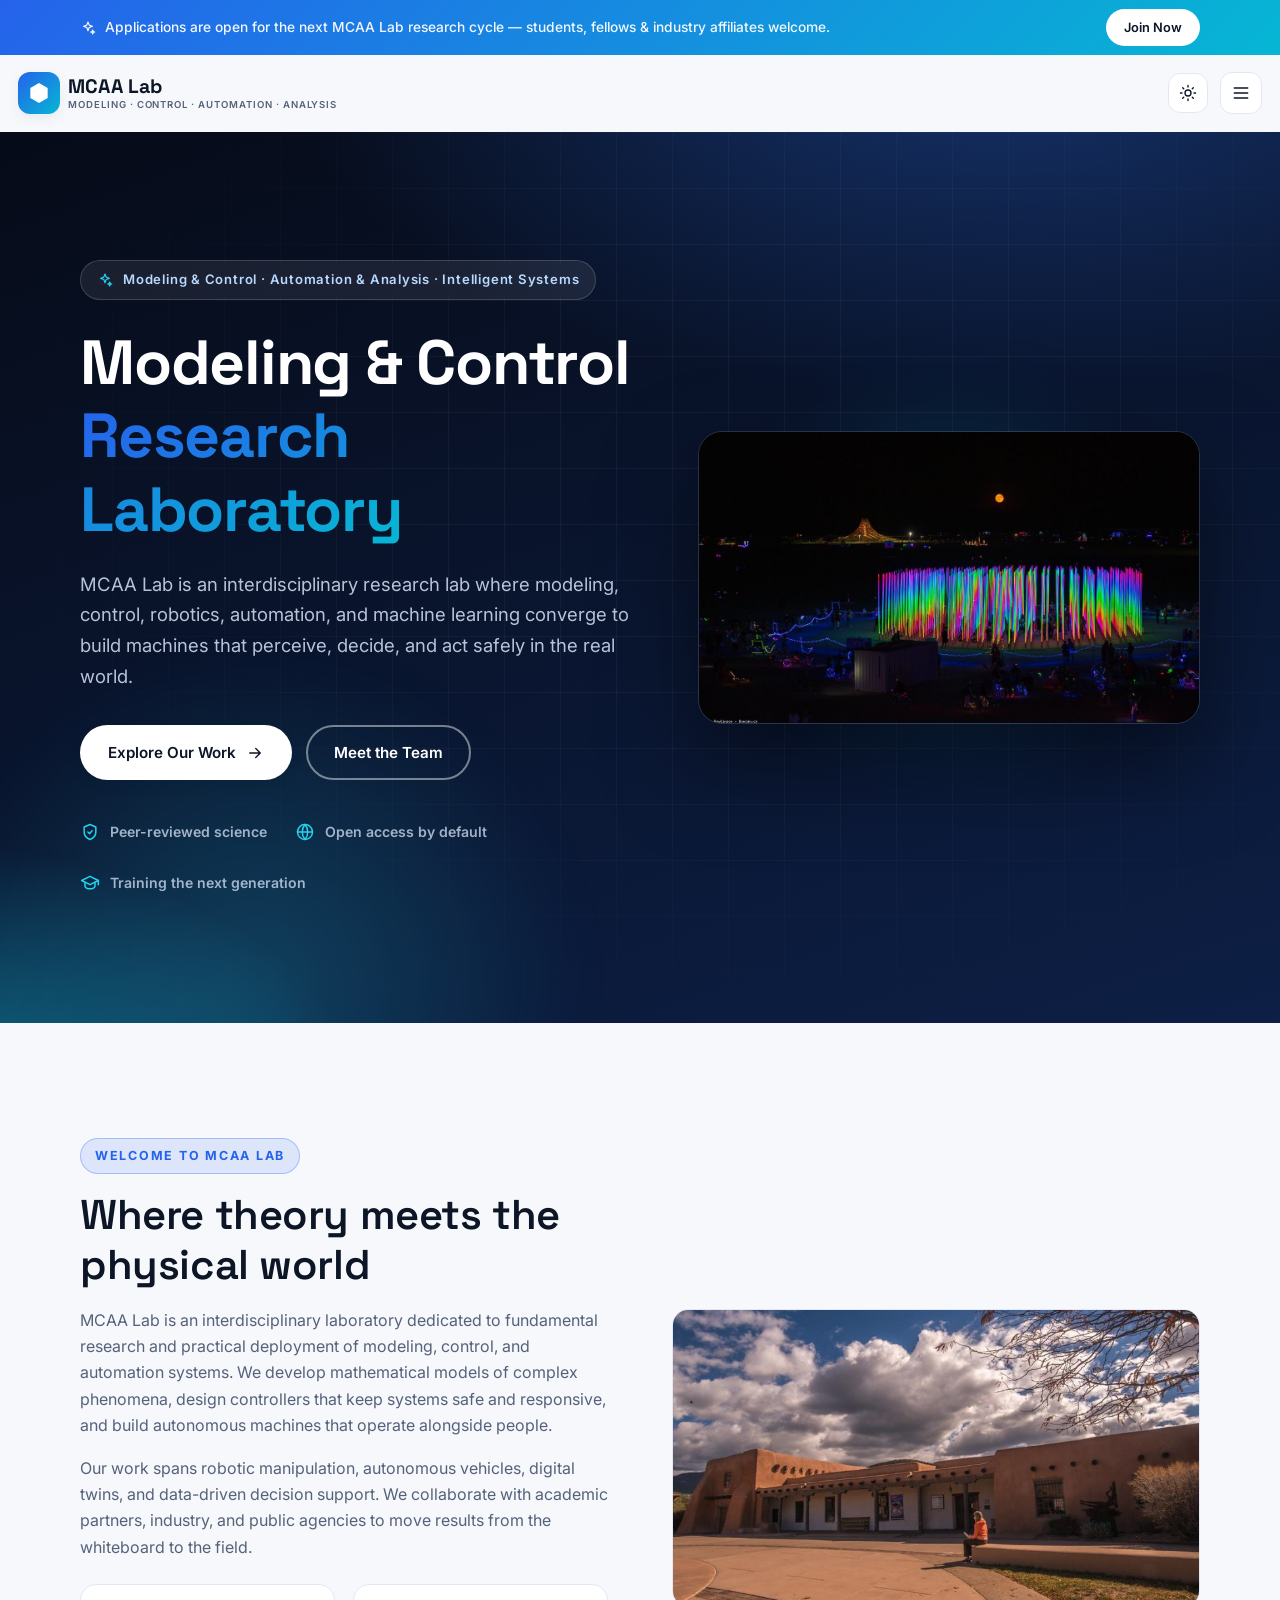
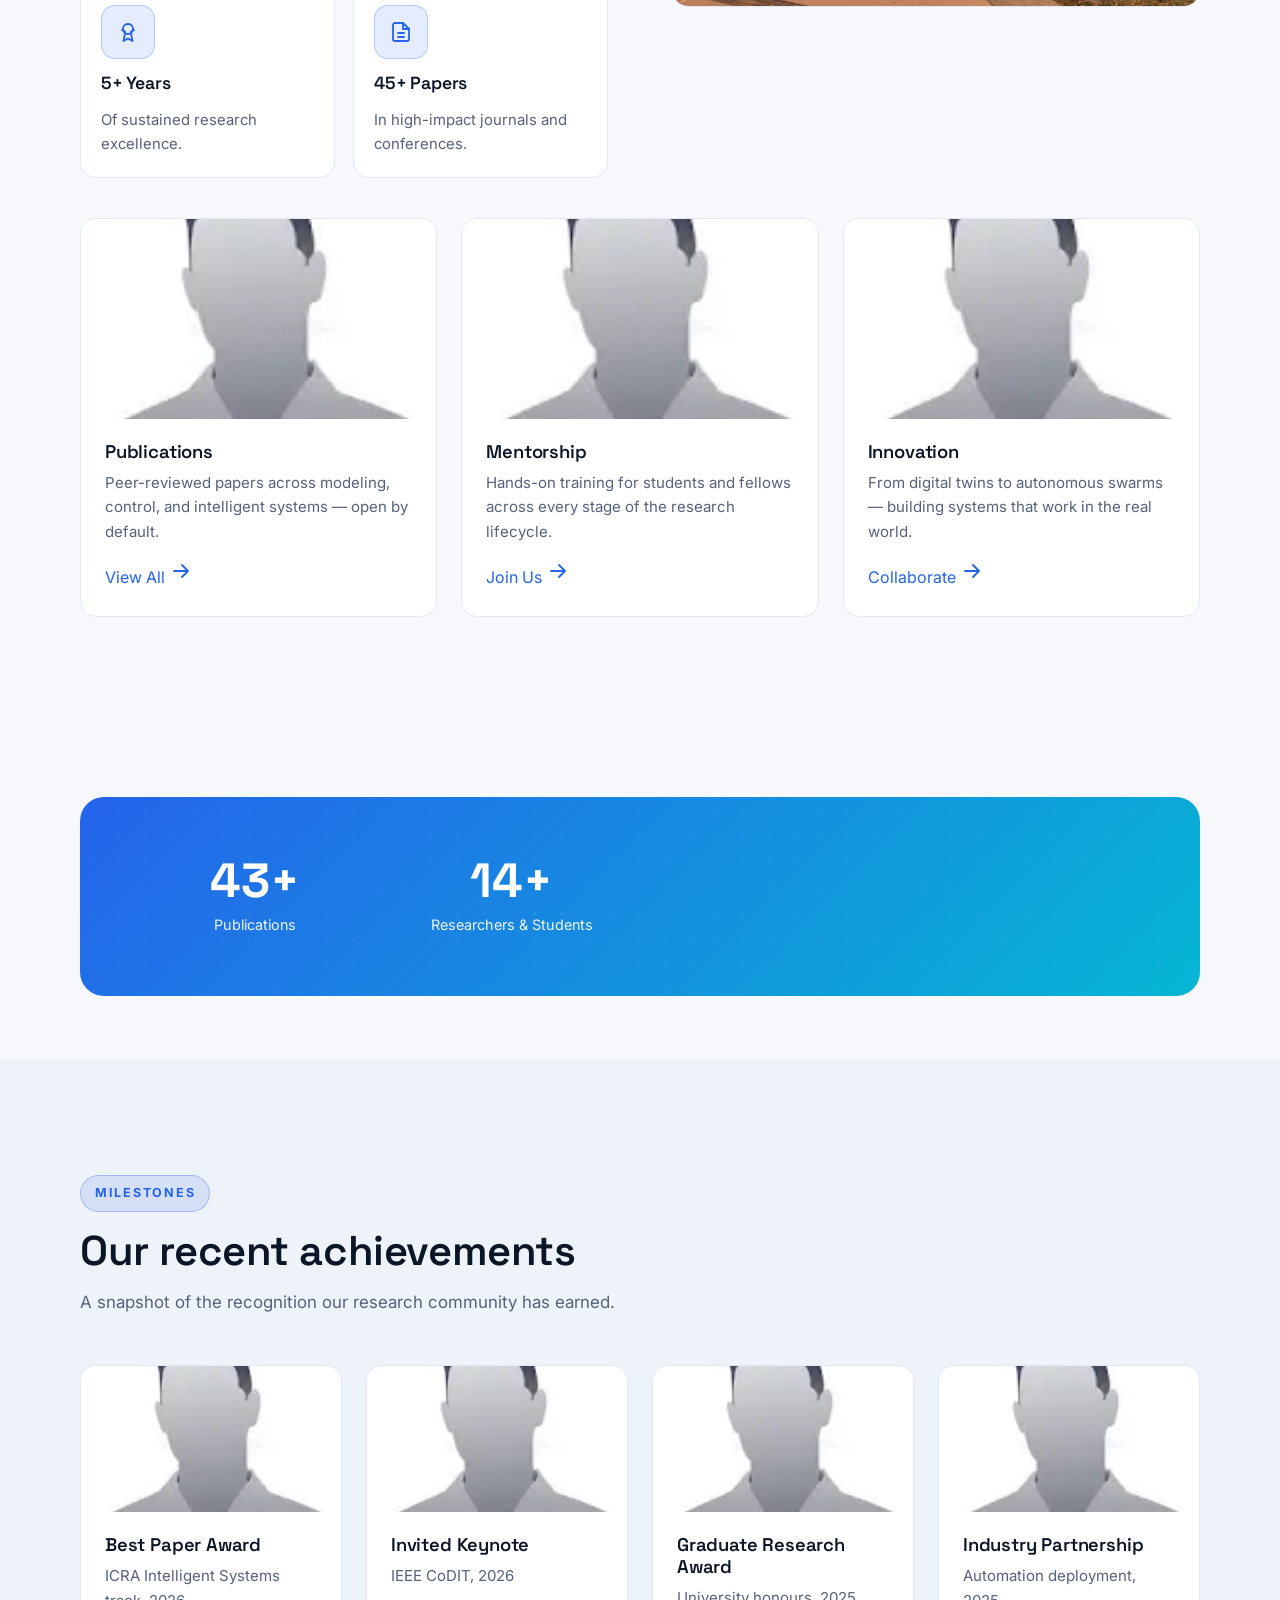
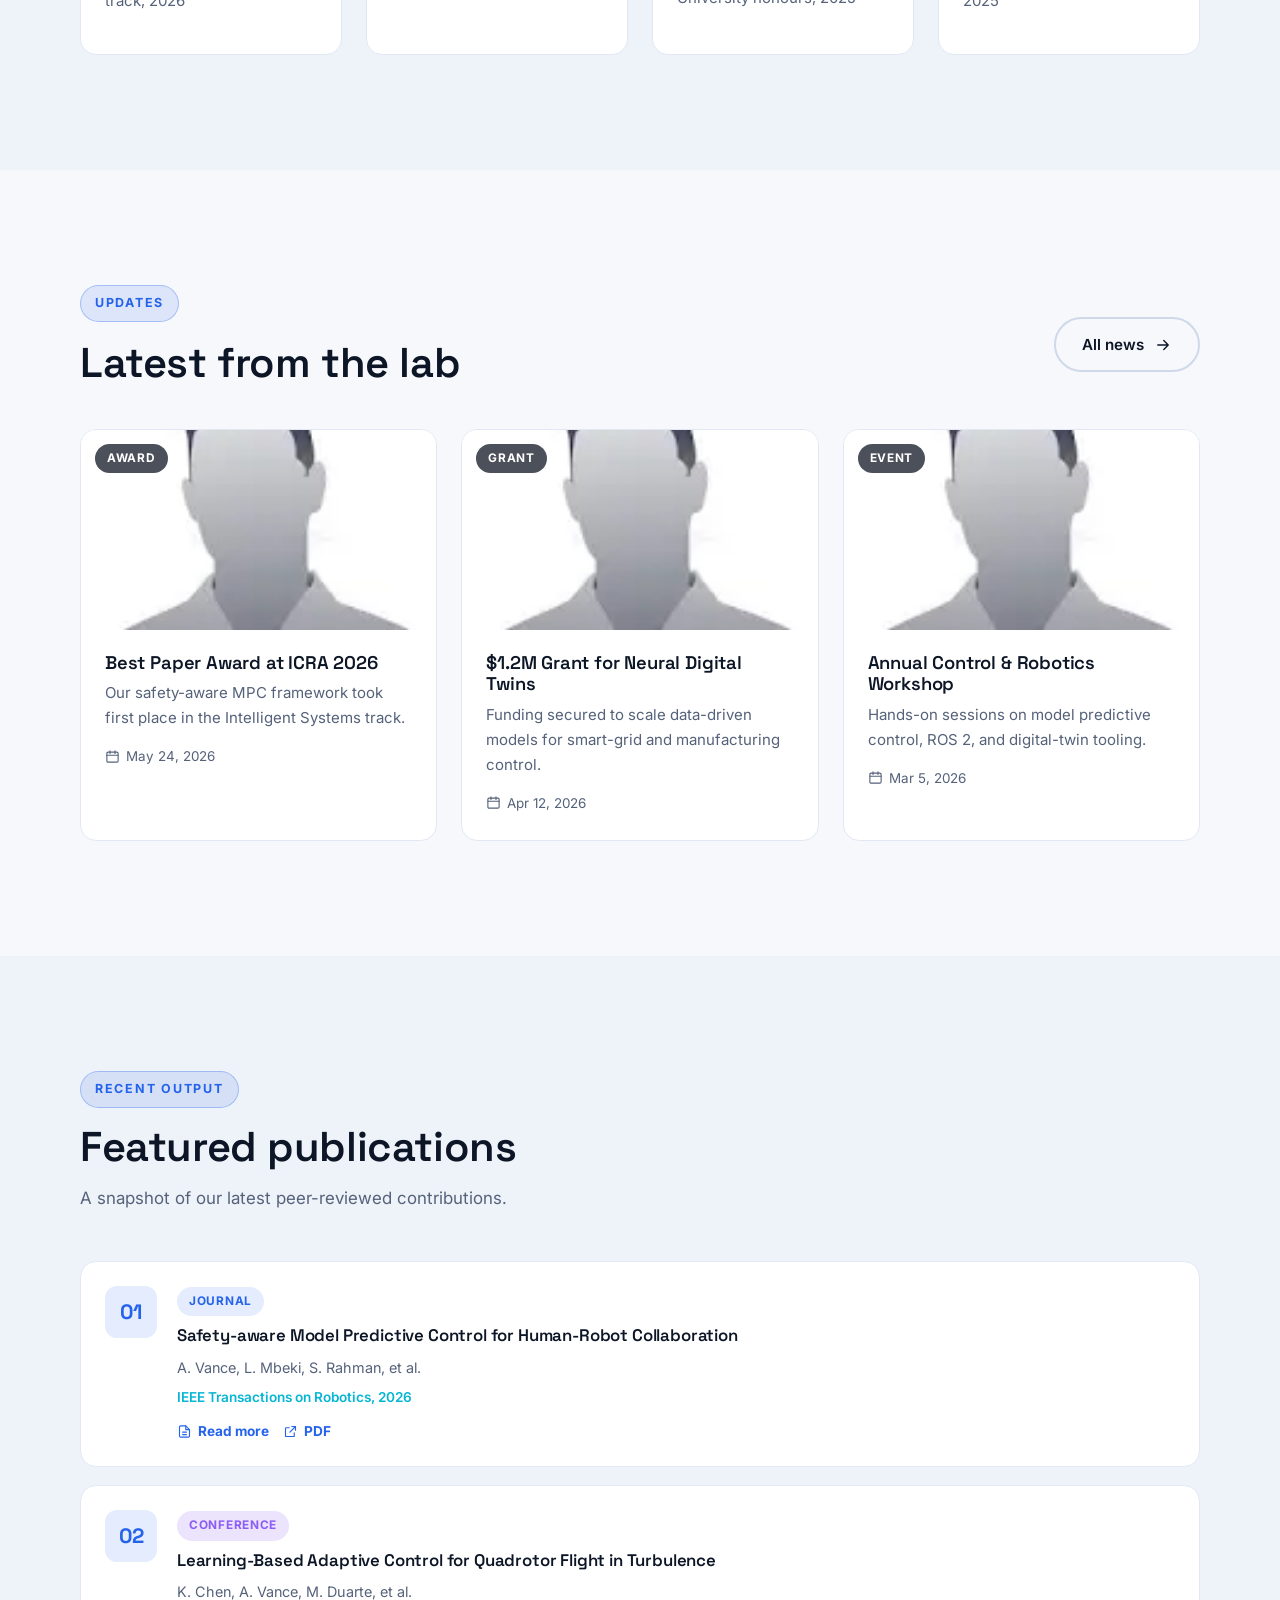
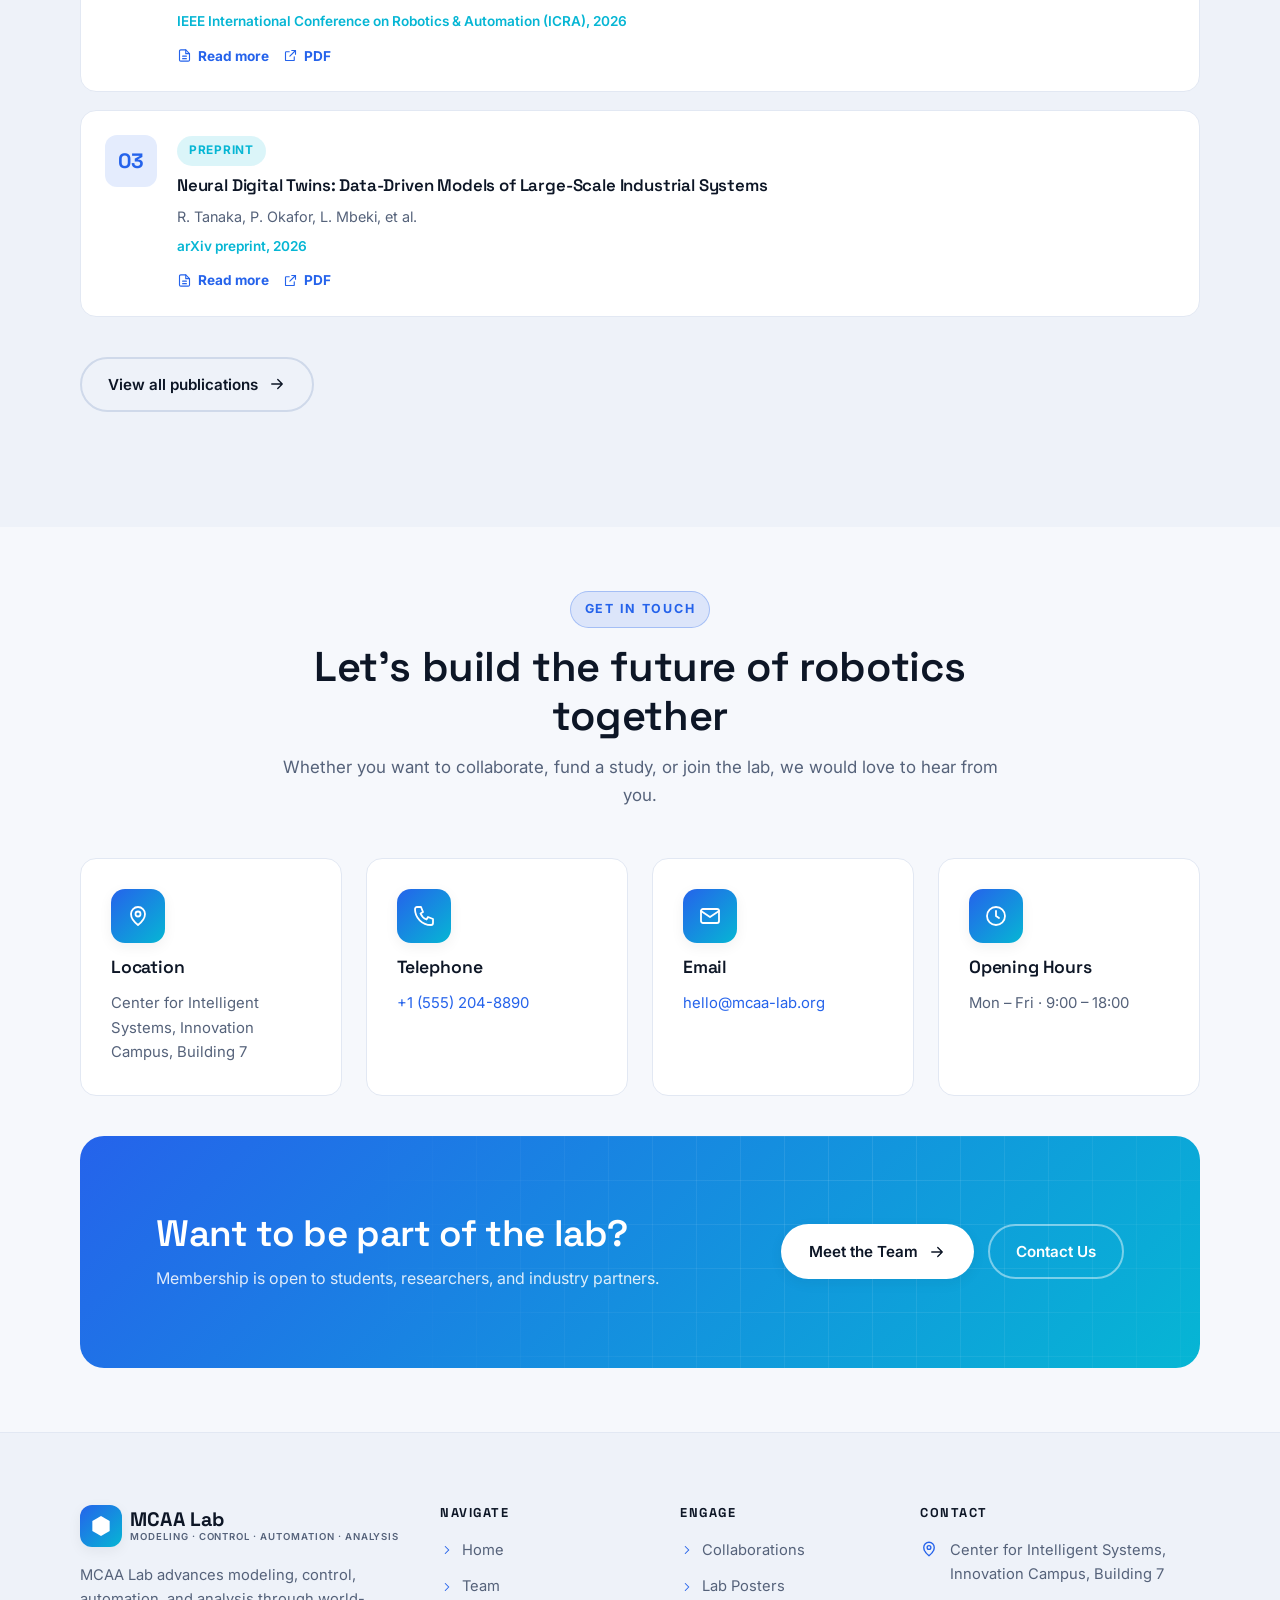
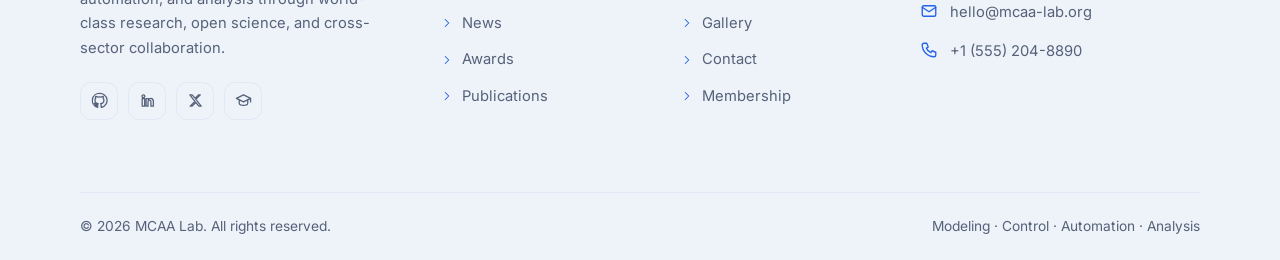
<file: index.html>
﻿<!DOCTYPE html>
<html lang="en">
<head>
    <meta charset="UTF-8">
    <meta name="viewport" content="width=device-width, initial-scale=1.0">
    <title>MCAA Lab | Modeling &middot; Control &middot; Automation &middot; Analysis</title>
    <meta name="description" content="MCAA Lab is a research laboratory advancing modeling, control, automation, and analysis through intelligent systems and data-driven engineering.">
    <link rel="icon" type="image/svg+xml" href="assets/images/brand.svg">
    <link rel="preconnect" href="https://fonts.googleapis.com">
    <link rel="preconnect" href="https://fonts.gstatic.com" crossorigin>
    <link href="https://fonts.googleapis.com/css2?family=Inter:wght@300;400;500;600;700;800&family=Space+Grotesk:wght@500;600;700&display=swap" rel="stylesheet">
    <link rel="stylesheet" href="assets/css/style.css">
</head>
<body>

    <!-- ============ ANNOUNCEMENT BAR ============ -->
    <div class="announce-bar">
        <div class="inner">
            <p><span class="icon"><svg xmlns="http://www.w3.org/2000/svg" viewBox="0 0 24 24" fill="none" stroke="currentColor" stroke-width="1.8" stroke-linecap="round" stroke-linejoin="round" aria-hidden="true"><path d="M12 3l1.8 4.7L18.5 9.5l-4.7 1.8L12 16l-1.8-4.7L5.5 9.5l4.7-1.8L12 3ZM19 15l.8 2.2L22 18l-2.2.8L19 21l-.8-2.2L16 18l2.2-.8L19 15Z"/></svg></span> Applications are open for the next MCAA Lab research cycle &mdash; students, fellows &amp; industry affiliates welcome.</p>
            <a href="membership.html" class="btn">Join Now</a>
        </div>
    </div>

    <!-- ============ HEADER ============ -->
    <header class="site-header" id="siteHeader">
        <div class="nav-inner">
            <a class="brand" href="index.html">
                <span class="brand-mark"><svg xmlns="http://www.w3.org/2000/svg" viewBox="0 0 24 24" fill="currentColor" aria-hidden="true"><path fill-rule="evenodd" d="M12 2l8.66 5v10L12 22l-8.66-5V7l8.66-5Z"/><circle cx="12" cy="12" r="4.5" fill="#fff" opacity=".95"/></svg></span>
                <span class="brand-name">MCAA Lab<span class="brand-sub">Modeling &middot; Control &middot; Automation &middot; Analysis</span></span>
            </a>
            <nav aria-label="Primary navigation">
                <ul class="nav-links">
                    <li class="nav-item active"><a class="nav-link" href="index.html">Home</a></li>
                    <li class="nav-item"><a class="nav-link" href="team.html">Team</a></li>
                    <li class="nav-item"><a class="nav-link" href="news.html">News</a></li>
                    <li class="nav-item"><a class="nav-link" href="awards.html">Awards</a></li>
                    <li class="nav-item"><a class="nav-link" href="publications.html">Publications</a></li>
                    <li class="nav-item"><a class="nav-link" href="collaborations.html">Collaborations</a></li>
                    <li class="nav-item"><a class="nav-link" href="lab-posters.html">Lab Posters</a></li>
                    <li class="nav-item"><a class="nav-link" href="gallery.html">Gallery</a></li>
                    <li class="nav-item"><a class="nav-link" href="contact.html">Contact</a></li>
                    <li class="nav-item"><a class="nav-link" href="membership.html">Membership</a></li>
                </ul>
            </nav>
            <div class="nav-actions">
                <button class="theme-toggle" id="themeToggle" aria-label="Toggle color theme">
                    <span class="icon icon-sun"><svg xmlns="http://www.w3.org/2000/svg" viewBox="0 0 24 24" fill="none" stroke="currentColor" stroke-width="1.8" stroke-linecap="round" stroke-linejoin="round" aria-hidden="true"><circle cx="12" cy="12" r="4"/><path d="M12 2v2M12 20v2M4.9 4.9l1.4 1.4M17.7 17.7l1.4 1.4M2 12h2M20 12h2M4.9 19.1l1.4-1.4M17.7 6.3l1.4-1.4"/></svg></span>
                    <span class="icon icon-moon"><svg xmlns="http://www.w3.org/2000/svg" viewBox="0 0 24 24" fill="none" stroke="currentColor" stroke-width="1.8" stroke-linecap="round" stroke-linejoin="round" aria-hidden="true"><path d="M21 12.8A9 9 0 1 1 11.2 3a7 7 0 0 0 9.8 9.8Z"/></svg></span>
                </button>
                <a href="contact.html" class="btn btn-primary btn-sm nav-btn">Get in Touch <span class="icon"><svg xmlns="http://www.w3.org/2000/svg" viewBox="0 0 24 24" fill="none" stroke="currentColor" stroke-width="1.8" stroke-linecap="round" stroke-linejoin="round" aria-hidden="true"><path d="M5 12h14M13 6l6 6-6 6"/></svg></span></a>
                <button class="hamburger" id="hamburger" aria-label="Open menu" aria-expanded="false">
                    <span class="icon"><svg xmlns="http://www.w3.org/2000/svg" viewBox="0 0 24 24" fill="none" stroke="currentColor" stroke-width="1.8" stroke-linecap="round" stroke-linejoin="round" aria-hidden="true"><path d="M4 6h16M4 12h16M4 18h16"/></svg></span>
                </button>
            </div>
        </div>
    </header>

    <!-- ============ MOBILE NAV ============ -->
    <div class="mobile-nav" id="mobileNav" aria-hidden="true">
        <div class="mobile-nav-head">
            <a class="brand" href="index.html">
                <span class="brand-mark"><svg xmlns="http://www.w3.org/2000/svg" viewBox="0 0 24 24" fill="currentColor" aria-hidden="true"><path fill-rule="evenodd" d="M12 2l8.66 5v10L12 22l-8.66-5V7l8.66-5Z"/><circle cx="12" cy="12" r="4.5" fill="#fff" opacity=".95"/></svg></span>
                <span class="brand-name">MCAA Lab<span class="brand-sub">Modeling &middot; Control &middot; Automation &middot; Analysis</span></span>
            </a>
            <button class="mobile-close" id="mobileClose" aria-label="Close menu">
                <span class="icon"><svg xmlns="http://www.w3.org/2000/svg" viewBox="0 0 24 24" fill="none" stroke="currentColor" stroke-width="1.8" stroke-linecap="round" stroke-linejoin="round" aria-hidden="true"><path d="M6 6l12 12M18 6L6 18"/></svg></span>
            </button>
        </div>
        <ul class="mobile-nav-list">
            <li><a class="mobile-link active" href="index.html">Home</a></li>
            <li><a class="mobile-link" href="team.html">Team</a></li>
            <li><a class="mobile-link" href="news.html">News</a></li>
            <li><a class="mobile-link" href="awards.html">Awards</a></li>
            <li><a class="mobile-link" href="publications.html">Publications</a></li>
            <li><a class="mobile-link" href="collaborations.html">Collaborations</a></li>
            <li><a class="mobile-link" href="lab-posters.html">Lab Posters</a></li>
            <li><a class="mobile-link" href="gallery.html">Gallery</a></li>
            <li><a class="mobile-link" href="contact.html">Contact</a></li>
            <li><a class="mobile-link" href="membership.html">Membership</a></li>
        </ul>
        <div class="mobile-nav-foot">
            <a href="contact.html" class="btn btn-primary">Get in Touch <span class="icon"><svg xmlns="http://www.w3.org/2000/svg" viewBox="0 0 24 24" fill="none" stroke="currentColor" stroke-width="1.8" stroke-linecap="round" stroke-linejoin="round" aria-hidden="true"><path d="M5 12h14M13 6l6 6-6 6"/></svg></span></a>
            <a href="team.html" class="btn btn-ghost">Meet the Team</a>
        </div>
    </div>

    <main>
        <!-- ============ HERO ============ -->
        <section class="hero">
            <div class="container">
                <div class="hero-copy">
                    <div class="hero-eyebrow">
                        <span class="icon"><svg xmlns="http://www.w3.org/2000/svg" viewBox="0 0 24 24" fill="none" stroke="currentColor" stroke-width="1.8" stroke-linecap="round" stroke-linejoin="round" aria-hidden="true"><path d="M12 3l1.8 4.7L18.5 9.5l-4.7 1.8L12 16l-1.8-4.7L5.5 9.5l4.7-1.8L12 3ZM19 15l.8 2.2L22 18l-2.2.8L19 21l-.8-2.2L16 18l2.2-.8L19 15Z"/></svg></span>
                        Modeling &amp; Control &middot; Automation &amp; Analysis &middot; Intelligent Systems
                    </div>
                    <h1>Modeling &amp; Control <span class="grad-text">Research Laboratory</span></h1>
                    <p class="lede">MCAA Lab is an interdisciplinary research lab where modeling, control, robotics, automation, and machine learning converge to build machines that perceive, decide, and act safely in the real world.</p>
                    <div class="hero-cta">
                        <a href="publications.html" class="btn btn-light">Explore Our Work <span class="icon"><svg xmlns="http://www.w3.org/2000/svg" viewBox="0 0 24 24" fill="none" stroke="currentColor" stroke-width="1.8" stroke-linecap="round" stroke-linejoin="round" aria-hidden="true"><path d="M5 12h14M13 6l6 6-6 6"/></svg></span></a>
                        <a href="team.html" class="btn btn-outline-light">Meet the Team</a>
                    </div>
                    <div class="hero-trust">
                        <div class="item"><span class="icon"><svg xmlns="http://www.w3.org/2000/svg" viewBox="0 0 24 24" fill="none" stroke="currentColor" stroke-width="1.8" stroke-linecap="round" stroke-linejoin="round" aria-hidden="true"><path d="M12 3l7 3v6c0 4.5-3 7.5-7 9-4-1.5-7-4.5-7-9V6l7-3Z"/><path d="M9.5 12l2 2 3-3.5"/></svg></span> Peer-reviewed science</div>
                        <div class="item"><span class="icon"><svg xmlns="http://www.w3.org/2000/svg" viewBox="0 0 24 24" fill="none" stroke="currentColor" stroke-width="1.8" stroke-linecap="round" stroke-linejoin="round" aria-hidden="true"><circle cx="12" cy="12" r="9"/><path d="M3 12h18M12 3a14 14 0 0 1 0 18M12 3a14 14 0 0 0 0 18"/></svg></span> Open access by default</div>
                        <div class="item"><span class="icon"><svg xmlns="http://www.w3.org/2000/svg" viewBox="0 0 24 24" fill="none" stroke="currentColor" stroke-width="1.8" stroke-linecap="round" stroke-linejoin="round" aria-hidden="true"><path d="M2 9l10-5 10 5-10 5L2 9Z"/><path d="M6 11.5V16c0 1.5 2.7 3 6 3s6-1.5 6-3v-4.5M22 9v5"/></svg></span> Training the next generation</div>
                    </div>
                </div>
                <div class="hero-visual">
                    <div class="glow"></div>
                    <img src="assets/images/hero-robot.jpg" alt="Robotics and automation research hardware in the MCAA laboratory" loading="eager">
                  <!--  <div class="float-chip fc-1"><span class="icon"><svg xmlns="http://www.w3.org/2000/svg" viewBox="0 0 24 24" fill="none" stroke="currentColor" stroke-width="1.8" stroke-linecap="round" stroke-linejoin="round" aria-hidden="true"><circle cx="12" cy="12" r="9"/><circle cx="12" cy="12" r="5"/><circle cx="12" cy="12" r="1"/></svg></span><span><small>Field-proven controllers</small><b>98.6% accuracy</b></span></div>--> 
                <!--   <div class="float-chip fc-2"><span class="icon"><svg xmlns="http://www.w3.org/2000/svg" viewBox="0 0 24 24" fill="none" stroke="currentColor" stroke-width="1.8" stroke-linecap="round" stroke-linejoin="round" aria-hidden="true"><rect x="4" y="8" width="16" height="12" rx="2"/><path d="M12 8V4M8 4h8M2 12h2M20 12h2"/><circle cx="9" cy="14" r="1"/><circle cx="15" cy="14" r="1"/><path d="M9 18h6"/></svg></span><span><small>Autonomy roadmap</small><b>Level 4 capability</b></span></div>--> 
                <!--   <div class="float-chip fc-3"><span class="icon"><svg xmlns="http://www.w3.org/2000/svg" viewBox="0 0 24 24" fill="none" stroke="currentColor" stroke-width="1.8" stroke-linecap="round" stroke-linejoin="round" aria-hidden="true"><path d="M4 19.5A2.5 2.5 0 0 1 6.5 17H20V3H6.5A2.5 2.5 0 0 0 4 5.5v14Z"/><path d="M4 19.5A2.5 2.5 0 0 0 6.5 22H20v-5"/></svg></span><span><small>Open output</small><b>40+ publications</b></span></div>--> 
                </div>
            </div>
        </section>

        <!-- ============ WELCOME / ABOUT PREVIEW ============ -->
        <section class="section">
            <div class="container">
                <div class="split">
                    <div class="reveal">
                        <div class="eyebrow mb-2">Welcome to MCAA Lab</div>
                        <h2 class="h-lg">Where theory meets the physical world</h2>
                        <p class="text-muted mb-2">MCAA Lab is an interdisciplinary laboratory dedicated to fundamental research and practical deployment of modeling, control, and automation systems. We develop mathematical models of complex phenomena, design controllers that keep systems safe and responsive, and build autonomous machines that operate alongside people.</p>
                        <p class="text-muted mb-3">Our work spans robotic manipulation, autonomous vehicles, digital twins, and data-driven decision support. We collaborate with academic partners, industry, and public agencies to move results from the whiteboard to the field.</p>
                        <div class="grid grid-2 mt-3 gap-md">
                            <div class="feature-box compact">
                                <div class="icon-tile tile-soft"><span class="icon"><svg xmlns="http://www.w3.org/2000/svg" viewBox="0 0 24 24" fill="none" stroke="currentColor" stroke-width="1.8" stroke-linecap="round" stroke-linejoin="round" aria-hidden="true"><circle cx="12" cy="9" r="5"/><path d="M9 13.5 7.5 21 12 18.5 16.5 21 15 13.5M9 11.5l-3-1.5M15 11.5l3-1.5"/></svg></span></div>
                                <h4>5+ Years</h4>
                                <p>Of sustained research excellence.</p>
                            </div>
                            <div class="feature-box compact">
                                <div class="icon-tile tile-soft"><span class="icon"><svg xmlns="http://www.w3.org/2000/svg" viewBox="0 0 24 24" fill="none" stroke="currentColor" stroke-width="1.8" stroke-linecap="round" stroke-linejoin="round" aria-hidden="true"><path d="M14 3H6a2 2 0 0 0-2 2v14a2 2 0 0 0 2 2h12a2 2 0 0 0 2-2V9l-6-6Z"/><path d="M14 3v6h6M9 13h6M9 17h6"/></svg></span></div>
                                <h4>45+ Papers</h4>
                                <p>In high-impact journals and conferences.</p>
                            </div>
                        </div>
                    </div>
                    <div class="reveal delay-1">
                        <div class="card-media">
                            <div class="thumb"><img src="assets/images/gal-2.jpg" alt="Main MCAA laboratory workbench"></div>
                        </div>
                    </div>
                </div>

                <div class="grid grid-3 mt-4">
                    <article class="card-media reveal">
                        <div class="thumb"><img src="assets/images/Imageicon.webp" alt="Researchers reviewing a journal publication"></div>
                        <div class="body">
                            <h3>Publications</h3>
                            <p>Peer-reviewed papers across modeling, control, and intelligent systems &mdash; open by default.</p>
                            <div class="d-flex gap-sm">
                                <a class="link-more" href="publications.html">View All <span class="icon"><svg xmlns="http://www.w3.org/2000/svg" viewBox="0 0 24 24" fill="none" stroke="currentColor" stroke-width="1.8" stroke-linecap="round" stroke-linejoin="round" aria-hidden="true"><path d="M5 12h14M13 6l6 6-6 6"/></svg></span></a>
                            </div>
                        </div>
                    </article>
                    <article class="card-media reveal delay-1">
                        <div class="thumb"><img src="assets/images/Imageicon.webp" alt="Mentorship session with graduate students"></div>
                        <div class="body">
                            <h3>Mentorship</h3>
                            <p>Hands-on training for students and fellows across every stage of the research lifecycle.</p>
                            <div class="d-flex gap-sm">
                                <a class="link-more" href="team.html">Join Us <span class="icon"><svg xmlns="http://www.w3.org/2000/svg" viewBox="0 0 24 24" fill="none" stroke="currentColor" stroke-width="1.8" stroke-linecap="round" stroke-linejoin="round" aria-hidden="true"><path d="M5 12h14M13 6l6 6-6 6"/></svg></span></a>
                            </div>
                        </div>
                    </article>
                    <article class="card-media reveal delay-2">
                        <div class="thumb"><img src="assets/images/Imageicon.webp" alt="Prototyping an autonomous system"></div>
                        <div class="body">
                            <h3>Innovation</h3>
                            <p>From digital twins to autonomous swarms &mdash; building systems that work in the real world.</p>
                            <div class="d-flex gap-sm">
                                <a class="link-more" href="index.html#contact">Collaborate <span class="icon"><svg xmlns="http://www.w3.org/2000/svg" viewBox="0 0 24 24" fill="none" stroke="currentColor" stroke-width="1.8" stroke-linecap="round" stroke-linejoin="round" aria-hidden="true"><path d="M5 12h14M13 6l6 6-6 6"/></svg></span></a>
                            </div>
                        </div>
                    </article>
                </div>
            </div>
        </section>

        <!-- ============ STATS BAND ============ -->
        <section class="section section-tight">
            <div class="container">
                <div class="stats-band reveal">
                    <div class="stats-grid">
                        <div class="stat"><div class="num"><span data-count="45" data-suffix="+">0</span></div><div class="lbl">Publications</div></div>
                        <div class="stat"><div class="num"><span data-count="15" data-suffix="+">0</span></div><div class="lbl">Researchers &amp; Students</div></div>
                       <!-- <div class="stat"><div class="num"><span data-count="12" data-suffix="+">0</span></div><div class="lbl">Patents &amp; Copyrights</div></div> -->
                      <!--  <div class="stat"><div class="num"><span data-count="8">0</span></div><div class="lbl">Books &amp; Chapters</div></div>-->
                    </div>
                </div>
            </div>
        </section>

        <!-- ============ ACHIEVEMENTS ============ -->
        <section class="section section-alt">
            <div class="container">
                <div class="section-head reveal">
                    <span class="eyebrow">Milestones</span>
                    <h2>Our recent achievements</h2>
                    <p>A snapshot of the recognition our research community has earned.</p>
                </div>
                <div class="grid grid-4">
                    <article class="card-media reveal">
                        <div class="thumb"><img src="assets/images/Imageicon.webp" alt="Best paper award ceremony"></div>
                        <div class="body">
                            <h3>Best Paper Award</h3>
                            <p class="text-muted">ICRA Intelligent Systems track, 2026</p>
                        </div>
                    </article>
                    <article class="card-media reveal delay-1">
                        <div class="thumb"><img src="assets/images/Imageicon.webp" alt="Keynote conference talk"></div>
                        <div class="body">
                            <h3>Invited Keynote</h3>
                            <p class="text-muted">IEEE CoDIT, 2026</p>
                        </div>
                    </article>
                    <article class="card-media reveal delay-2">
                        <div class="thumb"><img src="assets/images/Imageicon.webp" alt="Laboratory science milestone"></div>
                        <div class="body">
                            <h3>Graduate Research Award</h3>
                            <p class="text-muted">University honours, 2025</p>
                        </div>
                    </article>
                    <article class="card-media reveal delay-3">
                        <div class="thumb"><img src="assets/images/Imageicon.webp" alt="Research group meeting"></div>
                        <div class="body">
                            <h3>Industry Partnership</h3>
                            <p class="text-muted">Automation deployment, 2025</p>
                        </div>
                    </article>
                </div>
            </div>
        </section>

        <!-- ============ LATEST NEWS ============ -->
        <section class="section">
            <div class="container">
                <div class="d-flex flex-between mb-3 reveal">
                    <div>
                        <span class="eyebrow mb-2">Updates</span>
                        <h2 class="h-lg">Latest from the lab</h2>
                    </div>
                    <a href="news.html" class="btn btn-ghost">All news <span class="icon"><svg xmlns="http://www.w3.org/2000/svg" viewBox="0 0 24 24" fill="none" stroke="currentColor" stroke-width="1.8" stroke-linecap="round" stroke-linejoin="round" aria-hidden="true"><path d="M5 12h14M13 6l6 6-6 6"/></svg></span></a>
                </div>
                <div class="grid grid-3">
                    <article class="card-media reveal">
                        <div class="thumb"><span class="badge">Award</span><img src="assets/images/Imageicon.webp" alt="Best paper award"></div>
                        <div class="body">
                            <h3>Best Paper Award at ICRA 2026</h3>
                            <p>Our safety-aware MPC framework took first place in the Intelligent Systems track.</p>
                            <div class="meta"><span><span class="icon"><svg xmlns="http://www.w3.org/2000/svg" viewBox="0 0 24 24" fill="none" stroke="currentColor" stroke-width="1.8" stroke-linecap="round" stroke-linejoin="round" aria-hidden="true"><rect x="3" y="5" width="18" height="16" rx="2"/><path d="M8 3v4M16 3v4M3 10h18"/></svg></span> May 24, 2026</span></div>
                        </div>
                    </article>
                    <article class="card-media reveal delay-1">
                        <div class="thumb"><span class="badge">Grant</span><img src="assets/images/Imageicon.webp" alt="New research grant"></div>
                        <div class="body">
                            <h3>$1.2M Grant for Neural Digital Twins</h3>
                            <p>Funding secured to scale data-driven models for smart-grid and manufacturing control.</p>
                            <div class="meta"><span><span class="icon"><svg xmlns="http://www.w3.org/2000/svg" viewBox="0 0 24 24" fill="none" stroke="currentColor" stroke-width="1.8" stroke-linecap="round" stroke-linejoin="round" aria-hidden="true"><rect x="3" y="5" width="18" height="16" rx="2"/><path d="M8 3v4M16 3v4M3 10h18"/></svg></span> Apr 12, 2026</span></div>
                        </div>
                    </article>
                    <article class="card-media reveal delay-2">
                        <div class="thumb"><span class="badge">Event</span><img src="assets/images/Imageicon.webp" alt="Annual workshop"></div>
                        <div class="body">
                            <h3>Annual Control &amp; Robotics Workshop</h3>
                            <p>Hands-on sessions on model predictive control, ROS 2, and digital-twin tooling.</p>
                            <div class="meta"><span><span class="icon"><svg xmlns="http://www.w3.org/2000/svg" viewBox="0 0 24 24" fill="none" stroke="currentColor" stroke-width="1.8" stroke-linecap="round" stroke-linejoin="round" aria-hidden="true"><rect x="3" y="5" width="18" height="16" rx="2"/><path d="M8 3v4M16 3v4M3 10h18"/></svg></span> Mar 5, 2026</span></div>
                        </div>
                    </article>
                </div>
            </div>
        </section>

        <!-- ============ FEATURED PUBLICATIONS ============ -->
        <section class="section section-alt">
            <div class="container">
                <div class="section-head reveal">
                    <span class="eyebrow">Recent Output</span>
                    <h2>Featured publications</h2>
                    <p>A snapshot of our latest peer-reviewed contributions.</p>
                </div>
                <div class="grid gap-md">
                    <article class="pub-card reveal">
                        <div class="pub-index">01</div>
                        <div>
                            <span class="badge badge-blue mb-1">Journal</span>
                            <h3>Safety-aware Model Predictive Control for Human-Robot Collaboration</h3>
                            <p class="authors">A. Vance, L. Mbeki, S. Rahman, et al.</p>
                            <p class="venue">IEEE Transactions on Robotics, 2026</p>
                            <div class="links"><a href="publications.html#journals"><span class="icon"><svg xmlns="http://www.w3.org/2000/svg" viewBox="0 0 24 24" fill="none" stroke="currentColor" stroke-width="1.8" stroke-linecap="round" stroke-linejoin="round" aria-hidden="true"><path d="M14 3H6a2 2 0 0 0-2 2v14a2 2 0 0 0 2 2h12a2 2 0 0 0 2-2V9l-6-6Z"/><path d="M14 3v6h6M9 13h6M9 17h6"/></svg></span> Read more</a><a href="#"><span class="icon"><svg xmlns="http://www.w3.org/2000/svg" viewBox="0 0 24 24" fill="none" stroke="currentColor" stroke-width="1.8" stroke-linecap="round" stroke-linejoin="round" aria-hidden="true"><path d="M14 4h6v6M20 4L11 13M18 14v5a1 1 0 0 1-1 1H5a1 1 0 0 1-1-1V7a1 1 0 0 1 1-1h5"/></svg></span> PDF</a></div>
                        </div>
                    </article>
                    <article class="pub-card reveal delay-1">
                        <div class="pub-index">02</div>
                        <div>
                            <span class="badge badge-purple mb-1">Conference</span>
                            <h3>Learning-Based Adaptive Control for Quadrotor Flight in Turbulence</h3>
                            <p class="authors">K. Chen, A. Vance, M. Duarte, et al.</p>
                            <p class="venue">IEEE International Conference on Robotics &amp; Automation (ICRA), 2026</p>
                            <div class="links"><a href="publications.html#conferences"><span class="icon"><svg xmlns="http://www.w3.org/2000/svg" viewBox="0 0 24 24" fill="none" stroke="currentColor" stroke-width="1.8" stroke-linecap="round" stroke-linejoin="round" aria-hidden="true"><path d="M14 3H6a2 2 0 0 0-2 2v14a2 2 0 0 0 2 2h12a2 2 0 0 0 2-2V9l-6-6Z"/><path d="M14 3v6h6M9 13h6M9 17h6"/></svg></span> Read more</a><a href="#"><span class="icon"><svg xmlns="http://www.w3.org/2000/svg" viewBox="0 0 24 24" fill="none" stroke="currentColor" stroke-width="1.8" stroke-linecap="round" stroke-linejoin="round" aria-hidden="true"><path d="M14 4h6v6M20 4L11 13M18 14v5a1 1 0 0 1-1 1H5a1 1 0 0 1-1-1V7a1 1 0 0 1 1-1h5"/></svg></span> PDF</a></div>
                        </div>
                    </article>
                    <article class="pub-card reveal delay-2">
                        <div class="pub-index">03</div>
                        <div>
                            <span class="badge badge-teal mb-1">Preprint</span>
                            <h3>Neural Digital Twins: Data-Driven Models of Large-Scale Industrial Systems</h3>
                            <p class="authors">R. Tanaka, P. Okafor, L. Mbeki, et al.</p>
                            <p class="venue">arXiv preprint, 2026</p>
                            <div class="links"><a href="publications.html#preprints"><span class="icon"><svg xmlns="http://www.w3.org/2000/svg" viewBox="0 0 24 24" fill="none" stroke="currentColor" stroke-width="1.8" stroke-linecap="round" stroke-linejoin="round" aria-hidden="true"><path d="M14 3H6a2 2 0 0 0-2 2v14a2 2 0 0 0 2 2h12a2 2 0 0 0 2-2V9l-6-6Z"/><path d="M14 3v6h6M9 13h6M9 17h6"/></svg></span> Read more</a><a href="#"><span class="icon"><svg xmlns="http://www.w3.org/2000/svg" viewBox="0 0 24 24" fill="none" stroke="currentColor" stroke-width="1.8" stroke-linecap="round" stroke-linejoin="round" aria-hidden="true"><path d="M14 4h6v6M20 4L11 13M18 14v5a1 1 0 0 1-1 1H5a1 1 0 0 1-1-1V7a1 1 0 0 1 1-1h5"/></svg></span> PDF</a></div>
                        </div>
                    </article>
                </div>
                <div class="mt-4 reveal">
                    <a href="publications.html" class="btn btn-ghost">View all publications <span class="icon"><svg xmlns="http://www.w3.org/2000/svg" viewBox="0 0 24 24" fill="none" stroke="currentColor" stroke-width="1.8" stroke-linecap="round" stroke-linejoin="round" aria-hidden="true"><path d="M5 12h14M13 6l6 6-6 6"/></svg></span></a>
                </div>
            </div>
        </section>

        <!-- ============ GET IN TOUCH ============ -->
        <section class="section section-tight" id="contact">
            <div class="container">
                <div class="section-head center reveal">
                    <span class="eyebrow">Get in Touch</span>
                    <h2>Let&rsquo;s build the future of robotics together</h2>
                    <p>Whether you want to collaborate, fund a study, or join the lab, we would love to hear from you.</p>
                </div>
                <div class="grid grid-4">
                    <div class="feature-box reveal">
                        <div class="icon-tile"><span class="icon"><svg xmlns="http://www.w3.org/2000/svg" viewBox="0 0 24 24" fill="none" stroke="currentColor" stroke-width="1.8" stroke-linecap="round" stroke-linejoin="round" aria-hidden="true"><path d="M12 21s-7-5.5-7-11a7 7 0 0 1 14 0c0 5.5-7 11-7 11Z"/><circle cx="12" cy="10" r="2.5"/></svg></span></div>
                        <h4>Location</h4>
                        <p>Center for Intelligent Systems, Innovation Campus, Building 7</p>
                    </div>
                    <div class="feature-box reveal delay-1">
                        <div class="icon-tile"><span class="icon"><svg xmlns="http://www.w3.org/2000/svg" viewBox="0 0 24 24" fill="none" stroke="currentColor" stroke-width="1.8" stroke-linecap="round" stroke-linejoin="round" aria-hidden="true"><path d="M5 3h4l2 5-2.5 1.5a11 11 0 0 0 6 6L16 13l5 2v4a2 2 0 0 1-2 2A16 16 0 0 1 3 5a2 2 0 0 1 2-2Z"/></svg></span></div>
                        <h4>Telephone</h4>
                        <p><a href="tel:+15552048890">+1 (555) 204-8890</a></p>
                    </div>
                    <div class="feature-box reveal delay-2">
                        <div class="icon-tile"><span class="icon"><svg xmlns="http://www.w3.org/2000/svg" viewBox="0 0 24 24" fill="none" stroke="currentColor" stroke-width="1.8" stroke-linecap="round" stroke-linejoin="round" aria-hidden="true"><rect x="3" y="5" width="18" height="14" rx="2"/><path d="M3 7l9 6 9-6"/></svg></span></div>
                        <h4>Email</h4>
                        <p><a href="mailto:hello@mcaa-lab.org">hello@mcaa-lab.org</a></p>
                    </div>
                    <div class="feature-box reveal delay-3">
                        <div class="icon-tile"><span class="icon"><svg xmlns="http://www.w3.org/2000/svg" viewBox="0 0 24 24" fill="none" stroke="currentColor" stroke-width="1.8" stroke-linecap="round" stroke-linejoin="round" aria-hidden="true"><circle cx="12" cy="12" r="9"/><path d="M12 7v5l3 2"/></svg></span></div>
                        <h4>Opening Hours</h4>
                        <p>Mon &ndash; Fri &middot; 9:00 &ndash; 18:00</p>
                    </div>
                </div>
                <div class="cta-band mt-4 reveal">
                    <div class="inner">
                        <div>
                            <h2>Want to be part of the lab?</h2>
                            <p>Membership is open to students, researchers, and industry partners.</p>
                        </div>
                        <div class="d-flex gap-sm">
                            <a href="team.html" class="btn btn-light">Meet the Team <span class="icon"><svg xmlns="http://www.w3.org/2000/svg" viewBox="0 0 24 24" fill="none" stroke="currentColor" stroke-width="1.8" stroke-linecap="round" stroke-linejoin="round" aria-hidden="true"><path d="M5 12h14M13 6l6 6-6 6"/></svg></span></a>
                            <a href="mailto:hello@mcaa-lab.org" class="btn btn-outline-light">Contact Us</a>
                        </div>
                    </div>
                </div>
            </div>
        </section>
    </main>

    <!-- ============ FOOTER ============ -->
    <footer class="site-footer">
        <div class="container">
            <div class="footer-main">
                <div class="footer-brand">
                    <a class="brand" href="index.html">
                        <span class="brand-mark"><svg xmlns="http://www.w3.org/2000/svg" viewBox="0 0 24 24" fill="currentColor" aria-hidden="true"><path fill-rule="evenodd" d="M12 2l8.66 5v10L12 22l-8.66-5V7l8.66-5Z"/><circle cx="12" cy="12" r="4.5" fill="#fff" opacity=".95"/></svg></span>
                        <span class="brand-name">MCAA Lab<span class="brand-sub">Modeling &middot; Control &middot; Automation &middot; Analysis</span></span>
                    </a>
                    <p>MCAA Lab advances modeling, control, automation, and analysis through world-class research, open science, and cross-sector collaboration.</p>
                    <div class="socials">
                        <a href="#" aria-label="GitHub"><span class="icon"><svg xmlns="http://www.w3.org/2000/svg" viewBox="0 0 24 24" fill="none" stroke="currentColor" stroke-width="1.8" stroke-linecap="round" stroke-linejoin="round" aria-hidden="true"><path d="M12 2a10 10 0 0 0-3.2 19.5c.5.1.7-.2.7-.5v-1.7c-2.8.6-3.4-1.2-3.4-1.2-.4-1.2-1.1-1.5-1.1-1.5-.9-.6.1-.6.1-.6 1 .1 1.5 1 1.5 1 .9 1.6 2.4 1.1 3 .9.1-.7.4-1.1.6-1.4-2.2-.3-4.6-1.1-4.6-5 0-1.1.4-2 1-2.7 0-.3-.4-1.3.1-2.7 0 0 .8-.3 2.7 1a9.4 9.4 0 0 1 5 0c1.9-1.3 2.7-1 2.7-1 .5 1.4.1 2.4.1 2.7.6.7 1 1.6 1 2.7 0 3.9-2.4 4.7-4.6 5 .4.3.7.9.7 1.9v2.8c0 .3.2.6.7.5A10 10 0 0 0 12 2Z"/></svg></span></a>
                        <a href="#" aria-label="LinkedIn"><span class="icon"><svg xmlns="http://www.w3.org/2000/svg" viewBox="0 0 24 24" fill="none" stroke="currentColor" stroke-width="1.8" stroke-linecap="round" stroke-linejoin="round" aria-hidden="true"><path d="M4.5 9.5H8V20H4.5V9.5ZM6.25 4a2 2 0 1 1 0 4 2 2 0 0 1 0-4ZM10 9.5H13.4v1.4h.05A3.7 3.7 0 0 1 16.7 9c3 0 3.6 2 3.6 4.5V20h-3.5v-5.5c0-1.3 0-3-1.9-3-1.9 0-2.2 1.4-2.2 2.9V20H10V9.5Z"/></svg></span></a>
                        <a href="#" aria-label="X (Twitter)"><span class="icon"><svg xmlns="http://www.w3.org/2000/svg" viewBox="0 0 24 24" fill="none" stroke="currentColor" stroke-width="1.8" stroke-linecap="round" stroke-linejoin="round" aria-hidden="true"><path d="M4 4l7.2 9.3L4.4 20h2.5l5.4-5.2L16.8 20H20l-7.5-9.7L18.8 4h-2.5l-4.8 4.7L7.2 4H4Z"/></svg></span></a>
                        <a href="#" aria-label="Google Scholar"><span class="icon"><svg xmlns="http://www.w3.org/2000/svg" viewBox="0 0 24 24" fill="none" stroke="currentColor" stroke-width="1.8" stroke-linecap="round" stroke-linejoin="round" aria-hidden="true"><path d="M2 9l10-5 10 5-10 5L2 9Z"/><path d="M6 11.5V16c0 1.5 2.7 3 6 3s6-1.5 6-3v-4.5M22 9v5"/></svg></span></a>
                    </div>
                </div>
                <div>
                    <h4 class="footer-title">Navigate</h4>
                    <ul class="footer-links">
                        <li><a href="index.html"><span class="icon"><svg xmlns="http://www.w3.org/2000/svg" viewBox="0 0 24 24" fill="none" stroke="currentColor" stroke-width="1.8" stroke-linecap="round" stroke-linejoin="round" aria-hidden="true"><path d="M9 6l6 6-6 6"/></svg></span> Home</a></li>
                        <li><a href="team.html"><span class="icon"><svg xmlns="http://www.w3.org/2000/svg" viewBox="0 0 24 24" fill="none" stroke="currentColor" stroke-width="1.8" stroke-linecap="round" stroke-linejoin="round" aria-hidden="true"><path d="M9 6l6 6-6 6"/></svg></span> Team</a></li>
                        <li><a href="news.html"><span class="icon"><svg xmlns="http://www.w3.org/2000/svg" viewBox="0 0 24 24" fill="none" stroke="currentColor" stroke-width="1.8" stroke-linecap="round" stroke-linejoin="round" aria-hidden="true"><path d="M9 6l6 6-6 6"/></svg></span> News</a></li>
                        <li><a href="awards.html"><span class="icon"><svg xmlns="http://www.w3.org/2000/svg" viewBox="0 0 24 24" fill="none" stroke="currentColor" stroke-width="1.8" stroke-linecap="round" stroke-linejoin="round" aria-hidden="true"><path d="M9 6l6 6-6 6"/></svg></span> Awards</a></li>
                        <li><a href="publications.html"><span class="icon"><svg xmlns="http://www.w3.org/2000/svg" viewBox="0 0 24 24" fill="none" stroke="currentColor" stroke-width="1.8" stroke-linecap="round" stroke-linejoin="round" aria-hidden="true"><path d="M9 6l6 6-6 6"/></svg></span> Publications</a></li>
                    </ul>
                </div>
                <div>
                    <h4 class="footer-title">Engage</h4>
                    <ul class="footer-links">
                        <li><a href="collaborations.html"><span class="icon"><svg xmlns="http://www.w3.org/2000/svg" viewBox="0 0 24 24" fill="none" stroke="currentColor" stroke-width="1.8" stroke-linecap="round" stroke-linejoin="round" aria-hidden="true"><path d="M9 6l6 6-6 6"/></svg></span> Collaborations</a></li>
                        <li><a href="lab-posters.html"><span class="icon"><svg xmlns="http://www.w3.org/2000/svg" viewBox="0 0 24 24" fill="none" stroke="currentColor" stroke-width="1.8" stroke-linecap="round" stroke-linejoin="round" aria-hidden="true"><path d="M9 6l6 6-6 6"/></svg></span> Lab Posters</a></li>
                        <li><a href="gallery.html"><span class="icon"><svg xmlns="http://www.w3.org/2000/svg" viewBox="0 0 24 24" fill="none" stroke="currentColor" stroke-width="1.8" stroke-linecap="round" stroke-linejoin="round" aria-hidden="true"><path d="M9 6l6 6-6 6"/></svg></span> Gallery</a></li>
                        <li><a href="contact.html"><span class="icon"><svg xmlns="http://www.w3.org/2000/svg" viewBox="0 0 24 24" fill="none" stroke="currentColor" stroke-width="1.8" stroke-linecap="round" stroke-linejoin="round" aria-hidden="true"><path d="M9 6l6 6-6 6"/></svg></span> Contact</a></li>
                        <li><a href="membership.html"><span class="icon"><svg xmlns="http://www.w3.org/2000/svg" viewBox="0 0 24 24" fill="none" stroke="currentColor" stroke-width="1.8" stroke-linecap="round" stroke-linejoin="round" aria-hidden="true"><path d="M9 6l6 6-6 6"/></svg></span> Membership</a></li>
                    </ul>
                </div>
                <div>
                    <h4 class="footer-title">Contact</h4>
                    <ul class="footer-contact">
                        <li><span class="icon"><svg xmlns="http://www.w3.org/2000/svg" viewBox="0 0 24 24" fill="none" stroke="currentColor" stroke-width="1.8" stroke-linecap="round" stroke-linejoin="round" aria-hidden="true"><path d="M12 21s-7-5.5-7-11a7 7 0 0 1 14 0c0 5.5-7 11-7 11Z"/><circle cx="12" cy="10" r="2.5"/></svg></span><span>Center for Intelligent Systems, Innovation Campus, Building 7</span></li>
                        <li><span class="icon"><svg xmlns="http://www.w3.org/2000/svg" viewBox="0 0 24 24" fill="none" stroke="currentColor" stroke-width="1.8" stroke-linecap="round" stroke-linejoin="round" aria-hidden="true"><rect x="3" y="5" width="18" height="14" rx="2"/><path d="M3 7l9 6 9-6"/></svg></span><span>hello@mcaa-lab.org</span></li>
                        <li><span class="icon"><svg xmlns="http://www.w3.org/2000/svg" viewBox="0 0 24 24" fill="none" stroke="currentColor" stroke-width="1.8" stroke-linecap="round" stroke-linejoin="round" aria-hidden="true"><path d="M5 3h4l2 5-2.5 1.5a11 11 0 0 0 6 6L16 13l5 2v4a2 2 0 0 1-2 2A16 16 0 0 1 3 5a2 2 0 0 1 2-2Z"/></svg></span><span>+1 (555) 204-8890</span></li>
                    </ul>
                </div>
            </div>
            <div class="footer-bottom">
                <span>&copy; <span id="year">2026</span> MCAA Lab. All rights reserved.</span>
                <span>Modeling &middot; Control &middot; Automation &middot; Analysis</span>
            </div>
        </div>
    </footer>

    <button class="to-top" id="toTop" aria-label="Back to top">
        <span class="icon"><svg xmlns="http://www.w3.org/2000/svg" viewBox="0 0 24 24" fill="none" stroke="currentColor" stroke-width="1.8" stroke-linecap="round" stroke-linejoin="round" aria-hidden="true"><path d="M12 19V5M6 11l6-6 6 6"/></svg></span>
    </button>

    <script src="assets/js/main.js"></script>
</body>
</html>
</file>
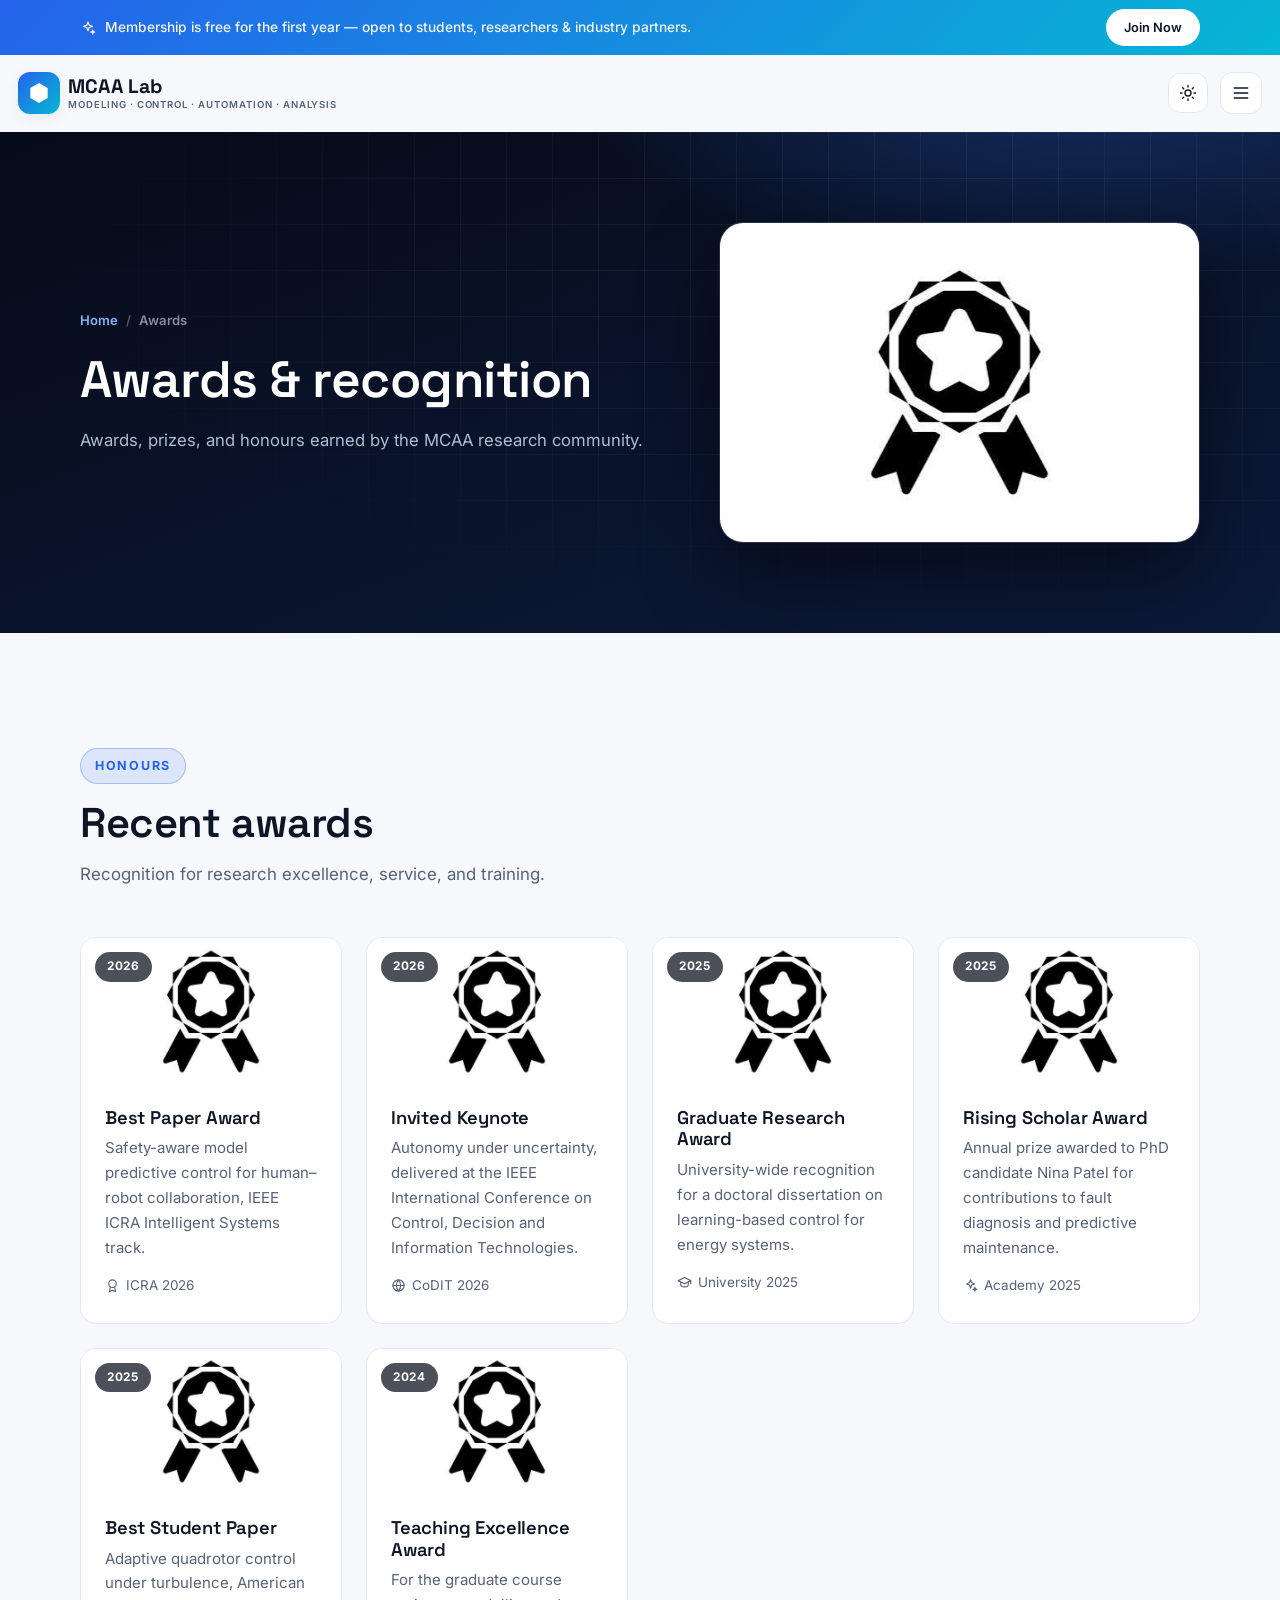
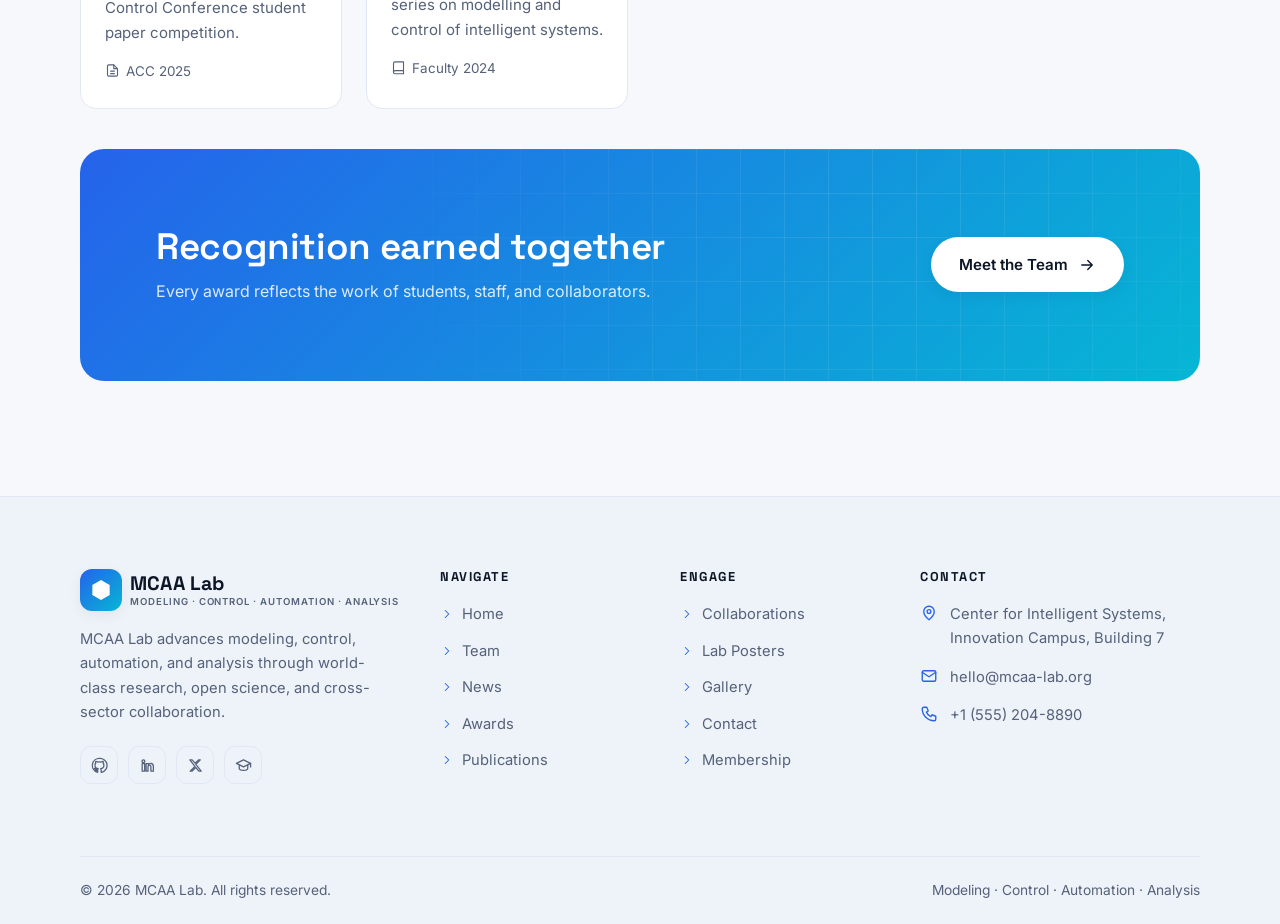
<file: awards.html>
<!DOCTYPE html>
<html lang="en">
<head>
    <meta charset="UTF-8">
    <meta name="viewport" content="width=device-width, initial-scale=1.0">
    <title>Awards | MCAA Lab</title>
    <meta name="description" content="Awards and recognition earned by the MCAA research community, from best paper prizes to university honours.">
    <link rel="icon" type="image/svg+xml" href="assets/images/brand.svg">
    <link rel="preconnect" href="https://fonts.googleapis.com">
    <link rel="preconnect" href="https://fonts.gstatic.com" crossorigin>
    <link href="https://fonts.googleapis.com/css2?family=Inter:wght@300;400;500;600;700;800&family=Space+Grotesk:wght@500;600;700&display=swap" rel="stylesheet">
    <link rel="stylesheet" href="assets/css/style.css">
</head>
<body>

    <!-- ============ ANNOUNCEMENT BAR ============ -->
    <div class="announce-bar">
        <div class="inner">
            <p><span class="icon"><svg xmlns="http://www.w3.org/2000/svg" viewBox="0 0 24 24" fill="none" stroke="currentColor" stroke-width="1.8" stroke-linecap="round" stroke-linejoin="round" aria-hidden="true"><path d="M12 3l1.8 4.7L18.5 9.5l-4.7 1.8L12 16l-1.8-4.7L5.5 9.5l4.7-1.8L12 3ZM19 15l.8 2.2L22 18l-2.2.8L19 21l-.8-2.2L16 18l2.2-.8L19 15Z"/></svg></span> Membership is free for the first year &mdash; open to students, researchers &amp; industry partners.</p>
            <a href="membership.html" class="btn">Join Now</a>
        </div>
    </div>

    <!-- ============ HEADER ============ -->
    <header class="site-header" id="siteHeader">
        <div class="nav-inner">
            <a class="brand" href="index.html">
                <span class="brand-mark"><svg xmlns="http://www.w3.org/2000/svg" viewBox="0 0 24 24" fill="currentColor" aria-hidden="true"><path fill-rule="evenodd" d="M12 2l8.66 5v10L12 22l-8.66-5V7l8.66-5Z"/><circle cx="12" cy="12" r="4.5" fill="#fff" opacity=".95"/></svg></span>
                <span class="brand-name">MCAA Lab<span class="brand-sub">Modeling &middot; Control &middot; Automation &middot; Analysis</span></span>
            </a>
            <nav aria-label="Primary navigation">
                <ul class="nav-links">
                    <li class="nav-item"><a class="nav-link" href="index.html">Home</a></li>
                    <li class="nav-item"><a class="nav-link" href="team.html">Team</a></li>
                    <li class="nav-item"><a class="nav-link" href="news.html">News</a></li>
                    <li class="nav-item active"><a class="nav-link" href="awards.html">Awards</a></li>
                    <li class="nav-item"><a class="nav-link" href="publications.html">Publications</a></li>
                    <li class="nav-item"><a class="nav-link" href="collaborations.html">Collaborations</a></li>
                    <li class="nav-item"><a class="nav-link" href="lab-posters.html">Lab Posters</a></li>
                    <li class="nav-item"><a class="nav-link" href="gallery.html">Gallery</a></li>
                    <li class="nav-item"><a class="nav-link" href="contact.html">Contact</a></li>
                    <li class="nav-item"><a class="nav-link" href="membership.html">Membership</a></li>
                </ul>
            </nav>
            <div class="nav-actions">
                <button class="theme-toggle" id="themeToggle" aria-label="Toggle color theme">
                    <span class="icon icon-sun"><svg xmlns="http://www.w3.org/2000/svg" viewBox="0 0 24 24" fill="none" stroke="currentColor" stroke-width="1.8" stroke-linecap="round" stroke-linejoin="round" aria-hidden="true"><circle cx="12" cy="12" r="4"/><path d="M12 2v2M12 20v2M4.9 4.9l1.4 1.4M17.7 17.7l1.4 1.4M2 12h2M20 12h2M4.9 19.1l1.4-1.4M17.7 6.3l1.4-1.4"/></svg></span>
                    <span class="icon icon-moon"><svg xmlns="http://www.w3.org/2000/svg" viewBox="0 0 24 24" fill="none" stroke="currentColor" stroke-width="1.8" stroke-linecap="round" stroke-linejoin="round" aria-hidden="true"><path d="M21 12.8A9 9 0 1 1 11.2 3a7 7 0 0 0 9.8 9.8Z"/></svg></span>
                </button>
                <a href="contact.html" class="btn btn-primary btn-sm nav-btn">Get in Touch <span class="icon"><svg xmlns="http://www.w3.org/2000/svg" viewBox="0 0 24 24" fill="none" stroke="currentColor" stroke-width="1.8" stroke-linecap="round" stroke-linejoin="round" aria-hidden="true"><path d="M5 12h14M13 6l6 6-6 6"/></svg></span></a>
                <button class="hamburger" id="hamburger" aria-label="Open menu" aria-expanded="false">
                    <span class="icon"><svg xmlns="http://www.w3.org/2000/svg" viewBox="0 0 24 24" fill="none" stroke="currentColor" stroke-width="1.8" stroke-linecap="round" stroke-linejoin="round" aria-hidden="true"><path d="M4 6h16M4 12h16M4 18h16"/></svg></span>
                </button>
            </div>
        </div>
    </header>

    <!-- ============ MOBILE NAV ============ -->
    <div class="mobile-nav" id="mobileNav" aria-hidden="true">
        <div class="mobile-nav-head">
            <a class="brand" href="index.html">
                <span class="brand-mark"><svg xmlns="http://www.w3.org/2000/svg" viewBox="0 0 24 24" fill="currentColor" aria-hidden="true"><path fill-rule="evenodd" d="M12 2l8.66 5v10L12 22l-8.66-5V7l8.66-5Z"/><circle cx="12" cy="12" r="4.5" fill="#fff" opacity=".95"/></svg></span>
                <span class="brand-name">MCAA Lab<span class="brand-sub">Modeling &middot; Control &middot; Automation &middot; Analysis</span></span>
            </a>
            <button class="mobile-close" id="mobileClose" aria-label="Close menu">
                <span class="icon"><svg xmlns="http://www.w3.org/2000/svg" viewBox="0 0 24 24" fill="none" stroke="currentColor" stroke-width="1.8" stroke-linecap="round" stroke-linejoin="round" aria-hidden="true"><path d="M6 6l12 12M18 6L6 18"/></svg></span>
            </button>
        </div>
        <ul class="mobile-nav-list">
            <li><a class="mobile-link" href="index.html">Home</a></li>
            <li><a class="mobile-link" href="team.html">Team</a></li>
            <li><a class="mobile-link" href="news.html">News</a></li>
            <li><a class="mobile-link active" href="awards.html">Awards</a></li>
            <li><a class="mobile-link" href="publications.html">Publications</a></li>
            <li><a class="mobile-link" href="collaborations.html">Collaborations</a></li>
            <li><a class="mobile-link" href="lab-posters.html">Lab Posters</a></li>
            <li><a class="mobile-link" href="gallery.html">Gallery</a></li>
            <li><a class="mobile-link" href="contact.html">Contact</a></li>
            <li><a class="mobile-link" href="membership.html">Membership</a></li>
        </ul>
        <div class="mobile-nav-foot">
            <a href="contact.html" class="btn btn-primary">Get in Touch <span class="icon"><svg xmlns="http://www.w3.org/2000/svg" viewBox="0 0 24 24" fill="none" stroke="currentColor" stroke-width="1.8" stroke-linecap="round" stroke-linejoin="round" aria-hidden="true"><path d="M5 12h14M13 6l6 6-6 6"/></svg></span></a>
            <a href="membership.html" class="btn btn-ghost">Membership</a>
        </div>
    </div>

    <main>
        <!-- ============ PAGE HERO ============ -->
        <section class="page-hero">
            <div class="container">
                <div>
                    <div class="breadcrumb"><a href="index.html">Home</a><span class="sep">/</span><span>Awards</span></div>
                    <h1>Awards &amp; recognition</h1>
                    <p class="lede">Awards, prizes, and honours earned by the MCAA research community.</p>
                </div>
                <div class="visual reveal"><img src="assets/images/awardss.png" alt="Award ceremony trophy"></div>
            </div>
        </section>

        <!-- ============ AWARDS GRID ============ -->
        <section class="section">
            <div class="container">
                <div class="section-head reveal">
                    <span class="eyebrow">Honours</span>
                    <h2>Recent awards</h2>
                    <p>Recognition for research excellence, service, and training.</p>
                </div>
                <div class="grid grid-4">
                    <article class="card-media reveal">
                        <div class="thumb"><span class="badge">2026</span><img src="assets/images/awardss.png" alt="Best paper award medal"></div>
                        <div class="body">
                            <h3>Best Paper Award</h3>
                            <p>Safety-aware model predictive control for human&ndash;robot collaboration, IEEE ICRA Intelligent Systems track.</p>
                            <div class="meta"><span><span class="icon"><svg xmlns="http://www.w3.org/2000/svg" viewBox="0 0 24 24" fill="none" stroke="currentColor" stroke-width="1.8" stroke-linecap="round" stroke-linejoin="round" aria-hidden="true"><circle cx="12" cy="9" r="6"/><path d="M8.5 14.5 7 22l5-2.5L17 22l-1.5-7.5"/></svg></span> ICRA 2026</span></div>
                        </div>
                    </article>
                    <article class="card-media reveal delay-1">
                        <div class="thumb"><span class="badge">2026</span><img src="assets/images/awardss.png" alt="Keynote lecture"></div>
                        <div class="body">
                            <h3>Invited Keynote</h3>
                            <p>Autonomy under uncertainty, delivered at the IEEE International Conference on Control, Decision and Information Technologies.</p>
                            <div class="meta"><span><span class="icon"><svg xmlns="http://www.w3.org/2000/svg" viewBox="0 0 24 24" fill="none" stroke="currentColor" stroke-width="1.8" stroke-linecap="round" stroke-linejoin="round" aria-hidden="true"><circle cx="12" cy="12" r="9"/><path d="M3 12h18M12 3a14 14 0 0 1 0 18M12 3a14 14 0 0 0 0 18"/></svg></span> CoDIT 2026</span></div>
                        </div>
                    </article>
                    <article class="card-media reveal delay-2">
                        <div class="thumb"><span class="badge">2025</span><img src="assets/images/awardss.png" alt="Science award"></div>
                        <div class="body">
                            <h3>Graduate Research Award</h3>
                            <p>University-wide recognition for a doctoral dissertation on learning-based control for energy systems.</p>
                            <div class="meta"><span><span class="icon"><svg xmlns="http://www.w3.org/2000/svg" viewBox="0 0 24 24" fill="none" stroke="currentColor" stroke-width="1.8" stroke-linecap="round" stroke-linejoin="round" aria-hidden="true"><path d="M2 9l10-5 10 5-10 5L2 9Z"/><path d="M6 11.5V16c0 1.5 2.7 3 6 3s6-1.5 6-3v-4.5M22 9v5"/></svg></span> University 2025</span></div>
                        </div>
                    </article>
                    <article class="card-media reveal">
                        <div class="thumb"><span class="badge">2025</span><img src="assets/images/awardss.png" alt="Certificate of recognition"></div>
                        <div class="body">
                            <h3>Rising Scholar Award</h3>
                            <p>Annual prize awarded to PhD candidate Nina Patel for contributions to fault diagnosis and predictive maintenance.</p>
                            <div class="meta"><span><span class="icon"><svg xmlns="http://www.w3.org/2000/svg" viewBox="0 0 24 24" fill="none" stroke="currentColor" stroke-width="1.8" stroke-linecap="round" stroke-linejoin="round" aria-hidden="true"><path d="M12 3l1.8 4.7L18.5 9.5l-4.7 1.8L12 16l-1.8-4.7L5.5 9.5l4.7-1.8L12 3ZM19 15l.8 2.2L22 18l-2.2.8L19 21l-.8-2.2L16 18l2.2-.8L19 15Z"/></svg></span> Academy 2025</span></div>
                        </div>
                    </article>
                    <article class="card-media reveal delay-1">
                        <div class="thumb"><span class="badge">2025</span><img src="assets/images/awardss.png" alt="Ceremony celebration"></div>
                        <div class="body">
                            <h3>Best Student Paper</h3>
                            <p>Adaptive quadrotor control under turbulence, American Control Conference student paper competition.</p>
                            <div class="meta"><span><span class="icon"><svg xmlns="http://www.w3.org/2000/svg" viewBox="0 0 24 24" fill="none" stroke="currentColor" stroke-width="1.8" stroke-linecap="round" stroke-linejoin="round" aria-hidden="true"><path d="M14 3H6a2 2 0 0 0-2 2v14a2 2 0 0 0 2 2h12a2 2 0 0 0 2-2V9l-6-6Z"/><path d="M14 3v6h6M9 13h6M9 17h6"/></svg></span> ACC 2025</span></div>
                        </div>
                    </article>
                    <article class="card-media reveal delay-2">
                        <div class="thumb"><span class="badge">2024</span><img src="assets/images/awardss.png" alt="Teaching award"></div>
                        <div class="body">
                            <h3>Teaching Excellence Award</h3>
                            <p>For the graduate course series on modelling and control of intelligent systems.</p>
                            <div class="meta"><span><span class="icon"><svg xmlns="http://www.w3.org/2000/svg" viewBox="0 0 24 24" fill="none" stroke="currentColor" stroke-width="1.8" stroke-linecap="round" stroke-linejoin="round" aria-hidden="true"><path d="M4 19.5A2.5 2.5 0 0 1 6.5 17H20V3H6.5A2.5 2.5 0 0 0 4 5.5v14Z"/><path d="M4 19.5A2.5 2.5 0 0 0 6.5 22H20v-5"/></svg></span> Faculty 2024</span></div>
                        </div>
                    </article>
                </div>

                <div class="cta-band mt-4 reveal">
                    <div class="inner">
                        <div>
                            <h2>Recognition earned together</h2>
                            <p>Every award reflects the work of students, staff, and collaborators.</p>
                        </div>
                        <a href="team.html" class="btn btn-light">Meet the Team <span class="icon"><svg xmlns="http://www.w3.org/2000/svg" viewBox="0 0 24 24" fill="none" stroke="currentColor" stroke-width="1.8" stroke-linecap="round" stroke-linejoin="round" aria-hidden="true"><path d="M5 12h14M13 6l6 6-6 6"/></svg></span></a>
                    </div>
                </div>
            </div>
        </section>
    </main>

    <!-- ============ FOOTER ============ -->
    <footer class="site-footer">
        <div class="container">
            <div class="footer-main">
                <div class="footer-brand">
                    <a class="brand" href="index.html">
                        <span class="brand-mark"><svg xmlns="http://www.w3.org/2000/svg" viewBox="0 0 24 24" fill="currentColor" aria-hidden="true"><path fill-rule="evenodd" d="M12 2l8.66 5v10L12 22l-8.66-5V7l8.66-5Z"/><circle cx="12" cy="12" r="4.5" fill="#fff" opacity=".95"/></svg></span>
                        <span class="brand-name">MCAA Lab<span class="brand-sub">Modeling &middot; Control &middot; Automation &middot; Analysis</span></span>
                    </a>
                    <p>MCAA Lab advances modeling, control, automation, and analysis through world-class research, open science, and cross-sector collaboration.</p>
                    <div class="socials">
                        <a href="#" aria-label="GitHub"><span class="icon"><svg xmlns="http://www.w3.org/2000/svg" viewBox="0 0 24 24" fill="none" stroke="currentColor" stroke-width="1.8" stroke-linecap="round" stroke-linejoin="round" aria-hidden="true"><path d="M12 2a10 10 0 0 0-3.2 19.5c.5.1.7-.2.7-.5v-1.7c-2.8.6-3.4-1.2-3.4-1.2-.4-1.2-1.1-1.5-1.1-1.5-.9-.6.1-.6.1-.6 1 .1 1.5 1 1.5 1 .9 1.6 2.4 1.1 3 .9.1-.7.4-1.1.6-1.4-2.2-.3-4.6-1.1-4.6-5 0-1.1.4-2 1-2.7 0-.3-.4-1.3.1-2.7 0 0 .8-.3 2.7 1a9.4 9.4 0 0 1 5 0c1.9-1.3 2.7-1 2.7-1 .5 1.4.1 2.4.1 2.7.6.7 1 1.6 1 2.7 0 3.9-2.4 4.7-4.6 5 .4.3.7.9.7 1.9v2.8c0 .3.2.6.7.5A10 10 0 0 0 12 2Z"/></svg></span></a>
                        <a href="#" aria-label="LinkedIn"><span class="icon"><svg xmlns="http://www.w3.org/2000/svg" viewBox="0 0 24 24" fill="none" stroke="currentColor" stroke-width="1.8" stroke-linecap="round" stroke-linejoin="round" aria-hidden="true"><path d="M4.5 9.5H8V20H4.5V9.5ZM6.25 4a2 2 0 1 1 0 4 2 2 0 0 1 0-4ZM10 9.5H13.4v1.4h.05A3.7 3.7 0 0 1 16.7 9c3 0 3.6 2 3.6 4.5V20h-3.5v-5.5c0-1.3 0-3-1.9-3-1.9 0-2.2 1.4-2.2 2.9V20H10V9.5Z"/></svg></span></a>
                        <a href="#" aria-label="X (Twitter)"><span class="icon"><svg xmlns="http://www.w3.org/2000/svg" viewBox="0 0 24 24" fill="none" stroke="currentColor" stroke-width="1.8" stroke-linecap="round" stroke-linejoin="round" aria-hidden="true"><path d="M4 4l7.2 9.3L4.4 20h2.5l5.4-5.2L16.8 20H20l-7.5-9.7L18.8 4h-2.5l-4.8 4.7L7.2 4H4Z"/></svg></span></a>
                        <a href="#" aria-label="Google Scholar"><span class="icon"><svg xmlns="http://www.w3.org/2000/svg" viewBox="0 0 24 24" fill="none" stroke="currentColor" stroke-width="1.8" stroke-linecap="round" stroke-linejoin="round" aria-hidden="true"><path d="M2 9l10-5 10 5-10 5L2 9Z"/><path d="M6 11.5V16c0 1.5 2.7 3 6 3s6-1.5 6-3v-4.5M22 9v5"/></svg></span></a>
                    </div>
                </div>
                <div>
                    <h4 class="footer-title">Navigate</h4>
                    <ul class="footer-links">
                        <li><a href="index.html"><span class="icon"><svg xmlns="http://www.w3.org/2000/svg" viewBox="0 0 24 24" fill="none" stroke="currentColor" stroke-width="1.8" stroke-linecap="round" stroke-linejoin="round" aria-hidden="true"><path d="M9 6l6 6-6 6"/></svg></span> Home</a></li>
                        <li><a href="team.html"><span class="icon"><svg xmlns="http://www.w3.org/2000/svg" viewBox="0 0 24 24" fill="none" stroke="currentColor" stroke-width="1.8" stroke-linecap="round" stroke-linejoin="round" aria-hidden="true"><path d="M9 6l6 6-6 6"/></svg></span> Team</a></li>
                        <li><a href="news.html"><span class="icon"><svg xmlns="http://www.w3.org/2000/svg" viewBox="0 0 24 24" fill="none" stroke="currentColor" stroke-width="1.8" stroke-linecap="round" stroke-linejoin="round" aria-hidden="true"><path d="M9 6l6 6-6 6"/></svg></span> News</a></li>
                        <li><a href="awards.html"><span class="icon"><svg xmlns="http://www.w3.org/2000/svg" viewBox="0 0 24 24" fill="none" stroke="currentColor" stroke-width="1.8" stroke-linecap="round" stroke-linejoin="round" aria-hidden="true"><path d="M9 6l6 6-6 6"/></svg></span> Awards</a></li>
                        <li><a href="publications.html"><span class="icon"><svg xmlns="http://www.w3.org/2000/svg" viewBox="0 0 24 24" fill="none" stroke="currentColor" stroke-width="1.8" stroke-linecap="round" stroke-linejoin="round" aria-hidden="true"><path d="M9 6l6 6-6 6"/></svg></span> Publications</a></li>
                    </ul>
                </div>
                <div>
                    <h4 class="footer-title">Engage</h4>
                    <ul class="footer-links">
                        <li><a href="collaborations.html"><span class="icon"><svg xmlns="http://www.w3.org/2000/svg" viewBox="0 0 24 24" fill="none" stroke="currentColor" stroke-width="1.8" stroke-linecap="round" stroke-linejoin="round" aria-hidden="true"><path d="M9 6l6 6-6 6"/></svg></span> Collaborations</a></li>
                        <li><a href="lab-posters.html"><span class="icon"><svg xmlns="http://www.w3.org/2000/svg" viewBox="0 0 24 24" fill="none" stroke="currentColor" stroke-width="1.8" stroke-linecap="round" stroke-linejoin="round" aria-hidden="true"><path d="M9 6l6 6-6 6"/></svg></span> Lab Posters</a></li>
                        <li><a href="gallery.html"><span class="icon"><svg xmlns="http://www.w3.org/2000/svg" viewBox="0 0 24 24" fill="none" stroke="currentColor" stroke-width="1.8" stroke-linecap="round" stroke-linejoin="round" aria-hidden="true"><path d="M9 6l6 6-6 6"/></svg></span> Gallery</a></li>
                        <li><a href="contact.html"><span class="icon"><svg xmlns="http://www.w3.org/2000/svg" viewBox="0 0 24 24" fill="none" stroke="currentColor" stroke-width="1.8" stroke-linecap="round" stroke-linejoin="round" aria-hidden="true"><path d="M9 6l6 6-6 6"/></svg></span> Contact</a></li>
                        <li><a href="membership.html"><span class="icon"><svg xmlns="http://www.w3.org/2000/svg" viewBox="0 0 24 24" fill="none" stroke="currentColor" stroke-width="1.8" stroke-linecap="round" stroke-linejoin="round" aria-hidden="true"><path d="M9 6l6 6-6 6"/></svg></span> Membership</a></li>
                    </ul>
                </div>
                <div>
                    <h4 class="footer-title">Contact</h4>
                    <ul class="footer-contact">
                        <li><span class="icon"><svg xmlns="http://www.w3.org/2000/svg" viewBox="0 0 24 24" fill="none" stroke="currentColor" stroke-width="1.8" stroke-linecap="round" stroke-linejoin="round" aria-hidden="true"><path d="M12 21s-7-5.5-7-11a7 7 0 0 1 14 0c0 5.5-7 11-7 11Z"/><circle cx="12" cy="10" r="2.5"/></svg></span><span>Center for Intelligent Systems, Innovation Campus, Building 7</span></li>
                        <li><span class="icon"><svg xmlns="http://www.w3.org/2000/svg" viewBox="0 0 24 24" fill="none" stroke="currentColor" stroke-width="1.8" stroke-linecap="round" stroke-linejoin="round" aria-hidden="true"><rect x="3" y="5" width="18" height="14" rx="2"/><path d="M3 7l9 6 9-6"/></svg></span><span>hello@mcaa-lab.org</span></li>
                        <li><span class="icon"><svg xmlns="http://www.w3.org/2000/svg" viewBox="0 0 24 24" fill="none" stroke="currentColor" stroke-width="1.8" stroke-linecap="round" stroke-linejoin="round" aria-hidden="true"><path d="M5 3h4l2 5-2.5 1.5a11 11 0 0 0 6 6L16 13l5 2v4a2 2 0 0 1-2 2A16 16 0 0 1 3 5a2 2 0 0 1 2-2Z"/></svg></span><span>+1 (555) 204-8890</span></li>
                    </ul>
                </div>
            </div>
            <div class="footer-bottom">
                <span>&copy; <span id="year">2026</span> MCAA Lab. All rights reserved.</span>
                <span>Modeling &middot; Control &middot; Automation &middot; Analysis</span>
            </div>
        </div>
    </footer>

    <button class="to-top" id="toTop" aria-label="Back to top">
        <span class="icon"><svg xmlns="http://www.w3.org/2000/svg" viewBox="0 0 24 24" fill="none" stroke="currentColor" stroke-width="1.8" stroke-linecap="round" stroke-linejoin="round" aria-hidden="true"><path d="M12 19V5M6 11l6-6 6 6"/></svg></span>
    </button>

    <script src="assets/js/main.js"></script>
</body>
</html>
</file>
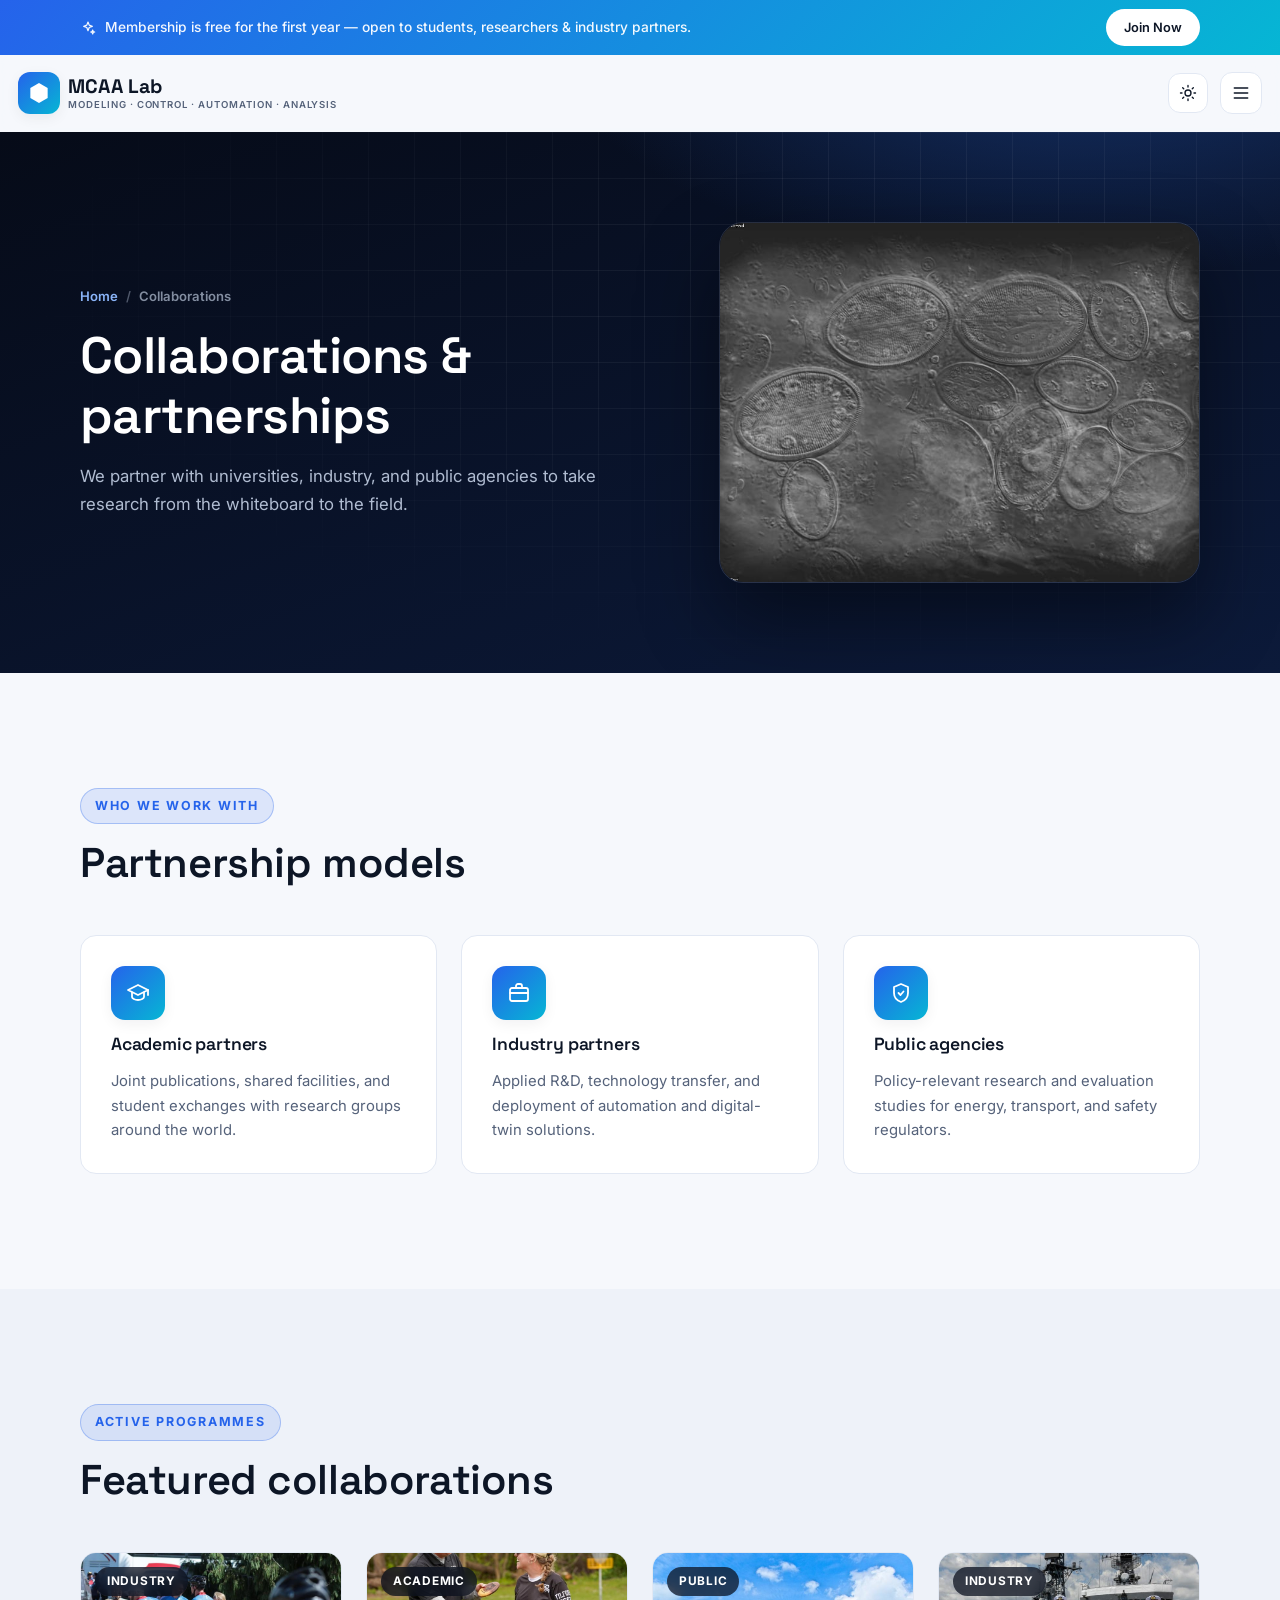
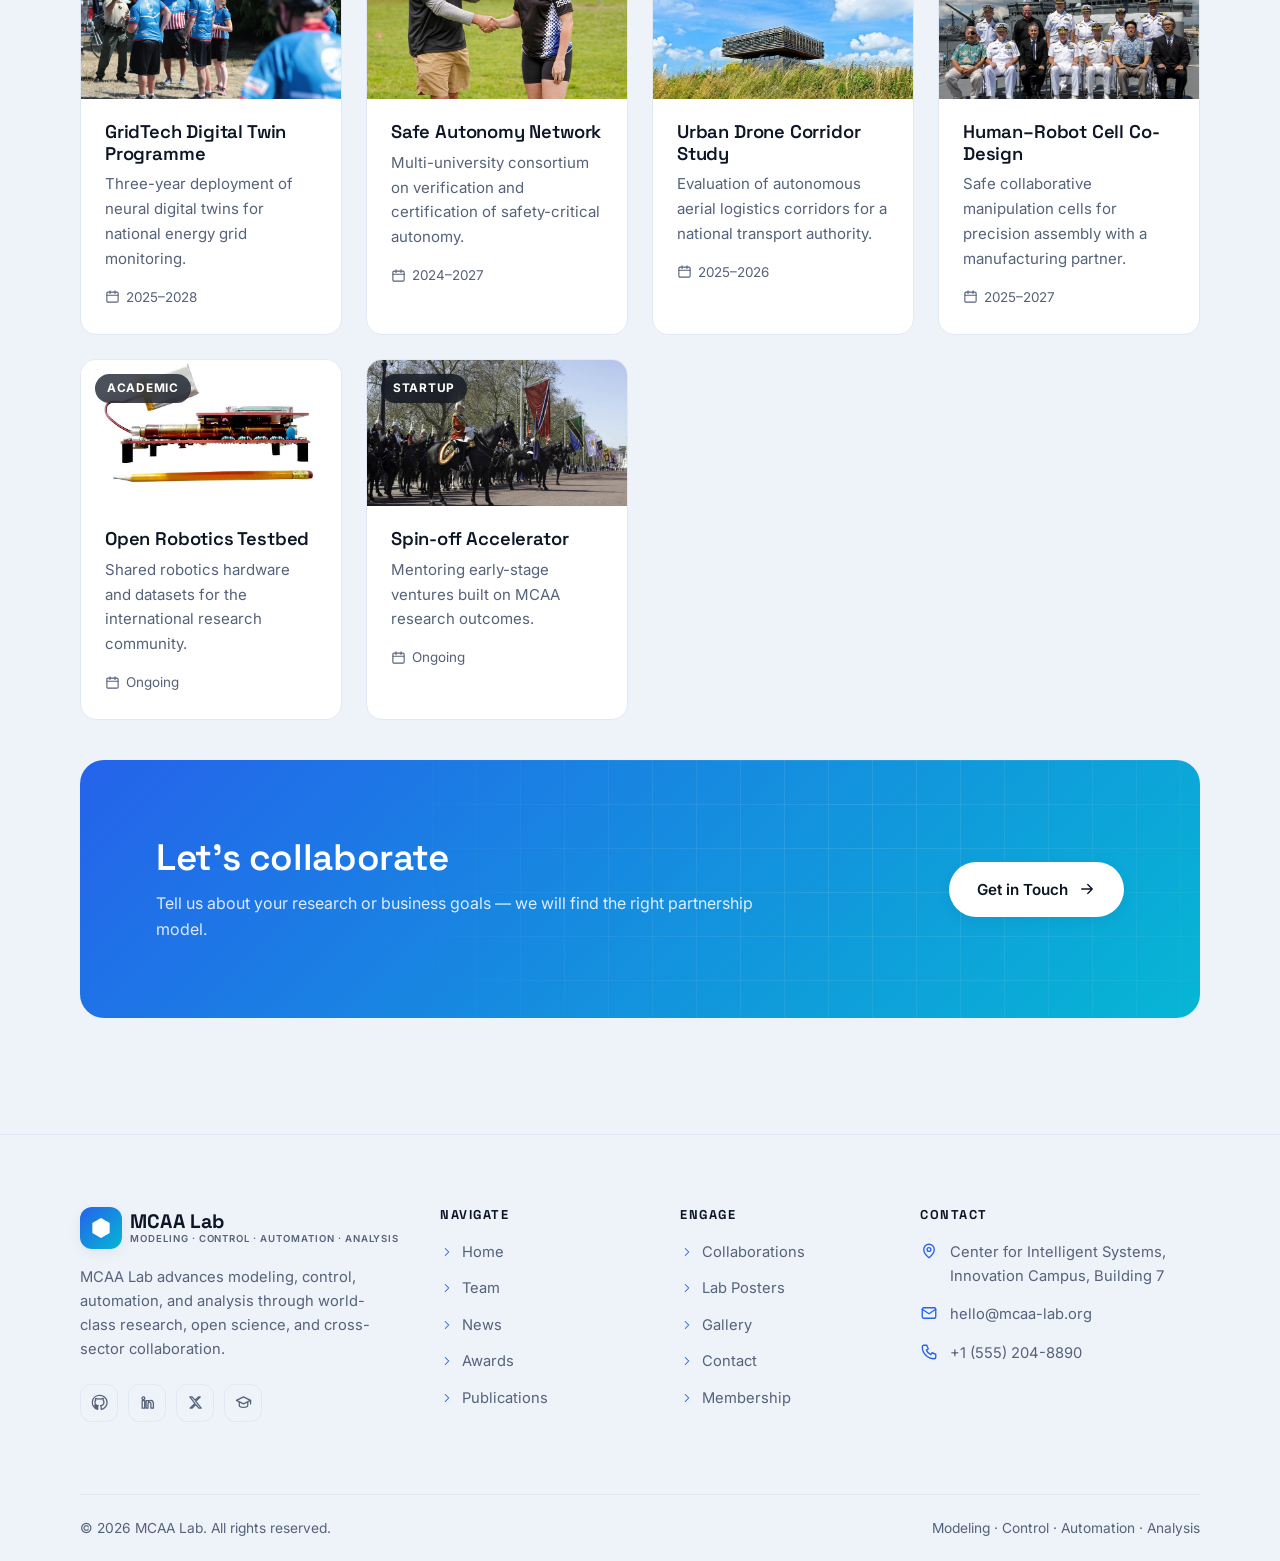
<file: collaborations.html>
<!DOCTYPE html>
<html lang="en">
<head>
    <meta charset="UTF-8">
    <meta name="viewport" content="width=device-width, initial-scale=1.0">
    <title>Collaborations | MCAA Lab</title>
    <meta name="description" content="MCAA partners with universities, industry, and public agencies to move robotics and automation research into the field.">
    <link rel="icon" type="image/svg+xml" href="assets/images/brand.svg">
    <link rel="preconnect" href="https://fonts.googleapis.com">
    <link rel="preconnect" href="https://fonts.gstatic.com" crossorigin>
    <link href="https://fonts.googleapis.com/css2?family=Inter:wght@300;400;500;600;700;800&family=Space+Grotesk:wght@500;600;700&display=swap" rel="stylesheet">
    <link rel="stylesheet" href="assets/css/style.css">
</head>
<body>

    <!-- ============ ANNOUNCEMENT BAR ============ -->
    <div class="announce-bar">
        <div class="inner">
            <p><span class="icon"><svg xmlns="http://www.w3.org/2000/svg" viewBox="0 0 24 24" fill="none" stroke="currentColor" stroke-width="1.8" stroke-linecap="round" stroke-linejoin="round" aria-hidden="true"><path d="M12 3l1.8 4.7L18.5 9.5l-4.7 1.8L12 16l-1.8-4.7L5.5 9.5l4.7-1.8L12 3ZM19 15l.8 2.2L22 18l-2.2.8L19 21l-.8-2.2L16 18l2.2-.8L19 15Z"/></svg></span> Membership is free for the first year &mdash; open to students, researchers &amp; industry partners.</p>
            <a href="membership.html" class="btn">Join Now</a>
        </div>
    </div>

    <!-- ============ HEADER ============ -->
    <header class="site-header" id="siteHeader">
        <div class="nav-inner">
            <a class="brand" href="index.html">
                <span class="brand-mark"><svg xmlns="http://www.w3.org/2000/svg" viewBox="0 0 24 24" fill="currentColor" aria-hidden="true"><path fill-rule="evenodd" d="M12 2l8.66 5v10L12 22l-8.66-5V7l8.66-5Z"/><circle cx="12" cy="12" r="4.5" fill="#fff" opacity=".95"/></svg></span>
                <span class="brand-name">MCAA Lab<span class="brand-sub">Modeling &middot; Control &middot; Automation &middot; Analysis</span></span>
            </a>
            <nav aria-label="Primary navigation">
                <ul class="nav-links">
                    <li class="nav-item"><a class="nav-link" href="index.html">Home</a></li>
                    <li class="nav-item"><a class="nav-link" href="team.html">Team</a></li>
                    <li class="nav-item"><a class="nav-link" href="news.html">News</a></li>
                    <li class="nav-item"><a class="nav-link" href="awards.html">Awards</a></li>
                    <li class="nav-item"><a class="nav-link" href="publications.html">Publications</a></li>
                    <li class="nav-item active"><a class="nav-link" href="collaborations.html">Collaborations</a></li>
                    <li class="nav-item"><a class="nav-link" href="lab-posters.html">Lab Posters</a></li>
                    <li class="nav-item"><a class="nav-link" href="gallery.html">Gallery</a></li>
                    <li class="nav-item"><a class="nav-link" href="contact.html">Contact</a></li>
                    <li class="nav-item"><a class="nav-link" href="membership.html">Membership</a></li>
                </ul>
            </nav>
            <div class="nav-actions">
                <button class="theme-toggle" id="themeToggle" aria-label="Toggle color theme">
                    <span class="icon icon-sun"><svg xmlns="http://www.w3.org/2000/svg" viewBox="0 0 24 24" fill="none" stroke="currentColor" stroke-width="1.8" stroke-linecap="round" stroke-linejoin="round" aria-hidden="true"><circle cx="12" cy="12" r="4"/><path d="M12 2v2M12 20v2M4.9 4.9l1.4 1.4M17.7 17.7l1.4 1.4M2 12h2M20 12h2M4.9 19.1l1.4-1.4M17.7 6.3l1.4-1.4"/></svg></span>
                    <span class="icon icon-moon"><svg xmlns="http://www.w3.org/2000/svg" viewBox="0 0 24 24" fill="none" stroke="currentColor" stroke-width="1.8" stroke-linecap="round" stroke-linejoin="round" aria-hidden="true"><path d="M21 12.8A9 9 0 1 1 11.2 3a7 7 0 0 0 9.8 9.8Z"/></svg></span>
                </button>
                <a href="contact.html" class="btn btn-primary btn-sm nav-btn">Get in Touch <span class="icon"><svg xmlns="http://www.w3.org/2000/svg" viewBox="0 0 24 24" fill="none" stroke="currentColor" stroke-width="1.8" stroke-linecap="round" stroke-linejoin="round" aria-hidden="true"><path d="M5 12h14M13 6l6 6-6 6"/></svg></span></a>
                <button class="hamburger" id="hamburger" aria-label="Open menu" aria-expanded="false">
                    <span class="icon"><svg xmlns="http://www.w3.org/2000/svg" viewBox="0 0 24 24" fill="none" stroke="currentColor" stroke-width="1.8" stroke-linecap="round" stroke-linejoin="round" aria-hidden="true"><path d="M4 6h16M4 12h16M4 18h16"/></svg></span>
                </button>
            </div>
        </div>
    </header>

    <!-- ============ MOBILE NAV ============ -->
    <div class="mobile-nav" id="mobileNav" aria-hidden="true">
        <div class="mobile-nav-head">
            <a class="brand" href="index.html">
                <span class="brand-mark"><svg xmlns="http://www.w3.org/2000/svg" viewBox="0 0 24 24" fill="currentColor" aria-hidden="true"><path fill-rule="evenodd" d="M12 2l8.66 5v10L12 22l-8.66-5V7l8.66-5Z"/><circle cx="12" cy="12" r="4.5" fill="#fff" opacity=".95"/></svg></span>
                <span class="brand-name">MCAA Lab<span class="brand-sub">Modeling &middot; Control &middot; Automation &middot; Analysis</span></span>
            </a>
            <button class="mobile-close" id="mobileClose" aria-label="Close menu">
                <span class="icon"><svg xmlns="http://www.w3.org/2000/svg" viewBox="0 0 24 24" fill="none" stroke="currentColor" stroke-width="1.8" stroke-linecap="round" stroke-linejoin="round" aria-hidden="true"><path d="M6 6l12 12M18 6L6 18"/></svg></span>
            </button>
        </div>
        <ul class="mobile-nav-list">
            <li><a class="mobile-link" href="index.html">Home</a></li>
            <li><a class="mobile-link" href="team.html">Team</a></li>
            <li><a class="mobile-link" href="news.html">News</a></li>
            <li><a class="mobile-link" href="awards.html">Awards</a></li>
            <li><a class="mobile-link" href="publications.html">Publications</a></li>
            <li><a class="mobile-link active" href="collaborations.html">Collaborations</a></li>
            <li><a class="mobile-link" href="lab-posters.html">Lab Posters</a></li>
            <li><a class="mobile-link" href="gallery.html">Gallery</a></li>
            <li><a class="mobile-link" href="contact.html">Contact</a></li>
            <li><a class="mobile-link" href="membership.html">Membership</a></li>
        </ul>
        <div class="mobile-nav-foot">
            <a href="contact.html" class="btn btn-primary">Get in Touch <span class="icon"><svg xmlns="http://www.w3.org/2000/svg" viewBox="0 0 24 24" fill="none" stroke="currentColor" stroke-width="1.8" stroke-linecap="round" stroke-linejoin="round" aria-hidden="true"><path d="M5 12h14M13 6l6 6-6 6"/></svg></span></a>
            <a href="membership.html" class="btn btn-ghost">Membership</a>
        </div>
    </div>

    <main>
        <!-- ============ PAGE HERO ============ -->
        <section class="page-hero">
            <div class="container">
                <div>
                    <div class="breadcrumb"><a href="index.html">Home</a><span class="sep">/</span><span>Collaborations</span></div>
                    <h1>Collaborations &amp; partnerships</h1>
                    <p class="lede">We partner with universities, industry, and public agencies to take research from the whiteboard to the field.</p>
                </div>
                <div class="visual reveal"><img src="assets/images/award-4.jpg" alt="Researchers in a partnership meeting"></div>
            </div>
        </section>

        <!-- ============ PARTNER TYPES ============ -->
        <section class="section">
            <div class="container">
                <div class="section-head reveal">
                    <span class="eyebrow">Who we work with</span>
                    <h2>Partnership models</h2>
                </div>
                <div class="grid grid-3">
                    <div class="feature-box reveal">
                        <div class="icon-tile"><span class="icon"><svg xmlns="http://www.w3.org/2000/svg" viewBox="0 0 24 24" fill="none" stroke="currentColor" stroke-width="1.8" stroke-linecap="round" stroke-linejoin="round" aria-hidden="true"><path d="M2 9l10-5 10 5-10 5L2 9Z"/><path d="M6 11.5V16c0 1.5 2.7 3 6 3s6-1.5 6-3v-4.5M22 9v5"/></svg></span></div>
                        <h4>Academic partners</h4>
                        <p>Joint publications, shared facilities, and student exchanges with research groups around the world.</p>
                    </div>
                    <div class="feature-box reveal delay-1">
                        <div class="icon-tile"><span class="icon"><svg xmlns="http://www.w3.org/2000/svg" viewBox="0 0 24 24" fill="none" stroke="currentColor" stroke-width="1.8" stroke-linecap="round" stroke-linejoin="round" aria-hidden="true"><rect x="3" y="7" width="18" height="13" rx="2"/><path d="M9 7V5a2 2 0 0 1 2-2h2a2 2 0 0 1 2 2v2M3 12h18"/></svg></span></div>
                        <h4>Industry partners</h4>
                        <p>Applied R&amp;D, technology transfer, and deployment of automation and digital-twin solutions.</p>
                    </div>
                    <div class="feature-box reveal delay-2">
                        <div class="icon-tile"><span class="icon"><svg xmlns="http://www.w3.org/2000/svg" viewBox="0 0 24 24" fill="none" stroke="currentColor" stroke-width="1.8" stroke-linecap="round" stroke-linejoin="round" aria-hidden="true"><path d="M12 3l7 3v6c0 4.5-3 7.5-7 9-4-1.5-7-4.5-7-9V6l7-3Z"/><path d="M9.5 12l2 2 3-3.5"/></svg></span></div>
                        <h4>Public agencies</h4>
                        <p>Policy-relevant research and evaluation studies for energy, transport, and safety regulators.</p>
                    </div>
                </div>
            </div>
        </section>

        <!-- ============ PARTNER STORIES ============ -->
        <section class="section section-alt">
            <div class="container">
                <div class="section-head reveal">
                    <span class="eyebrow">Active Programmes</span>
                    <h2>Featured collaborations</h2>
                </div>
                <div class="grid grid-4">
                    <article class="card-media reveal">
                        <div class="thumb"><span class="badge">Industry</span><img src="assets/images/collab-2.jpg" alt="Industrial automation collaboration"></div>
                        <div class="body">
                            <h3>GridTech Digital Twin Programme</h3>
                            <p>Three-year deployment of neural digital twins for national energy grid monitoring.</p>
                            <div class="meta"><span><span class="icon"><svg xmlns="http://www.w3.org/2000/svg" viewBox="0 0 24 24" fill="none" stroke="currentColor" stroke-width="1.8" stroke-linecap="round" stroke-linejoin="round" aria-hidden="true"><rect x="3" y="5" width="18" height="16" rx="2"/><path d="M8 3v4M16 3v4M3 10h18"/></svg></span> 2025&ndash;2028</span></div>
                        </div>
                    </article>
                    <article class="card-media reveal delay-1">
                        <div class="thumb"><span class="badge">Academic</span><img src="assets/images/collab-3.jpg" alt="Joint academic research"></div>
                        <div class="body">
                            <h3>Safe Autonomy Network</h3>
                            <p>Multi-university consortium on verification and certification of safety-critical autonomy.</p>
                            <div class="meta"><span><span class="icon"><svg xmlns="http://www.w3.org/2000/svg" viewBox="0 0 24 24" fill="none" stroke="currentColor" stroke-width="1.8" stroke-linecap="round" stroke-linejoin="round" aria-hidden="true"><rect x="3" y="5" width="18" height="16" rx="2"/><path d="M8 3v4M16 3v4M3 10h18"/></svg></span> 2024&ndash;2027</span></div>
                        </div>
                    </article>
                    <article class="card-media reveal delay-2">
                        <div class="thumb"><span class="badge">Public</span><img src="assets/images/collab-4.jpg" alt="Public agency project"></div>
                        <div class="body">
                            <h3>Urban Drone Corridor Study</h3>
                            <p>Evaluation of autonomous aerial logistics corridors for a national transport authority.</p>
                            <div class="meta"><span><span class="icon"><svg xmlns="http://www.w3.org/2000/svg" viewBox="0 0 24 24" fill="none" stroke="currentColor" stroke-width="1.8" stroke-linecap="round" stroke-linejoin="round" aria-hidden="true"><rect x="3" y="5" width="18" height="16" rx="2"/><path d="M8 3v4M16 3v4M3 10h18"/></svg></span> 2025&ndash;2026</span></div>
                        </div>
                    </article>
                    <article class="card-media reveal">
                        <div class="thumb"><span class="badge">Industry</span><img src="assets/images/collab-5.jpg" alt="Manufacturing partnership"></div>
                        <div class="body">
                            <h3>Human&ndash;Robot Cell Co-Design</h3>
                            <p>Safe collaborative manipulation cells for precision assembly with a manufacturing partner.</p>
                            <div class="meta"><span><span class="icon"><svg xmlns="http://www.w3.org/2000/svg" viewBox="0 0 24 24" fill="none" stroke="currentColor" stroke-width="1.8" stroke-linecap="round" stroke-linejoin="round" aria-hidden="true"><rect x="3" y="5" width="18" height="16" rx="2"/><path d="M8 3v4M16 3v4M3 10h18"/></svg></span> 2025&ndash;2027</span></div>
                        </div>
                    </article>
                    <article class="card-media reveal delay-1">
                        <div class="thumb"><span class="badge">Academic</span><img src="assets/images/collab-6.jpg" alt="Shared laboratory work"></div>
                        <div class="body">
                            <h3>Open Robotics Testbed</h3>
                            <p>Shared robotics hardware and datasets for the international research community.</p>
                            <div class="meta"><span><span class="icon"><svg xmlns="http://www.w3.org/2000/svg" viewBox="0 0 24 24" fill="none" stroke="currentColor" stroke-width="1.8" stroke-linecap="round" stroke-linejoin="round" aria-hidden="true"><rect x="3" y="5" width="18" height="16" rx="2"/><path d="M8 3v4M16 3v4M3 10h18"/></svg></span> Ongoing</span></div>
                        </div>
                    </article>
                    <article class="card-media reveal delay-2">
                        <div class="thumb"><span class="badge">Startup</span><img src="assets/images/ach4.jpg" alt="Startup collaboration"></div>
                        <div class="body">
                            <h3>Spin-off Accelerator</h3>
                            <p>Mentoring early-stage ventures built on MCAA research outcomes.</p>
                            <div class="meta"><span><span class="icon"><svg xmlns="http://www.w3.org/2000/svg" viewBox="0 0 24 24" fill="none" stroke="currentColor" stroke-width="1.8" stroke-linecap="round" stroke-linejoin="round" aria-hidden="true"><rect x="3" y="5" width="18" height="16" rx="2"/><path d="M8 3v4M16 3v4M3 10h18"/></svg></span> Ongoing</span></div>
                        </div>
                    </article>
                </div>

                <div class="cta-band mt-4 reveal">
                    <div class="inner">
                        <div>
                            <h2>Let&rsquo;s collaborate</h2>
                            <p>Tell us about your research or business goals &mdash; we will find the right partnership model.</p>
                        </div>
                        <a href="contact.html" class="btn btn-light">Get in Touch <span class="icon"><svg xmlns="http://www.w3.org/2000/svg" viewBox="0 0 24 24" fill="none" stroke="currentColor" stroke-width="1.8" stroke-linecap="round" stroke-linejoin="round" aria-hidden="true"><path d="M5 12h14M13 6l6 6-6 6"/></svg></span></a>
                    </div>
                </div>
            </div>
        </section>
    </main>

    <!-- ============ FOOTER ============ -->
    <footer class="site-footer">
        <div class="container">
            <div class="footer-main">
                <div class="footer-brand">
                    <a class="brand" href="index.html">
                        <span class="brand-mark"><svg xmlns="http://www.w3.org/2000/svg" viewBox="0 0 24 24" fill="currentColor" aria-hidden="true"><path fill-rule="evenodd" d="M12 2l8.66 5v10L12 22l-8.66-5V7l8.66-5Z"/><circle cx="12" cy="12" r="4.5" fill="#fff" opacity=".95"/></svg></span>
                        <span class="brand-name">MCAA Lab<span class="brand-sub">Modeling &middot; Control &middot; Automation &middot; Analysis</span></span>
                    </a>
                    <p>MCAA Lab advances modeling, control, automation, and analysis through world-class research, open science, and cross-sector collaboration.</p>
                    <div class="socials">
                        <a href="#" aria-label="GitHub"><span class="icon"><svg xmlns="http://www.w3.org/2000/svg" viewBox="0 0 24 24" fill="none" stroke="currentColor" stroke-width="1.8" stroke-linecap="round" stroke-linejoin="round" aria-hidden="true"><path d="M12 2a10 10 0 0 0-3.2 19.5c.5.1.7-.2.7-.5v-1.7c-2.8.6-3.4-1.2-3.4-1.2-.4-1.2-1.1-1.5-1.1-1.5-.9-.6.1-.6.1-.6 1 .1 1.5 1 1.5 1 .9 1.6 2.4 1.1 3 .9.1-.7.4-1.1.6-1.4-2.2-.3-4.6-1.1-4.6-5 0-1.1.4-2 1-2.7 0-.3-.4-1.3.1-2.7 0 0 .8-.3 2.7 1a9.4 9.4 0 0 1 5 0c1.9-1.3 2.7-1 2.7-1 .5 1.4.1 2.4.1 2.7.6.7 1 1.6 1 2.7 0 3.9-2.4 4.7-4.6 5 .4.3.7.9.7 1.9v2.8c0 .3.2.6.7.5A10 10 0 0 0 12 2Z"/></svg></span></a>
                        <a href="#" aria-label="LinkedIn"><span class="icon"><svg xmlns="http://www.w3.org/2000/svg" viewBox="0 0 24 24" fill="none" stroke="currentColor" stroke-width="1.8" stroke-linecap="round" stroke-linejoin="round" aria-hidden="true"><path d="M4.5 9.5H8V20H4.5V9.5ZM6.25 4a2 2 0 1 1 0 4 2 2 0 0 1 0-4ZM10 9.5H13.4v1.4h.05A3.7 3.7 0 0 1 16.7 9c3 0 3.6 2 3.6 4.5V20h-3.5v-5.5c0-1.3 0-3-1.9-3-1.9 0-2.2 1.4-2.2 2.9V20H10V9.5Z"/></svg></span></a>
                        <a href="#" aria-label="X (Twitter)"><span class="icon"><svg xmlns="http://www.w3.org/2000/svg" viewBox="0 0 24 24" fill="none" stroke="currentColor" stroke-width="1.8" stroke-linecap="round" stroke-linejoin="round" aria-hidden="true"><path d="M4 4l7.2 9.3L4.4 20h2.5l5.4-5.2L16.8 20H20l-7.5-9.7L18.8 4h-2.5l-4.8 4.7L7.2 4H4Z"/></svg></span></a>
                        <a href="#" aria-label="Google Scholar"><span class="icon"><svg xmlns="http://www.w3.org/2000/svg" viewBox="0 0 24 24" fill="none" stroke="currentColor" stroke-width="1.8" stroke-linecap="round" stroke-linejoin="round" aria-hidden="true"><path d="M2 9l10-5 10 5-10 5L2 9Z"/><path d="M6 11.5V16c0 1.5 2.7 3 6 3s6-1.5 6-3v-4.5M22 9v5"/></svg></span></a>
                    </div>
                </div>
                <div>
                    <h4 class="footer-title">Navigate</h4>
                    <ul class="footer-links">
                        <li><a href="index.html"><span class="icon"><svg xmlns="http://www.w3.org/2000/svg" viewBox="0 0 24 24" fill="none" stroke="currentColor" stroke-width="1.8" stroke-linecap="round" stroke-linejoin="round" aria-hidden="true"><path d="M9 6l6 6-6 6"/></svg></span> Home</a></li>
                        <li><a href="team.html"><span class="icon"><svg xmlns="http://www.w3.org/2000/svg" viewBox="0 0 24 24" fill="none" stroke="currentColor" stroke-width="1.8" stroke-linecap="round" stroke-linejoin="round" aria-hidden="true"><path d="M9 6l6 6-6 6"/></svg></span> Team</a></li>
                        <li><a href="news.html"><span class="icon"><svg xmlns="http://www.w3.org/2000/svg" viewBox="0 0 24 24" fill="none" stroke="currentColor" stroke-width="1.8" stroke-linecap="round" stroke-linejoin="round" aria-hidden="true"><path d="M9 6l6 6-6 6"/></svg></span> News</a></li>
                        <li><a href="awards.html"><span class="icon"><svg xmlns="http://www.w3.org/2000/svg" viewBox="0 0 24 24" fill="none" stroke="currentColor" stroke-width="1.8" stroke-linecap="round" stroke-linejoin="round" aria-hidden="true"><path d="M9 6l6 6-6 6"/></svg></span> Awards</a></li>
                        <li><a href="publications.html"><span class="icon"><svg xmlns="http://www.w3.org/2000/svg" viewBox="0 0 24 24" fill="none" stroke="currentColor" stroke-width="1.8" stroke-linecap="round" stroke-linejoin="round" aria-hidden="true"><path d="M9 6l6 6-6 6"/></svg></span> Publications</a></li>
                    </ul>
                </div>
                <div>
                    <h4 class="footer-title">Engage</h4>
                    <ul class="footer-links">
                        <li><a href="collaborations.html"><span class="icon"><svg xmlns="http://www.w3.org/2000/svg" viewBox="0 0 24 24" fill="none" stroke="currentColor" stroke-width="1.8" stroke-linecap="round" stroke-linejoin="round" aria-hidden="true"><path d="M9 6l6 6-6 6"/></svg></span> Collaborations</a></li>
                        <li><a href="lab-posters.html"><span class="icon"><svg xmlns="http://www.w3.org/2000/svg" viewBox="0 0 24 24" fill="none" stroke="currentColor" stroke-width="1.8" stroke-linecap="round" stroke-linejoin="round" aria-hidden="true"><path d="M9 6l6 6-6 6"/></svg></span> Lab Posters</a></li>
                        <li><a href="gallery.html"><span class="icon"><svg xmlns="http://www.w3.org/2000/svg" viewBox="0 0 24 24" fill="none" stroke="currentColor" stroke-width="1.8" stroke-linecap="round" stroke-linejoin="round" aria-hidden="true"><path d="M9 6l6 6-6 6"/></svg></span> Gallery</a></li>
                        <li><a href="contact.html"><span class="icon"><svg xmlns="http://www.w3.org/2000/svg" viewBox="0 0 24 24" fill="none" stroke="currentColor" stroke-width="1.8" stroke-linecap="round" stroke-linejoin="round" aria-hidden="true"><path d="M9 6l6 6-6 6"/></svg></span> Contact</a></li>
                        <li><a href="membership.html"><span class="icon"><svg xmlns="http://www.w3.org/2000/svg" viewBox="0 0 24 24" fill="none" stroke="currentColor" stroke-width="1.8" stroke-linecap="round" stroke-linejoin="round" aria-hidden="true"><path d="M9 6l6 6-6 6"/></svg></span> Membership</a></li>
                    </ul>
                </div>
                <div>
                    <h4 class="footer-title">Contact</h4>
                    <ul class="footer-contact">
                        <li><span class="icon"><svg xmlns="http://www.w3.org/2000/svg" viewBox="0 0 24 24" fill="none" stroke="currentColor" stroke-width="1.8" stroke-linecap="round" stroke-linejoin="round" aria-hidden="true"><path d="M12 21s-7-5.5-7-11a7 7 0 0 1 14 0c0 5.5-7 11-7 11Z"/><circle cx="12" cy="10" r="2.5"/></svg></span><span>Center for Intelligent Systems, Innovation Campus, Building 7</span></li>
                        <li><span class="icon"><svg xmlns="http://www.w3.org/2000/svg" viewBox="0 0 24 24" fill="none" stroke="currentColor" stroke-width="1.8" stroke-linecap="round" stroke-linejoin="round" aria-hidden="true"><rect x="3" y="5" width="18" height="14" rx="2"/><path d="M3 7l9 6 9-6"/></svg></span><span>hello@mcaa-lab.org</span></li>
                        <li><span class="icon"><svg xmlns="http://www.w3.org/2000/svg" viewBox="0 0 24 24" fill="none" stroke="currentColor" stroke-width="1.8" stroke-linecap="round" stroke-linejoin="round" aria-hidden="true"><path d="M5 3h4l2 5-2.5 1.5a11 11 0 0 0 6 6L16 13l5 2v4a2 2 0 0 1-2 2A16 16 0 0 1 3 5a2 2 0 0 1 2-2Z"/></svg></span><span>+1 (555) 204-8890</span></li>
                    </ul>
                </div>
            </div>
            <div class="footer-bottom">
                <span>&copy; <span id="year">2026</span> MCAA Lab. All rights reserved.</span>
                <span>Modeling &middot; Control &middot; Automation &middot; Analysis</span>
            </div>
        </div>
    </footer>

    <button class="to-top" id="toTop" aria-label="Back to top">
        <span class="icon"><svg xmlns="http://www.w3.org/2000/svg" viewBox="0 0 24 24" fill="none" stroke="currentColor" stroke-width="1.8" stroke-linecap="round" stroke-linejoin="round" aria-hidden="true"><path d="M12 19V5M6 11l6-6 6 6"/></svg></span>
    </button>

    <script src="assets/js/main.js"></script>
</body>
</html>
</file>
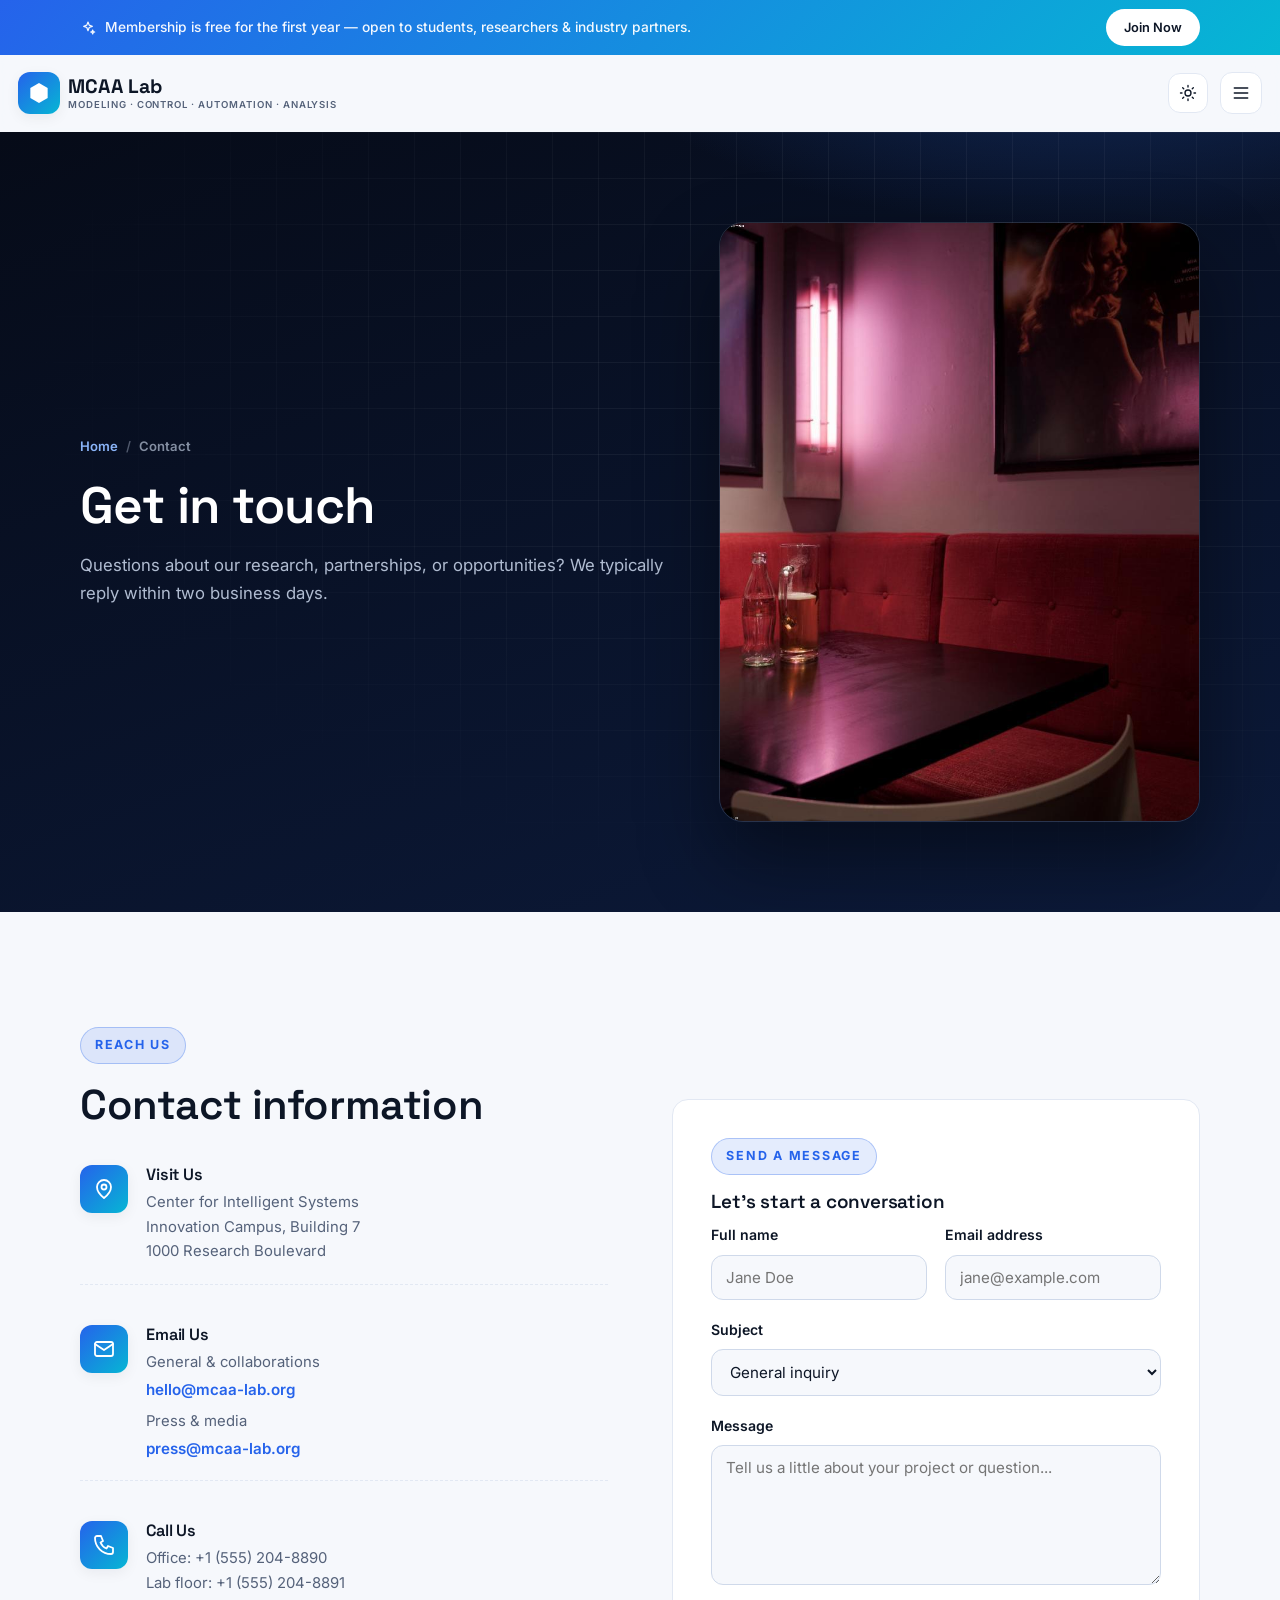
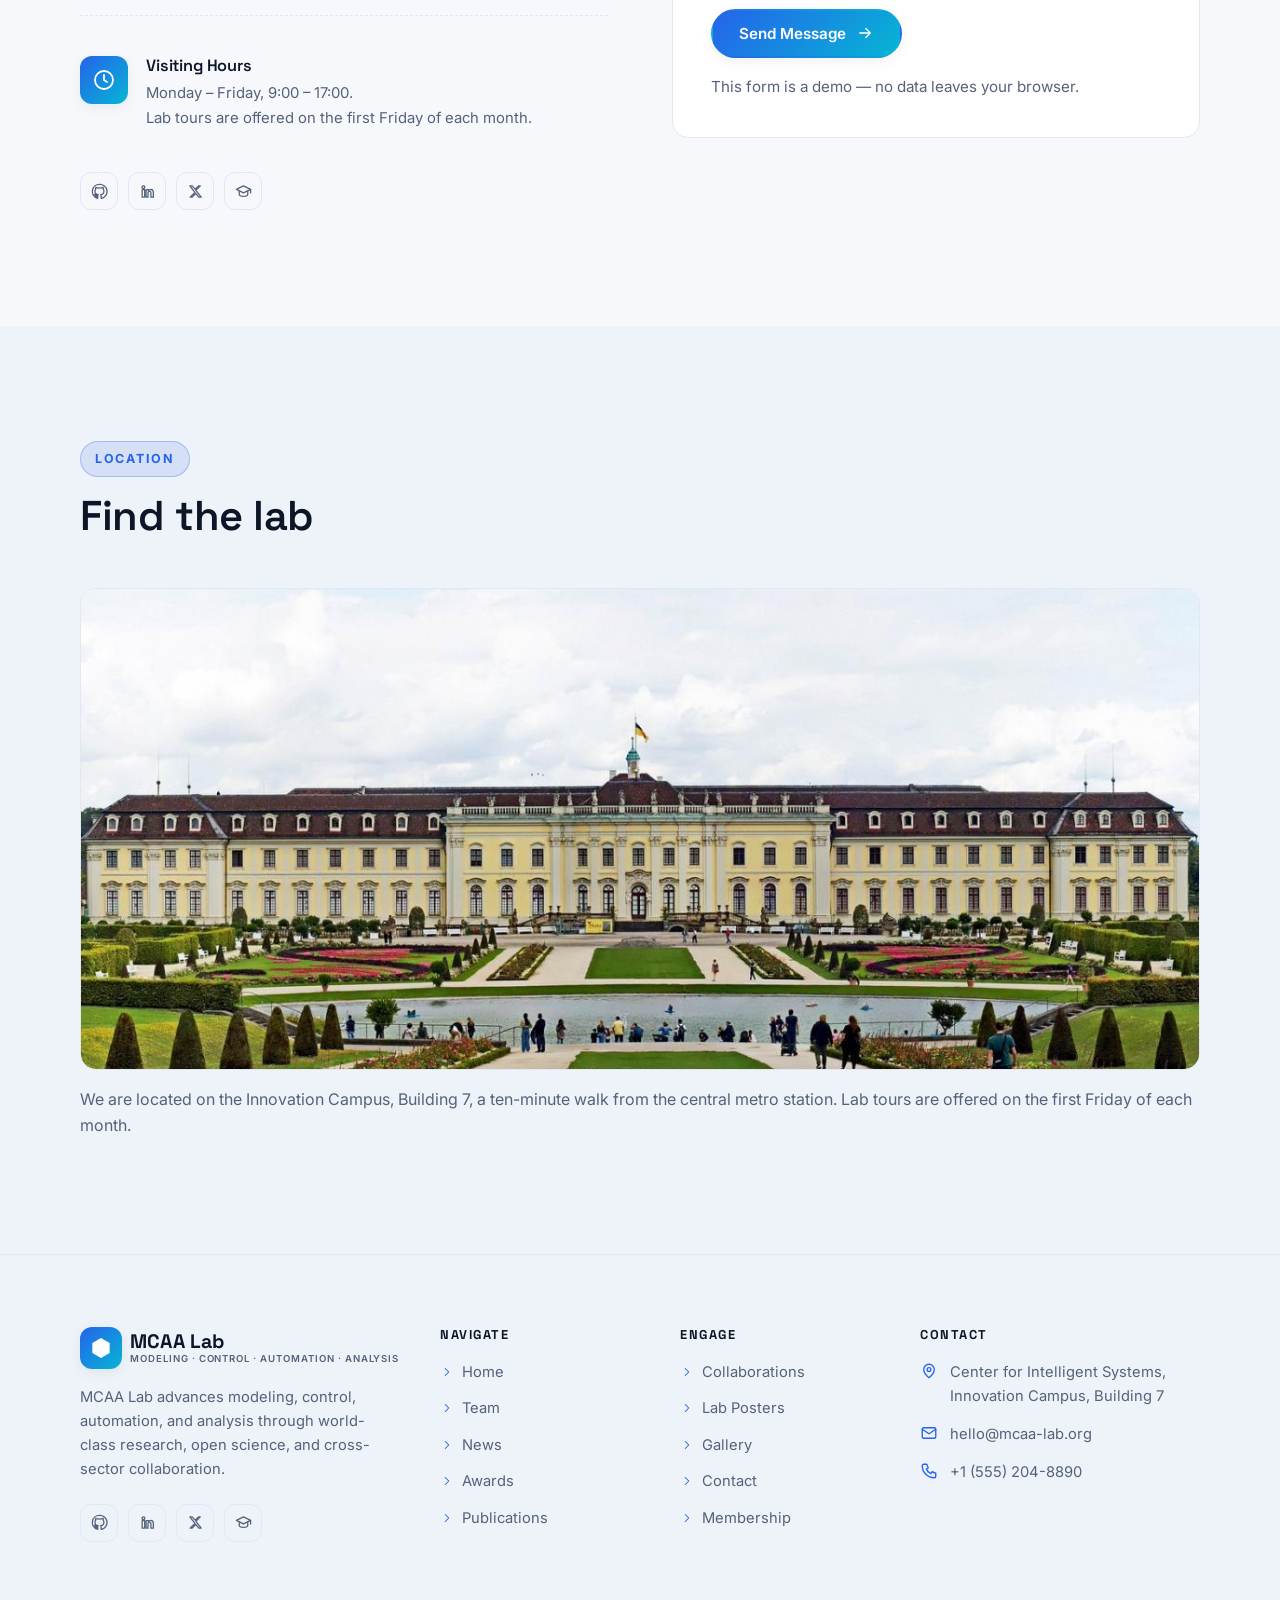
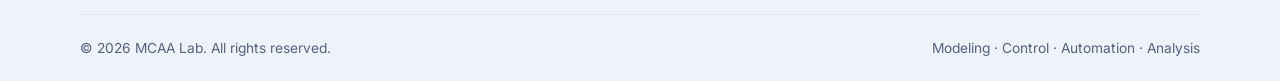
<file: contact.html>
<!DOCTYPE html>
<html lang="en">
<head>
    <meta charset="UTF-8">
    <meta name="viewport" content="width=device-width, initial-scale=1.0">
    <title>Contact | MCAA Lab</title>
    <meta name="description" content="Get in touch with MCAA Lab for collaborations, partnerships, press, or opportunities.">
    <link rel="icon" type="image/svg+xml" href="assets/images/brand.svg">
    <link rel="preconnect" href="https://fonts.googleapis.com">
    <link rel="preconnect" href="https://fonts.gstatic.com" crossorigin>
    <link href="https://fonts.googleapis.com/css2?family=Inter:wght@300;400;500;600;700;800&family=Space+Grotesk:wght@500;600;700&display=swap" rel="stylesheet">
    <link rel="stylesheet" href="assets/css/style.css">
</head>
<body>

    <!-- ============ ANNOUNCEMENT BAR ============ -->
    <div class="announce-bar">
        <div class="inner">
            <p><span class="icon"><svg xmlns="http://www.w3.org/2000/svg" viewBox="0 0 24 24" fill="none" stroke="currentColor" stroke-width="1.8" stroke-linecap="round" stroke-linejoin="round" aria-hidden="true"><path d="M12 3l1.8 4.7L18.5 9.5l-4.7 1.8L12 16l-1.8-4.7L5.5 9.5l4.7-1.8L12 3ZM19 15l.8 2.2L22 18l-2.2.8L19 21l-.8-2.2L16 18l2.2-.8L19 15Z"/></svg></span> Membership is free for the first year &mdash; open to students, researchers &amp; industry partners.</p>
            <a href="membership.html" class="btn">Join Now</a>
        </div>
    </div>

    <!-- ============ HEADER ============ -->
    <header class="site-header" id="siteHeader">
        <div class="nav-inner">
            <a class="brand" href="index.html">
                <span class="brand-mark"><svg xmlns="http://www.w3.org/2000/svg" viewBox="0 0 24 24" fill="currentColor" aria-hidden="true"><path fill-rule="evenodd" d="M12 2l8.66 5v10L12 22l-8.66-5V7l8.66-5Z"/><circle cx="12" cy="12" r="4.5" fill="#fff" opacity=".95"/></svg></span>
                <span class="brand-name">MCAA Lab<span class="brand-sub">Modeling &middot; Control &middot; Automation &middot; Analysis</span></span>
            </a>
            <nav aria-label="Primary navigation">
                <ul class="nav-links">
                    <li class="nav-item"><a class="nav-link" href="index.html">Home</a></li>
                    <li class="nav-item"><a class="nav-link" href="team.html">Team</a></li>
                    <li class="nav-item"><a class="nav-link" href="news.html">News</a></li>
                    <li class="nav-item"><a class="nav-link" href="awards.html">Awards</a></li>
                    <li class="nav-item"><a class="nav-link" href="publications.html">Publications</a></li>
                    <li class="nav-item"><a class="nav-link" href="collaborations.html">Collaborations</a></li>
                    <li class="nav-item"><a class="nav-link" href="lab-posters.html">Lab Posters</a></li>
                    <li class="nav-item"><a class="nav-link" href="gallery.html">Gallery</a></li>
                    <li class="nav-item active"><a class="nav-link" href="contact.html">Contact</a></li>
                    <li class="nav-item"><a class="nav-link" href="membership.html">Membership</a></li>
                </ul>
            </nav>
            <div class="nav-actions">
                <button class="theme-toggle" id="themeToggle" aria-label="Toggle color theme">
                    <span class="icon icon-sun"><svg xmlns="http://www.w3.org/2000/svg" viewBox="0 0 24 24" fill="none" stroke="currentColor" stroke-width="1.8" stroke-linecap="round" stroke-linejoin="round" aria-hidden="true"><circle cx="12" cy="12" r="4"/><path d="M12 2v2M12 20v2M4.9 4.9l1.4 1.4M17.7 17.7l1.4 1.4M2 12h2M20 12h2M4.9 19.1l1.4-1.4M17.7 6.3l1.4-1.4"/></svg></span>
                    <span class="icon icon-moon"><svg xmlns="http://www.w3.org/2000/svg" viewBox="0 0 24 24" fill="none" stroke="currentColor" stroke-width="1.8" stroke-linecap="round" stroke-linejoin="round" aria-hidden="true"><path d="M21 12.8A9 9 0 1 1 11.2 3a7 7 0 0 0 9.8 9.8Z"/></svg></span>
                </button>
                <a href="contact.html" class="btn btn-primary btn-sm nav-btn">Get in Touch <span class="icon"><svg xmlns="http://www.w3.org/2000/svg" viewBox="0 0 24 24" fill="none" stroke="currentColor" stroke-width="1.8" stroke-linecap="round" stroke-linejoin="round" aria-hidden="true"><path d="M5 12h14M13 6l6 6-6 6"/></svg></span></a>
                <button class="hamburger" id="hamburger" aria-label="Open menu" aria-expanded="false">
                    <span class="icon"><svg xmlns="http://www.w3.org/2000/svg" viewBox="0 0 24 24" fill="none" stroke="currentColor" stroke-width="1.8" stroke-linecap="round" stroke-linejoin="round" aria-hidden="true"><path d="M4 6h16M4 12h16M4 18h16"/></svg></span>
                </button>
            </div>
        </div>
    </header>

    <!-- ============ MOBILE NAV ============ -->
    <div class="mobile-nav" id="mobileNav" aria-hidden="true">
        <div class="mobile-nav-head">
            <a class="brand" href="index.html">
                <span class="brand-mark"><svg xmlns="http://www.w3.org/2000/svg" viewBox="0 0 24 24" fill="currentColor" aria-hidden="true"><path fill-rule="evenodd" d="M12 2l8.66 5v10L12 22l-8.66-5V7l8.66-5Z"/><circle cx="12" cy="12" r="4.5" fill="#fff" opacity=".95"/></svg></span>
                <span class="brand-name">MCAA Lab<span class="brand-sub">Modeling &middot; Control &middot; Automation &middot; Analysis</span></span>
            </a>
            <button class="mobile-close" id="mobileClose" aria-label="Close menu">
                <span class="icon"><svg xmlns="http://www.w3.org/2000/svg" viewBox="0 0 24 24" fill="none" stroke="currentColor" stroke-width="1.8" stroke-linecap="round" stroke-linejoin="round" aria-hidden="true"><path d="M6 6l12 12M18 6L6 18"/></svg></span>
            </button>
        </div>
        <ul class="mobile-nav-list">
            <li><a class="mobile-link" href="index.html">Home</a></li>
            <li><a class="mobile-link" href="team.html">Team</a></li>
            <li><a class="mobile-link" href="news.html">News</a></li>
            <li><a class="mobile-link" href="awards.html">Awards</a></li>
            <li><a class="mobile-link" href="publications.html">Publications</a></li>
            <li><a class="mobile-link" href="collaborations.html">Collaborations</a></li>
            <li><a class="mobile-link" href="lab-posters.html">Lab Posters</a></li>
            <li><a class="mobile-link" href="gallery.html">Gallery</a></li>
            <li><a class="mobile-link active" href="contact.html">Contact</a></li>
            <li><a class="mobile-link" href="membership.html">Membership</a></li>
        </ul>
        <div class="mobile-nav-foot">
            <a href="contact.html" class="btn btn-primary">Get in Touch <span class="icon"><svg xmlns="http://www.w3.org/2000/svg" viewBox="0 0 24 24" fill="none" stroke="currentColor" stroke-width="1.8" stroke-linecap="round" stroke-linejoin="round" aria-hidden="true"><path d="M5 12h14M13 6l6 6-6 6"/></svg></span></a>
            <a href="membership.html" class="btn btn-ghost">Membership</a>
        </div>
    </div>

    <main>
        <!-- ============ PAGE HERO ============ -->
        <section class="page-hero">
            <div class="container">
                <div>
                    <div class="breadcrumb"><a href="index.html">Home</a><span class="sep">/</span><span>Contact</span></div>
                    <h1>Get in touch</h1>
                    <p class="lede">Questions about our research, partnerships, or opportunities? We typically reply within two business days.</p>
                </div>
                <div class="visual reveal"><img src="assets/images/poster-1.jpg" alt="Contact the MCAA research lab"></div>
            </div>
        </section>

        <!-- ============ INFO + FORM ============ -->
        <section class="section">
            <div class="container split">
                <div class="reveal">
                    <span class="eyebrow mb-2">Reach Us</span>
                    <h2 class="h-lg">Contact information</h2>
                    <div class="grid gap-lg">
                        <div class="info-row">
                            <div class="icon-tile"><span class="icon"><svg xmlns="http://www.w3.org/2000/svg" viewBox="0 0 24 24" fill="none" stroke="currentColor" stroke-width="1.8" stroke-linecap="round" stroke-linejoin="round" aria-hidden="true"><path d="M12 21s-7-5.5-7-11a7 7 0 0 1 14 0c0 5.5-7 11-7 11Z"/><circle cx="12" cy="10" r="2.5"/></svg></span></div>
                            <div>
                                <h4>Visit Us</h4>
                                <p>Center for Intelligent Systems<br>Innovation Campus, Building 7<br>1000 Research Boulevard</p>
                            </div>
                        </div>
                        <div class="info-row">
                            <div class="icon-tile"><span class="icon"><svg xmlns="http://www.w3.org/2000/svg" viewBox="0 0 24 24" fill="none" stroke="currentColor" stroke-width="1.8" stroke-linecap="round" stroke-linejoin="round" aria-hidden="true"><rect x="3" y="5" width="18" height="14" rx="2"/><path d="M3 7l9 6 9-6"/></svg></span></div>
                            <div>
                                <h4>Email Us</h4>
                                <p>General &amp; collaborations</p>
                                <a href="mailto:hello@mcaa-lab.org">hello@mcaa-lab.org</a>
                                <p class="mt-xs">Press &amp; media</p>
                                <a href="mailto:press@mcaa-lab.org">press@mcaa-lab.org</a>
                            </div>
                        </div>
                        <div class="info-row">
                            <div class="icon-tile"><span class="icon"><svg xmlns="http://www.w3.org/2000/svg" viewBox="0 0 24 24" fill="none" stroke="currentColor" stroke-width="1.8" stroke-linecap="round" stroke-linejoin="round" aria-hidden="true"><path d="M5 3h4l2 5-2.5 1.5a11 11 0 0 0 6 6L16 13l5 2v4a2 2 0 0 1-2 2A16 16 0 0 1 3 5a2 2 0 0 1 2-2Z"/></svg></span></div>
                            <div>
                                <h4>Call Us</h4>
                                <p>Office: +1 (555) 204-8890<br>Lab floor: +1 (555) 204-8891</p>
                            </div>
                        </div>
                        <div class="info-row">
                            <div class="icon-tile"><span class="icon"><svg xmlns="http://www.w3.org/2000/svg" viewBox="0 0 24 24" fill="none" stroke="currentColor" stroke-width="1.8" stroke-linecap="round" stroke-linejoin="round" aria-hidden="true"><circle cx="12" cy="12" r="9"/><path d="M12 7v5l3 2"/></svg></span></div>
                            <div>
                                <h4>Visiting Hours</h4>
                                <p>Monday &ndash; Friday, 9:00 &ndash; 17:00.<br>Lab tours are offered on the first Friday of each month.</p>
                            </div>
                        </div>
                    </div>
                    <div class="socials mt-3">
                        <a href="#" aria-label="GitHub"><span class="icon"><svg xmlns="http://www.w3.org/2000/svg" viewBox="0 0 24 24" fill="none" stroke="currentColor" stroke-width="1.8" stroke-linecap="round" stroke-linejoin="round" aria-hidden="true"><path d="M12 2a10 10 0 0 0-3.2 19.5c.5.1.7-.2.7-.5v-1.7c-2.8.6-3.4-1.2-3.4-1.2-.4-1.2-1.1-1.5-1.1-1.5-.9-.6.1-.6.1-.6 1 .1 1.5 1 1.5 1 .9 1.6 2.4 1.1 3 .9.1-.7.4-1.1.6-1.4-2.2-.3-4.6-1.1-4.6-5 0-1.1.4-2 1-2.7 0-.3-.4-1.3.1-2.7 0 0 .8-.3 2.7 1a9.4 9.4 0 0 1 5 0c1.9-1.3 2.7-1 2.7-1 .5 1.4.1 2.4.1 2.7.6.7 1 1.6 1 2.7 0 3.9-2.4 4.7-4.6 5 .4.3.7.9.7 1.9v2.8c0 .3.2.6.7.5A10 10 0 0 0 12 2Z"/></svg></span></a>
                        <a href="#" aria-label="LinkedIn"><span class="icon"><svg xmlns="http://www.w3.org/2000/svg" viewBox="0 0 24 24" fill="none" stroke="currentColor" stroke-width="1.8" stroke-linecap="round" stroke-linejoin="round" aria-hidden="true"><path d="M4.5 9.5H8V20H4.5V9.5ZM6.25 4a2 2 0 1 1 0 4 2 2 0 0 1 0-4ZM10 9.5H13.4v1.4h.05A3.7 3.7 0 0 1 16.7 9c3 0 3.6 2 3.6 4.5V20h-3.5v-5.5c0-1.3 0-3-1.9-3-1.9 0-2.2 1.4-2.2 2.9V20H10V9.5Z"/></svg></span></a>
                        <a href="#" aria-label="X (Twitter)"><span class="icon"><svg xmlns="http://www.w3.org/2000/svg" viewBox="0 0 24 24" fill="none" stroke="currentColor" stroke-width="1.8" stroke-linecap="round" stroke-linejoin="round" aria-hidden="true"><path d="M4 4l7.2 9.3L4.4 20h2.5l5.4-5.2L16.8 20H20l-7.5-9.7L18.8 4h-2.5l-4.8 4.7L7.2 4H4Z"/></svg></span></a>
                        <a href="#" aria-label="Google Scholar"><span class="icon"><svg xmlns="http://www.w3.org/2000/svg" viewBox="0 0 24 24" fill="none" stroke="currentColor" stroke-width="1.8" stroke-linecap="round" stroke-linejoin="round" aria-hidden="true"><path d="M2 9l10-5 10 5-10 5L2 9Z"/><path d="M6 11.5V16c0 1.5 2.7 3 6 3s6-1.5 6-3v-4.5M22 9v5"/></svg></span></a>
                    </div>
                </div>

                <div class="reveal delay-1">
                    <div class="card card-lg">
                        <span class="eyebrow mb-2">Send a Message</span>
                        <h3 class="mb-3">Let&rsquo;s start a conversation</h3>
                        <form id="contactForm" novalidate>
                            <div class="form-grid">
                                <div class="form-group">
                                    <label for="name">Full name</label>
                                    <input type="text" id="name" name="name" class="form-control" placeholder="Jane Doe" required>
                                </div>
                                <div class="form-group">
                                    <label for="email">Email address</label>
                                    <input type="email" id="email" name="email" class="form-control" placeholder="jane@example.com" required>
                                </div>
                                <div class="form-group full">
                                    <label for="subject">Subject</label>
                                    <select id="subject" name="subject" class="form-control">
                                        <option>General inquiry</option>
                                        <option>Research collaboration</option>
                                        <option>Industry partnership</option>
                                        <option>Press &amp; media</option>
                                        <option>Job application</option>
                                    </select>
                                </div>
                                <div class="form-group full">
                                    <label for="message">Message</label>
                                    <textarea id="message" name="message" class="form-control" placeholder="Tell us a little about your project or question..." required></textarea>
                                </div>
                            </div>
                            <button type="submit" class="btn btn-primary mt-3">Send Message <span class="icon"><svg xmlns="http://www.w3.org/2000/svg" viewBox="0 0 24 24" fill="none" stroke="currentColor" stroke-width="1.8" stroke-linecap="round" stroke-linejoin="round" aria-hidden="true"><path d="M5 12h14M13 6l6 6-6 6"/></svg></span></button>
                            <p class="form-note mt-2">This form is a demo &mdash; no data leaves your browser.</p>
                            <div class="form-success" id="formSuccess">
                                <span class="icon"><svg xmlns="http://www.w3.org/2000/svg" viewBox="0 0 24 24" fill="none" stroke="currentColor" stroke-width="1.8" stroke-linecap="round" stroke-linejoin="round" aria-hidden="true"><path d="M12 2a10 10 0 1 0 0 20 10 10 0 0 0 0-20Z"/><path d="M8 12.5l2.5 2.5L16 9"/></svg></span>
                                <span>Thanks for reaching out! Your message has been received and we will get back to you shortly.</span>
                            </div>
                        </form>
                    </div>
                </div>
            </div>
        </section>

        <!-- ============ MAP / LOCATION ============ -->
        <section class="section section-alt">
            <div class="container">
                <div class="section-head reveal">
                    <span class="eyebrow">Location</span>
                    <h2>Find the lab</h2>
                </div>
                <div class="card-media reveal">
                    <div class="thumb thumb-map">
                        <img src="assets/images/campus.jpg" alt="Innovation Campus building housing the MCAA laboratory">
                    </div>
                </div>
                <p class="text-muted mt-2 reveal">We are located on the Innovation Campus, Building 7, a ten-minute walk from the central metro station. Lab tours are offered on the first Friday of each month.</p>
            </div>
        </section>
    </main>

    <!-- ============ FOOTER ============ -->
    <footer class="site-footer">
        <div class="container">
            <div class="footer-main">
                <div class="footer-brand">
                    <a class="brand" href="index.html">
                        <span class="brand-mark"><svg xmlns="http://www.w3.org/2000/svg" viewBox="0 0 24 24" fill="currentColor" aria-hidden="true"><path fill-rule="evenodd" d="M12 2l8.66 5v10L12 22l-8.66-5V7l8.66-5Z"/><circle cx="12" cy="12" r="4.5" fill="#fff" opacity=".95"/></svg></span>
                        <span class="brand-name">MCAA Lab<span class="brand-sub">Modeling &middot; Control &middot; Automation &middot; Analysis</span></span>
                    </a>
                    <p>MCAA Lab advances modeling, control, automation, and analysis through world-class research, open science, and cross-sector collaboration.</p>
                    <div class="socials">
                        <a href="#" aria-label="GitHub"><span class="icon"><svg xmlns="http://www.w3.org/2000/svg" viewBox="0 0 24 24" fill="none" stroke="currentColor" stroke-width="1.8" stroke-linecap="round" stroke-linejoin="round" aria-hidden="true"><path d="M12 2a10 10 0 0 0-3.2 19.5c.5.1.7-.2.7-.5v-1.7c-2.8.6-3.4-1.2-3.4-1.2-.4-1.2-1.1-1.5-1.1-1.5-.9-.6.1-.6.1-.6 1 .1 1.5 1 1.5 1 .9 1.6 2.4 1.1 3 .9.1-.7.4-1.1.6-1.4-2.2-.3-4.6-1.1-4.6-5 0-1.1.4-2 1-2.7 0-.3-.4-1.3.1-2.7 0 0 .8-.3 2.7 1a9.4 9.4 0 0 1 5 0c1.9-1.3 2.7-1 2.7-1 .5 1.4.1 2.4.1 2.7.6.7 1 1.6 1 2.7 0 3.9-2.4 4.7-4.6 5 .4.3.7.9.7 1.9v2.8c0 .3.2.6.7.5A10 10 0 0 0 12 2Z"/></svg></span></a>
                        <a href="#" aria-label="LinkedIn"><span class="icon"><svg xmlns="http://www.w3.org/2000/svg" viewBox="0 0 24 24" fill="none" stroke="currentColor" stroke-width="1.8" stroke-linecap="round" stroke-linejoin="round" aria-hidden="true"><path d="M4.5 9.5H8V20H4.5V9.5ZM6.25 4a2 2 0 1 1 0 4 2 2 0 0 1 0-4ZM10 9.5H13.4v1.4h.05A3.7 3.7 0 0 1 16.7 9c3 0 3.6 2 3.6 4.5V20h-3.5v-5.5c0-1.3 0-3-1.9-3-1.9 0-2.2 1.4-2.2 2.9V20H10V9.5Z"/></svg></span></a>
                        <a href="#" aria-label="X (Twitter)"><span class="icon"><svg xmlns="http://www.w3.org/2000/svg" viewBox="0 0 24 24" fill="none" stroke="currentColor" stroke-width="1.8" stroke-linecap="round" stroke-linejoin="round" aria-hidden="true"><path d="M4 4l7.2 9.3L4.4 20h2.5l5.4-5.2L16.8 20H20l-7.5-9.7L18.8 4h-2.5l-4.8 4.7L7.2 4H4Z"/></svg></span></a>
                        <a href="#" aria-label="Google Scholar"><span class="icon"><svg xmlns="http://www.w3.org/2000/svg" viewBox="0 0 24 24" fill="none" stroke="currentColor" stroke-width="1.8" stroke-linecap="round" stroke-linejoin="round" aria-hidden="true"><path d="M2 9l10-5 10 5-10 5L2 9Z"/><path d="M6 11.5V16c0 1.5 2.7 3 6 3s6-1.5 6-3v-4.5M22 9v5"/></svg></span></a>
                    </div>
                </div>
                <div>
                    <h4 class="footer-title">Navigate</h4>
                    <ul class="footer-links">
                        <li><a href="index.html"><span class="icon"><svg xmlns="http://www.w3.org/2000/svg" viewBox="0 0 24 24" fill="none" stroke="currentColor" stroke-width="1.8" stroke-linecap="round" stroke-linejoin="round" aria-hidden="true"><path d="M9 6l6 6-6 6"/></svg></span> Home</a></li>
                        <li><a href="team.html"><span class="icon"><svg xmlns="http://www.w3.org/2000/svg" viewBox="0 0 24 24" fill="none" stroke="currentColor" stroke-width="1.8" stroke-linecap="round" stroke-linejoin="round" aria-hidden="true"><path d="M9 6l6 6-6 6"/></svg></span> Team</a></li>
                        <li><a href="news.html"><span class="icon"><svg xmlns="http://www.w3.org/2000/svg" viewBox="0 0 24 24" fill="none" stroke="currentColor" stroke-width="1.8" stroke-linecap="round" stroke-linejoin="round" aria-hidden="true"><path d="M9 6l6 6-6 6"/></svg></span> News</a></li>
                        <li><a href="awards.html"><span class="icon"><svg xmlns="http://www.w3.org/2000/svg" viewBox="0 0 24 24" fill="none" stroke="currentColor" stroke-width="1.8" stroke-linecap="round" stroke-linejoin="round" aria-hidden="true"><path d="M9 6l6 6-6 6"/></svg></span> Awards</a></li>
                        <li><a href="publications.html"><span class="icon"><svg xmlns="http://www.w3.org/2000/svg" viewBox="0 0 24 24" fill="none" stroke="currentColor" stroke-width="1.8" stroke-linecap="round" stroke-linejoin="round" aria-hidden="true"><path d="M9 6l6 6-6 6"/></svg></span> Publications</a></li>
                    </ul>
                </div>
                <div>
                    <h4 class="footer-title">Engage</h4>
                    <ul class="footer-links">
                        <li><a href="collaborations.html"><span class="icon"><svg xmlns="http://www.w3.org/2000/svg" viewBox="0 0 24 24" fill="none" stroke="currentColor" stroke-width="1.8" stroke-linecap="round" stroke-linejoin="round" aria-hidden="true"><path d="M9 6l6 6-6 6"/></svg></span> Collaborations</a></li>
                        <li><a href="lab-posters.html"><span class="icon"><svg xmlns="http://www.w3.org/2000/svg" viewBox="0 0 24 24" fill="none" stroke="currentColor" stroke-width="1.8" stroke-linecap="round" stroke-linejoin="round" aria-hidden="true"><path d="M9 6l6 6-6 6"/></svg></span> Lab Posters</a></li>
                        <li><a href="gallery.html"><span class="icon"><svg xmlns="http://www.w3.org/2000/svg" viewBox="0 0 24 24" fill="none" stroke="currentColor" stroke-width="1.8" stroke-linecap="round" stroke-linejoin="round" aria-hidden="true"><path d="M9 6l6 6-6 6"/></svg></span> Gallery</a></li>
                        <li><a href="contact.html"><span class="icon"><svg xmlns="http://www.w3.org/2000/svg" viewBox="0 0 24 24" fill="none" stroke="currentColor" stroke-width="1.8" stroke-linecap="round" stroke-linejoin="round" aria-hidden="true"><path d="M9 6l6 6-6 6"/></svg></span> Contact</a></li>
                        <li><a href="membership.html"><span class="icon"><svg xmlns="http://www.w3.org/2000/svg" viewBox="0 0 24 24" fill="none" stroke="currentColor" stroke-width="1.8" stroke-linecap="round" stroke-linejoin="round" aria-hidden="true"><path d="M9 6l6 6-6 6"/></svg></span> Membership</a></li>
                    </ul>
                </div>
                <div>
                    <h4 class="footer-title">Contact</h4>
                    <ul class="footer-contact">
                        <li><span class="icon"><svg xmlns="http://www.w3.org/2000/svg" viewBox="0 0 24 24" fill="none" stroke="currentColor" stroke-width="1.8" stroke-linecap="round" stroke-linejoin="round" aria-hidden="true"><path d="M12 21s-7-5.5-7-11a7 7 0 0 1 14 0c0 5.5-7 11-7 11Z"/><circle cx="12" cy="10" r="2.5"/></svg></span><span>Center for Intelligent Systems, Innovation Campus, Building 7</span></li>
                        <li><span class="icon"><svg xmlns="http://www.w3.org/2000/svg" viewBox="0 0 24 24" fill="none" stroke="currentColor" stroke-width="1.8" stroke-linecap="round" stroke-linejoin="round" aria-hidden="true"><rect x="3" y="5" width="18" height="14" rx="2"/><path d="M3 7l9 6 9-6"/></svg></span><span>hello@mcaa-lab.org</span></li>
                        <li><span class="icon"><svg xmlns="http://www.w3.org/2000/svg" viewBox="0 0 24 24" fill="none" stroke="currentColor" stroke-width="1.8" stroke-linecap="round" stroke-linejoin="round" aria-hidden="true"><path d="M5 3h4l2 5-2.5 1.5a11 11 0 0 0 6 6L16 13l5 2v4a2 2 0 0 1-2 2A16 16 0 0 1 3 5a2 2 0 0 1 2-2Z"/></svg></span><span>+1 (555) 204-8890</span></li>
                    </ul>
                </div>
            </div>
            <div class="footer-bottom">
                <span>&copy; <span id="year">2026</span> MCAA Lab. All rights reserved.</span>
                <span>Modeling &middot; Control &middot; Automation &middot; Analysis</span>
            </div>
        </div>
    </footer>

    <button class="to-top" id="toTop" aria-label="Back to top">
        <span class="icon"><svg xmlns="http://www.w3.org/2000/svg" viewBox="0 0 24 24" fill="none" stroke="currentColor" stroke-width="1.8" stroke-linecap="round" stroke-linejoin="round" aria-hidden="true"><path d="M12 19V5M6 11l6-6 6 6"/></svg></span>
    </button>

    <script src="assets/js/main.js"></script>
</body>
</html>
</file>
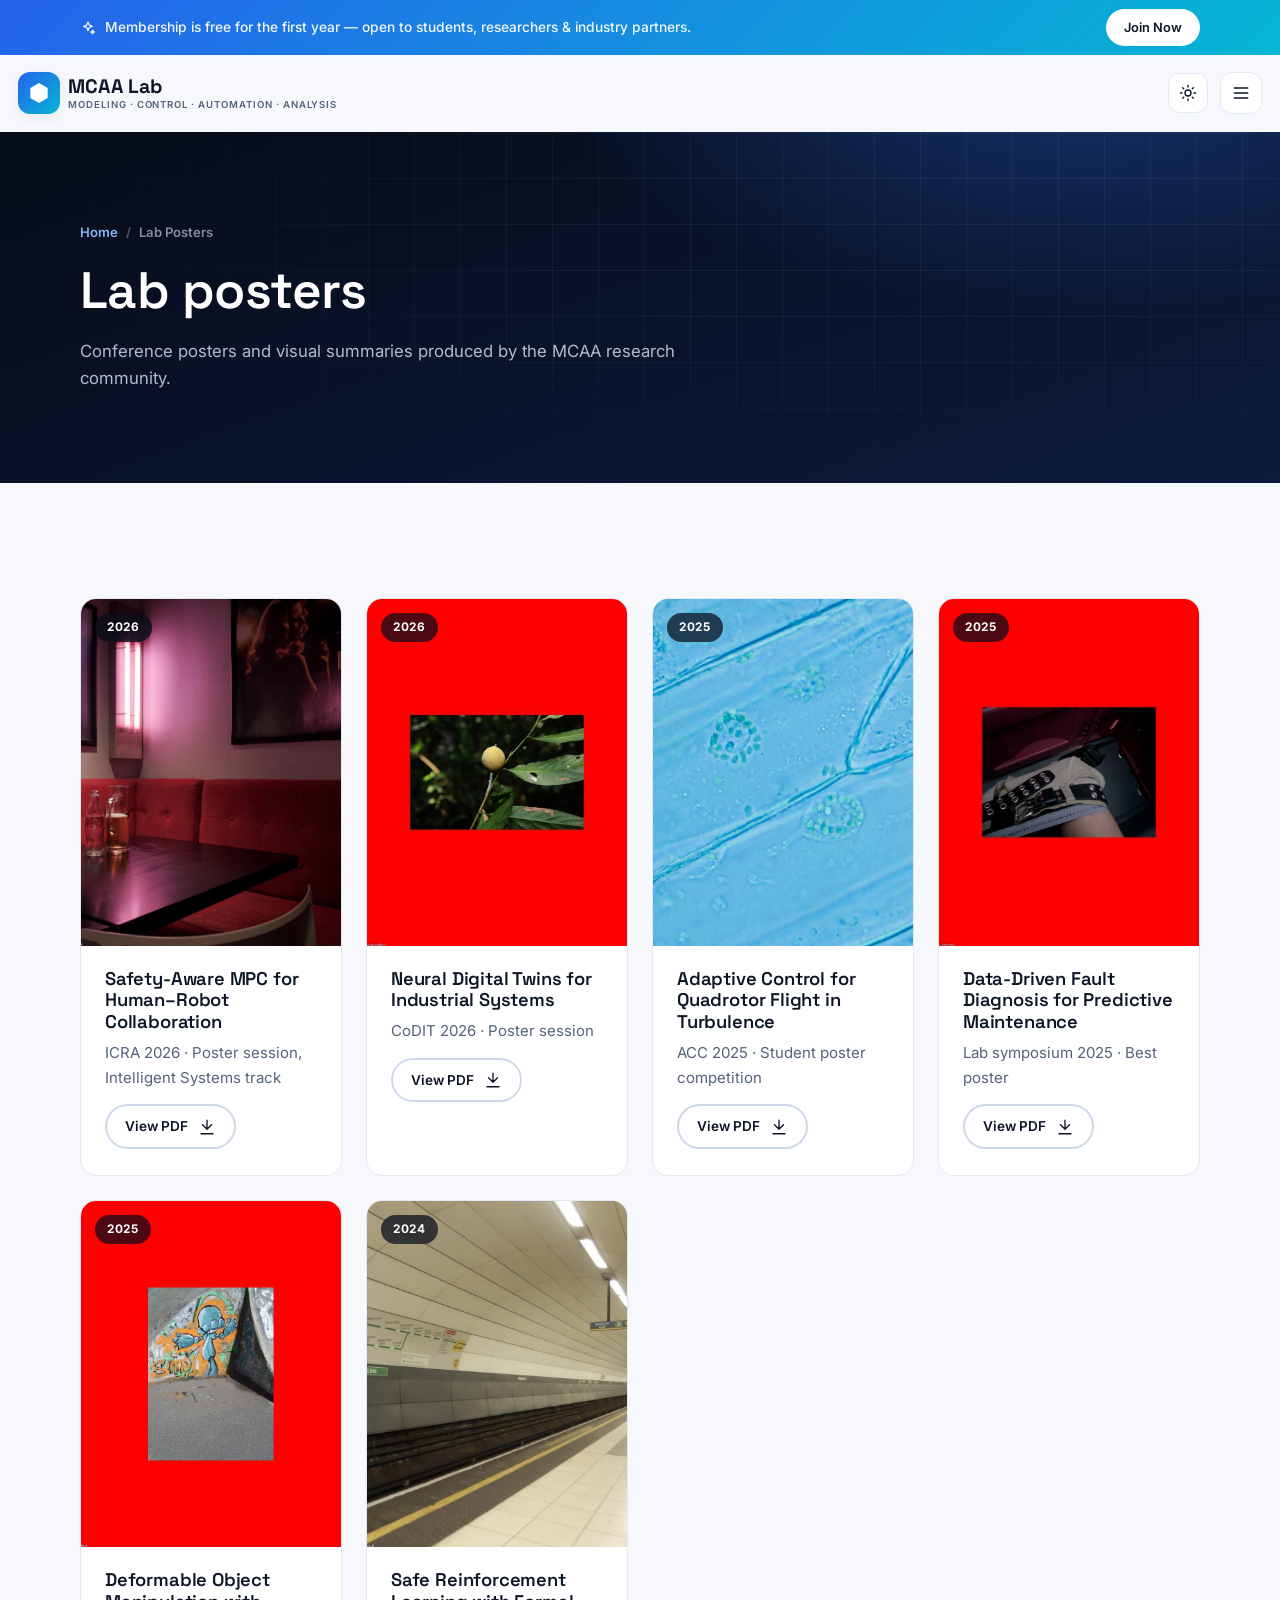
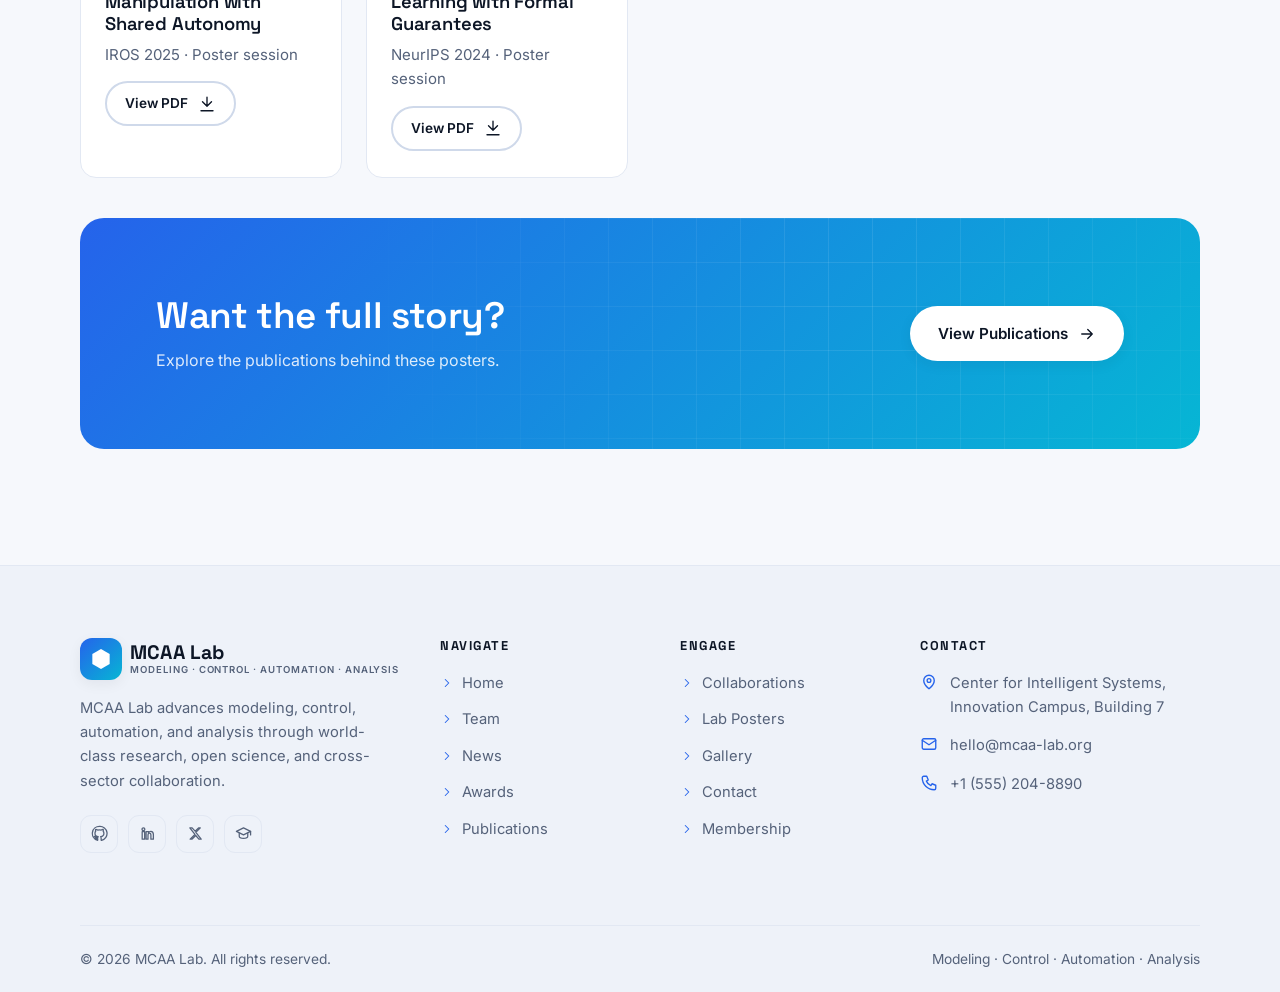
<file: lab-posters.html>
<!DOCTYPE html>
<html lang="en">
<head>
    <meta charset="UTF-8">
    <meta name="viewport" content="width=device-width, initial-scale=1.0">
    <title>Lab Posters | MCAA Lab</title>
    <meta name="description" content="Conference and laboratory posters produced by MCAA researchers, presented at leading robotics and automation events.">
    <link rel="icon" type="image/svg+xml" href="assets/images/brand.svg">
    <link rel="preconnect" href="https://fonts.googleapis.com">
    <link rel="preconnect" href="https://fonts.gstatic.com" crossorigin>
    <link href="https://fonts.googleapis.com/css2?family=Inter:wght@300;400;500;600;700;800&family=Space+Grotesk:wght@500;600;700&display=swap" rel="stylesheet">
    <link rel="stylesheet" href="assets/css/style.css">
</head>
<body>

    <!-- ============ ANNOUNCEMENT BAR ============ -->
    <div class="announce-bar">
        <div class="inner">
            <p><span class="icon"><svg xmlns="http://www.w3.org/2000/svg" viewBox="0 0 24 24" fill="none" stroke="currentColor" stroke-width="1.8" stroke-linecap="round" stroke-linejoin="round" aria-hidden="true"><path d="M12 3l1.8 4.7L18.5 9.5l-4.7 1.8L12 16l-1.8-4.7L5.5 9.5l4.7-1.8L12 3ZM19 15l.8 2.2L22 18l-2.2.8L19 21l-.8-2.2L16 18l2.2-.8L19 15Z"/></svg></span> Membership is free for the first year &mdash; open to students, researchers &amp; industry partners.</p>
            <a href="membership.html" class="btn">Join Now</a>
        </div>
    </div>

    <!-- ============ HEADER ============ -->
    <header class="site-header" id="siteHeader">
        <div class="nav-inner">
            <a class="brand" href="index.html">
                <span class="brand-mark"><svg xmlns="http://www.w3.org/2000/svg" viewBox="0 0 24 24" fill="currentColor" aria-hidden="true"><path fill-rule="evenodd" d="M12 2l8.66 5v10L12 22l-8.66-5V7l8.66-5Z"/><circle cx="12" cy="12" r="4.5" fill="#fff" opacity=".95"/></svg></span>
                <span class="brand-name">MCAA Lab<span class="brand-sub">Modeling &middot; Control &middot; Automation &middot; Analysis</span></span>
            </a>
            <nav aria-label="Primary navigation">
                <ul class="nav-links">
                    <li class="nav-item"><a class="nav-link" href="index.html">Home</a></li>
                    <li class="nav-item"><a class="nav-link" href="team.html">Team</a></li>
                    <li class="nav-item"><a class="nav-link" href="news.html">News</a></li>
                    <li class="nav-item"><a class="nav-link" href="awards.html">Awards</a></li>
                    <li class="nav-item"><a class="nav-link" href="publications.html">Publications</a></li>
                    <li class="nav-item"><a class="nav-link" href="collaborations.html">Collaborations</a></li>
                    <li class="nav-item active"><a class="nav-link" href="lab-posters.html">Lab Posters</a></li>
                    <li class="nav-item"><a class="nav-link" href="gallery.html">Gallery</a></li>
                    <li class="nav-item"><a class="nav-link" href="contact.html">Contact</a></li>
                    <li class="nav-item"><a class="nav-link" href="membership.html">Membership</a></li>
                </ul>
            </nav>
            <div class="nav-actions">
                <button class="theme-toggle" id="themeToggle" aria-label="Toggle color theme">
                    <span class="icon icon-sun"><svg xmlns="http://www.w3.org/2000/svg" viewBox="0 0 24 24" fill="none" stroke="currentColor" stroke-width="1.8" stroke-linecap="round" stroke-linejoin="round" aria-hidden="true"><circle cx="12" cy="12" r="4"/><path d="M12 2v2M12 20v2M4.9 4.9l1.4 1.4M17.7 17.7l1.4 1.4M2 12h2M20 12h2M4.9 19.1l1.4-1.4M17.7 6.3l1.4-1.4"/></svg></span>
                    <span class="icon icon-moon"><svg xmlns="http://www.w3.org/2000/svg" viewBox="0 0 24 24" fill="none" stroke="currentColor" stroke-width="1.8" stroke-linecap="round" stroke-linejoin="round" aria-hidden="true"><path d="M21 12.8A9 9 0 1 1 11.2 3a7 7 0 0 0 9.8 9.8Z"/></svg></span>
                </button>
                <a href="contact.html" class="btn btn-primary btn-sm nav-btn">Get in Touch <span class="icon"><svg xmlns="http://www.w3.org/2000/svg" viewBox="0 0 24 24" fill="none" stroke="currentColor" stroke-width="1.8" stroke-linecap="round" stroke-linejoin="round" aria-hidden="true"><path d="M5 12h14M13 6l6 6-6 6"/></svg></span></a>
                <button class="hamburger" id="hamburger" aria-label="Open menu" aria-expanded="false">
                    <span class="icon"><svg xmlns="http://www.w3.org/2000/svg" viewBox="0 0 24 24" fill="none" stroke="currentColor" stroke-width="1.8" stroke-linecap="round" stroke-linejoin="round" aria-hidden="true"><path d="M4 6h16M4 12h16M4 18h16"/></svg></span>
                </button>
            </div>
        </div>
    </header>

    <!-- ============ MOBILE NAV ============ -->
    <div class="mobile-nav" id="mobileNav" aria-hidden="true">
        <div class="mobile-nav-head">
            <a class="brand" href="index.html">
                <span class="brand-mark"><svg xmlns="http://www.w3.org/2000/svg" viewBox="0 0 24 24" fill="currentColor" aria-hidden="true"><path fill-rule="evenodd" d="M12 2l8.66 5v10L12 22l-8.66-5V7l8.66-5Z"/><circle cx="12" cy="12" r="4.5" fill="#fff" opacity=".95"/></svg></span>
                <span class="brand-name">MCAA Lab<span class="brand-sub">Modeling &middot; Control &middot; Automation &middot; Analysis</span></span>
            </a>
            <button class="mobile-close" id="mobileClose" aria-label="Close menu">
                <span class="icon"><svg xmlns="http://www.w3.org/2000/svg" viewBox="0 0 24 24" fill="none" stroke="currentColor" stroke-width="1.8" stroke-linecap="round" stroke-linejoin="round" aria-hidden="true"><path d="M6 6l12 12M18 6L6 18"/></svg></span>
            </button>
        </div>
        <ul class="mobile-nav-list">
            <li><a class="mobile-link" href="index.html">Home</a></li>
            <li><a class="mobile-link" href="team.html">Team</a></li>
            <li><a class="mobile-link" href="news.html">News</a></li>
            <li><a class="mobile-link" href="awards.html">Awards</a></li>
            <li><a class="mobile-link" href="publications.html">Publications</a></li>
            <li><a class="mobile-link" href="collaborations.html">Collaborations</a></li>
            <li><a class="mobile-link active" href="lab-posters.html">Lab Posters</a></li>
            <li><a class="mobile-link" href="gallery.html">Gallery</a></li>
            <li><a class="mobile-link" href="contact.html">Contact</a></li>
            <li><a class="mobile-link" href="membership.html">Membership</a></li>
        </ul>
        <div class="mobile-nav-foot">
            <a href="contact.html" class="btn btn-primary">Get in Touch <span class="icon"><svg xmlns="http://www.w3.org/2000/svg" viewBox="0 0 24 24" fill="none" stroke="currentColor" stroke-width="1.8" stroke-linecap="round" stroke-linejoin="round" aria-hidden="true"><path d="M5 12h14M13 6l6 6-6 6"/></svg></span></a>
            <a href="membership.html" class="btn btn-ghost">Membership</a>
        </div>
    </div>

    <main>
        <!-- ============ PAGE HERO ============ -->
        <section class="page-hero bare">
            <div class="container">
                <div>
                    <div class="breadcrumb"><a href="index.html">Home</a><span class="sep">/</span><span>Lab Posters</span></div>
                    <h1>Lab posters</h1>
                    <p class="lede">Conference posters and visual summaries produced by the MCAA research community.</p>
                </div>
            </div>
        </section>

        <!-- ============ POSTERS GRID ============ -->
        <section class="section">
            <div class="container">
                <div class="grid grid-4">
                    <article class="card-media reveal">
                        <div class="thumb thumb-poster"><span class="badge">2026</span><img src="assets/images/poster-1.jpg" alt="Poster on safety-aware model predictive control"></div>
                        <div class="body">
                            <h3>Safety-Aware MPC for Human&ndash;Robot Collaboration</h3>
                            <p class="text-muted">ICRA 2026 &middot; Poster session, Intelligent Systems track</p>
                            <div class="d-flex gap-sm mt-sm">
                                <a href="#" class="btn btn-ghost btn-sm">View PDF <span class="icon"><svg xmlns="http://www.w3.org/2000/svg" viewBox="0 0 24 24" fill="none" stroke="currentColor" stroke-width="1.8" stroke-linecap="round" stroke-linejoin="round" aria-hidden="true"><path d="M12 3v12M6 9l6 6 6-6M4 21h16"/></svg></span></a>
                            </div>
                        </div>
                    </article>
                    <article class="card-media reveal delay-1">
                        <div class="thumb thumb-poster"><span class="badge">2026</span><img src="assets/images/poster-2.jpg" alt="Poster on neural digital twins"></div>
                        <div class="body">
                            <h3>Neural Digital Twins for Industrial Systems</h3>
                            <p class="text-muted">CoDIT 2026 &middot; Poster session</p>
                            <div class="d-flex gap-sm mt-sm">
                                <a href="#" class="btn btn-ghost btn-sm">View PDF <span class="icon"><svg xmlns="http://www.w3.org/2000/svg" viewBox="0 0 24 24" fill="none" stroke="currentColor" stroke-width="1.8" stroke-linecap="round" stroke-linejoin="round" aria-hidden="true"><path d="M12 3v12M6 9l6 6 6-6M4 21h16"/></svg></span></a>
                            </div>
                        </div>
                    </article>
                    <article class="card-media reveal delay-2">
                        <div class="thumb thumb-poster"><span class="badge">2025</span><img src="assets/images/poster-3.jpg" alt="Poster on autonomous aerial vehicles"></div>
                        <div class="body">
                            <h3>Adaptive Control for Quadrotor Flight in Turbulence</h3>
                            <p class="text-muted">ACC 2025 &middot; Student poster competition</p>
                            <div class="d-flex gap-sm mt-sm">
                                <a href="#" class="btn btn-ghost btn-sm">View PDF <span class="icon"><svg xmlns="http://www.w3.org/2000/svg" viewBox="0 0 24 24" fill="none" stroke="currentColor" stroke-width="1.8" stroke-linecap="round" stroke-linejoin="round" aria-hidden="true"><path d="M12 3v12M6 9l6 6 6-6M4 21h16"/></svg></span></a>
                            </div>
                        </div>
                    </article>
                    <article class="card-media reveal">
                        <div class="thumb thumb-poster"><span class="badge">2025</span><img src="assets/images/poster-4.jpg" alt="Poster on fault diagnosis"></div>
                        <div class="body">
                            <h3>Data-Driven Fault Diagnosis for Predictive Maintenance</h3>
                            <p class="text-muted">Lab symposium 2025 &middot; Best poster</p>
                            <div class="d-flex gap-sm mt-sm">
                                <a href="#" class="btn btn-ghost btn-sm">View PDF <span class="icon"><svg xmlns="http://www.w3.org/2000/svg" viewBox="0 0 24 24" fill="none" stroke="currentColor" stroke-width="1.8" stroke-linecap="round" stroke-linejoin="round" aria-hidden="true"><path d="M12 3v12M6 9l6 6 6-6M4 21h16"/></svg></span></a>
                            </div>
                        </div>
                    </article>
                    <article class="card-media reveal delay-1">
                        <div class="thumb thumb-poster"><span class="badge">2025</span><img src="assets/images/poster-5.jpg" alt="Poster on robotic manipulation"></div>
                        <div class="body">
                            <h3>Deformable Object Manipulation with Shared Autonomy</h3>
                            <p class="text-muted">IROS 2025 &middot; Poster session</p>
                            <div class="d-flex gap-sm mt-sm">
                                <a href="#" class="btn btn-ghost btn-sm">View PDF <span class="icon"><svg xmlns="http://www.w3.org/2000/svg" viewBox="0 0 24 24" fill="none" stroke="currentColor" stroke-width="1.8" stroke-linecap="round" stroke-linejoin="round" aria-hidden="true"><path d="M12 3v12M6 9l6 6 6-6M4 21h16"/></svg></span></a>
                            </div>
                        </div>
                    </article>
                    <article class="card-media reveal delay-2">
                        <div class="thumb thumb-poster"><span class="badge">2024</span><img src="assets/images/poster-6.jpg" alt="Poster on safe reinforcement learning"></div>
                        <div class="body">
                            <h3>Safe Reinforcement Learning with Formal Guarantees</h3>
                            <p class="text-muted">NeurIPS 2024 &middot; Poster session</p>
                            <div class="d-flex gap-sm mt-sm">
                                <a href="#" class="btn btn-ghost btn-sm">View PDF <span class="icon"><svg xmlns="http://www.w3.org/2000/svg" viewBox="0 0 24 24" fill="none" stroke="currentColor" stroke-width="1.8" stroke-linecap="round" stroke-linejoin="round" aria-hidden="true"><path d="M12 3v12M6 9l6 6 6-6M4 21h16"/></svg></span></a>
                            </div>
                        </div>
                    </article>
                </div>

                <div class="cta-band mt-4 reveal">
                    <div class="inner">
                        <div>
                            <h2>Want the full story?</h2>
                            <p>Explore the publications behind these posters.</p>
                        </div>
                        <a href="publications.html" class="btn btn-light">View Publications <span class="icon"><svg xmlns="http://www.w3.org/2000/svg" viewBox="0 0 24 24" fill="none" stroke="currentColor" stroke-width="1.8" stroke-linecap="round" stroke-linejoin="round" aria-hidden="true"><path d="M5 12h14M13 6l6 6-6 6"/></svg></span></a>
                    </div>
                </div>
            </div>
        </section>
    </main>

    <!-- ============ FOOTER ============ -->
    <footer class="site-footer">
        <div class="container">
            <div class="footer-main">
                <div class="footer-brand">
                    <a class="brand" href="index.html">
                        <span class="brand-mark"><svg xmlns="http://www.w3.org/2000/svg" viewBox="0 0 24 24" fill="currentColor" aria-hidden="true"><path fill-rule="evenodd" d="M12 2l8.66 5v10L12 22l-8.66-5V7l8.66-5Z"/><circle cx="12" cy="12" r="4.5" fill="#fff" opacity=".95"/></svg></span>
                        <span class="brand-name">MCAA Lab<span class="brand-sub">Modeling &middot; Control &middot; Automation &middot; Analysis</span></span>
                    </a>
                    <p>MCAA Lab advances modeling, control, automation, and analysis through world-class research, open science, and cross-sector collaboration.</p>
                    <div class="socials">
                        <a href="#" aria-label="GitHub"><span class="icon"><svg xmlns="http://www.w3.org/2000/svg" viewBox="0 0 24 24" fill="none" stroke="currentColor" stroke-width="1.8" stroke-linecap="round" stroke-linejoin="round" aria-hidden="true"><path d="M12 2a10 10 0 0 0-3.2 19.5c.5.1.7-.2.7-.5v-1.7c-2.8.6-3.4-1.2-3.4-1.2-.4-1.2-1.1-1.5-1.1-1.5-.9-.6.1-.6.1-.6 1 .1 1.5 1 1.5 1 .9 1.6 2.4 1.1 3 .9.1-.7.4-1.1.6-1.4-2.2-.3-4.6-1.1-4.6-5 0-1.1.4-2 1-2.7 0-.3-.4-1.3.1-2.7 0 0 .8-.3 2.7 1a9.4 9.4 0 0 1 5 0c1.9-1.3 2.7-1 2.7-1 .5 1.4.1 2.4.1 2.7.6.7 1 1.6 1 2.7 0 3.9-2.4 4.7-4.6 5 .4.3.7.9.7 1.9v2.8c0 .3.2.6.7.5A10 10 0 0 0 12 2Z"/></svg></span></a>
                        <a href="#" aria-label="LinkedIn"><span class="icon"><svg xmlns="http://www.w3.org/2000/svg" viewBox="0 0 24 24" fill="none" stroke="currentColor" stroke-width="1.8" stroke-linecap="round" stroke-linejoin="round" aria-hidden="true"><path d="M4.5 9.5H8V20H4.5V9.5ZM6.25 4a2 2 0 1 1 0 4 2 2 0 0 1 0-4ZM10 9.5H13.4v1.4h.05A3.7 3.7 0 0 1 16.7 9c3 0 3.6 2 3.6 4.5V20h-3.5v-5.5c0-1.3 0-3-1.9-3-1.9 0-2.2 1.4-2.2 2.9V20H10V9.5Z"/></svg></span></a>
                        <a href="#" aria-label="X (Twitter)"><span class="icon"><svg xmlns="http://www.w3.org/2000/svg" viewBox="0 0 24 24" fill="none" stroke="currentColor" stroke-width="1.8" stroke-linecap="round" stroke-linejoin="round" aria-hidden="true"><path d="M4 4l7.2 9.3L4.4 20h2.5l5.4-5.2L16.8 20H20l-7.5-9.7L18.8 4h-2.5l-4.8 4.7L7.2 4H4Z"/></svg></span></a>
                        <a href="#" aria-label="Google Scholar"><span class="icon"><svg xmlns="http://www.w3.org/2000/svg" viewBox="0 0 24 24" fill="none" stroke="currentColor" stroke-width="1.8" stroke-linecap="round" stroke-linejoin="round" aria-hidden="true"><path d="M2 9l10-5 10 5-10 5L2 9Z"/><path d="M6 11.5V16c0 1.5 2.7 3 6 3s6-1.5 6-3v-4.5M22 9v5"/></svg></span></a>
                    </div>
                </div>
                <div>
                    <h4 class="footer-title">Navigate</h4>
                    <ul class="footer-links">
                        <li><a href="index.html"><span class="icon"><svg xmlns="http://www.w3.org/2000/svg" viewBox="0 0 24 24" fill="none" stroke="currentColor" stroke-width="1.8" stroke-linecap="round" stroke-linejoin="round" aria-hidden="true"><path d="M9 6l6 6-6 6"/></svg></span> Home</a></li>
                        <li><a href="team.html"><span class="icon"><svg xmlns="http://www.w3.org/2000/svg" viewBox="0 0 24 24" fill="none" stroke="currentColor" stroke-width="1.8" stroke-linecap="round" stroke-linejoin="round" aria-hidden="true"><path d="M9 6l6 6-6 6"/></svg></span> Team</a></li>
                        <li><a href="news.html"><span class="icon"><svg xmlns="http://www.w3.org/2000/svg" viewBox="0 0 24 24" fill="none" stroke="currentColor" stroke-width="1.8" stroke-linecap="round" stroke-linejoin="round" aria-hidden="true"><path d="M9 6l6 6-6 6"/></svg></span> News</a></li>
                        <li><a href="awards.html"><span class="icon"><svg xmlns="http://www.w3.org/2000/svg" viewBox="0 0 24 24" fill="none" stroke="currentColor" stroke-width="1.8" stroke-linecap="round" stroke-linejoin="round" aria-hidden="true"><path d="M9 6l6 6-6 6"/></svg></span> Awards</a></li>
                        <li><a href="publications.html"><span class="icon"><svg xmlns="http://www.w3.org/2000/svg" viewBox="0 0 24 24" fill="none" stroke="currentColor" stroke-width="1.8" stroke-linecap="round" stroke-linejoin="round" aria-hidden="true"><path d="M9 6l6 6-6 6"/></svg></span> Publications</a></li>
                    </ul>
                </div>
                <div>
                    <h4 class="footer-title">Engage</h4>
                    <ul class="footer-links">
                        <li><a href="collaborations.html"><span class="icon"><svg xmlns="http://www.w3.org/2000/svg" viewBox="0 0 24 24" fill="none" stroke="currentColor" stroke-width="1.8" stroke-linecap="round" stroke-linejoin="round" aria-hidden="true"><path d="M9 6l6 6-6 6"/></svg></span> Collaborations</a></li>
                        <li><a href="lab-posters.html"><span class="icon"><svg xmlns="http://www.w3.org/2000/svg" viewBox="0 0 24 24" fill="none" stroke="currentColor" stroke-width="1.8" stroke-linecap="round" stroke-linejoin="round" aria-hidden="true"><path d="M9 6l6 6-6 6"/></svg></span> Lab Posters</a></li>
                        <li><a href="gallery.html"><span class="icon"><svg xmlns="http://www.w3.org/2000/svg" viewBox="0 0 24 24" fill="none" stroke="currentColor" stroke-width="1.8" stroke-linecap="round" stroke-linejoin="round" aria-hidden="true"><path d="M9 6l6 6-6 6"/></svg></span> Gallery</a></li>
                        <li><a href="contact.html"><span class="icon"><svg xmlns="http://www.w3.org/2000/svg" viewBox="0 0 24 24" fill="none" stroke="currentColor" stroke-width="1.8" stroke-linecap="round" stroke-linejoin="round" aria-hidden="true"><path d="M9 6l6 6-6 6"/></svg></span> Contact</a></li>
                        <li><a href="membership.html"><span class="icon"><svg xmlns="http://www.w3.org/2000/svg" viewBox="0 0 24 24" fill="none" stroke="currentColor" stroke-width="1.8" stroke-linecap="round" stroke-linejoin="round" aria-hidden="true"><path d="M9 6l6 6-6 6"/></svg></span> Membership</a></li>
                    </ul>
                </div>
                <div>
                    <h4 class="footer-title">Contact</h4>
                    <ul class="footer-contact">
                        <li><span class="icon"><svg xmlns="http://www.w3.org/2000/svg" viewBox="0 0 24 24" fill="none" stroke="currentColor" stroke-width="1.8" stroke-linecap="round" stroke-linejoin="round" aria-hidden="true"><path d="M12 21s-7-5.5-7-11a7 7 0 0 1 14 0c0 5.5-7 11-7 11Z"/><circle cx="12" cy="10" r="2.5"/></svg></span><span>Center for Intelligent Systems, Innovation Campus, Building 7</span></li>
                        <li><span class="icon"><svg xmlns="http://www.w3.org/2000/svg" viewBox="0 0 24 24" fill="none" stroke="currentColor" stroke-width="1.8" stroke-linecap="round" stroke-linejoin="round" aria-hidden="true"><rect x="3" y="5" width="18" height="14" rx="2"/><path d="M3 7l9 6 9-6"/></svg></span><span>hello@mcaa-lab.org</span></li>
                        <li><span class="icon"><svg xmlns="http://www.w3.org/2000/svg" viewBox="0 0 24 24" fill="none" stroke="currentColor" stroke-width="1.8" stroke-linecap="round" stroke-linejoin="round" aria-hidden="true"><path d="M5 3h4l2 5-2.5 1.5a11 11 0 0 0 6 6L16 13l5 2v4a2 2 0 0 1-2 2A16 16 0 0 1 3 5a2 2 0 0 1 2-2Z"/></svg></span><span>+1 (555) 204-8890</span></li>
                    </ul>
                </div>
            </div>
            <div class="footer-bottom">
                <span>&copy; <span id="year">2026</span> MCAA Lab. All rights reserved.</span>
                <span>Modeling &middot; Control &middot; Automation &middot; Analysis</span>
            </div>
        </div>
    </footer>

    <button class="to-top" id="toTop" aria-label="Back to top">
        <span class="icon"><svg xmlns="http://www.w3.org/2000/svg" viewBox="0 0 24 24" fill="none" stroke="currentColor" stroke-width="1.8" stroke-linecap="round" stroke-linejoin="round" aria-hidden="true"><path d="M12 19V5M6 11l6-6 6 6"/></svg></span>
    </button>

    <script src="assets/js/main.js"></script>
</body>
</html>
</file>
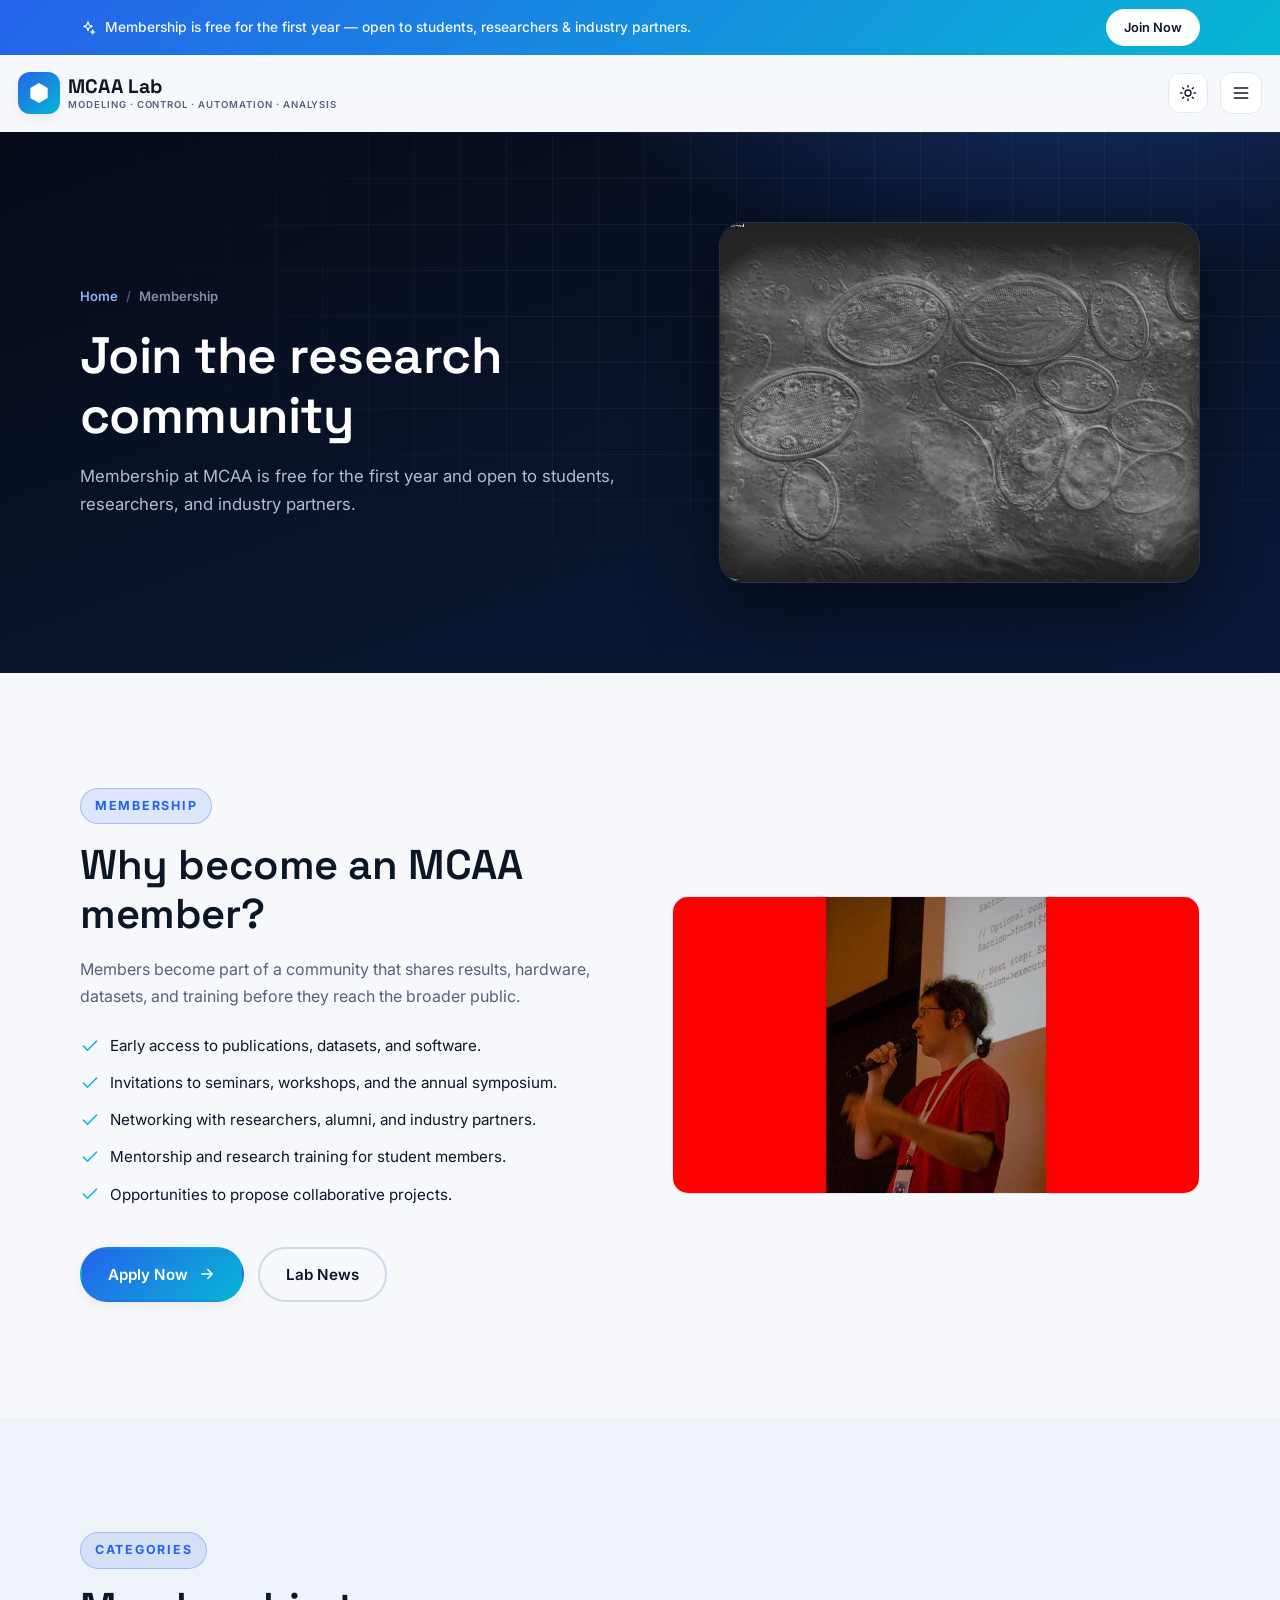
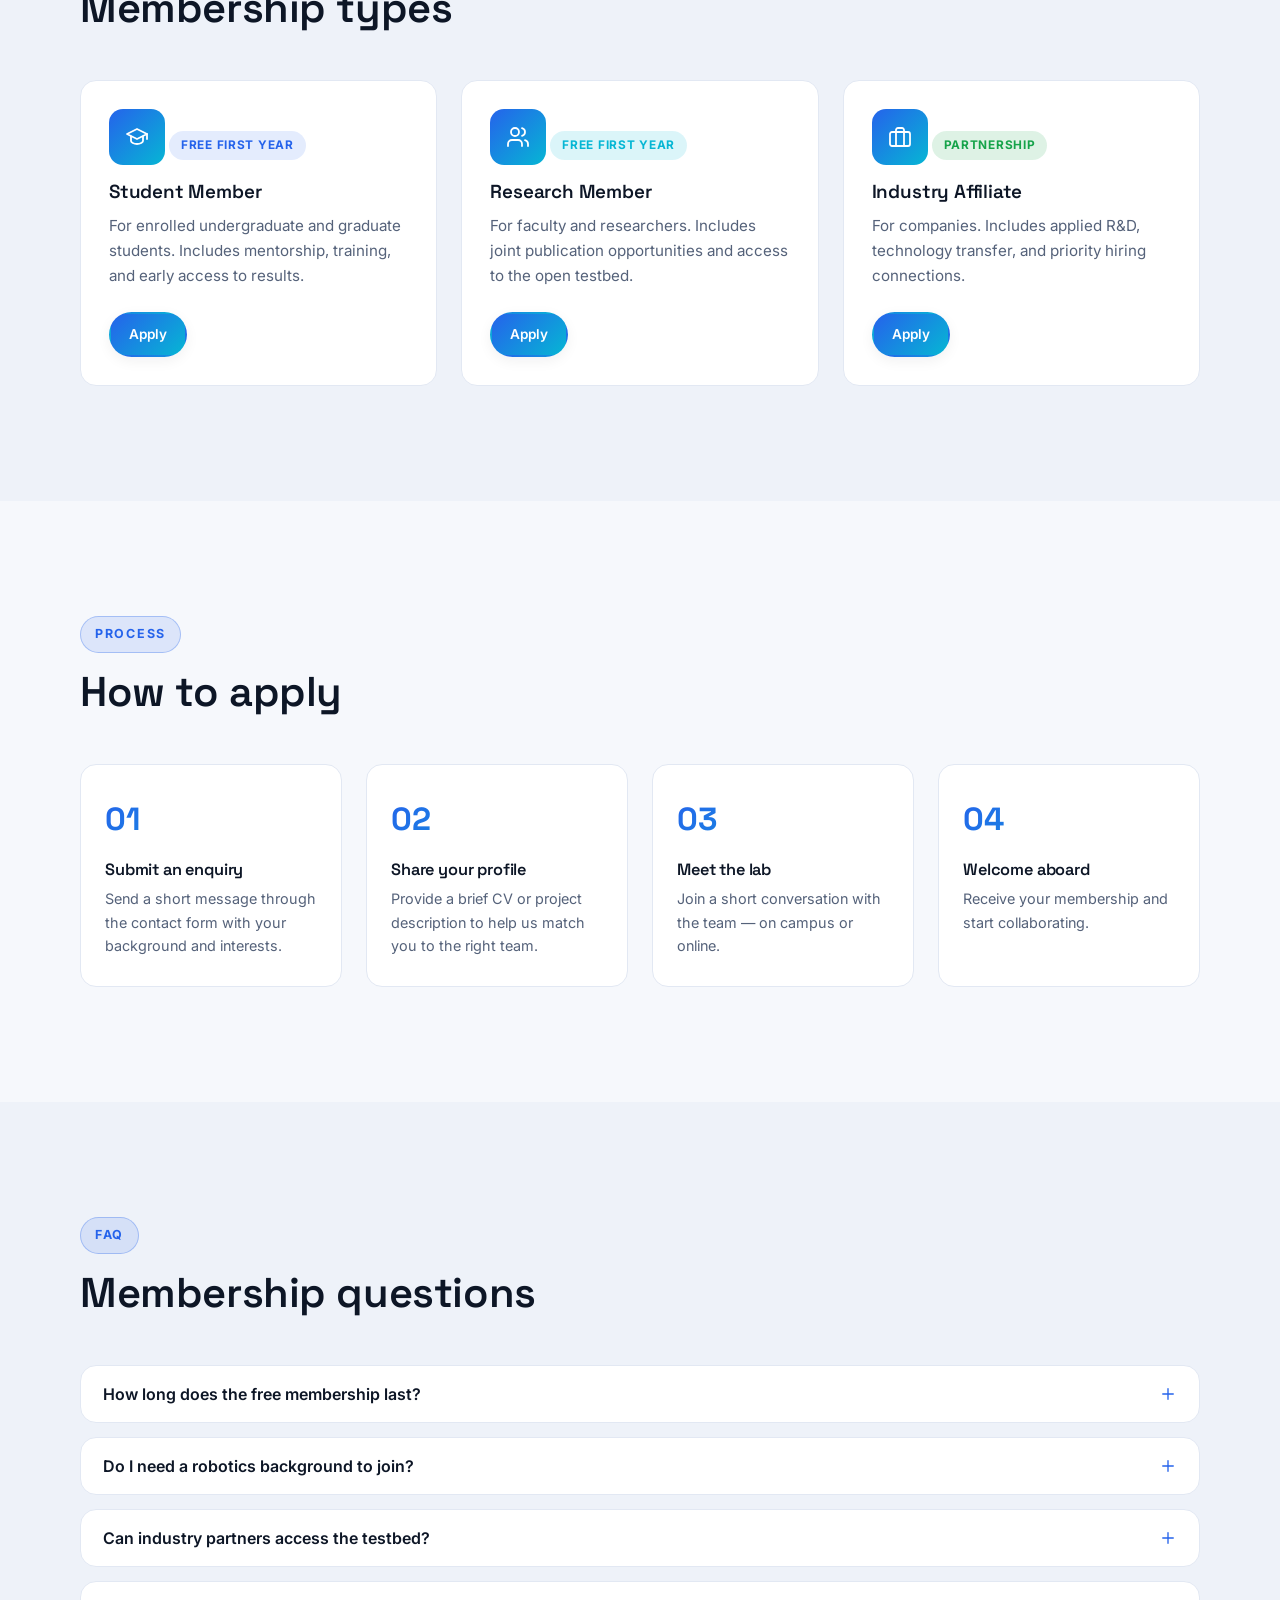
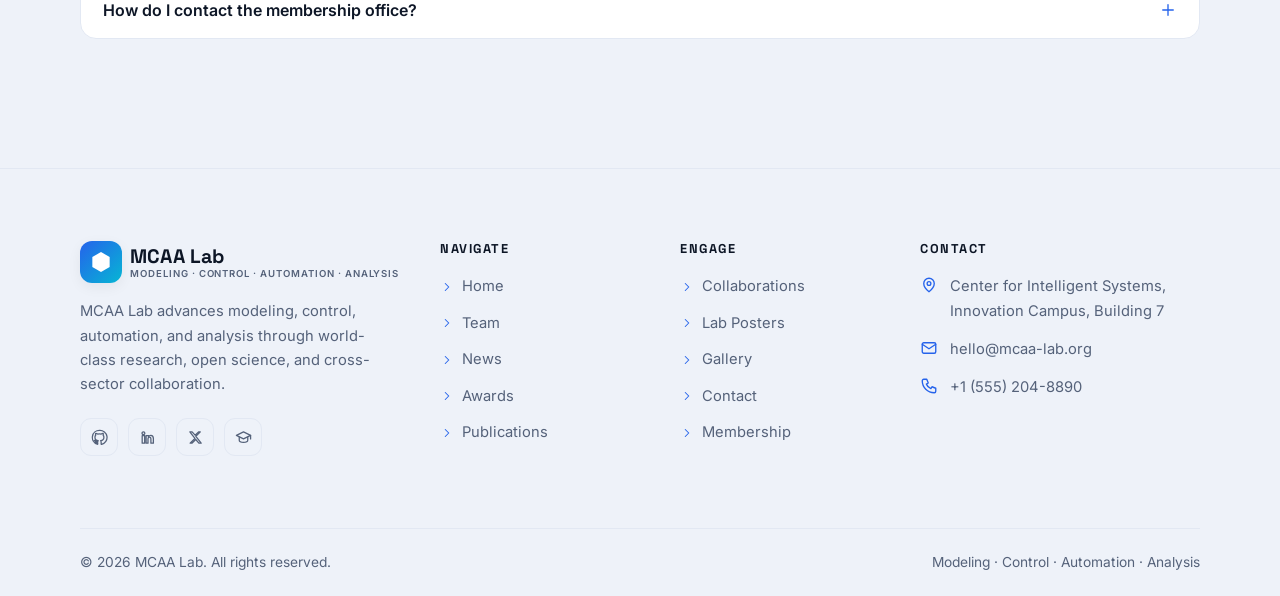
<file: membership.html>
<!DOCTYPE html>
<html lang="en">
<head>
    <meta charset="UTF-8">
    <meta name="viewport" content="width=device-width, initial-scale=1.0">
    <title>Membership | MCAA Lab</title>
    <meta name="description" content="Join the MCAA research community. Membership is free for the first year and open to students, researchers, and industry partners.">
    <link rel="icon" type="image/svg+xml" href="assets/images/brand.svg">
    <link rel="preconnect" href="https://fonts.googleapis.com">
    <link rel="preconnect" href="https://fonts.gstatic.com" crossorigin>
    <link href="https://fonts.googleapis.com/css2?family=Inter:wght@300;400;500;600;700;800&family=Space+Grotesk:wght@500;600;700&display=swap" rel="stylesheet">
    <link rel="stylesheet" href="assets/css/style.css">
</head>
<body>

    <!-- ============ ANNOUNCEMENT BAR ============ -->
    <div class="announce-bar">
        <div class="inner">
            <p><span class="icon"><svg xmlns="http://www.w3.org/2000/svg" viewBox="0 0 24 24" fill="none" stroke="currentColor" stroke-width="1.8" stroke-linecap="round" stroke-linejoin="round" aria-hidden="true"><path d="M12 3l1.8 4.7L18.5 9.5l-4.7 1.8L12 16l-1.8-4.7L5.5 9.5l4.7-1.8L12 3ZM19 15l.8 2.2L22 18l-2.2.8L19 21l-.8-2.2L16 18l2.2-.8L19 15Z"/></svg></span> Membership is free for the first year &mdash; open to students, researchers &amp; industry partners.</p>
            <a href="membership.html" class="btn">Join Now</a>
        </div>
    </div>

    <!-- ============ HEADER ============ -->
    <header class="site-header" id="siteHeader">
        <div class="nav-inner">
            <a class="brand" href="index.html">
                <span class="brand-mark"><svg xmlns="http://www.w3.org/2000/svg" viewBox="0 0 24 24" fill="currentColor" aria-hidden="true"><path fill-rule="evenodd" d="M12 2l8.66 5v10L12 22l-8.66-5V7l8.66-5Z"/><circle cx="12" cy="12" r="4.5" fill="#fff" opacity=".95"/></svg></span>
                <span class="brand-name">MCAA Lab<span class="brand-sub">Modeling &middot; Control &middot; Automation &middot; Analysis</span></span>
            </a>
            <nav aria-label="Primary navigation">
                <ul class="nav-links">
                    <li class="nav-item"><a class="nav-link" href="index.html">Home</a></li>
                    <li class="nav-item"><a class="nav-link" href="team.html">Team</a></li>
                    <li class="nav-item"><a class="nav-link" href="news.html">News</a></li>
                    <li class="nav-item"><a class="nav-link" href="awards.html">Awards</a></li>
                    <li class="nav-item"><a class="nav-link" href="publications.html">Publications</a></li>
                    <li class="nav-item"><a class="nav-link" href="collaborations.html">Collaborations</a></li>
                    <li class="nav-item"><a class="nav-link" href="lab-posters.html">Lab Posters</a></li>
                    <li class="nav-item"><a class="nav-link" href="gallery.html">Gallery</a></li>
                    <li class="nav-item"><a class="nav-link" href="contact.html">Contact</a></li>
                    <li class="nav-item active"><a class="nav-link" href="membership.html">Membership</a></li>
                </ul>
            </nav>
            <div class="nav-actions">
                <button class="theme-toggle" id="themeToggle" aria-label="Toggle color theme">
                    <span class="icon icon-sun"><svg xmlns="http://www.w3.org/2000/svg" viewBox="0 0 24 24" fill="none" stroke="currentColor" stroke-width="1.8" stroke-linecap="round" stroke-linejoin="round" aria-hidden="true"><circle cx="12" cy="12" r="4"/><path d="M12 2v2M12 20v2M4.9 4.9l1.4 1.4M17.7 17.7l1.4 1.4M2 12h2M20 12h2M4.9 19.1l1.4-1.4M17.7 6.3l1.4-1.4"/></svg></span>
                    <span class="icon icon-moon"><svg xmlns="http://www.w3.org/2000/svg" viewBox="0 0 24 24" fill="none" stroke="currentColor" stroke-width="1.8" stroke-linecap="round" stroke-linejoin="round" aria-hidden="true"><path d="M21 12.8A9 9 0 1 1 11.2 3a7 7 0 0 0 9.8 9.8Z"/></svg></span>
                </button>
                <a href="contact.html" class="btn btn-primary btn-sm nav-btn">Get in Touch <span class="icon"><svg xmlns="http://www.w3.org/2000/svg" viewBox="0 0 24 24" fill="none" stroke="currentColor" stroke-width="1.8" stroke-linecap="round" stroke-linejoin="round" aria-hidden="true"><path d="M5 12h14M13 6l6 6-6 6"/></svg></span></a>
                <button class="hamburger" id="hamburger" aria-label="Open menu" aria-expanded="false">
                    <span class="icon"><svg xmlns="http://www.w3.org/2000/svg" viewBox="0 0 24 24" fill="none" stroke="currentColor" stroke-width="1.8" stroke-linecap="round" stroke-linejoin="round" aria-hidden="true"><path d="M4 6h16M4 12h16M4 18h16"/></svg></span>
                </button>
            </div>
        </div>
    </header>

    <!-- ============ MOBILE NAV ============ -->
    <div class="mobile-nav" id="mobileNav" aria-hidden="true">
        <div class="mobile-nav-head">
            <a class="brand" href="index.html">
                <span class="brand-mark"><svg xmlns="http://www.w3.org/2000/svg" viewBox="0 0 24 24" fill="currentColor" aria-hidden="true"><path fill-rule="evenodd" d="M12 2l8.66 5v10L12 22l-8.66-5V7l8.66-5Z"/><circle cx="12" cy="12" r="4.5" fill="#fff" opacity=".95"/></svg></span>
                <span class="brand-name">MCAA Lab<span class="brand-sub">Modeling &middot; Control &middot; Automation &middot; Analysis</span></span>
            </a>
            <button class="mobile-close" id="mobileClose" aria-label="Close menu">
                <span class="icon"><svg xmlns="http://www.w3.org/2000/svg" viewBox="0 0 24 24" fill="none" stroke="currentColor" stroke-width="1.8" stroke-linecap="round" stroke-linejoin="round" aria-hidden="true"><path d="M6 6l12 12M18 6L6 18"/></svg></span>
            </button>
        </div>
        <ul class="mobile-nav-list">
            <li><a class="mobile-link" href="index.html">Home</a></li>
            <li><a class="mobile-link" href="team.html">Team</a></li>
            <li><a class="mobile-link" href="news.html">News</a></li>
            <li><a class="mobile-link" href="awards.html">Awards</a></li>
            <li><a class="mobile-link" href="publications.html">Publications</a></li>
            <li><a class="mobile-link" href="collaborations.html">Collaborations</a></li>
            <li><a class="mobile-link" href="lab-posters.html">Lab Posters</a></li>
            <li><a class="mobile-link" href="gallery.html">Gallery</a></li>
            <li><a class="mobile-link" href="contact.html">Contact</a></li>
            <li><a class="mobile-link active" href="membership.html">Membership</a></li>
        </ul>
        <div class="mobile-nav-foot">
            <a href="contact.html" class="btn btn-primary">Get in Touch <span class="icon"><svg xmlns="http://www.w3.org/2000/svg" viewBox="0 0 24 24" fill="none" stroke="currentColor" stroke-width="1.8" stroke-linecap="round" stroke-linejoin="round" aria-hidden="true"><path d="M5 12h14M13 6l6 6-6 6"/></svg></span></a>
            <a href="membership.html" class="btn btn-ghost">Membership</a>
        </div>
    </div>

    <main>
        <!-- ============ PAGE HERO ============ -->
        <section class="page-hero">
            <div class="container">
                <div>
                    <div class="breadcrumb"><a href="index.html">Home</a><span class="sep">/</span><span>Membership</span></div>
                    <h1>Join the research community</h1>
                    <p class="lede">Membership at MCAA is free for the first year and open to students, researchers, and industry partners.</p>
                </div>
                <div class="visual reveal"><img src="assets/images/award-4.jpg" alt="University campus and research community"></div>
            </div>
        </section>

        <!-- ============ WHY JOIN ============ -->
        <section class="section">
            <div class="container split">
                <div class="reveal">
                    <span class="eyebrow mb-2">Membership</span>
                    <h2 class="h-lg">Why become an MCAA member?</h2>
                    <p class="text-muted mb-2">Members become part of a community that shares results, hardware, datasets, and training before they reach the broader public.</p>
                    <ul class="check-list mt-3">
                        <li><span class="icon"><svg xmlns="http://www.w3.org/2000/svg" viewBox="0 0 24 24" fill="none" stroke="currentColor" stroke-width="1.8" stroke-linecap="round" stroke-linejoin="round" aria-hidden="true"><path d="M20 6L9 17l-5-5"/></svg></span> Early access to publications, datasets, and software.</li>
                        <li><span class="icon"><svg xmlns="http://www.w3.org/2000/svg" viewBox="0 0 24 24" fill="none" stroke="currentColor" stroke-width="1.8" stroke-linecap="round" stroke-linejoin="round" aria-hidden="true"><path d="M20 6L9 17l-5-5"/></svg></span> Invitations to seminars, workshops, and the annual symposium.</li>
                        <li><span class="icon"><svg xmlns="http://www.w3.org/2000/svg" viewBox="0 0 24 24" fill="none" stroke="currentColor" stroke-width="1.8" stroke-linecap="round" stroke-linejoin="round" aria-hidden="true"><path d="M20 6L9 17l-5-5"/></svg></span> Networking with researchers, alumni, and industry partners.</li>
                        <li><span class="icon"><svg xmlns="http://www.w3.org/2000/svg" viewBox="0 0 24 24" fill="none" stroke="currentColor" stroke-width="1.8" stroke-linecap="round" stroke-linejoin="round" aria-hidden="true"><path d="M20 6L9 17l-5-5"/></svg></span> Mentorship and research training for student members.</li>
                        <li><span class="icon"><svg xmlns="http://www.w3.org/2000/svg" viewBox="0 0 24 24" fill="none" stroke="currentColor" stroke-width="1.8" stroke-linecap="round" stroke-linejoin="round" aria-hidden="true"><path d="M20 6L9 17l-5-5"/></svg></span> Opportunities to propose collaborative projects.</li>
                    </ul>
                    <div class="d-flex gap-sm mt-4">
                        <a href="contact.html" class="btn btn-primary">Apply Now <span class="icon"><svg xmlns="http://www.w3.org/2000/svg" viewBox="0 0 24 24" fill="none" stroke="currentColor" stroke-width="1.8" stroke-linecap="round" stroke-linejoin="round" aria-hidden="true"><path d="M5 12h14M13 6l6 6-6 6"/></svg></span></a>
                        <a href="news.html" class="btn btn-ghost">Lab News</a>
                    </div>
                </div>
                <div class="reveal delay-1">
                    <div class="card-media">
                        <div class="thumb"><img src="assets/images/member-1.jpg" alt="Community of researchers collaborating"></div>
                    </div>
                </div>
            </div>
        </section>

        <!-- ============ MEMBERSHIP TYPES ============ -->
        <section class="section section-alt">
            <div class="container">
                <div class="section-head reveal">
                    <span class="eyebrow">Categories</span>
                    <h2>Membership types</h2>
                </div>
                <div class="grid grid-3">
                    <div class="card reveal">
                        <div class="card-icon"><span class="icon"><svg xmlns="http://www.w3.org/2000/svg" viewBox="0 0 24 24" fill="none" stroke="currentColor" stroke-width="1.8" stroke-linecap="round" stroke-linejoin="round" aria-hidden="true"><path d="M2 9l10-5 10 5-10 5L2 9Z"/><path d="M6 11.5V16c0 1.5 2.7 3 6 3s6-1.5 6-3v-4.5M22 9v5"/></svg></span></div>
                        <span class="badge badge-blue mb-1">Free first year</span>
                        <h3>Student Member</h3>
                        <p>For enrolled undergraduate and graduate students. Includes mentorship, training, and early access to results.</p>
                        <div class="d-flex gap-sm mt-3">
                            <a href="contact.html" class="btn btn-primary btn-sm">Apply</a>
                        </div>
                    </div>
                    <div class="card reveal delay-1">
                        <div class="card-icon"><span class="icon"><svg xmlns="http://www.w3.org/2000/svg" viewBox="0 0 24 24" fill="none" stroke="currentColor" stroke-width="1.8" stroke-linecap="round" stroke-linejoin="round" aria-hidden="true"><path d="M16 21v-2a4 4 0 0 0-4-4H6a4 4 0 0 0-4 4v2"/><circle cx="9" cy="7" r="4"/><path d="M22 21v-2a4 4 0 0 0-3-3.87M16 3.13a4 4 0 0 1 0 7.75"/></svg></span></div>
                        <span class="badge badge-teal mb-1">Free first year</span>
                        <h3>Research Member</h3>
                        <p>For faculty and researchers. Includes joint publication opportunities and access to the open testbed.</p>
                        <div class="d-flex gap-sm mt-3">
                            <a href="contact.html" class="btn btn-primary btn-sm">Apply</a>
                        </div>
                    </div>
                    <div class="card reveal delay-2">
                        <div class="card-icon"><span class="icon"><svg xmlns="http://www.w3.org/2000/svg" viewBox="0 0 24 24" fill="none" stroke="currentColor" stroke-width="1.8" stroke-linecap="round" stroke-linejoin="round" aria-hidden="true"><rect x="2" y="7" width="20" height="14" rx="2"/><path d="M16 21V5a2 2 0 0 0-2-2h-4a2 2 0 0 0-2 2v16"/></svg></span></div>
                        <span class="badge badge-green mb-1">Partnership</span>
                        <h3>Industry Affiliate</h3>
                        <p>For companies. Includes applied R&amp;D, technology transfer, and priority hiring connections.</p>
                        <div class="d-flex gap-sm mt-3">
                            <a href="contact.html" class="btn btn-primary btn-sm">Apply</a>
                        </div>
                    </div>
                </div>
            </div>
        </section>

        <!-- ============ HOW TO APPLY ============ -->
        <section class="section">
            <div class="container">
                <div class="section-head reveal">
                    <span class="eyebrow">Process</span>
                    <h2>How to apply</h2>
                </div>
                <div class="steps">
                    <div class="step reveal">
                        <h4>Submit an enquiry</h4>
                        <p>Send a short message through the contact form with your background and interests.</p>
                    </div>
                    <div class="step reveal delay-1">
                        <h4>Share your profile</h4>
                        <p>Provide a brief CV or project description to help us match you to the right team.</p>
                    </div>
                    <div class="step reveal delay-2">
                        <h4>Meet the lab</h4>
                        <p>Join a short conversation with the team &mdash; on campus or online.</p>
                    </div>
                    <div class="step reveal delay-3">
                        <h4>Welcome aboard</h4>
                        <p>Receive your membership and start collaborating.</p>
                    </div>
                </div>
            </div>
        </section>

        <!-- ============ FAQ ============ -->
        <section class="section section-alt">
            <div class="container">
                <div class="section-head reveal">
                    <span class="eyebrow">FAQ</span>
                    <h2>Membership questions</h2>
                </div>
                <div class="faq-item reveal">
                    <button class="faq-q" type="button" aria-expanded="false">How long does the free membership last?<span class="icon"><svg xmlns="http://www.w3.org/2000/svg" viewBox="0 0 24 24" fill="none" stroke="currentColor" stroke-width="1.8" stroke-linecap="round" stroke-linejoin="round" aria-hidden="true"><path d="M12 5v14M5 12h14"/></svg></span></button>
                    <div class="faq-a"><p>Student and research membership is free for the first year. Renewal is optional and open to all members.</p></div>
                </div>
                <div class="faq-item reveal">
                    <button class="faq-q" type="button" aria-expanded="false">Do I need a robotics background to join?<span class="icon"><svg xmlns="http://www.w3.org/2000/svg" viewBox="0 0 24 24" fill="none" stroke="currentColor" stroke-width="1.8" stroke-linecap="round" stroke-linejoin="round" aria-hidden="true"><path d="M12 5v14M5 12h14"/></svg></span></button>
                    <div class="faq-a"><p>Not at all. We welcome interest from mathematics, computer science, engineering, and adjacent fields.</p></div>
                </div>
                <div class="faq-item reveal">
                    <button class="faq-q" type="button" aria-expanded="false">Can industry partners access the testbed?<span class="icon"><svg xmlns="http://www.w3.org/2000/svg" viewBox="0 0 24 24" fill="none" stroke="currentColor" stroke-width="1.8" stroke-linecap="round" stroke-linejoin="round" aria-hidden="true"><path d="M12 5v14M5 12h14"/></svg></span></button>
                    <div class="faq-a"><p>Yes. Industry affiliates get access to shared hardware and datasets under a collaboration agreement.</p></div>
                </div>
                <div class="faq-item reveal">
                    <button class="faq-q" type="button" aria-expanded="false">How do I contact the membership office?<span class="icon"><svg xmlns="http://www.w3.org/2000/svg" viewBox="0 0 24 24" fill="none" stroke="currentColor" stroke-width="1.8" stroke-linecap="round" stroke-linejoin="round" aria-hidden="true"><path d="M12 5v14M5 12h14"/></svg></span></button>
                    <div class="faq-a"><p>Email us at <a href="mailto:hello@mcaa-lab.org">hello@mcaa-lab.org</a> and we will respond within two working days.</p></div>
                </div>
            </div>
        </section>
    </main>

    <!-- ============ FOOTER ============ -->
    <footer class="site-footer">
        <div class="container">
            <div class="footer-main">
                <div class="footer-brand">
                    <a class="brand" href="index.html">
                        <span class="brand-mark"><svg xmlns="http://www.w3.org/2000/svg" viewBox="0 0 24 24" fill="currentColor" aria-hidden="true"><path fill-rule="evenodd" d="M12 2l8.66 5v10L12 22l-8.66-5V7l8.66-5Z"/><circle cx="12" cy="12" r="4.5" fill="#fff" opacity=".95"/></svg></span>
                        <span class="brand-name">MCAA Lab<span class="brand-sub">Modeling &middot; Control &middot; Automation &middot; Analysis</span></span>
                    </a>
                    <p>MCAA Lab advances modeling, control, automation, and analysis through world-class research, open science, and cross-sector collaboration.</p>
                    <div class="socials">
                        <a href="#" aria-label="GitHub"><span class="icon"><svg xmlns="http://www.w3.org/2000/svg" viewBox="0 0 24 24" fill="none" stroke="currentColor" stroke-width="1.8" stroke-linecap="round" stroke-linejoin="round" aria-hidden="true"><path d="M12 2a10 10 0 0 0-3.2 19.5c.5.1.7-.2.7-.5v-1.7c-2.8.6-3.4-1.2-3.4-1.2-.4-1.2-1.1-1.5-1.1-1.5-.9-.6.1-.6.1-.6 1 .1 1.5 1 1.5 1 .9 1.6 2.4 1.1 3 .9.1-.7.4-1.1.6-1.4-2.2-.3-4.6-1.1-4.6-5 0-1.1.4-2 1-2.7 0-.3-.4-1.3.1-2.7 0 0 .8-.3 2.7 1a9.4 9.4 0 0 1 5 0c1.9-1.3 2.7-1 2.7-1 .5 1.4.1 2.4.1 2.7.6.7 1 1.6 1 2.7 0 3.9-2.4 4.7-4.6 5 .4.3.7.9.7 1.9v2.8c0 .3.2.6.7.5A10 10 0 0 0 12 2Z"/></svg></span></a>
                        <a href="#" aria-label="LinkedIn"><span class="icon"><svg xmlns="http://www.w3.org/2000/svg" viewBox="0 0 24 24" fill="none" stroke="currentColor" stroke-width="1.8" stroke-linecap="round" stroke-linejoin="round" aria-hidden="true"><path d="M4.5 9.5H8V20H4.5V9.5ZM6.25 4a2 2 0 1 1 0 4 2 2 0 0 1 0-4ZM10 9.5H13.4v1.4h.05A3.7 3.7 0 0 1 16.7 9c3 0 3.6 2 3.6 4.5V20h-3.5v-5.5c0-1.3 0-3-1.9-3-1.9 0-2.2 1.4-2.2 2.9V20H10V9.5Z"/></svg></span></a>
                        <a href="#" aria-label="X (Twitter)"><span class="icon"><svg xmlns="http://www.w3.org/2000/svg" viewBox="0 0 24 24" fill="none" stroke="currentColor" stroke-width="1.8" stroke-linecap="round" stroke-linejoin="round" aria-hidden="true"><path d="M4 4l7.2 9.3L4.4 20h2.5l5.4-5.2L16.8 20H20l-7.5-9.7L18.8 4h-2.5l-4.8 4.7L7.2 4H4Z"/></svg></span></a>
                        <a href="#" aria-label="Google Scholar"><span class="icon"><svg xmlns="http://www.w3.org/2000/svg" viewBox="0 0 24 24" fill="none" stroke="currentColor" stroke-width="1.8" stroke-linecap="round" stroke-linejoin="round" aria-hidden="true"><path d="M2 9l10-5 10 5-10 5L2 9Z"/><path d="M6 11.5V16c0 1.5 2.7 3 6 3s6-1.5 6-3v-4.5M22 9v5"/></svg></span></a>
                    </div>
                </div>
                <div>
                    <h4 class="footer-title">Navigate</h4>
                    <ul class="footer-links">
                        <li><a href="index.html"><span class="icon"><svg xmlns="http://www.w3.org/2000/svg" viewBox="0 0 24 24" fill="none" stroke="currentColor" stroke-width="1.8" stroke-linecap="round" stroke-linejoin="round" aria-hidden="true"><path d="M9 6l6 6-6 6"/></svg></span> Home</a></li>
                        <li><a href="team.html"><span class="icon"><svg xmlns="http://www.w3.org/2000/svg" viewBox="0 0 24 24" fill="none" stroke="currentColor" stroke-width="1.8" stroke-linecap="round" stroke-linejoin="round" aria-hidden="true"><path d="M9 6l6 6-6 6"/></svg></span> Team</a></li>
                        <li><a href="news.html"><span class="icon"><svg xmlns="http://www.w3.org/2000/svg" viewBox="0 0 24 24" fill="none" stroke="currentColor" stroke-width="1.8" stroke-linecap="round" stroke-linejoin="round" aria-hidden="true"><path d="M9 6l6 6-6 6"/></svg></span> News</a></li>
                        <li><a href="awards.html"><span class="icon"><svg xmlns="http://www.w3.org/2000/svg" viewBox="0 0 24 24" fill="none" stroke="currentColor" stroke-width="1.8" stroke-linecap="round" stroke-linejoin="round" aria-hidden="true"><path d="M9 6l6 6-6 6"/></svg></span> Awards</a></li>
                        <li><a href="publications.html"><span class="icon"><svg xmlns="http://www.w3.org/2000/svg" viewBox="0 0 24 24" fill="none" stroke="currentColor" stroke-width="1.8" stroke-linecap="round" stroke-linejoin="round" aria-hidden="true"><path d="M9 6l6 6-6 6"/></svg></span> Publications</a></li>
                    </ul>
                </div>
                <div>
                    <h4 class="footer-title">Engage</h4>
                    <ul class="footer-links">
                        <li><a href="collaborations.html"><span class="icon"><svg xmlns="http://www.w3.org/2000/svg" viewBox="0 0 24 24" fill="none" stroke="currentColor" stroke-width="1.8" stroke-linecap="round" stroke-linejoin="round" aria-hidden="true"><path d="M9 6l6 6-6 6"/></svg></span> Collaborations</a></li>
                        <li><a href="lab-posters.html"><span class="icon"><svg xmlns="http://www.w3.org/2000/svg" viewBox="0 0 24 24" fill="none" stroke="currentColor" stroke-width="1.8" stroke-linecap="round" stroke-linejoin="round" aria-hidden="true"><path d="M9 6l6 6-6 6"/></svg></span> Lab Posters</a></li>
                        <li><a href="gallery.html"><span class="icon"><svg xmlns="http://www.w3.org/2000/svg" viewBox="0 0 24 24" fill="none" stroke="currentColor" stroke-width="1.8" stroke-linecap="round" stroke-linejoin="round" aria-hidden="true"><path d="M9 6l6 6-6 6"/></svg></span> Gallery</a></li>
                        <li><a href="contact.html"><span class="icon"><svg xmlns="http://www.w3.org/2000/svg" viewBox="0 0 24 24" fill="none" stroke="currentColor" stroke-width="1.8" stroke-linecap="round" stroke-linejoin="round" aria-hidden="true"><path d="M9 6l6 6-6 6"/></svg></span> Contact</a></li>
                        <li><a href="membership.html"><span class="icon"><svg xmlns="http://www.w3.org/2000/svg" viewBox="0 0 24 24" fill="none" stroke="currentColor" stroke-width="1.8" stroke-linecap="round" stroke-linejoin="round" aria-hidden="true"><path d="M9 6l6 6-6 6"/></svg></span> Membership</a></li>
                    </ul>
                </div>
                <div>
                    <h4 class="footer-title">Contact</h4>
                    <ul class="footer-contact">
                        <li><span class="icon"><svg xmlns="http://www.w3.org/2000/svg" viewBox="0 0 24 24" fill="none" stroke="currentColor" stroke-width="1.8" stroke-linecap="round" stroke-linejoin="round" aria-hidden="true"><path d="M12 21s-7-5.5-7-11a7 7 0 0 1 14 0c0 5.5-7 11-7 11Z"/><circle cx="12" cy="10" r="2.5"/></svg></span><span>Center for Intelligent Systems, Innovation Campus, Building 7</span></li>
                        <li><span class="icon"><svg xmlns="http://www.w3.org/2000/svg" viewBox="0 0 24 24" fill="none" stroke="currentColor" stroke-width="1.8" stroke-linecap="round" stroke-linejoin="round" aria-hidden="true"><rect x="3" y="5" width="18" height="14" rx="2"/><path d="M3 7l9 6 9-6"/></svg></span><span>hello@mcaa-lab.org</span></li>
                        <li><span class="icon"><svg xmlns="http://www.w3.org/2000/svg" viewBox="0 0 24 24" fill="none" stroke="currentColor" stroke-width="1.8" stroke-linecap="round" stroke-linejoin="round" aria-hidden="true"><path d="M5 3h4l2 5-2.5 1.5a11 11 0 0 0 6 6L16 13l5 2v4a2 2 0 0 1-2 2A16 16 0 0 1 3 5a2 2 0 0 1 2-2Z"/></svg></span><span>+1 (555) 204-8890</span></li>
                    </ul>
                </div>
            </div>
            <div class="footer-bottom">
                <span>&copy; <span id="year">2026</span> MCAA Lab. All rights reserved.</span>
                <span>Modeling &middot; Control &middot; Automation &middot; Analysis</span>
            </div>
        </div>
    </footer>

    <button class="to-top" id="toTop" aria-label="Back to top">
        <span class="icon"><svg xmlns="http://www.w3.org/2000/svg" viewBox="0 0 24 24" fill="none" stroke="currentColor" stroke-width="1.8" stroke-linecap="round" stroke-linejoin="round" aria-hidden="true"><path d="M12 19V5M6 11l6-6 6 6"/></svg></span>
    </button>

    <script src="assets/js/main.js"></script>
</body>
</html>
</file>
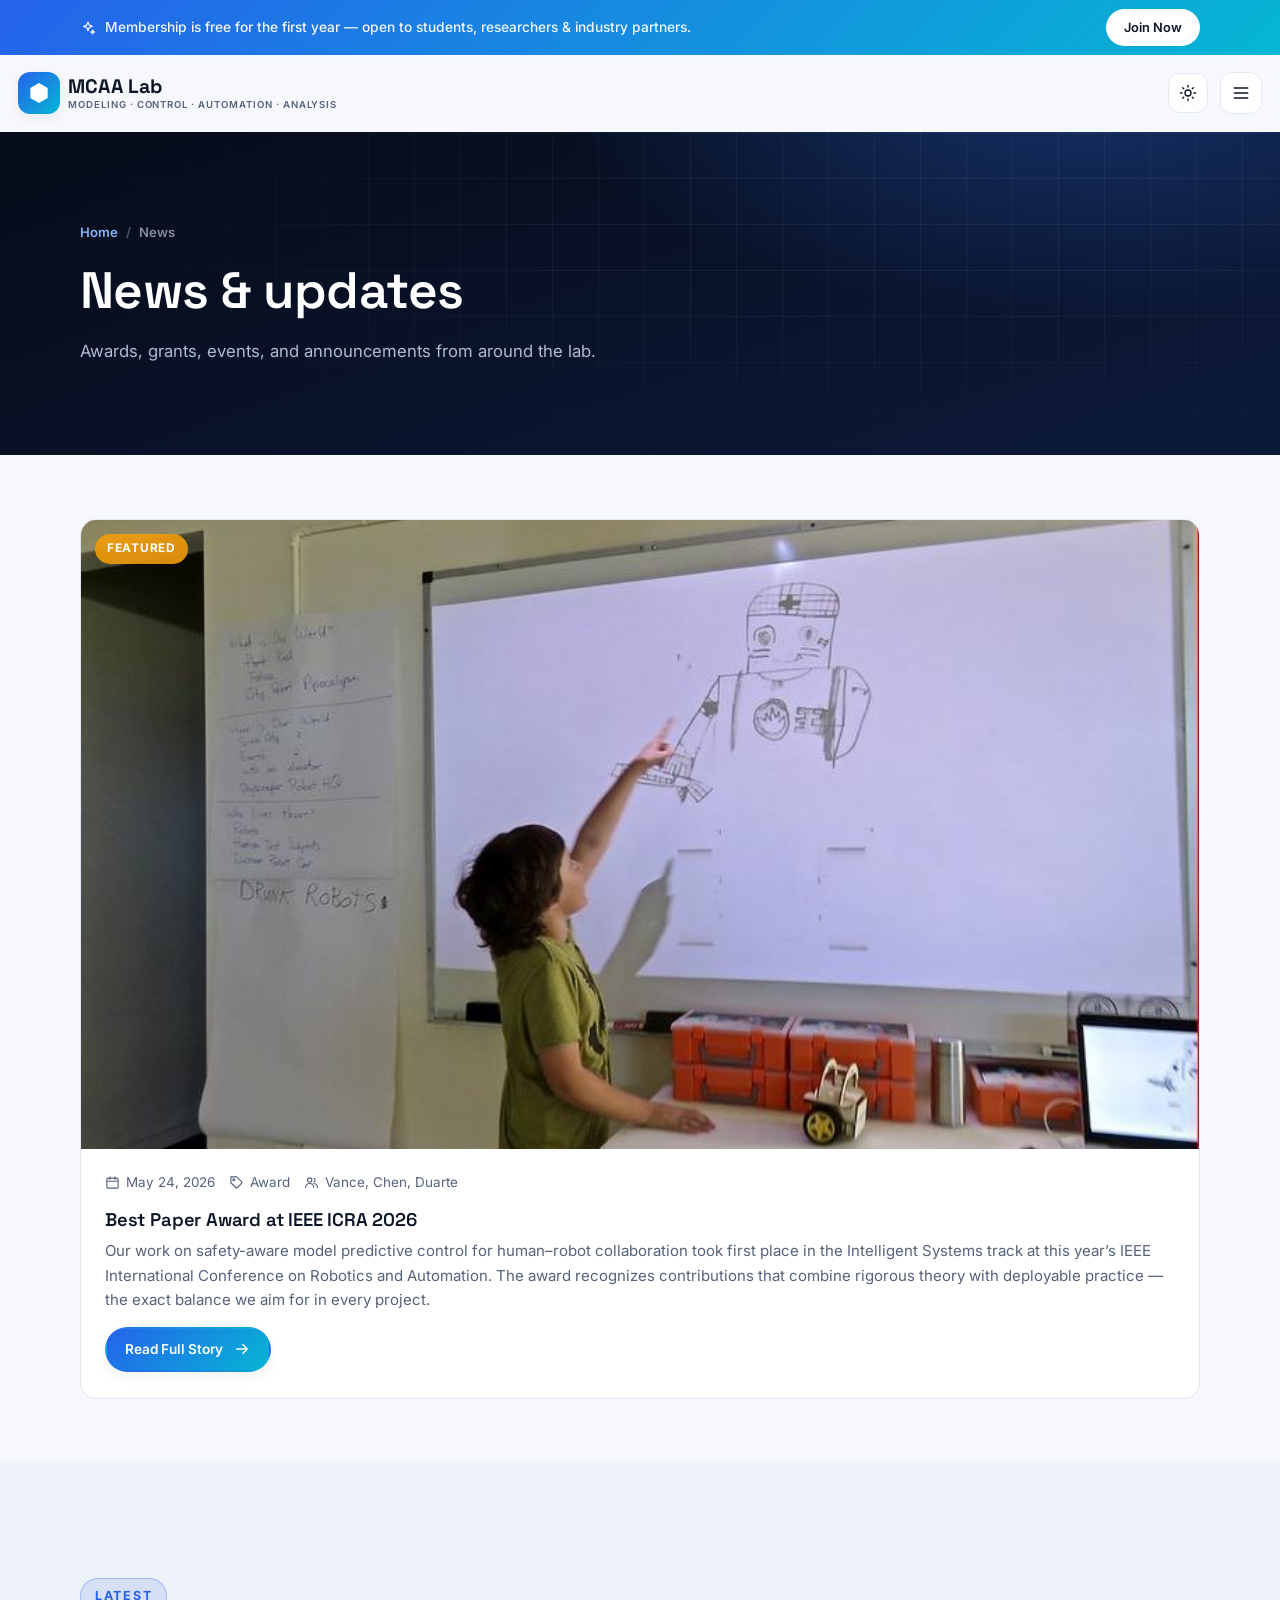
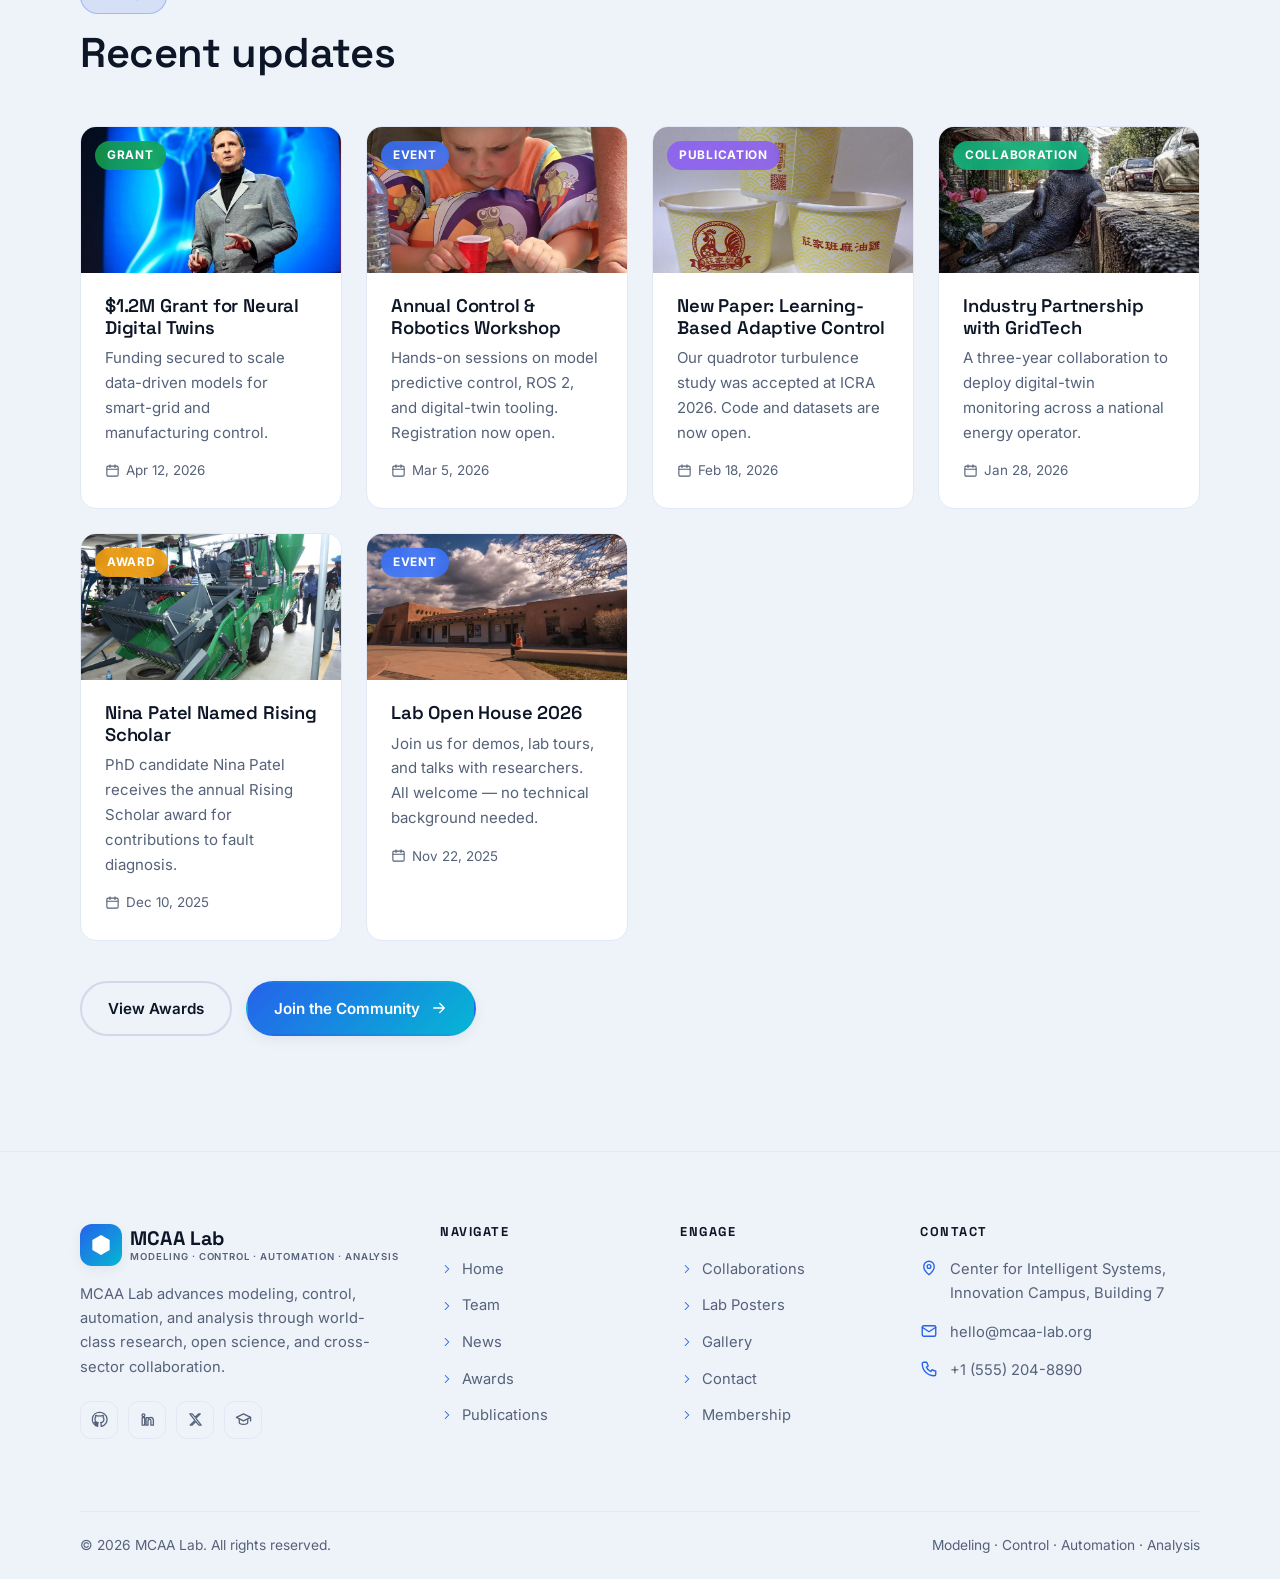
<file: news.html>
<!DOCTYPE html>
<html lang="en">
<head>
    <meta charset="UTF-8">
    <meta name="viewport" content="width=device-width, initial-scale=1.0">
    <title>News &amp; Updates | MCAA Lab</title>
    <meta name="description" content="Awards, grants, events, and announcements from the MCAA research community.">
    <link rel="icon" type="image/svg+xml" href="assets/images/brand.svg">
    <link rel="preconnect" href="https://fonts.googleapis.com">
    <link rel="preconnect" href="https://fonts.gstatic.com" crossorigin>
    <link href="https://fonts.googleapis.com/css2?family=Inter:wght@300;400;500;600;700;800&family=Space+Grotesk:wght@500;600;700&display=swap" rel="stylesheet">
    <link rel="stylesheet" href="assets/css/style.css">
</head>
<body>

    <!-- ============ ANNOUNCEMENT BAR ============ -->
    <div class="announce-bar">
        <div class="inner">
            <p><span class="icon"><svg xmlns="http://www.w3.org/2000/svg" viewBox="0 0 24 24" fill="none" stroke="currentColor" stroke-width="1.8" stroke-linecap="round" stroke-linejoin="round" aria-hidden="true"><path d="M12 3l1.8 4.7L18.5 9.5l-4.7 1.8L12 16l-1.8-4.7L5.5 9.5l4.7-1.8L12 3ZM19 15l.8 2.2L22 18l-2.2.8L19 21l-.8-2.2L16 18l2.2-.8L19 15Z"/></svg></span> Membership is free for the first year &mdash; open to students, researchers &amp; industry partners.</p>
            <a href="membership.html" class="btn">Join Now</a>
        </div>
    </div>

    <!-- ============ HEADER ============ -->
    <header class="site-header" id="siteHeader">
        <div class="nav-inner">
            <a class="brand" href="index.html">
                <span class="brand-mark"><svg xmlns="http://www.w3.org/2000/svg" viewBox="0 0 24 24" fill="currentColor" aria-hidden="true"><path fill-rule="evenodd" d="M12 2l8.66 5v10L12 22l-8.66-5V7l8.66-5Z"/><circle cx="12" cy="12" r="4.5" fill="#fff" opacity=".95"/></svg></span>
                <span class="brand-name">MCAA Lab<span class="brand-sub">Modeling &middot; Control &middot; Automation &middot; Analysis</span></span>
            </a>
            <nav aria-label="Primary navigation">
                <ul class="nav-links">
                    <li class="nav-item"><a class="nav-link" href="index.html">Home</a></li>
                    <li class="nav-item"><a class="nav-link" href="team.html">Team</a></li>
                    <li class="nav-item active"><a class="nav-link" href="news.html">News</a></li>
                    <li class="nav-item"><a class="nav-link" href="awards.html">Awards</a></li>
                    <li class="nav-item"><a class="nav-link" href="publications.html">Publications</a></li>
                    <li class="nav-item"><a class="nav-link" href="collaborations.html">Collaborations</a></li>
                    <li class="nav-item"><a class="nav-link" href="lab-posters.html">Lab Posters</a></li>
                    <li class="nav-item"><a class="nav-link" href="gallery.html">Gallery</a></li>
                    <li class="nav-item"><a class="nav-link" href="contact.html">Contact</a></li>
                    <li class="nav-item"><a class="nav-link" href="membership.html">Membership</a></li>
                </ul>
            </nav>
            <div class="nav-actions">
                <button class="theme-toggle" id="themeToggle" aria-label="Toggle color theme">
                    <span class="icon icon-sun"><svg xmlns="http://www.w3.org/2000/svg" viewBox="0 0 24 24" fill="none" stroke="currentColor" stroke-width="1.8" stroke-linecap="round" stroke-linejoin="round" aria-hidden="true"><circle cx="12" cy="12" r="4"/><path d="M12 2v2M12 20v2M4.9 4.9l1.4 1.4M17.7 17.7l1.4 1.4M2 12h2M20 12h2M4.9 19.1l1.4-1.4M17.7 6.3l1.4-1.4"/></svg></span>
                    <span class="icon icon-moon"><svg xmlns="http://www.w3.org/2000/svg" viewBox="0 0 24 24" fill="none" stroke="currentColor" stroke-width="1.8" stroke-linecap="round" stroke-linejoin="round" aria-hidden="true"><path d="M21 12.8A9 9 0 1 1 11.2 3a7 7 0 0 0 9.8 9.8Z"/></svg></span>
                </button>
                <a href="contact.html" class="btn btn-primary btn-sm nav-btn">Get in Touch <span class="icon"><svg xmlns="http://www.w3.org/2000/svg" viewBox="0 0 24 24" fill="none" stroke="currentColor" stroke-width="1.8" stroke-linecap="round" stroke-linejoin="round" aria-hidden="true"><path d="M5 12h14M13 6l6 6-6 6"/></svg></span></a>
                <button class="hamburger" id="hamburger" aria-label="Open menu" aria-expanded="false">
                    <span class="icon"><svg xmlns="http://www.w3.org/2000/svg" viewBox="0 0 24 24" fill="none" stroke="currentColor" stroke-width="1.8" stroke-linecap="round" stroke-linejoin="round" aria-hidden="true"><path d="M4 6h16M4 12h16M4 18h16"/></svg></span>
                </button>
            </div>
        </div>
    </header>

    <!-- ============ MOBILE NAV ============ -->
    <div class="mobile-nav" id="mobileNav" aria-hidden="true">
        <div class="mobile-nav-head">
            <a class="brand" href="index.html">
                <span class="brand-mark"><svg xmlns="http://www.w3.org/2000/svg" viewBox="0 0 24 24" fill="currentColor" aria-hidden="true"><path fill-rule="evenodd" d="M12 2l8.66 5v10L12 22l-8.66-5V7l8.66-5Z"/><circle cx="12" cy="12" r="4.5" fill="#fff" opacity=".95"/></svg></span>
                <span class="brand-name">MCAA Lab<span class="brand-sub">Modeling &middot; Control &middot; Automation &middot; Analysis</span></span>
            </a>
            <button class="mobile-close" id="mobileClose" aria-label="Close menu">
                <span class="icon"><svg xmlns="http://www.w3.org/2000/svg" viewBox="0 0 24 24" fill="none" stroke="currentColor" stroke-width="1.8" stroke-linecap="round" stroke-linejoin="round" aria-hidden="true"><path d="M6 6l12 12M18 6L6 18"/></svg></span>
            </button>
        </div>
        <ul class="mobile-nav-list">
            <li><a class="mobile-link" href="index.html">Home</a></li>
            <li><a class="mobile-link" href="team.html">Team</a></li>
            <li><a class="mobile-link active" href="news.html">News</a></li>
            <li><a class="mobile-link" href="awards.html">Awards</a></li>
            <li><a class="mobile-link" href="publications.html">Publications</a></li>
            <li><a class="mobile-link" href="collaborations.html">Collaborations</a></li>
            <li><a class="mobile-link" href="lab-posters.html">Lab Posters</a></li>
            <li><a class="mobile-link" href="gallery.html">Gallery</a></li>
            <li><a class="mobile-link" href="contact.html">Contact</a></li>
            <li><a class="mobile-link" href="membership.html">Membership</a></li>
        </ul>
        <div class="mobile-nav-foot">
            <a href="contact.html" class="btn btn-primary">Get in Touch <span class="icon"><svg xmlns="http://www.w3.org/2000/svg" viewBox="0 0 24 24" fill="none" stroke="currentColor" stroke-width="1.8" stroke-linecap="round" stroke-linejoin="round" aria-hidden="true"><path d="M5 12h14M13 6l6 6-6 6"/></svg></span></a>
            <a href="membership.html" class="btn btn-ghost">Membership</a>
        </div>
    </div>

    <main>
        <!-- ============ PAGE HERO ============ -->
        <section class="page-hero bare">
            <div class="container">
                <div>
                    <div class="breadcrumb"><a href="index.html">Home</a><span class="sep">/</span><span>News</span></div>
                    <h1>News &amp; updates</h1>
                    <p class="lede">Awards, grants, events, and announcements from around the lab.</p>
                </div>
            </div>
        </section>

        <!-- ============ FEATURED POST ============ -->
        <section class="section section-tight">
            <div class="container">
                <article class="card-media reveal">
                    <div class="thumb thumb-wide">
                        <span class="badge badge-amber">Featured</span>
                        <img src="assets/images/news1.jpg" alt="Best paper award ceremony">
                    </div>
                    <div class="body">
                        <div class="meta mb-2"><span><span class="icon"><svg xmlns="http://www.w3.org/2000/svg" viewBox="0 0 24 24" fill="none" stroke="currentColor" stroke-width="1.8" stroke-linecap="round" stroke-linejoin="round" aria-hidden="true"><rect x="3" y="5" width="18" height="16" rx="2"/><path d="M8 3v4M16 3v4M3 10h18"/></svg></span> May 24, 2026</span><span><span class="icon"><svg xmlns="http://www.w3.org/2000/svg" viewBox="0 0 24 24" fill="none" stroke="currentColor" stroke-width="1.8" stroke-linecap="round" stroke-linejoin="round" aria-hidden="true"><path d="M20 13.5 13.5 20a2 2 0 0 1-2.8 0L3 12.4V3h9.4L20 10.6a2 2 0 0 1 0 2.9Z"/><circle cx="7.5" cy="7.5" r="1.5"/></svg></span> Award</span><span><span class="icon"><svg xmlns="http://www.w3.org/2000/svg" viewBox="0 0 24 24" fill="none" stroke="currentColor" stroke-width="1.8" stroke-linecap="round" stroke-linejoin="round" aria-hidden="true"><circle cx="9" cy="8" r="3.5"/><path d="M2.5 20a6.5 6.5 0 0 1 13 0M16 5.2a3.5 3.5 0 0 1 0 6M15.5 13.5a6.5 6.5 0 0 1 6 6.5"/></svg></span> Vance, Chen, Duarte</span></div>
                        <h3>Best Paper Award at IEEE ICRA 2026</h3>
                        <p>Our work on safety-aware model predictive control for human&ndash;robot collaboration took first place in the Intelligent Systems track at this year&rsquo;s IEEE International Conference on Robotics and Automation. The award recognizes contributions that combine rigorous theory with deployable practice &mdash; the exact balance we aim for in every project.</p>
                        <a href="awards.html" class="btn btn-primary btn-sm">Read Full Story <span class="icon"><svg xmlns="http://www.w3.org/2000/svg" viewBox="0 0 24 24" fill="none" stroke="currentColor" stroke-width="1.8" stroke-linecap="round" stroke-linejoin="round" aria-hidden="true"><path d="M5 12h14M13 6l6 6-6 6"/></svg></span></a>
                    </div>
                </article>
            </div>
        </section>

        <!-- ============ LATEST ARTICLES ============ -->
        <section class="section section-alt">
            <div class="container">
                <div class="section-head reveal">
                    <span class="eyebrow">Latest</span>
                    <h2>Recent updates</h2>
                </div>
                <div class="grid grid-4">
                    <article class="card-media reveal">
                        <div class="thumb"><span class="badge badge-green">Grant</span><img src="assets/images/news2.jpg" alt="New research grant announcement"></div>
                        <div class="body">
                            <h3>$1.2M Grant for Neural Digital Twins</h3>
                            <p>Funding secured to scale data-driven models for smart-grid and manufacturing control.</p>
                            <div class="meta"><span><span class="icon"><svg xmlns="http://www.w3.org/2000/svg" viewBox="0 0 24 24" fill="none" stroke="currentColor" stroke-width="1.8" stroke-linecap="round" stroke-linejoin="round" aria-hidden="true"><rect x="3" y="5" width="18" height="16" rx="2"/><path d="M8 3v4M16 3v4M3 10h18"/></svg></span> Apr 12, 2026</span></div>
                        </div>
                    </article>
                    <article class="card-media reveal delay-1">
                        <div class="thumb"><span class="badge badge-blue">Event</span><img src="assets/images/news3.jpg" alt="Annual control and robotics workshop"></div>
                        <div class="body">
                            <h3>Annual Control &amp; Robotics Workshop</h3>
                            <p>Hands-on sessions on model predictive control, ROS 2, and digital-twin tooling. Registration now open.</p>
                            <div class="meta"><span><span class="icon"><svg xmlns="http://www.w3.org/2000/svg" viewBox="0 0 24 24" fill="none" stroke="currentColor" stroke-width="1.8" stroke-linecap="round" stroke-linejoin="round" aria-hidden="true"><rect x="3" y="5" width="18" height="16" rx="2"/><path d="M8 3v4M16 3v4M3 10h18"/></svg></span> Mar 5, 2026</span></div>
                        </div>
                    </article>
                    <article class="card-media reveal delay-2">
                        <div class="thumb"><span class="badge badge-purple">Publication</span><img src="assets/images/news4.jpg" alt="New journal publication"></div>
                        <div class="body">
                            <h3>New Paper: Learning-Based Adaptive Control</h3>
                            <p>Our quadrotor turbulence study was accepted at ICRA 2026. Code and datasets are now open.</p>
                            <div class="meta"><span><span class="icon"><svg xmlns="http://www.w3.org/2000/svg" viewBox="0 0 24 24" fill="none" stroke="currentColor" stroke-width="1.8" stroke-linecap="round" stroke-linejoin="round" aria-hidden="true"><rect x="3" y="5" width="18" height="16" rx="2"/><path d="M8 3v4M16 3v4M3 10h18"/></svg></span> Feb 18, 2026</span></div>
                        </div>
                    </article>
                    <article class="card-media reveal">
                        <div class="thumb"><span class="badge badge-teal">Collaboration</span><img src="assets/images/news5.jpg" alt="Industry collaboration announcement"></div>
                        <div class="body">
                            <h3>Industry Partnership with GridTech</h3>
                            <p>A three-year collaboration to deploy digital-twin monitoring across a national energy operator.</p>
                            <div class="meta"><span><span class="icon"><svg xmlns="http://www.w3.org/2000/svg" viewBox="0 0 24 24" fill="none" stroke="currentColor" stroke-width="1.8" stroke-linecap="round" stroke-linejoin="round" aria-hidden="true"><rect x="3" y="5" width="18" height="16" rx="2"/><path d="M8 3v4M16 3v4M3 10h18"/></svg></span> Jan 28, 2026</span></div>
                        </div>
                    </article>
                    <article class="card-media reveal delay-1">
                        <div class="thumb"><span class="badge badge-amber">Award</span><img src="assets/images/award-5.jpg" alt="Graduate student award"></div>
                        <div class="body">
                            <h3>Nina Patel Named Rising Scholar</h3>
                            <p>PhD candidate Nina Patel receives the annual Rising Scholar award for contributions to fault diagnosis.</p>
                            <div class="meta"><span><span class="icon"><svg xmlns="http://www.w3.org/2000/svg" viewBox="0 0 24 24" fill="none" stroke="currentColor" stroke-width="1.8" stroke-linecap="round" stroke-linejoin="round" aria-hidden="true"><rect x="3" y="5" width="18" height="16" rx="2"/><path d="M8 3v4M16 3v4M3 10h18"/></svg></span> Dec 10, 2025</span></div>
                        </div>
                    </article>
                    <article class="card-media reveal delay-2">
                        <div class="thumb"><span class="badge badge-blue">Event</span><img src="assets/images/gal-2.jpg" alt="Open house event"></div>
                        <div class="body">
                            <h3>Lab Open House 2026</h3>
                            <p>Join us for demos, lab tours, and talks with researchers. All welcome &mdash; no technical background needed.</p>
                            <div class="meta"><span><span class="icon"><svg xmlns="http://www.w3.org/2000/svg" viewBox="0 0 24 24" fill="none" stroke="currentColor" stroke-width="1.8" stroke-linecap="round" stroke-linejoin="round" aria-hidden="true"><rect x="3" y="5" width="18" height="16" rx="2"/><path d="M8 3v4M16 3v4M3 10h18"/></svg></span> Nov 22, 2025</span></div>
                        </div>
                    </article>
                </div>

                <div class="d-flex mt-4 reveal">
                    <a href="awards.html" class="btn btn-ghost">View Awards</a>
                    <a href="membership.html" class="btn btn-primary">Join the Community <span class="icon"><svg xmlns="http://www.w3.org/2000/svg" viewBox="0 0 24 24" fill="none" stroke="currentColor" stroke-width="1.8" stroke-linecap="round" stroke-linejoin="round" aria-hidden="true"><path d="M5 12h14M13 6l6 6-6 6"/></svg></span></a>
                </div>
            </div>
        </section>
    </main>

    <!-- ============ FOOTER ============ -->
    <footer class="site-footer">
        <div class="container">
            <div class="footer-main">
                <div class="footer-brand">
                    <a class="brand" href="index.html">
                        <span class="brand-mark"><svg xmlns="http://www.w3.org/2000/svg" viewBox="0 0 24 24" fill="currentColor" aria-hidden="true"><path fill-rule="evenodd" d="M12 2l8.66 5v10L12 22l-8.66-5V7l8.66-5Z"/><circle cx="12" cy="12" r="4.5" fill="#fff" opacity=".95"/></svg></span>
                        <span class="brand-name">MCAA Lab<span class="brand-sub">Modeling &middot; Control &middot; Automation &middot; Analysis</span></span>
                    </a>
                    <p>MCAA Lab advances modeling, control, automation, and analysis through world-class research, open science, and cross-sector collaboration.</p>
                    <div class="socials">
                        <a href="#" aria-label="GitHub"><span class="icon"><svg xmlns="http://www.w3.org/2000/svg" viewBox="0 0 24 24" fill="none" stroke="currentColor" stroke-width="1.8" stroke-linecap="round" stroke-linejoin="round" aria-hidden="true"><path d="M12 2a10 10 0 0 0-3.2 19.5c.5.1.7-.2.7-.5v-1.7c-2.8.6-3.4-1.2-3.4-1.2-.4-1.2-1.1-1.5-1.1-1.5-.9-.6.1-.6.1-.6 1 .1 1.5 1 1.5 1 .9 1.6 2.4 1.1 3 .9.1-.7.4-1.1.6-1.4-2.2-.3-4.6-1.1-4.6-5 0-1.1.4-2 1-2.7 0-.3-.4-1.3.1-2.7 0 0 .8-.3 2.7 1a9.4 9.4 0 0 1 5 0c1.9-1.3 2.7-1 2.7-1 .5 1.4.1 2.4.1 2.7.6.7 1 1.6 1 2.7 0 3.9-2.4 4.7-4.6 5 .4.3.7.9.7 1.9v2.8c0 .3.2.6.7.5A10 10 0 0 0 12 2Z"/></svg></span></a>
                        <a href="#" aria-label="LinkedIn"><span class="icon"><svg xmlns="http://www.w3.org/2000/svg" viewBox="0 0 24 24" fill="none" stroke="currentColor" stroke-width="1.8" stroke-linecap="round" stroke-linejoin="round" aria-hidden="true"><path d="M4.5 9.5H8V20H4.5V9.5ZM6.25 4a2 2 0 1 1 0 4 2 2 0 0 1 0-4ZM10 9.5H13.4v1.4h.05A3.7 3.7 0 0 1 16.7 9c3 0 3.6 2 3.6 4.5V20h-3.5v-5.5c0-1.3 0-3-1.9-3-1.9 0-2.2 1.4-2.2 2.9V20H10V9.5Z"/></svg></span></a>
                        <a href="#" aria-label="X (Twitter)"><span class="icon"><svg xmlns="http://www.w3.org/2000/svg" viewBox="0 0 24 24" fill="none" stroke="currentColor" stroke-width="1.8" stroke-linecap="round" stroke-linejoin="round" aria-hidden="true"><path d="M4 4l7.2 9.3L4.4 20h2.5l5.4-5.2L16.8 20H20l-7.5-9.7L18.8 4h-2.5l-4.8 4.7L7.2 4H4Z"/></svg></span></a>
                        <a href="#" aria-label="Google Scholar"><span class="icon"><svg xmlns="http://www.w3.org/2000/svg" viewBox="0 0 24 24" fill="none" stroke="currentColor" stroke-width="1.8" stroke-linecap="round" stroke-linejoin="round" aria-hidden="true"><path d="M2 9l10-5 10 5-10 5L2 9Z"/><path d="M6 11.5V16c0 1.5 2.7 3 6 3s6-1.5 6-3v-4.5M22 9v5"/></svg></span></a>
                    </div>
                </div>
                <div>
                    <h4 class="footer-title">Navigate</h4>
                    <ul class="footer-links">
                        <li><a href="index.html"><span class="icon"><svg xmlns="http://www.w3.org/2000/svg" viewBox="0 0 24 24" fill="none" stroke="currentColor" stroke-width="1.8" stroke-linecap="round" stroke-linejoin="round" aria-hidden="true"><path d="M9 6l6 6-6 6"/></svg></span> Home</a></li>
                        <li><a href="team.html"><span class="icon"><svg xmlns="http://www.w3.org/2000/svg" viewBox="0 0 24 24" fill="none" stroke="currentColor" stroke-width="1.8" stroke-linecap="round" stroke-linejoin="round" aria-hidden="true"><path d="M9 6l6 6-6 6"/></svg></span> Team</a></li>
                        <li><a href="news.html"><span class="icon"><svg xmlns="http://www.w3.org/2000/svg" viewBox="0 0 24 24" fill="none" stroke="currentColor" stroke-width="1.8" stroke-linecap="round" stroke-linejoin="round" aria-hidden="true"><path d="M9 6l6 6-6 6"/></svg></span> News</a></li>
                        <li><a href="awards.html"><span class="icon"><svg xmlns="http://www.w3.org/2000/svg" viewBox="0 0 24 24" fill="none" stroke="currentColor" stroke-width="1.8" stroke-linecap="round" stroke-linejoin="round" aria-hidden="true"><path d="M9 6l6 6-6 6"/></svg></span> Awards</a></li>
                        <li><a href="publications.html"><span class="icon"><svg xmlns="http://www.w3.org/2000/svg" viewBox="0 0 24 24" fill="none" stroke="currentColor" stroke-width="1.8" stroke-linecap="round" stroke-linejoin="round" aria-hidden="true"><path d="M9 6l6 6-6 6"/></svg></span> Publications</a></li>
                    </ul>
                </div>
                <div>
                    <h4 class="footer-title">Engage</h4>
                    <ul class="footer-links">
                        <li><a href="collaborations.html"><span class="icon"><svg xmlns="http://www.w3.org/2000/svg" viewBox="0 0 24 24" fill="none" stroke="currentColor" stroke-width="1.8" stroke-linecap="round" stroke-linejoin="round" aria-hidden="true"><path d="M9 6l6 6-6 6"/></svg></span> Collaborations</a></li>
                        <li><a href="lab-posters.html"><span class="icon"><svg xmlns="http://www.w3.org/2000/svg" viewBox="0 0 24 24" fill="none" stroke="currentColor" stroke-width="1.8" stroke-linecap="round" stroke-linejoin="round" aria-hidden="true"><path d="M9 6l6 6-6 6"/></svg></span> Lab Posters</a></li>
                        <li><a href="gallery.html"><span class="icon"><svg xmlns="http://www.w3.org/2000/svg" viewBox="0 0 24 24" fill="none" stroke="currentColor" stroke-width="1.8" stroke-linecap="round" stroke-linejoin="round" aria-hidden="true"><path d="M9 6l6 6-6 6"/></svg></span> Gallery</a></li>
                        <li><a href="contact.html"><span class="icon"><svg xmlns="http://www.w3.org/2000/svg" viewBox="0 0 24 24" fill="none" stroke="currentColor" stroke-width="1.8" stroke-linecap="round" stroke-linejoin="round" aria-hidden="true"><path d="M9 6l6 6-6 6"/></svg></span> Contact</a></li>
                        <li><a href="membership.html"><span class="icon"><svg xmlns="http://www.w3.org/2000/svg" viewBox="0 0 24 24" fill="none" stroke="currentColor" stroke-width="1.8" stroke-linecap="round" stroke-linejoin="round" aria-hidden="true"><path d="M9 6l6 6-6 6"/></svg></span> Membership</a></li>
                    </ul>
                </div>
                <div>
                    <h4 class="footer-title">Contact</h4>
                    <ul class="footer-contact">
                        <li><span class="icon"><svg xmlns="http://www.w3.org/2000/svg" viewBox="0 0 24 24" fill="none" stroke="currentColor" stroke-width="1.8" stroke-linecap="round" stroke-linejoin="round" aria-hidden="true"><path d="M12 21s-7-5.5-7-11a7 7 0 0 1 14 0c0 5.5-7 11-7 11Z"/><circle cx="12" cy="10" r="2.5"/></svg></span><span>Center for Intelligent Systems, Innovation Campus, Building 7</span></li>
                        <li><span class="icon"><svg xmlns="http://www.w3.org/2000/svg" viewBox="0 0 24 24" fill="none" stroke="currentColor" stroke-width="1.8" stroke-linecap="round" stroke-linejoin="round" aria-hidden="true"><rect x="3" y="5" width="18" height="14" rx="2"/><path d="M3 7l9 6 9-6"/></svg></span><span>hello@mcaa-lab.org</span></li>
                        <li><span class="icon"><svg xmlns="http://www.w3.org/2000/svg" viewBox="0 0 24 24" fill="none" stroke="currentColor" stroke-width="1.8" stroke-linecap="round" stroke-linejoin="round" aria-hidden="true"><path d="M5 3h4l2 5-2.5 1.5a11 11 0 0 0 6 6L16 13l5 2v4a2 2 0 0 1-2 2A16 16 0 0 1 3 5a2 2 0 0 1 2-2Z"/></svg></span><span>+1 (555) 204-8890</span></li>
                    </ul>
                </div>
            </div>
            <div class="footer-bottom">
                <span>&copy; <span id="year">2026</span> MCAA Lab. All rights reserved.</span>
                <span>Modeling &middot; Control &middot; Automation &middot; Analysis</span>
            </div>
        </div>
    </footer>

    <button class="to-top" id="toTop" aria-label="Back to top">
        <span class="icon"><svg xmlns="http://www.w3.org/2000/svg" viewBox="0 0 24 24" fill="none" stroke="currentColor" stroke-width="1.8" stroke-linecap="round" stroke-linejoin="round" aria-hidden="true"><path d="M12 19V5M6 11l6-6 6 6"/></svg></span>
    </button>

    <script src="assets/js/main.js"></script>
</body>
</html>
</file>
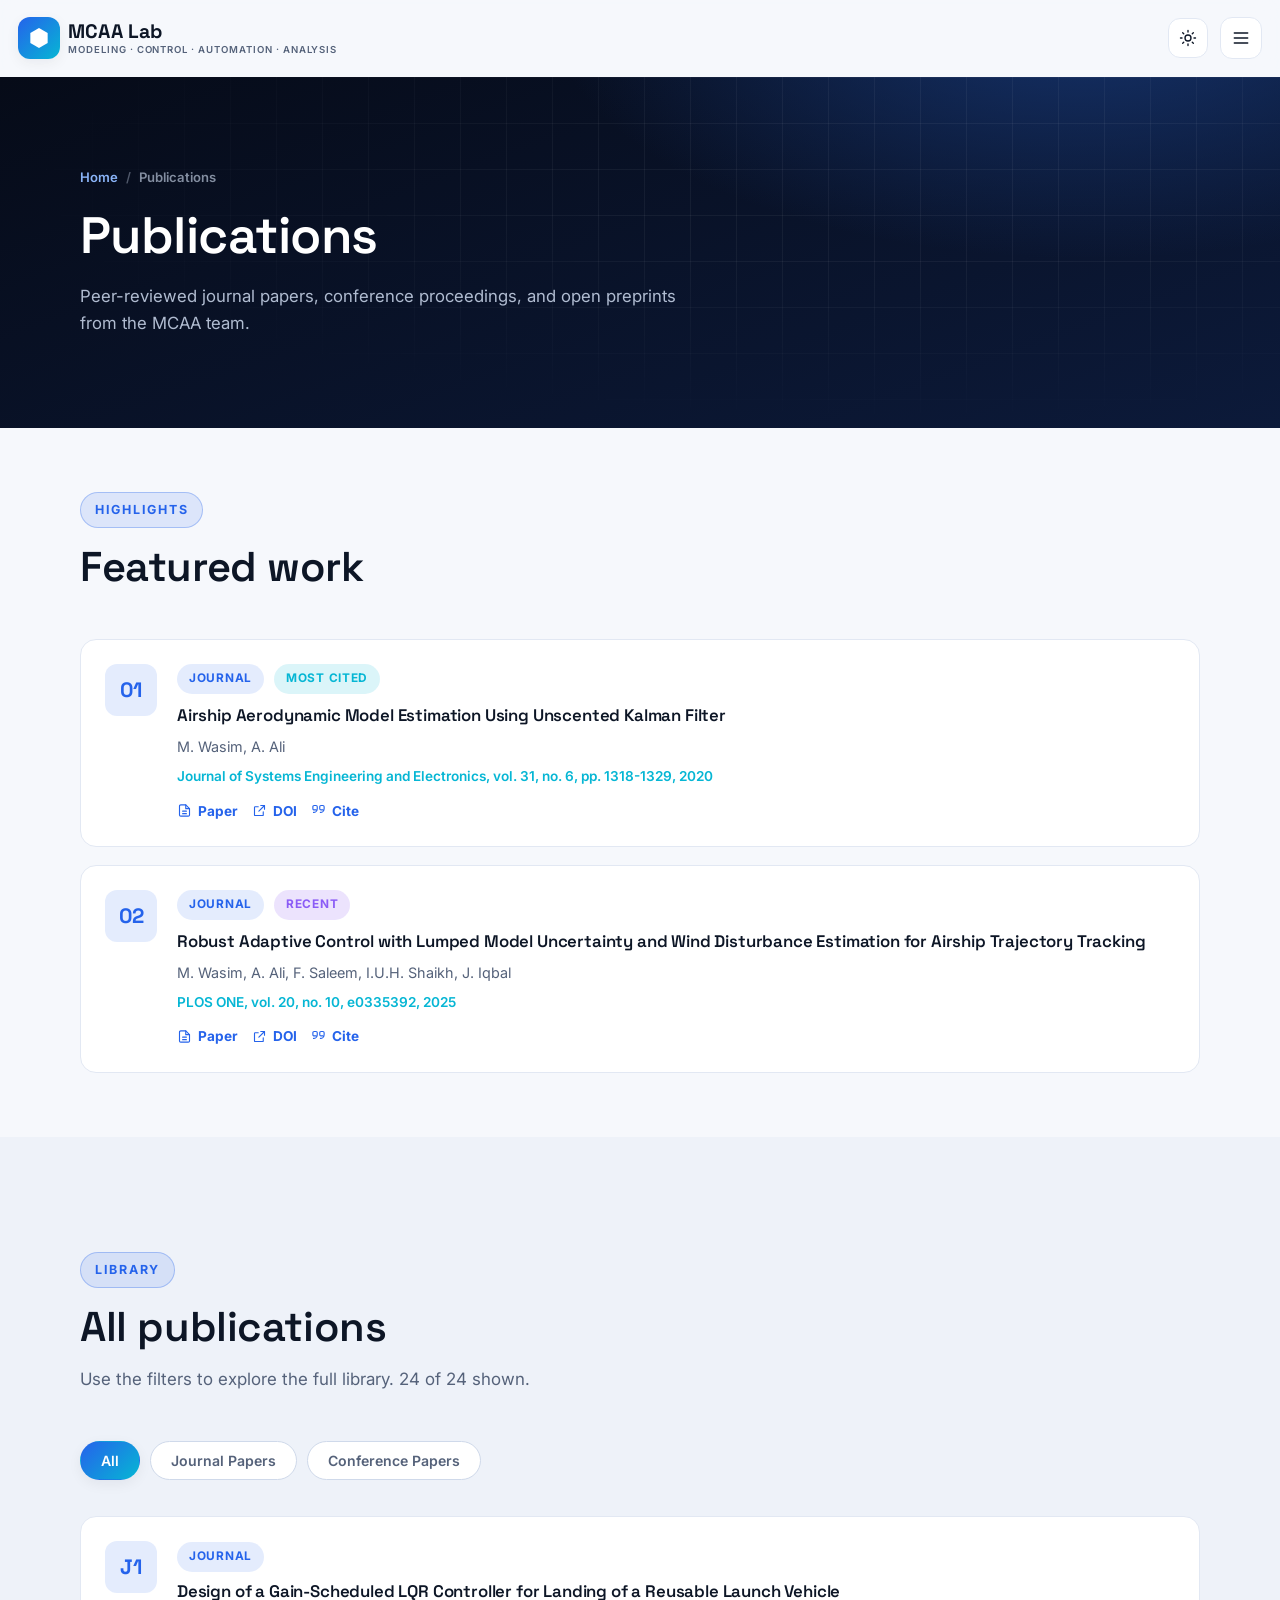
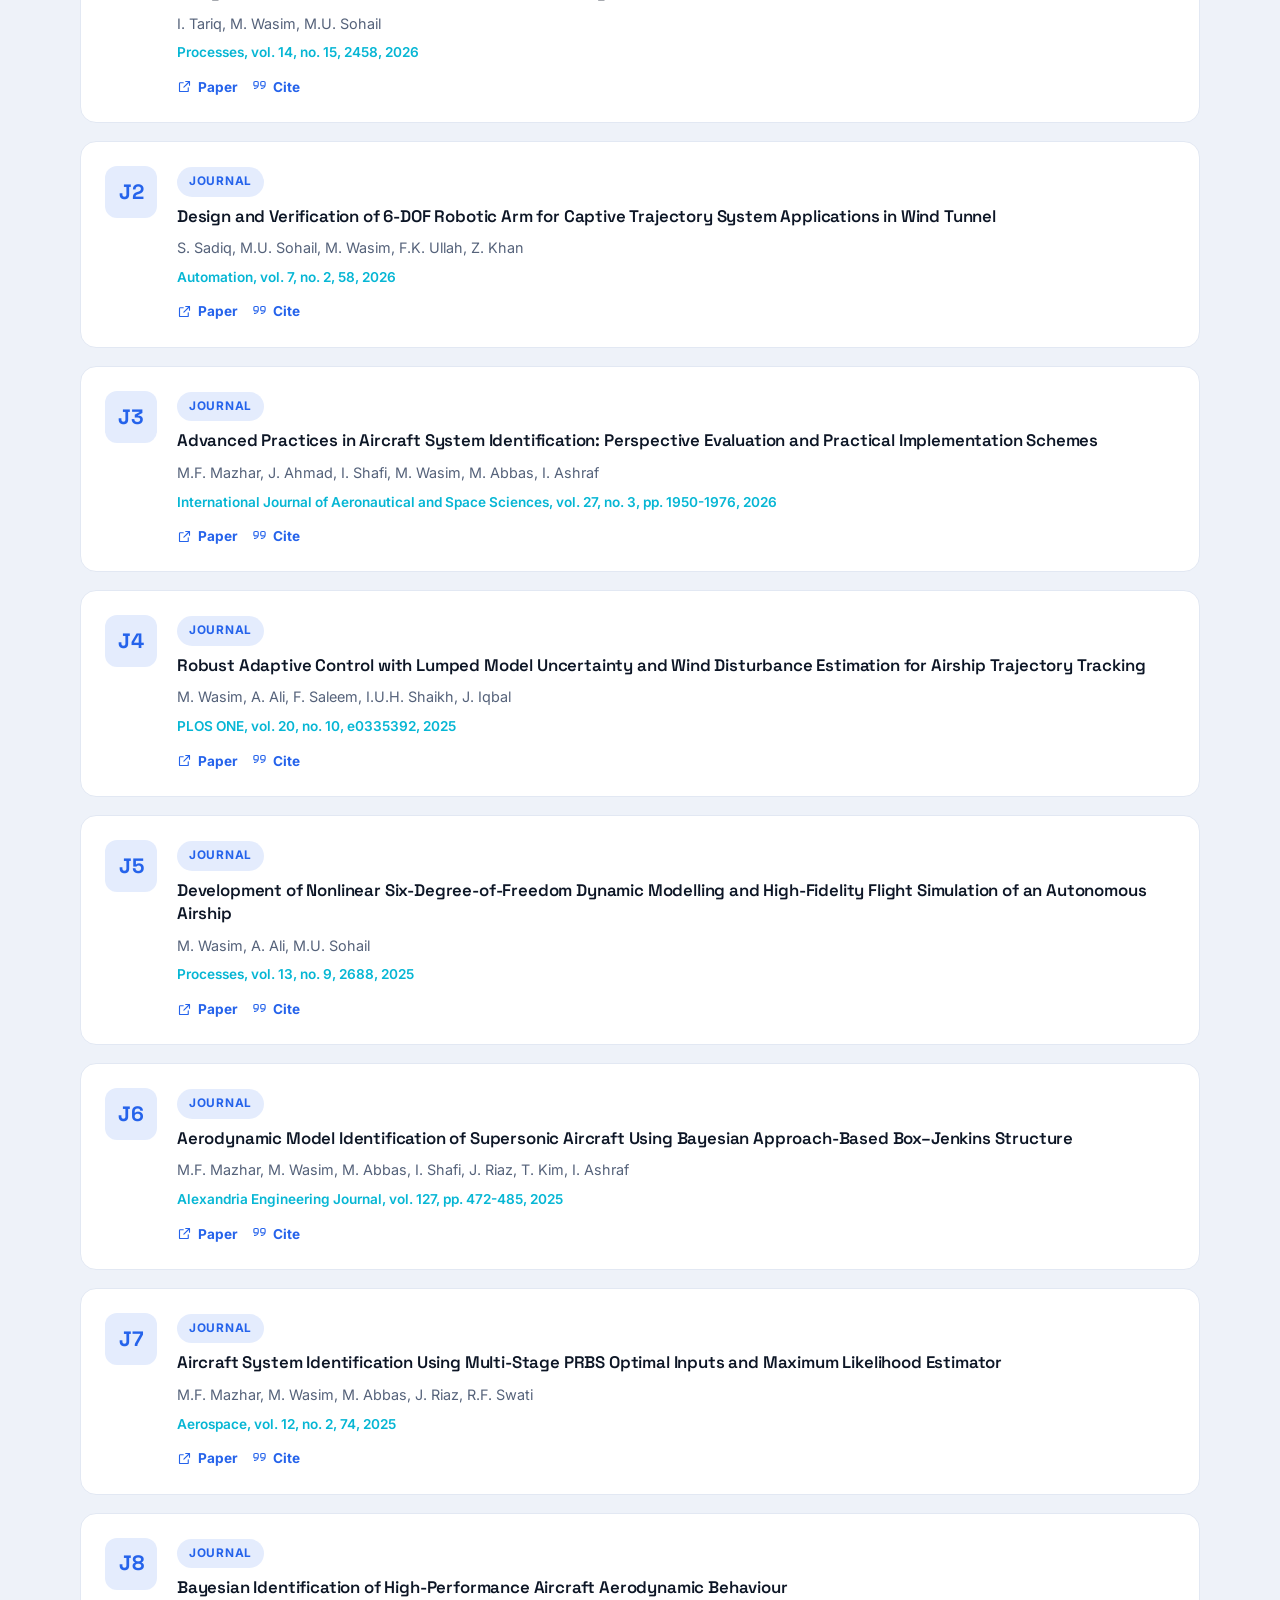
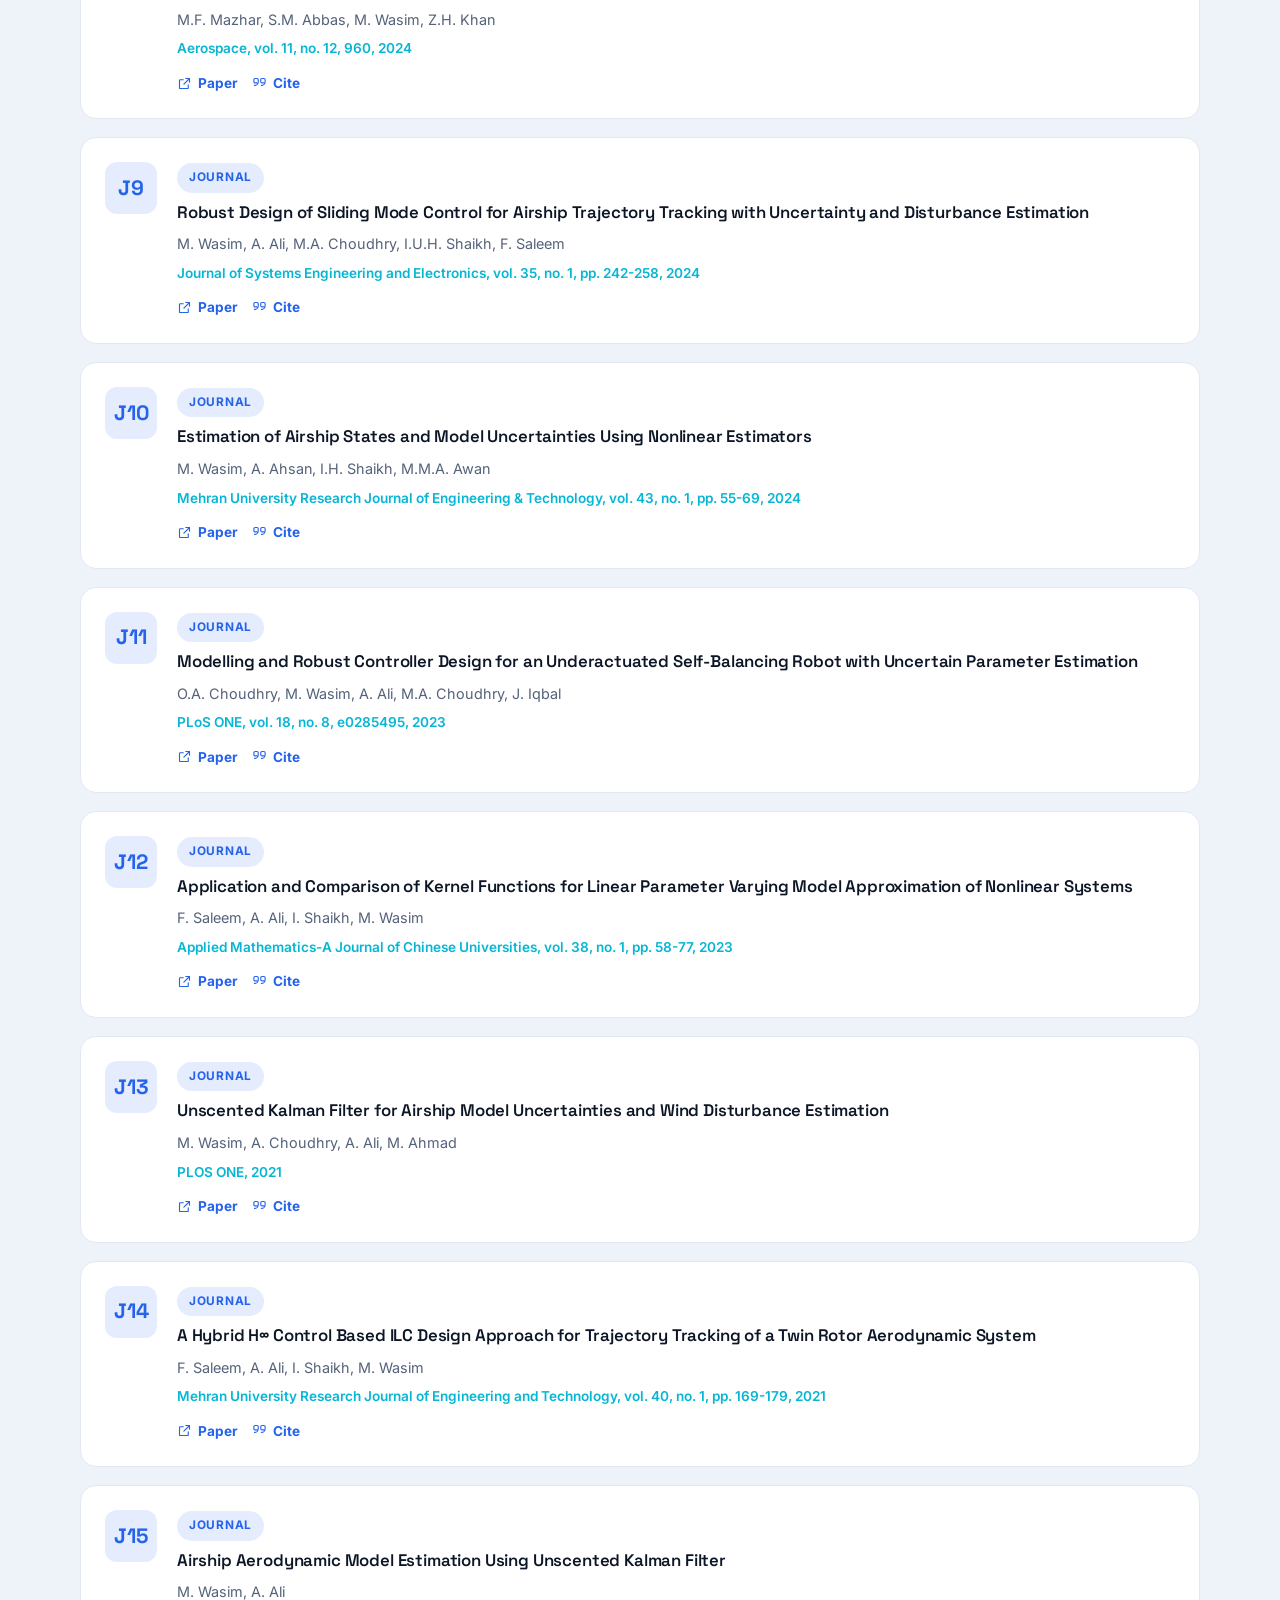
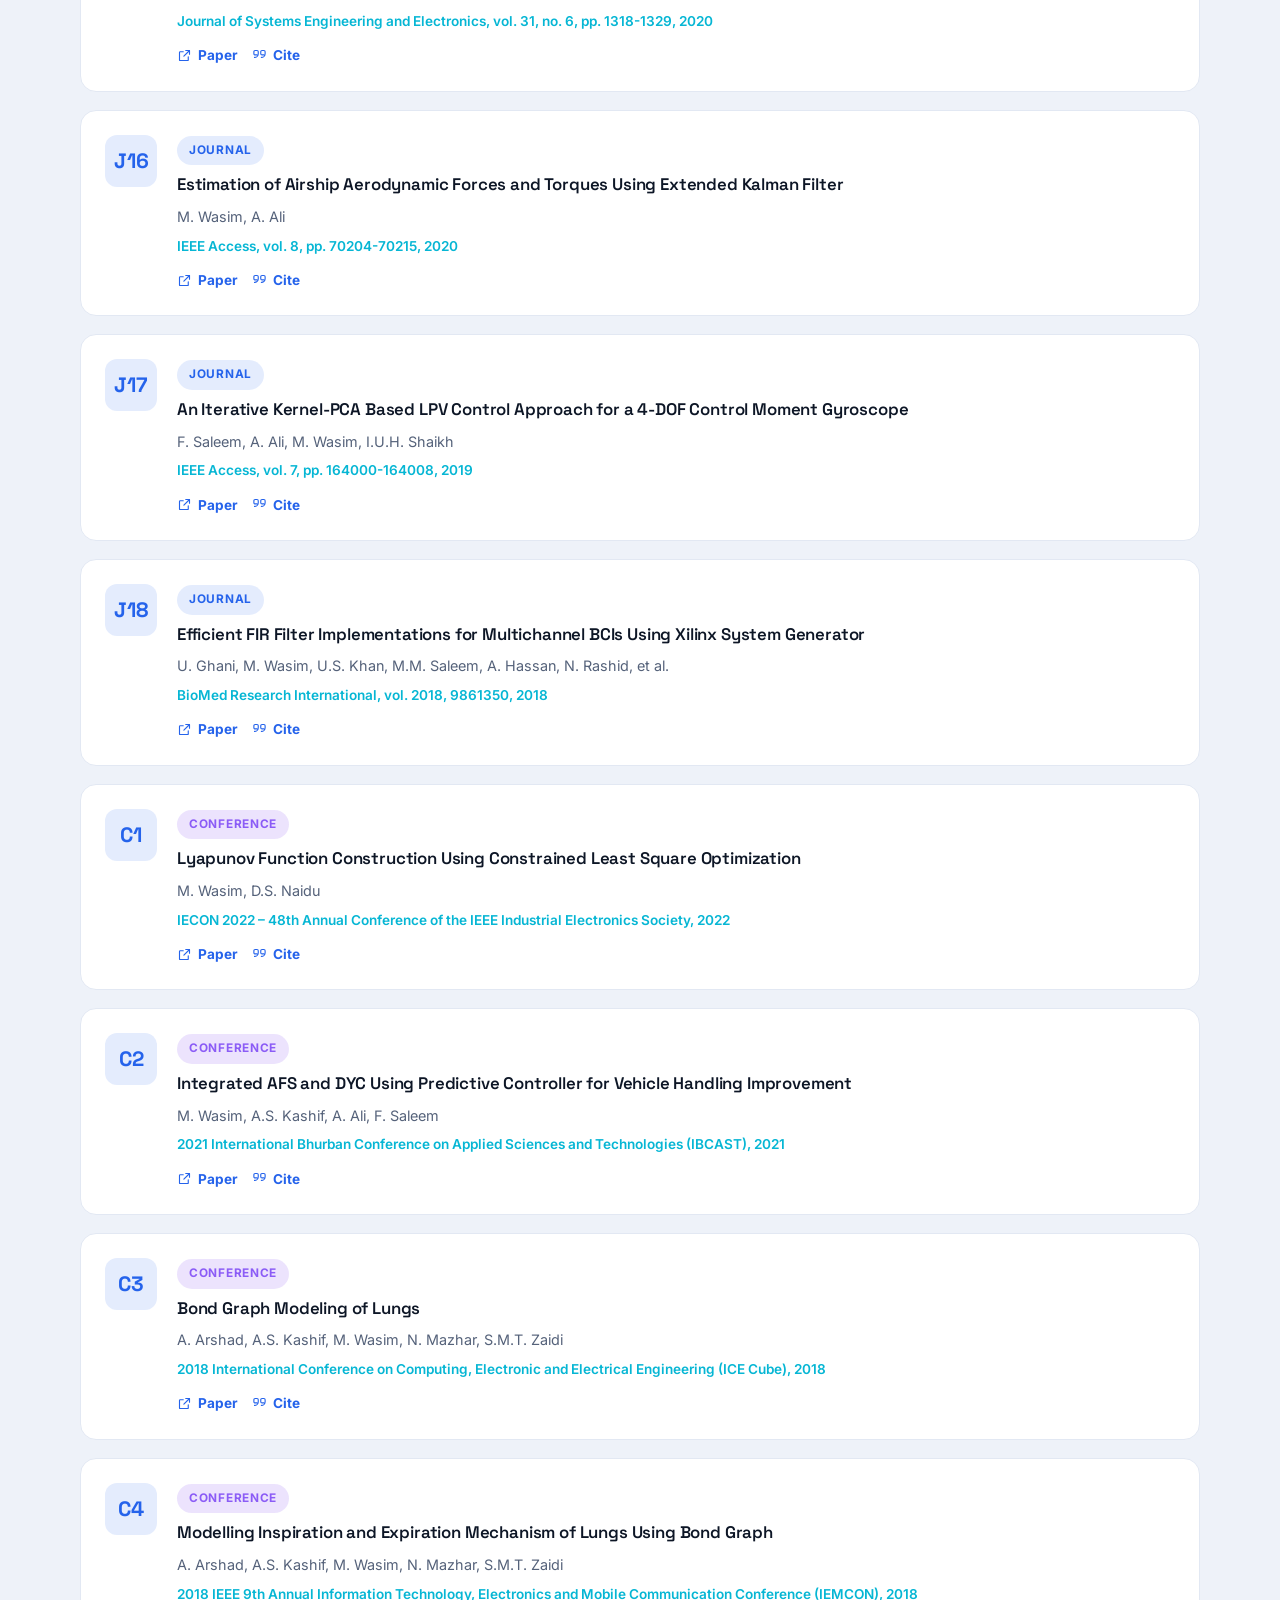
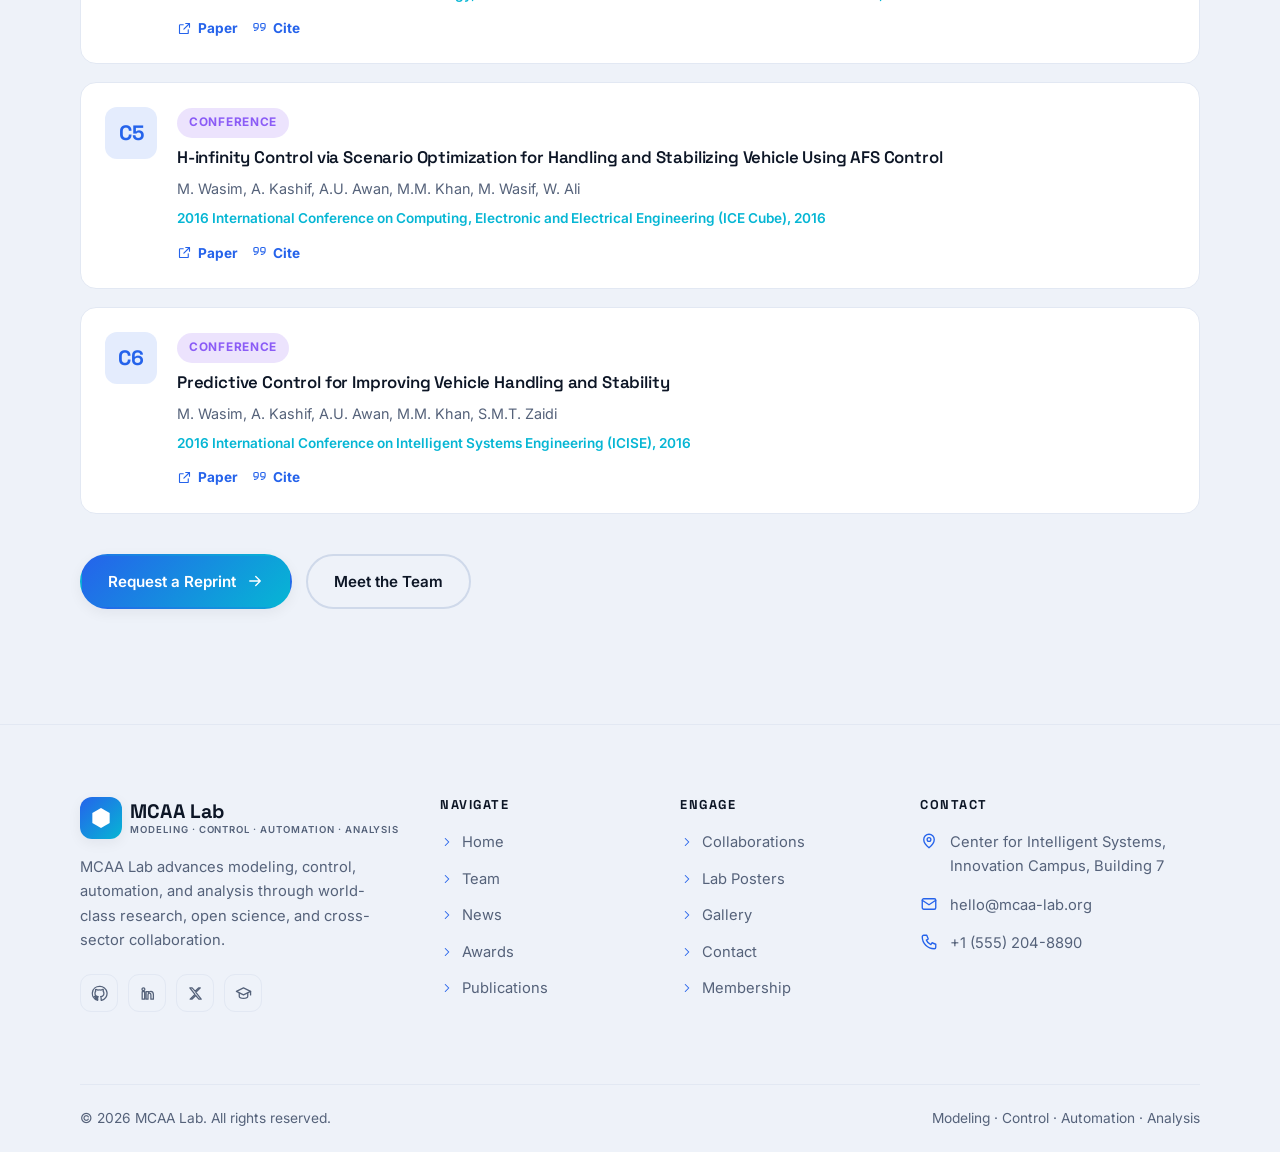
<file: publications.html>
<!DOCTYPE html>
<html lang="en">
<head>
    <meta charset="UTF-8">
    <meta name="viewport" content="width=device-width, initial-scale=1.0">
    <title>Publications | MCAA Lab</title>
    <meta name="description" content="Browse peer-reviewed journal papers, conference proceedings, and preprints from MCAA Lab.">
    <link rel="icon" type="image/svg+xml" href="assets/images/brand.svg">
    <link rel="preconnect" href="https://fonts.googleapis.com">
    <link rel="preconnect" href="https://fonts.gstatic.com" crossorigin>
    <link href="https://fonts.googleapis.com/css2?family=Inter:wght@300;400;500;600;700;800&family=Space+Grotesk:wght@500;600;700&display=swap" rel="stylesheet">
    <link rel="stylesheet" href="assets/css/style.css">
</head>
<body>

    <!-- ============ HEADER ============ -->
    <header class="site-header" id="siteHeader">
        <div class="nav-inner">
            <a class="brand" href="index.html">
                <span class="brand-mark"><svg xmlns="http://www.w3.org/2000/svg" viewBox="0 0 24 24" fill="currentColor" aria-hidden="true"><path fill-rule="evenodd" d="M12 2l8.66 5v10L12 22l-8.66-5V7l8.66-5Z"/><circle cx="12" cy="12" r="4.5" fill="#fff" opacity=".95"/></svg></span>
                <span class="brand-name">MCAA Lab<span class="brand-sub">Modeling &middot; Control &middot; Automation &middot; Analysis</span></span>
            </a>
            <nav aria-label="Primary navigation">
                <ul class="nav-links">
                    <li class="nav-item"><a class="nav-link" href="index.html">Home</a></li>
                    <li class="nav-item"><a class="nav-link" href="team.html">Team</a></li>
                    <li class="nav-item"><a class="nav-link" href="news.html">News</a></li>
                    <li class="nav-item"><a class="nav-link" href="awards.html">Awards</a></li>
                    <li class="nav-item active"><a class="nav-link" href="publications.html">Publications</a></li>
                    <li class="nav-item"><a class="nav-link" href="collaborations.html">Collaborations</a></li>
                    <li class="nav-item"><a class="nav-link" href="lab-posters.html">Lab Posters</a></li>
                    <li class="nav-item"><a class="nav-link" href="gallery.html">Gallery</a></li>
                    <li class="nav-item"><a class="nav-link" href="contact.html">Contact</a></li>
                    <li class="nav-item"><a class="nav-link" href="membership.html">Membership</a></li>
                </ul>
            </nav>
            <div class="nav-actions">
                <button class="theme-toggle" id="themeToggle" aria-label="Toggle color theme">
                    <span class="icon icon-sun"><svg xmlns="http://www.w3.org/2000/svg" viewBox="0 0 24 24" fill="none" stroke="currentColor" stroke-width="1.8" stroke-linecap="round" stroke-linejoin="round" aria-hidden="true"><circle cx="12" cy="12" r="4"/><path d="M12 2v2M12 20v2M4.9 4.9l1.4 1.4M17.7 17.7l1.4 1.4M2 12h2M20 12h2M4.9 19.1l1.4-1.4M17.7 6.3l1.4-1.4"/></svg></span>
                    <span class="icon icon-moon"><svg xmlns="http://www.w3.org/2000/svg" viewBox="0 0 24 24" fill="none" stroke="currentColor" stroke-width="1.8" stroke-linecap="round" stroke-linejoin="round" aria-hidden="true"><path d="M21 12.8A9 9 0 1 1 11.2 3a7 7 0 0 0 9.8 9.8Z"/></svg></span>
                </button>
                <a href="contact.html" class="btn btn-primary btn-sm nav-btn">Get in Touch <span class="icon"><svg xmlns="http://www.w3.org/2000/svg" viewBox="0 0 24 24" fill="none" stroke="currentColor" stroke-width="1.8" stroke-linecap="round" stroke-linejoin="round" aria-hidden="true"><path d="M5 12h14M13 6l6 6-6 6"/></svg></span></a>
                <button class="hamburger" id="hamburger" aria-label="Open menu" aria-expanded="false">
                    <span class="icon"><svg xmlns="http://www.w3.org/2000/svg" viewBox="0 0 24 24" fill="none" stroke="currentColor" stroke-width="1.8" stroke-linecap="round" stroke-linejoin="round" aria-hidden="true"><path d="M4 6h16M4 12h16M4 18h16"/></svg></span>
                </button>
            </div>
        </div>
    </header>

    <!-- ============ MOBILE NAV ============ -->
    <div class="mobile-nav" id="mobileNav" aria-hidden="true">
        <div class="mobile-nav-head">
            <a class="brand" href="index.html">
                <span class="brand-mark"><svg xmlns="http://www.w3.org/2000/svg" viewBox="0 0 24 24" fill="currentColor" aria-hidden="true"><path fill-rule="evenodd" d="M12 2l8.66 5v10L12 22l-8.66-5V7l8.66-5Z"/><circle cx="12" cy="12" r="4.5" fill="#fff" opacity=".95"/></svg></span>
                <span class="brand-name">MCAA Lab<span class="brand-sub">Modeling &middot; Control &middot; Automation &middot; Analysis</span></span>
            </a>
            <button class="mobile-close" id="mobileClose" aria-label="Close menu">
                <span class="icon"><svg xmlns="http://www.w3.org/2000/svg" viewBox="0 0 24 24" fill="none" stroke="currentColor" stroke-width="1.8" stroke-linecap="round" stroke-linejoin="round" aria-hidden="true"><path d="M6 6l12 12M18 6L6 18"/></svg></span>
            </button>
        </div>
        <ul class="mobile-nav-list">
            <li><a class="mobile-link" href="index.html">Home</a></li>
            <li><a class="mobile-link" href="team.html">Team</a></li>
            <li><a class="mobile-link" href="news.html">News</a></li>
            <li><a class="mobile-link" href="awards.html">Awards</a></li>
            <li><a class="mobile-link active" href="publications.html">Publications</a></li>
            <li><a class="mobile-link" href="collaborations.html">Collaborations</a></li>
            <li><a class="mobile-link" href="lab-posters.html">Lab Posters</a></li>
            <li><a class="mobile-link" href="gallery.html">Gallery</a></li>
            <li><a class="mobile-link" href="contact.html">Contact</a></li>
            <li><a class="mobile-link" href="membership.html">Membership</a></li>
        </ul>
        <div class="mobile-nav-foot">
            <a href="contact.html" class="btn btn-primary">Get in Touch <span class="icon"><svg xmlns="http://www.w3.org/2000/svg" viewBox="0 0 24 24" fill="none" stroke="currentColor" stroke-width="1.8" stroke-linecap="round" stroke-linejoin="round" aria-hidden="true"><path d="M5 12h14M13 6l6 6-6 6"/></svg></span></a>
            <a href="membership.html" class="btn btn-ghost">Membership</a>
        </div>
    </div>

    <main>
        <!-- ============ PAGE HERO ============ -->
        <section class="page-hero bare">
            <div class="container">
                <div>
                    <div class="breadcrumb"><a href="index.html">Home</a><span class="sep">/</span><span>Publications</span></div>
                    <h1>Publications</h1>
                    <p class="lede">Peer-reviewed journal papers, conference proceedings, and open preprints from the MCAA team.</p>
                </div>
            </div>
        </section>

        <!-- ============ FEATURED ============ -->
        <section class="section section-tight" id="featured">
            <div class="container">
                <div class="section-head reveal">
                    <span class="eyebrow">Highlights</span>
                    <h2>Featured work</h2>
                </div>
                <div class="grid gap-md">
                    <article class="pub-card reveal">
                        <div class="pub-index">01</div>
                        <div>
                            <div class="d-flex gap-xs">
                                <span class="badge badge-blue">Journal</span>
                                <span class="badge badge-teal">Most Cited</span>
                            </div>
                            <h3 class="mt-sm">Airship Aerodynamic Model Estimation Using Unscented Kalman Filter</h3>
                            <p class="authors">M. Wasim, A. Ali</p>
                            <p class="venue">Journal of Systems Engineering and Electronics, vol. 31, no. 6, pp. 1318-1329, 2020</p>
                            <div class="links"><a href="#"><span class="icon"><svg xmlns="http://www.w3.org/2000/svg" viewBox="0 0 24 24" fill="none" stroke="currentColor" stroke-width="1.8" stroke-linecap="round" stroke-linejoin="round" aria-hidden="true"><path d="M14 3H6a2 2 0 0 0-2 2v14a2 2 0 0 0 2 2h12a2 2 0 0 0 2-2V9l-6-6Z"/><path d="M14 3v6h6M9 13h6M9 17h6"/></svg></span> Paper</a><a href="#"><span class="icon"><svg xmlns="http://www.w3.org/2000/svg" viewBox="0 0 24 24" fill="none" stroke="currentColor" stroke-width="1.8" stroke-linecap="round" stroke-linejoin="round" aria-hidden="true"><path d="M14 4h6v6M20 4L11 13M18 14v5a1 1 0 0 1-1 1H5a1 1 0 0 1-1-1V7a1 1 0 0 1 1-1h5"/></svg></span> DOI</a><a href="#"><span class="icon"><svg xmlns="http://www.w3.org/2000/svg" viewBox="0 0 24 24" fill="none" stroke="currentColor" stroke-width="1.8" stroke-linecap="round" stroke-linejoin="round" aria-hidden="true"><path d="M8 11H5a2 2 0 0 1-2-2V6a2 2 0 0 1 2-2h3a2 2 0 0 1 2 2v3a6 6 0 0 1-6 6M19 11h-3a2 2 0 0 1-2-2V6a2 2 0 0 1 2-2h3a2 2 0 0 1 2 2v3a6 6 0 0 1-6 6"/></svg></span> Cite</a></div>
                        </div>
                    </article>
                    <article class="pub-card reveal delay-1">
                        <div class="pub-index">02</div>
                        <div>
                            <div class="d-flex gap-xs">
                                <span class="badge badge-blue">Journal</span>
                                <span class="badge badge-purple">Recent</span>
                            </div>
                            <h3 class="mt-sm">Robust Adaptive Control with Lumped Model Uncertainty and Wind Disturbance Estimation for Airship Trajectory Tracking</h3>
                            <p class="authors">M. Wasim, A. Ali, F. Saleem, I.U.H. Shaikh, J. Iqbal</p>
                            <p class="venue">PLOS ONE, vol. 20, no. 10, e0335392, 2025</p>
                            <div class="links"><a href="#"><span class="icon"><svg xmlns="http://www.w3.org/2000/svg" viewBox="0 0 24 24" fill="none" stroke="currentColor" stroke-width="1.8" stroke-linecap="round" stroke-linejoin="round" aria-hidden="true"><path d="M14 3H6a2 2 0 0 0-2 2v14a2 2 0 0 0 2 2h12a2 2 0 0 0 2-2V9l-6-6Z"/><path d="M14 3v6h6M9 13h6M9 17h6"/></svg></span> Paper</a><a href="#"><span class="icon"><svg xmlns="http://www.w3.org/2000/svg" viewBox="0 0 24 24" fill="none" stroke="currentColor" stroke-width="1.8" stroke-linecap="round" stroke-linejoin="round" aria-hidden="true"><path d="M14 4h6v6M20 4L11 13M18 14v5a1 1 0 0 1-1 1H5a1 1 0 0 1-1-1V7a1 1 0 0 1 1-1h5"/></svg></span> DOI</a><a href="#"><span class="icon"><svg xmlns="http://www.w3.org/2000/svg" viewBox="0 0 24 24" fill="none" stroke="currentColor" stroke-width="1.8" stroke-linecap="round" stroke-linejoin="round" aria-hidden="true"><path d="M8 11H5a2 2 0 0 1-2-2V6a2 2 0 0 1 2-2h3a2 2 0 0 1 2 2v3a6 6 0 0 1-6 6M19 11h-3a2 2 0 0 1-2-2V6a2 2 0 0 1 2-2h3a2 2 0 0 1 2 2v3a6 6 0 0 1-6 6"/></svg></span> Cite</a></div>
                        </div>
                    </article>
                </div>
            </div>
        </section>

        <!-- ============ ALL PUBLICATIONS ============ -->
        <section class="section section-alt">
            <div class="container">
                <div class="section-head reveal">
                    <span class="eyebrow">Library</span>
                    <h2>All publications</h2>
                    <p>Use the filters to explore the full library. <span id="pubCount"></span></p>
                </div>

                <div class="filters reveal" role="tablist">
                    <button class="filter-btn active" data-filter="all" role="tab" aria-selected="true">All</button>
                    <button class="filter-btn" data-filter="journal" role="tab" aria-selected="false">Journal Papers</button>
                    <button class="filter-btn" data-filter="conference" role="tab" aria-selected="false">Conference Papers</button>
                </div>

                <div class="grid gap-md" id="pubGrid">
                    <article class="pub-card reveal" data-category="journal">
                        <div class="pub-index">J1</div>
                        <div>
                            <span class="badge badge-blue mb-1">Journal</span>
                            <h3>Design of a Gain-Scheduled LQR Controller for Landing of a Reusable Launch Vehicle</h3>
                            <p class="authors">I. Tariq, M. Wasim, M.U. Sohail</p>
                            <p class="venue">Processes, vol. 14, no. 15, 2458, 2026</p>
                            <div class="links"><a href="#"><span class="icon"><svg xmlns="http://www.w3.org/2000/svg" viewBox="0 0 24 24" fill="none" stroke="currentColor" stroke-width="1.8" stroke-linecap="round" stroke-linejoin="round" aria-hidden="true"><path d="M14 4h6v6M20 4L11 13M18 14v5a1 1 0 0 1-1 1H5a1 1 0 0 1-1-1V7a1 1 0 0 1 1-1h5"/></svg></span> Paper</a><a href="#"><span class="icon"><svg xmlns="http://www.w3.org/2000/svg" viewBox="0 0 24 24" fill="none" stroke="currentColor" stroke-width="1.8" stroke-linecap="round" stroke-linejoin="round" aria-hidden="true"><path d="M8 11H5a2 2 0 0 1-2-2V6a2 2 0 0 1 2-2h3a2 2 0 0 1 2 2v3a6 6 0 0 1-6 6M19 11h-3a2 2 0 0 1-2-2V6a2 2 0 0 1 2-2h3a2 2 0 0 1 2 2v3a6 6 0 0 1-6 6"/></svg></span> Cite</a></div>
                        </div>
                    </article>
                    <article class="pub-card reveal delay-1" data-category="journal">
                        <div class="pub-index">J2</div>
                        <div>
                            <span class="badge badge-blue mb-1">Journal</span>
                            <h3>Design and Verification of 6-DOF Robotic Arm for Captive Trajectory System Applications in Wind Tunnel</h3>
                            <p class="authors">S. Sadiq, M.U. Sohail, M. Wasim, F.K. Ullah, Z. Khan</p>
                            <p class="venue">Automation, vol. 7, no. 2, 58, 2026</p>
                            <div class="links"><a href="#"><span class="icon"><svg xmlns="http://www.w3.org/2000/svg" viewBox="0 0 24 24" fill="none" stroke="currentColor" stroke-width="1.8" stroke-linecap="round" stroke-linejoin="round" aria-hidden="true"><path d="M14 4h6v6M20 4L11 13M18 14v5a1 1 0 0 1-1 1H5a1 1 0 0 1-1-1V7a1 1 0 0 1 1-1h5"/></svg></span> Paper</a><a href="#"><span class="icon"><svg xmlns="http://www.w3.org/2000/svg" viewBox="0 0 24 24" fill="none" stroke="currentColor" stroke-width="1.8" stroke-linecap="round" stroke-linejoin="round" aria-hidden="true"><path d="M8 11H5a2 2 0 0 1-2-2V6a2 2 0 0 1 2-2h3a2 2 0 0 1 2 2v3a6 6 0 0 1-6 6M19 11h-3a2 2 0 0 1-2-2V6a2 2 0 0 1 2-2h3a2 2 0 0 1 2 2v3a6 6 0 0 1-6 6"/></svg></span> Cite</a></div>
                        </div>
                    </article>
                    <article class="pub-card reveal delay-2" data-category="journal">
                        <div class="pub-index">J3</div>
                        <div>
                            <span class="badge badge-blue mb-1">Journal</span>
                            <h3>Advanced Practices in Aircraft System Identification: Perspective Evaluation and Practical Implementation Schemes</h3>
                            <p class="authors">M.F. Mazhar, J. Ahmad, I. Shafi, M. Wasim, M. Abbas, I. Ashraf</p>
                            <p class="venue">International Journal of Aeronautical and Space Sciences, vol. 27, no. 3, pp. 1950-1976, 2026</p>
                            <div class="links"><a href="#"><span class="icon"><svg xmlns="http://www.w3.org/2000/svg" viewBox="0 0 24 24" fill="none" stroke="currentColor" stroke-width="1.8" stroke-linecap="round" stroke-linejoin="round" aria-hidden="true"><path d="M14 4h6v6M20 4L11 13M18 14v5a1 1 0 0 1-1 1H5a1 1 0 0 1-1-1V7a1 1 0 0 1 1-1h5"/></svg></span> Paper</a><a href="#"><span class="icon"><svg xmlns="http://www.w3.org/2000/svg" viewBox="0 0 24 24" fill="none" stroke="currentColor" stroke-width="1.8" stroke-linecap="round" stroke-linejoin="round" aria-hidden="true"><path d="M8 11H5a2 2 0 0 1-2-2V6a2 2 0 0 1 2-2h3a2 2 0 0 1 2 2v3a6 6 0 0 1-6 6M19 11h-3a2 2 0 0 1-2-2V6a2 2 0 0 1 2-2h3a2 2 0 0 1 2 2v3a6 6 0 0 1-6 6"/></svg></span> Cite</a></div>
                        </div>
                    </article>
                    <article class="pub-card reveal" data-category="journal">
                        <div class="pub-index">J4</div>
                        <div>
                            <span class="badge badge-blue mb-1">Journal</span>
                            <h3>Robust Adaptive Control with Lumped Model Uncertainty and Wind Disturbance Estimation for Airship Trajectory Tracking</h3>
                            <p class="authors">M. Wasim, A. Ali, F. Saleem, I.U.H. Shaikh, J. Iqbal</p>
                            <p class="venue">PLOS ONE, vol. 20, no. 10, e0335392, 2025</p>
                            <div class="links"><a href="#"><span class="icon"><svg xmlns="http://www.w3.org/2000/svg" viewBox="0 0 24 24" fill="none" stroke="currentColor" stroke-width="1.8" stroke-linecap="round" stroke-linejoin="round" aria-hidden="true"><path d="M14 4h6v6M20 4L11 13M18 14v5a1 1 0 0 1-1 1H5a1 1 0 0 1-1-1V7a1 1 0 0 1 1-1h5"/></svg></span> Paper</a><a href="#"><span class="icon"><svg xmlns="http://www.w3.org/2000/svg" viewBox="0 0 24 24" fill="none" stroke="currentColor" stroke-width="1.8" stroke-linecap="round" stroke-linejoin="round" aria-hidden="true"><path d="M8 11H5a2 2 0 0 1-2-2V6a2 2 0 0 1 2-2h3a2 2 0 0 1 2 2v3a6 6 0 0 1-6 6M19 11h-3a2 2 0 0 1-2-2V6a2 2 0 0 1 2-2h3a2 2 0 0 1 2 2v3a6 6 0 0 1-6 6"/></svg></span> Cite</a></div>
                        </div>
                    </article>
                    <article class="pub-card reveal delay-1" data-category="journal">
                        <div class="pub-index">J5</div>
                        <div>
                            <span class="badge badge-blue mb-1">Journal</span>
                            <h3>Development of Nonlinear Six-Degree-of-Freedom Dynamic Modelling and High-Fidelity Flight Simulation of an Autonomous Airship</h3>
                            <p class="authors">M. Wasim, A. Ali, M.U. Sohail</p>
                            <p class="venue">Processes, vol. 13, no. 9, 2688, 2025</p>
                            <div class="links"><a href="#"><span class="icon"><svg xmlns="http://www.w3.org/2000/svg" viewBox="0 0 24 24" fill="none" stroke="currentColor" stroke-width="1.8" stroke-linecap="round" stroke-linejoin="round" aria-hidden="true"><path d="M14 4h6v6M20 4L11 13M18 14v5a1 1 0 0 1-1 1H5a1 1 0 0 1-1-1V7a1 1 0 0 1 1-1h5"/></svg></span> Paper</a><a href="#"><span class="icon"><svg xmlns="http://www.w3.org/2000/svg" viewBox="0 0 24 24" fill="none" stroke="currentColor" stroke-width="1.8" stroke-linecap="round" stroke-linejoin="round" aria-hidden="true"><path d="M8 11H5a2 2 0 0 1-2-2V6a2 2 0 0 1 2-2h3a2 2 0 0 1 2 2v3a6 6 0 0 1-6 6M19 11h-3a2 2 0 0 1-2-2V6a2 2 0 0 1 2-2h3a2 2 0 0 1 2 2v3a6 6 0 0 1-6 6"/></svg></span> Cite</a></div>
                        </div>
                    </article>
                    <article class="pub-card reveal delay-2" data-category="journal">
                        <div class="pub-index">J6</div>
                        <div>
                            <span class="badge badge-blue mb-1">Journal</span>
                            <h3>Aerodynamic Model Identification of Supersonic Aircraft Using Bayesian Approach-Based Box&ndash;Jenkins Structure</h3>
                            <p class="authors">M.F. Mazhar, M. Wasim, M. Abbas, I. Shafi, J. Riaz, T. Kim, I. Ashraf</p>
                            <p class="venue">Alexandria Engineering Journal, vol. 127, pp. 472-485, 2025</p>
                            <div class="links"><a href="#"><span class="icon"><svg xmlns="http://www.w3.org/2000/svg" viewBox="0 0 24 24" fill="none" stroke="currentColor" stroke-width="1.8" stroke-linecap="round" stroke-linejoin="round" aria-hidden="true"><path d="M14 4h6v6M20 4L11 13M18 14v5a1 1 0 0 1-1 1H5a1 1 0 0 1-1-1V7a1 1 0 0 1 1-1h5"/></svg></span> Paper</a><a href="#"><span class="icon"><svg xmlns="http://www.w3.org/2000/svg" viewBox="0 0 24 24" fill="none" stroke="currentColor" stroke-width="1.8" stroke-linecap="round" stroke-linejoin="round" aria-hidden="true"><path d="M8 11H5a2 2 0 0 1-2-2V6a2 2 0 0 1 2-2h3a2 2 0 0 1 2 2v3a6 6 0 0 1-6 6M19 11h-3a2 2 0 0 1-2-2V6a2 2 0 0 1 2-2h3a2 2 0 0 1 2 2v3a6 6 0 0 1-6 6"/></svg></span> Cite</a></div>
                        </div>
                    </article>
                    <article class="pub-card reveal" data-category="journal">
                        <div class="pub-index">J7</div>
                        <div>
                            <span class="badge badge-blue mb-1">Journal</span>
                            <h3>Aircraft System Identification Using Multi-Stage PRBS Optimal Inputs and Maximum Likelihood Estimator</h3>
                            <p class="authors">M.F. Mazhar, M. Wasim, M. Abbas, J. Riaz, R.F. Swati</p>
                            <p class="venue">Aerospace, vol. 12, no. 2, 74, 2025</p>
                            <div class="links"><a href="#"><span class="icon"><svg xmlns="http://www.w3.org/2000/svg" viewBox="0 0 24 24" fill="none" stroke="currentColor" stroke-width="1.8" stroke-linecap="round" stroke-linejoin="round" aria-hidden="true"><path d="M14 4h6v6M20 4L11 13M18 14v5a1 1 0 0 1-1 1H5a1 1 0 0 1-1-1V7a1 1 0 0 1 1-1h5"/></svg></span> Paper</a><a href="#"><span class="icon"><svg xmlns="http://www.w3.org/2000/svg" viewBox="0 0 24 24" fill="none" stroke="currentColor" stroke-width="1.8" stroke-linecap="round" stroke-linejoin="round" aria-hidden="true"><path d="M8 11H5a2 2 0 0 1-2-2V6a2 2 0 0 1 2-2h3a2 2 0 0 1 2 2v3a6 6 0 0 1-6 6M19 11h-3a2 2 0 0 1-2-2V6a2 2 0 0 1 2-2h3a2 2 0 0 1 2 2v3a6 6 0 0 1-6 6"/></svg></span> Cite</a></div>
                        </div>
                    </article>
                    <article class="pub-card reveal delay-1" data-category="journal">
                        <div class="pub-index">J8</div>
                        <div>
                            <span class="badge badge-blue mb-1">Journal</span>
                            <h3>Bayesian Identification of High-Performance Aircraft Aerodynamic Behaviour</h3>
                            <p class="authors">M.F. Mazhar, S.M. Abbas, M. Wasim, Z.H. Khan</p>
                            <p class="venue">Aerospace, vol. 11, no. 12, 960, 2024</p>
                            <div class="links"><a href="#"><span class="icon"><svg xmlns="http://www.w3.org/2000/svg" viewBox="0 0 24 24" fill="none" stroke="currentColor" stroke-width="1.8" stroke-linecap="round" stroke-linejoin="round" aria-hidden="true"><path d="M14 4h6v6M20 4L11 13M18 14v5a1 1 0 0 1-1 1H5a1 1 0 0 1-1-1V7a1 1 0 0 1 1-1h5"/></svg></span> Paper</a><a href="#"><span class="icon"><svg xmlns="http://www.w3.org/2000/svg" viewBox="0 0 24 24" fill="none" stroke="currentColor" stroke-width="1.8" stroke-linecap="round" stroke-linejoin="round" aria-hidden="true"><path d="M8 11H5a2 2 0 0 1-2-2V6a2 2 0 0 1 2-2h3a2 2 0 0 1 2 2v3a6 6 0 0 1-6 6M19 11h-3a2 2 0 0 1-2-2V6a2 2 0 0 1 2-2h3a2 2 0 0 1 2 2v3a6 6 0 0 1-6 6"/></svg></span> Cite</a></div>
                        </div>
                    </article>
                    <article class="pub-card reveal delay-2" data-category="journal">
                        <div class="pub-index">J9</div>
                        <div>
                            <span class="badge badge-blue mb-1">Journal</span>
                            <h3>Robust Design of Sliding Mode Control for Airship Trajectory Tracking with Uncertainty and Disturbance Estimation</h3>
                            <p class="authors">M. Wasim, A. Ali, M.A. Choudhry, I.U.H. Shaikh, F. Saleem</p>
                            <p class="venue">Journal of Systems Engineering and Electronics, vol. 35, no. 1, pp. 242-258, 2024</p>
                            <div class="links"><a href="#"><span class="icon"><svg xmlns="http://www.w3.org/2000/svg" viewBox="0 0 24 24" fill="none" stroke="currentColor" stroke-width="1.8" stroke-linecap="round" stroke-linejoin="round" aria-hidden="true"><path d="M14 4h6v6M20 4L11 13M18 14v5a1 1 0 0 1-1 1H5a1 1 0 0 1-1-1V7a1 1 0 0 1 1-1h5"/></svg></span> Paper</a><a href="#"><span class="icon"><svg xmlns="http://www.w3.org/2000/svg" viewBox="0 0 24 24" fill="none" stroke="currentColor" stroke-width="1.8" stroke-linecap="round" stroke-linejoin="round" aria-hidden="true"><path d="M8 11H5a2 2 0 0 1-2-2V6a2 2 0 0 1 2-2h3a2 2 0 0 1 2 2v3a6 6 0 0 1-6 6M19 11h-3a2 2 0 0 1-2-2V6a2 2 0 0 1 2-2h3a2 2 0 0 1 2 2v3a6 6 0 0 1-6 6"/></svg></span> Cite</a></div>
                        </div>
                    </article>
                    <article class="pub-card reveal" data-category="journal">
                        <div class="pub-index">J10</div>
                        <div>
                            <span class="badge badge-blue mb-1">Journal</span>
                            <h3>Estimation of Airship States and Model Uncertainties Using Nonlinear Estimators</h3>
                            <p class="authors">M. Wasim, A. Ahsan, I.H. Shaikh, M.M.A. Awan</p>
                            <p class="venue">Mehran University Research Journal of Engineering &amp; Technology, vol. 43, no. 1, pp. 55-69, 2024</p>
                            <div class="links"><a href="#"><span class="icon"><svg xmlns="http://www.w3.org/2000/svg" viewBox="0 0 24 24" fill="none" stroke="currentColor" stroke-width="1.8" stroke-linecap="round" stroke-linejoin="round" aria-hidden="true"><path d="M14 4h6v6M20 4L11 13M18 14v5a1 1 0 0 1-1 1H5a1 1 0 0 1-1-1V7a1 1 0 0 1 1-1h5"/></svg></span> Paper</a><a href="#"><span class="icon"><svg xmlns="http://www.w3.org/2000/svg" viewBox="0 0 24 24" fill="none" stroke="currentColor" stroke-width="1.8" stroke-linecap="round" stroke-linejoin="round" aria-hidden="true"><path d="M8 11H5a2 2 0 0 1-2-2V6a2 2 0 0 1 2-2h3a2 2 0 0 1 2 2v3a6 6 0 0 1-6 6M19 11h-3a2 2 0 0 1-2-2V6a2 2 0 0 1 2-2h3a2 2 0 0 1 2 2v3a6 6 0 0 1-6 6"/></svg></span> Cite</a></div>
                        </div>
                    </article>
                    <article class="pub-card reveal delay-1" data-category="journal">
                        <div class="pub-index">J11</div>
                        <div>
                            <span class="badge badge-blue mb-1">Journal</span>
                            <h3>Modelling and Robust Controller Design for an Underactuated Self-Balancing Robot with Uncertain Parameter Estimation</h3>
                            <p class="authors">O.A. Choudhry, M. Wasim, A. Ali, M.A. Choudhry, J. Iqbal</p>
                            <p class="venue">PLoS ONE, vol. 18, no. 8, e0285495, 2023</p>
                            <div class="links"><a href="#"><span class="icon"><svg xmlns="http://www.w3.org/2000/svg" viewBox="0 0 24 24" fill="none" stroke="currentColor" stroke-width="1.8" stroke-linecap="round" stroke-linejoin="round" aria-hidden="true"><path d="M14 4h6v6M20 4L11 13M18 14v5a1 1 0 0 1-1 1H5a1 1 0 0 1-1-1V7a1 1 0 0 1 1-1h5"/></svg></span> Paper</a><a href="#"><span class="icon"><svg xmlns="http://www.w3.org/2000/svg" viewBox="0 0 24 24" fill="none" stroke="currentColor" stroke-width="1.8" stroke-linecap="round" stroke-linejoin="round" aria-hidden="true"><path d="M8 11H5a2 2 0 0 1-2-2V6a2 2 0 0 1 2-2h3a2 2 0 0 1 2 2v3a6 6 0 0 1-6 6M19 11h-3a2 2 0 0 1-2-2V6a2 2 0 0 1 2-2h3a2 2 0 0 1 2 2v3a6 6 0 0 1-6 6"/></svg></span> Cite</a></div>
                        </div>
                    </article>
                    <article class="pub-card reveal delay-2" data-category="journal">
                        <div class="pub-index">J12</div>
                        <div>
                            <span class="badge badge-blue mb-1">Journal</span>
                            <h3>Application and Comparison of Kernel Functions for Linear Parameter Varying Model Approximation of Nonlinear Systems</h3>
                            <p class="authors">F. Saleem, A. Ali, I. Shaikh, M. Wasim</p>
                            <p class="venue">Applied Mathematics-A Journal of Chinese Universities, vol. 38, no. 1, pp. 58-77, 2023</p>
                            <div class="links"><a href="#"><span class="icon"><svg xmlns="http://www.w3.org/2000/svg" viewBox="0 0 24 24" fill="none" stroke="currentColor" stroke-width="1.8" stroke-linecap="round" stroke-linejoin="round" aria-hidden="true"><path d="M14 4h6v6M20 4L11 13M18 14v5a1 1 0 0 1-1 1H5a1 1 0 0 1-1-1V7a1 1 0 0 1 1-1h5"/></svg></span> Paper</a><a href="#"><span class="icon"><svg xmlns="http://www.w3.org/2000/svg" viewBox="0 0 24 24" fill="none" stroke="currentColor" stroke-width="1.8" stroke-linecap="round" stroke-linejoin="round" aria-hidden="true"><path d="M8 11H5a2 2 0 0 1-2-2V6a2 2 0 0 1 2-2h3a2 2 0 0 1 2 2v3a6 6 0 0 1-6 6M19 11h-3a2 2 0 0 1-2-2V6a2 2 0 0 1 2-2h3a2 2 0 0 1 2 2v3a6 6 0 0 1-6 6"/></svg></span> Cite</a></div>
                        </div>
                    </article>
                    <article class="pub-card reveal" data-category="journal">
                        <div class="pub-index">J13</div>
                        <div>
                            <span class="badge badge-blue mb-1">Journal</span>
                            <h3>Unscented Kalman Filter for Airship Model Uncertainties and Wind Disturbance Estimation</h3>
                            <p class="authors">M. Wasim, A. Choudhry, A. Ali, M. Ahmad</p>
                            <p class="venue">PLOS ONE, 2021</p>
                            <div class="links"><a href="#"><span class="icon"><svg xmlns="http://www.w3.org/2000/svg" viewBox="0 0 24 24" fill="none" stroke="currentColor" stroke-width="1.8" stroke-linecap="round" stroke-linejoin="round" aria-hidden="true"><path d="M14 4h6v6M20 4L11 13M18 14v5a1 1 0 0 1-1 1H5a1 1 0 0 1-1-1V7a1 1 0 0 1 1-1h5"/></svg></span> Paper</a><a href="#"><span class="icon"><svg xmlns="http://www.w3.org/2000/svg" viewBox="0 0 24 24" fill="none" stroke="currentColor" stroke-width="1.8" stroke-linecap="round" stroke-linejoin="round" aria-hidden="true"><path d="M8 11H5a2 2 0 0 1-2-2V6a2 2 0 0 1 2-2h3a2 2 0 0 1 2 2v3a6 6 0 0 1-6 6M19 11h-3a2 2 0 0 1-2-2V6a2 2 0 0 1 2-2h3a2 2 0 0 1 2 2v3a6 6 0 0 1-6 6"/></svg></span> Cite</a></div>
                        </div>
                    </article>
                    <article class="pub-card reveal delay-1" data-category="journal">
                        <div class="pub-index">J14</div>
                        <div>
                            <span class="badge badge-blue mb-1">Journal</span>
                            <h3>A Hybrid H&infin; Control Based ILC Design Approach for Trajectory Tracking of a Twin Rotor Aerodynamic System</h3>
                            <p class="authors">F. Saleem, A. Ali, I. Shaikh, M. Wasim</p>
                            <p class="venue">Mehran University Research Journal of Engineering and Technology, vol. 40, no. 1, pp. 169-179, 2021</p>
                            <div class="links"><a href="#"><span class="icon"><svg xmlns="http://www.w3.org/2000/svg" viewBox="0 0 24 24" fill="none" stroke="currentColor" stroke-width="1.8" stroke-linecap="round" stroke-linejoin="round" aria-hidden="true"><path d="M14 4h6v6M20 4L11 13M18 14v5a1 1 0 0 1-1 1H5a1 1 0 0 1-1-1V7a1 1 0 0 1 1-1h5"/></svg></span> Paper</a><a href="#"><span class="icon"><svg xmlns="http://www.w3.org/2000/svg" viewBox="0 0 24 24" fill="none" stroke="currentColor" stroke-width="1.8" stroke-linecap="round" stroke-linejoin="round" aria-hidden="true"><path d="M8 11H5a2 2 0 0 1-2-2V6a2 2 0 0 1 2-2h3a2 2 0 0 1 2 2v3a6 6 0 0 1-6 6M19 11h-3a2 2 0 0 1-2-2V6a2 2 0 0 1 2-2h3a2 2 0 0 1 2 2v3a6 6 0 0 1-6 6"/></svg></span> Cite</a></div>
                        </div>
                    </article>
                    <article class="pub-card reveal delay-2" data-category="journal">
                        <div class="pub-index">J15</div>
                        <div>
                            <span class="badge badge-blue mb-1">Journal</span>
                            <h3>Airship Aerodynamic Model Estimation Using Unscented Kalman Filter</h3>
                            <p class="authors">M. Wasim, A. Ali</p>
                            <p class="venue">Journal of Systems Engineering and Electronics, vol. 31, no. 6, pp. 1318-1329, 2020</p>
                            <div class="links"><a href="#"><span class="icon"><svg xmlns="http://www.w3.org/2000/svg" viewBox="0 0 24 24" fill="none" stroke="currentColor" stroke-width="1.8" stroke-linecap="round" stroke-linejoin="round" aria-hidden="true"><path d="M14 4h6v6M20 4L11 13M18 14v5a1 1 0 0 1-1 1H5a1 1 0 0 1-1-1V7a1 1 0 0 1 1-1h5"/></svg></span> Paper</a><a href="#"><span class="icon"><svg xmlns="http://www.w3.org/2000/svg" viewBox="0 0 24 24" fill="none" stroke="currentColor" stroke-width="1.8" stroke-linecap="round" stroke-linejoin="round" aria-hidden="true"><path d="M8 11H5a2 2 0 0 1-2-2V6a2 2 0 0 1 2-2h3a2 2 0 0 1 2 2v3a6 6 0 0 1-6 6M19 11h-3a2 2 0 0 1-2-2V6a2 2 0 0 1 2-2h3a2 2 0 0 1 2 2v3a6 6 0 0 1-6 6"/></svg></span> Cite</a></div>
                        </div>
                    </article>
                    <article class="pub-card reveal" data-category="journal">
                        <div class="pub-index">J16</div>
                        <div>
                            <span class="badge badge-blue mb-1">Journal</span>
                            <h3>Estimation of Airship Aerodynamic Forces and Torques Using Extended Kalman Filter</h3>
                            <p class="authors">M. Wasim, A. Ali</p>
                            <p class="venue">IEEE Access, vol. 8, pp. 70204-70215, 2020</p>
                            <div class="links"><a href="#"><span class="icon"><svg xmlns="http://www.w3.org/2000/svg" viewBox="0 0 24 24" fill="none" stroke="currentColor" stroke-width="1.8" stroke-linecap="round" stroke-linejoin="round" aria-hidden="true"><path d="M14 4h6v6M20 4L11 13M18 14v5a1 1 0 0 1-1 1H5a1 1 0 0 1-1-1V7a1 1 0 0 1 1-1h5"/></svg></span> Paper</a><a href="#"><span class="icon"><svg xmlns="http://www.w3.org/2000/svg" viewBox="0 0 24 24" fill="none" stroke="currentColor" stroke-width="1.8" stroke-linecap="round" stroke-linejoin="round" aria-hidden="true"><path d="M8 11H5a2 2 0 0 1-2-2V6a2 2 0 0 1 2-2h3a2 2 0 0 1 2 2v3a6 6 0 0 1-6 6M19 11h-3a2 2 0 0 1-2-2V6a2 2 0 0 1 2-2h3a2 2 0 0 1 2 2v3a6 6 0 0 1-6 6"/></svg></span> Cite</a></div>
                        </div>
                    </article>
                    <article class="pub-card reveal delay-1" data-category="journal">
                        <div class="pub-index">J17</div>
                        <div>
                            <span class="badge badge-blue mb-1">Journal</span>
                            <h3>An Iterative Kernel-PCA Based LPV Control Approach for a 4-DOF Control Moment Gyroscope</h3>
                            <p class="authors">F. Saleem, A. Ali, M. Wasim, I.U.H. Shaikh</p>
                            <p class="venue">IEEE Access, vol. 7, pp. 164000-164008, 2019</p>
                            <div class="links"><a href="#"><span class="icon"><svg xmlns="http://www.w3.org/2000/svg" viewBox="0 0 24 24" fill="none" stroke="currentColor" stroke-width="1.8" stroke-linecap="round" stroke-linejoin="round" aria-hidden="true"><path d="M14 4h6v6M20 4L11 13M18 14v5a1 1 0 0 1-1 1H5a1 1 0 0 1-1-1V7a1 1 0 0 1 1-1h5"/></svg></span> Paper</a><a href="#"><span class="icon"><svg xmlns="http://www.w3.org/2000/svg" viewBox="0 0 24 24" fill="none" stroke="currentColor" stroke-width="1.8" stroke-linecap="round" stroke-linejoin="round" aria-hidden="true"><path d="M8 11H5a2 2 0 0 1-2-2V6a2 2 0 0 1 2-2h3a2 2 0 0 1 2 2v3a6 6 0 0 1-6 6M19 11h-3a2 2 0 0 1-2-2V6a2 2 0 0 1 2-2h3a2 2 0 0 1 2 2v3a6 6 0 0 1-6 6"/></svg></span> Cite</a></div>
                        </div>
                    </article>
                    <article class="pub-card reveal delay-2" data-category="journal">
                        <div class="pub-index">J18</div>
                        <div>
                            <span class="badge badge-blue mb-1">Journal</span>
                            <h3>Efficient FIR Filter Implementations for Multichannel BCIs Using Xilinx System Generator</h3>
                            <p class="authors">U. Ghani, M. Wasim, U.S. Khan, M.M. Saleem, A. Hassan, N. Rashid, et al.</p>
                            <p class="venue">BioMed Research International, vol. 2018, 9861350, 2018</p>
                            <div class="links"><a href="#"><span class="icon"><svg xmlns="http://www.w3.org/2000/svg" viewBox="0 0 24 24" fill="none" stroke="currentColor" stroke-width="1.8" stroke-linecap="round" stroke-linejoin="round" aria-hidden="true"><path d="M14 4h6v6M20 4L11 13M18 14v5a1 1 0 0 1-1 1H5a1 1 0 0 1-1-1V7a1 1 0 0 1 1-1h5"/></svg></span> Paper</a><a href="#"><span class="icon"><svg xmlns="http://www.w3.org/2000/svg" viewBox="0 0 24 24" fill="none" stroke="currentColor" stroke-width="1.8" stroke-linecap="round" stroke-linejoin="round" aria-hidden="true"><path d="M8 11H5a2 2 0 0 1-2-2V6a2 2 0 0 1 2-2h3a2 2 0 0 1 2 2v3a6 6 0 0 1-6 6M19 11h-3a2 2 0 0 1-2-2V6a2 2 0 0 1 2-2h3a2 2 0 0 1 2 2v3a6 6 0 0 1-6 6"/></svg></span> Cite</a></div>
                        </div>
                    </article>

                    <article class="pub-card reveal" data-category="conference">
                        <div class="pub-index">C1</div>
                        <div>
                            <span class="badge badge-purple mb-1">Conference</span>
                            <h3>Lyapunov Function Construction Using Constrained Least Square Optimization</h3>
                            <p class="authors">M. Wasim, D.S. Naidu</p>
                            <p class="venue">IECON 2022 &ndash; 48th Annual Conference of the IEEE Industrial Electronics Society, 2022</p>
                            <div class="links"><a href="#"><span class="icon"><svg xmlns="http://www.w3.org/2000/svg" viewBox="0 0 24 24" fill="none" stroke="currentColor" stroke-width="1.8" stroke-linecap="round" stroke-linejoin="round" aria-hidden="true"><path d="M14 4h6v6M20 4L11 13M18 14v5a1 1 0 0 1-1 1H5a1 1 0 0 1-1-1V7a1 1 0 0 1 1-1h5"/></svg></span> Paper</a><a href="#"><span class="icon"><svg xmlns="http://www.w3.org/2000/svg" viewBox="0 0 24 24" fill="none" stroke="currentColor" stroke-width="1.8" stroke-linecap="round" stroke-linejoin="round" aria-hidden="true"><path d="M8 11H5a2 2 0 0 1-2-2V6a2 2 0 0 1 2-2h3a2 2 0 0 1 2 2v3a6 6 0 0 1-6 6M19 11h-3a2 2 0 0 1-2-2V6a2 2 0 0 1 2-2h3a2 2 0 0 1 2 2v3a6 6 0 0 1-6 6"/></svg></span> Cite</a></div>
                        </div>
                    </article>
                    <article class="pub-card reveal delay-1" data-category="conference">
                        <div class="pub-index">C2</div>
                        <div>
                            <span class="badge badge-purple mb-1">Conference</span>
                            <h3>Integrated AFS and DYC Using Predictive Controller for Vehicle Handling Improvement</h3>
                            <p class="authors">M. Wasim, A.S. Kashif, A. Ali, F. Saleem</p>
                            <p class="venue">2021 International Bhurban Conference on Applied Sciences and Technologies (IBCAST), 2021</p>
                            <div class="links"><a href="#"><span class="icon"><svg xmlns="http://www.w3.org/2000/svg" viewBox="0 0 24 24" fill="none" stroke="currentColor" stroke-width="1.8" stroke-linecap="round" stroke-linejoin="round" aria-hidden="true"><path d="M14 4h6v6M20 4L11 13M18 14v5a1 1 0 0 1-1 1H5a1 1 0 0 1-1-1V7a1 1 0 0 1 1-1h5"/></svg></span> Paper</a><a href="#"><span class="icon"><svg xmlns="http://www.w3.org/2000/svg" viewBox="0 0 24 24" fill="none" stroke="currentColor" stroke-width="1.8" stroke-linecap="round" stroke-linejoin="round" aria-hidden="true"><path d="M8 11H5a2 2 0 0 1-2-2V6a2 2 0 0 1 2-2h3a2 2 0 0 1 2 2v3a6 6 0 0 1-6 6M19 11h-3a2 2 0 0 1-2-2V6a2 2 0 0 1 2-2h3a2 2 0 0 1 2 2v3a6 6 0 0 1-6 6"/></svg></span> Cite</a></div>
                        </div>
                    </article>
                    <article class="pub-card reveal delay-2" data-category="conference">
                        <div class="pub-index">C3</div>
                        <div>
                            <span class="badge badge-purple mb-1">Conference</span>
                            <h3>Bond Graph Modeling of Lungs</h3>
                            <p class="authors">A. Arshad, A.S. Kashif, M. Wasim, N. Mazhar, S.M.T. Zaidi</p>
                            <p class="venue">2018 International Conference on Computing, Electronic and Electrical Engineering (ICE Cube), 2018</p>
                            <div class="links"><a href="#"><span class="icon"><svg xmlns="http://www.w3.org/2000/svg" viewBox="0 0 24 24" fill="none" stroke="currentColor" stroke-width="1.8" stroke-linecap="round" stroke-linejoin="round" aria-hidden="true"><path d="M14 4h6v6M20 4L11 13M18 14v5a1 1 0 0 1-1 1H5a1 1 0 0 1-1-1V7a1 1 0 0 1 1-1h5"/></svg></span> Paper</a><a href="#"><span class="icon"><svg xmlns="http://www.w3.org/2000/svg" viewBox="0 0 24 24" fill="none" stroke="currentColor" stroke-width="1.8" stroke-linecap="round" stroke-linejoin="round" aria-hidden="true"><path d="M8 11H5a2 2 0 0 1-2-2V6a2 2 0 0 1 2-2h3a2 2 0 0 1 2 2v3a6 6 0 0 1-6 6M19 11h-3a2 2 0 0 1-2-2V6a2 2 0 0 1 2-2h3a2 2 0 0 1 2 2v3a6 6 0 0 1-6 6"/></svg></span> Cite</a></div>
                        </div>
                    </article>
                    <article class="pub-card reveal" data-category="conference">
                        <div class="pub-index">C4</div>
                        <div>
                            <span class="badge badge-purple mb-1">Conference</span>
                            <h3>Modelling Inspiration and Expiration Mechanism of Lungs Using Bond Graph</h3>
                            <p class="authors">A. Arshad, A.S. Kashif, M. Wasim, N. Mazhar, S.M.T. Zaidi</p>
                            <p class="venue">2018 IEEE 9th Annual Information Technology, Electronics and Mobile Communication Conference (IEMCON), 2018</p>
                            <div class="links"><a href="#"><span class="icon"><svg xmlns="http://www.w3.org/2000/svg" viewBox="0 0 24 24" fill="none" stroke="currentColor" stroke-width="1.8" stroke-linecap="round" stroke-linejoin="round" aria-hidden="true"><path d="M14 4h6v6M20 4L11 13M18 14v5a1 1 0 0 1-1 1H5a1 1 0 0 1-1-1V7a1 1 0 0 1 1-1h5"/></svg></span> Paper</a><a href="#"><span class="icon"><svg xmlns="http://www.w3.org/2000/svg" viewBox="0 0 24 24" fill="none" stroke="currentColor" stroke-width="1.8" stroke-linecap="round" stroke-linejoin="round" aria-hidden="true"><path d="M8 11H5a2 2 0 0 1-2-2V6a2 2 0 0 1 2-2h3a2 2 0 0 1 2 2v3a6 6 0 0 1-6 6M19 11h-3a2 2 0 0 1-2-2V6a2 2 0 0 1 2-2h3a2 2 0 0 1 2 2v3a6 6 0 0 1-6 6"/></svg></span> Cite</a></div>
                        </div>
                    </article>
                    <article class="pub-card reveal delay-1" data-category="conference">
                        <div class="pub-index">C5</div>
                        <div>
                            <span class="badge badge-purple mb-1">Conference</span>
                            <h3>H-infinity Control via Scenario Optimization for Handling and Stabilizing Vehicle Using AFS Control</h3>
                            <p class="authors">M. Wasim, A. Kashif, A.U. Awan, M.M. Khan, M. Wasif, W. Ali</p>
                            <p class="venue">2016 International Conference on Computing, Electronic and Electrical Engineering (ICE Cube), 2016</p>
                            <div class="links"><a href="#"><span class="icon"><svg xmlns="http://www.w3.org/2000/svg" viewBox="0 0 24 24" fill="none" stroke="currentColor" stroke-width="1.8" stroke-linecap="round" stroke-linejoin="round" aria-hidden="true"><path d="M14 4h6v6M20 4L11 13M18 14v5a1 1 0 0 1-1 1H5a1 1 0 0 1-1-1V7a1 1 0 0 1 1-1h5"/></svg></span> Paper</a><a href="#"><span class="icon"><svg xmlns="http://www.w3.org/2000/svg" viewBox="0 0 24 24" fill="none" stroke="currentColor" stroke-width="1.8" stroke-linecap="round" stroke-linejoin="round" aria-hidden="true"><path d="M8 11H5a2 2 0 0 1-2-2V6a2 2 0 0 1 2-2h3a2 2 0 0 1 2 2v3a6 6 0 0 1-6 6M19 11h-3a2 2 0 0 1-2-2V6a2 2 0 0 1 2-2h3a2 2 0 0 1 2 2v3a6 6 0 0 1-6 6"/></svg></span> Cite</a></div>
                        </div>
                    </article>
                    <article class="pub-card reveal delay-2" data-category="conference">
                        <div class="pub-index">C6</div>
                        <div>
                            <span class="badge badge-purple mb-1">Conference</span>
                            <h3>Predictive Control for Improving Vehicle Handling and Stability</h3>
                            <p class="authors">M. Wasim, A. Kashif, A.U. Awan, M.M. Khan, S.M.T. Zaidi</p>
                            <p class="venue">2016 International Conference on Intelligent Systems Engineering (ICISE), 2016</p>
                            <div class="links"><a href="#"><span class="icon"><svg xmlns="http://www.w3.org/2000/svg" viewBox="0 0 24 24" fill="none" stroke="currentColor" stroke-width="1.8" stroke-linecap="round" stroke-linejoin="round" aria-hidden="true"><path d="M14 4h6v6M20 4L11 13M18 14v5a1 1 0 0 1-1 1H5a1 1 0 0 1-1-1V7a1 1 0 0 1 1-1h5"/></svg></span> Paper</a><a href="#"><span class="icon"><svg xmlns="http://www.w3.org/2000/svg" viewBox="0 0 24 24" fill="none" stroke="currentColor" stroke-width="1.8" stroke-linecap="round" stroke-linejoin="round" aria-hidden="true"><path d="M8 11H5a2 2 0 0 1-2-2V6a2 2 0 0 1 2-2h3a2 2 0 0 1 2 2v3a6 6 0 0 1-6 6M19 11h-3a2 2 0 0 1-2-2V6a2 2 0 0 1 2-2h3a2 2 0 0 1 2 2v3a6 6 0 0 1-6 6"/></svg></span> Cite</a></div>
                        </div>
                    </article>
                </div>

                <div class="d-flex mt-4 reveal">
                    <a href="contact.html" class="btn btn-primary">Request a Reprint <span class="icon"><svg xmlns="http://www.w3.org/2000/svg" viewBox="0 0 24 24" fill="none" stroke="currentColor" stroke-width="1.8" stroke-linecap="round" stroke-linejoin="round" aria-hidden="true"><path d="M5 12h14M13 6l6 6-6 6"/></svg></span></a>
                    <a href="team.html" class="btn btn-ghost">Meet the Team</a>
                </div>
            </div>
        </section>
    </main>

    <!-- ============ FOOTER ============ -->
    <footer class="site-footer">
        <div class="container">
            <div class="footer-main">
                <div class="footer-brand">
                    <a class="brand" href="index.html">
                        <span class="brand-mark"><svg xmlns="http://www.w3.org/2000/svg" viewBox="0 0 24 24" fill="currentColor" aria-hidden="true"><path fill-rule="evenodd" d="M12 2l8.66 5v10L12 22l-8.66-5V7l8.66-5Z"/><circle cx="12" cy="12" r="4.5" fill="#fff" opacity=".95"/></svg></span>
                        <span class="brand-name">MCAA Lab<span class="brand-sub">Modeling &middot; Control &middot; Automation &middot; Analysis</span></span>
                    </a>
                    <p>MCAA Lab advances modeling, control, automation, and analysis through world-class research, open science, and cross-sector collaboration.</p>
                    <div class="socials">
                        <a href="#" aria-label="GitHub"><span class="icon"><svg xmlns="http://www.w3.org/2000/svg" viewBox="0 0 24 24" fill="none" stroke="currentColor" stroke-width="1.8" stroke-linecap="round" stroke-linejoin="round" aria-hidden="true"><path d="M12 2a10 10 0 0 0-3.2 19.5c.5.1.7-.2.7-.5v-1.7c-2.8.6-3.4-1.2-3.4-1.2-.4-1.2-1.1-1.5-1.1-1.5-.9-.6.1-.6.1-.6 1 .1 1.5 1 1.5 1 .9 1.6 2.4 1.1 3 .9.1-.7.4-1.1.6-1.4-2.2-.3-4.6-1.1-4.6-5 0-1.1.4-2 1-2.7 0-.3-.4-1.3.1-2.7 0 0 .8-.3 2.7 1a9.4 9.4 0 0 1 5 0c1.9-1.3 2.7-1 2.7-1 .5 1.4.1 2.4.1 2.7.6.7 1 1.6 1 2.7 0 3.9-2.4 4.7-4.6 5 .4.3.7.9.7 1.9v2.8c0 .3.2.6.7.5A10 10 0 0 0 12 2Z"/></svg></span></a>
                        <a href="#" aria-label="LinkedIn"><span class="icon"><svg xmlns="http://www.w3.org/2000/svg" viewBox="0 0 24 24" fill="none" stroke="currentColor" stroke-width="1.8" stroke-linecap="round" stroke-linejoin="round" aria-hidden="true"><path d="M4.5 9.5H8V20H4.5V9.5ZM6.25 4a2 2 0 1 1 0 4 2 2 0 0 1 0-4ZM10 9.5H13.4v1.4h.05A3.7 3.7 0 0 1 16.7 9c3 0 3.6 2 3.6 4.5V20h-3.5v-5.5c0-1.3 0-3-1.9-3-1.9 0-2.2 1.4-2.2 2.9V20H10V9.5Z"/></svg></span></a>
                        <a href="#" aria-label="X (Twitter)"><span class="icon"><svg xmlns="http://www.w3.org/2000/svg" viewBox="0 0 24 24" fill="none" stroke="currentColor" stroke-width="1.8" stroke-linecap="round" stroke-linejoin="round" aria-hidden="true"><path d="M4 4l7.2 9.3L4.4 20h2.5l5.4-5.2L16.8 20H20l-7.5-9.7L18.8 4h-2.5l-4.8 4.7L7.2 4H4Z"/></svg></span></a>
                        <a href="#" aria-label="Google Scholar"><span class="icon"><svg xmlns="http://www.w3.org/2000/svg" viewBox="0 0 24 24" fill="none" stroke="currentColor" stroke-width="1.8" stroke-linecap="round" stroke-linejoin="round" aria-hidden="true"><path d="M2 9l10-5 10 5-10 5L2 9Z"/><path d="M6 11.5V16c0 1.5 2.7 3 6 3s6-1.5 6-3v-4.5M22 9v5"/></svg></span></a>
                    </div>
                </div>
                <div>
                    <h4 class="footer-title">Navigate</h4>
                    <ul class="footer-links">
                        <li><a href="index.html"><span class="icon"><svg xmlns="http://www.w3.org/2000/svg" viewBox="0 0 24 24" fill="none" stroke="currentColor" stroke-width="1.8" stroke-linecap="round" stroke-linejoin="round" aria-hidden="true"><path d="M9 6l6 6-6 6"/></svg></span> Home</a></li>
                        <li><a href="team.html"><span class="icon"><svg xmlns="http://www.w3.org/2000/svg" viewBox="0 0 24 24" fill="none" stroke="currentColor" stroke-width="1.8" stroke-linecap="round" stroke-linejoin="round" aria-hidden="true"><path d="M9 6l6 6-6 6"/></svg></span> Team</a></li>
                        <li><a href="news.html"><span class="icon"><svg xmlns="http://www.w3.org/2000/svg" viewBox="0 0 24 24" fill="none" stroke="currentColor" stroke-width="1.8" stroke-linecap="round" stroke-linejoin="round" aria-hidden="true"><path d="M9 6l6 6-6 6"/></svg></span> News</a></li>
                        <li><a href="awards.html"><span class="icon"><svg xmlns="http://www.w3.org/2000/svg" viewBox="0 0 24 24" fill="none" stroke="currentColor" stroke-width="1.8" stroke-linecap="round" stroke-linejoin="round" aria-hidden="true"><path d="M9 6l6 6-6 6"/></svg></span> Awards</a></li>
                        <li><a href="publications.html"><span class="icon"><svg xmlns="http://www.w3.org/2000/svg" viewBox="0 0 24 24" fill="none" stroke="currentColor" stroke-width="1.8" stroke-linecap="round" stroke-linejoin="round" aria-hidden="true"><path d="M9 6l6 6-6 6"/></svg></span> Publications</a></li>
                    </ul>
                </div>
                <div>
                    <h4 class="footer-title">Engage</h4>
                    <ul class="footer-links">
                        <li><a href="collaborations.html"><span class="icon"><svg xmlns="http://www.w3.org/2000/svg" viewBox="0 0 24 24" fill="none" stroke="currentColor" stroke-width="1.8" stroke-linecap="round" stroke-linejoin="round" aria-hidden="true"><path d="M9 6l6 6-6 6"/></svg></span> Collaborations</a></li>
                        <li><a href="lab-posters.html"><span class="icon"><svg xmlns="http://www.w3.org/2000/svg" viewBox="0 0 24 24" fill="none" stroke="currentColor" stroke-width="1.8" stroke-linecap="round" stroke-linejoin="round" aria-hidden="true"><path d="M9 6l6 6-6 6"/></svg></span> Lab Posters</a></li>
                        <li><a href="gallery.html"><span class="icon"><svg xmlns="http://www.w3.org/2000/svg" viewBox="0 0 24 24" fill="none" stroke="currentColor" stroke-width="1.8" stroke-linecap="round" stroke-linejoin="round" aria-hidden="true"><path d="M9 6l6 6-6 6"/></svg></span> Gallery</a></li>
                        <li><a href="contact.html"><span class="icon"><svg xmlns="http://www.w3.org/2000/svg" viewBox="0 0 24 24" fill="none" stroke="currentColor" stroke-width="1.8" stroke-linecap="round" stroke-linejoin="round" aria-hidden="true"><path d="M9 6l6 6-6 6"/></svg></span> Contact</a></li>
                        <li><a href="membership.html"><span class="icon"><svg xmlns="http://www.w3.org/2000/svg" viewBox="0 0 24 24" fill="none" stroke="currentColor" stroke-width="1.8" stroke-linecap="round" stroke-linejoin="round" aria-hidden="true"><path d="M9 6l6 6-6 6"/></svg></span> Membership</a></li>
                    </ul>
                </div>
                <div>
                    <h4 class="footer-title">Contact</h4>
                    <ul class="footer-contact">
                        <li><span class="icon"><svg xmlns="http://www.w3.org/2000/svg" viewBox="0 0 24 24" fill="none" stroke="currentColor" stroke-width="1.8" stroke-linecap="round" stroke-linejoin="round" aria-hidden="true"><path d="M12 21s-7-5.5-7-11a7 7 0 0 1 14 0c0 5.5-7 11-7 11Z"/><circle cx="12" cy="10" r="2.5"/></svg></span><span>Center for Intelligent Systems, Innovation Campus, Building 7</span></li>
                        <li><span class="icon"><svg xmlns="http://www.w3.org/2000/svg" viewBox="0 0 24 24" fill="none" stroke="currentColor" stroke-width="1.8" stroke-linecap="round" stroke-linejoin="round" aria-hidden="true"><rect x="3" y="5" width="18" height="14" rx="2"/><path d="M3 7l9 6 9-6"/></svg></span><span>hello@mcaa-lab.org</span></li>
                        <li><span class="icon"><svg xmlns="http://www.w3.org/2000/svg" viewBox="0 0 24 24" fill="none" stroke="currentColor" stroke-width="1.8" stroke-linecap="round" stroke-linejoin="round" aria-hidden="true"><path d="M5 3h4l2 5-2.5 1.5a11 11 0 0 0 6 6L16 13l5 2v4a2 2 0 0 1-2 2A16 16 0 0 1 3 5a2 2 0 0 1 2-2Z"/></svg></span><span>+1 (555) 204-8890</span></li>
                    </ul>
                </div>
            </div>
            <div class="footer-bottom">
                <span>&copy; <span id="year">2026</span> MCAA Lab. All rights reserved.</span>
                <span>Modeling &middot; Control &middot; Automation &middot; Analysis</span>
            </div>
        </div>
    </footer>

    <button class="to-top" id="toTop" aria-label="Back to top">
        <span class="icon"><svg xmlns="http://www.w3.org/2000/svg" viewBox="0 0 24 24" fill="none" stroke="currentColor" stroke-width="1.8" stroke-linecap="round" stroke-linejoin="round" aria-hidden="true"><path d="M12 19V5M6 11l6-6 6 6"/></svg></span>
    </button>

    <script src="assets/js/main.js"></script>
</body>
</html>
</file>
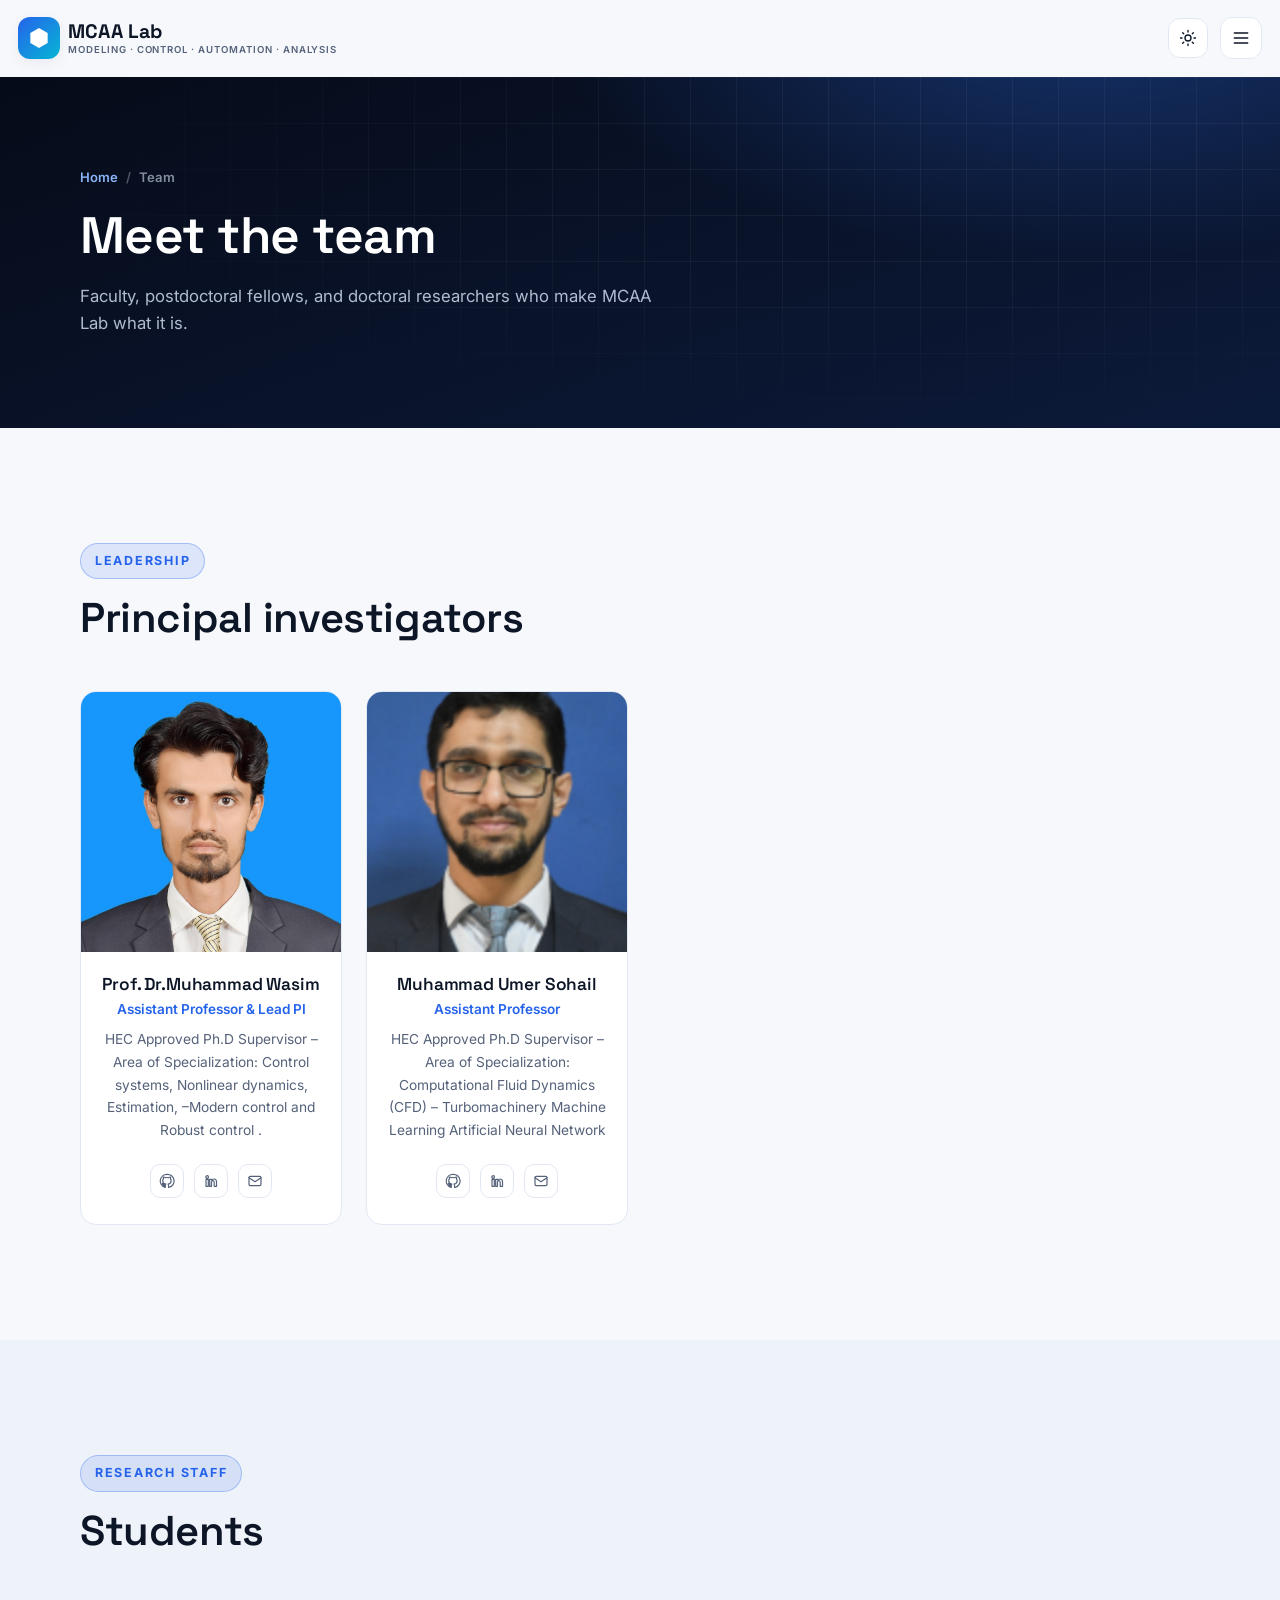
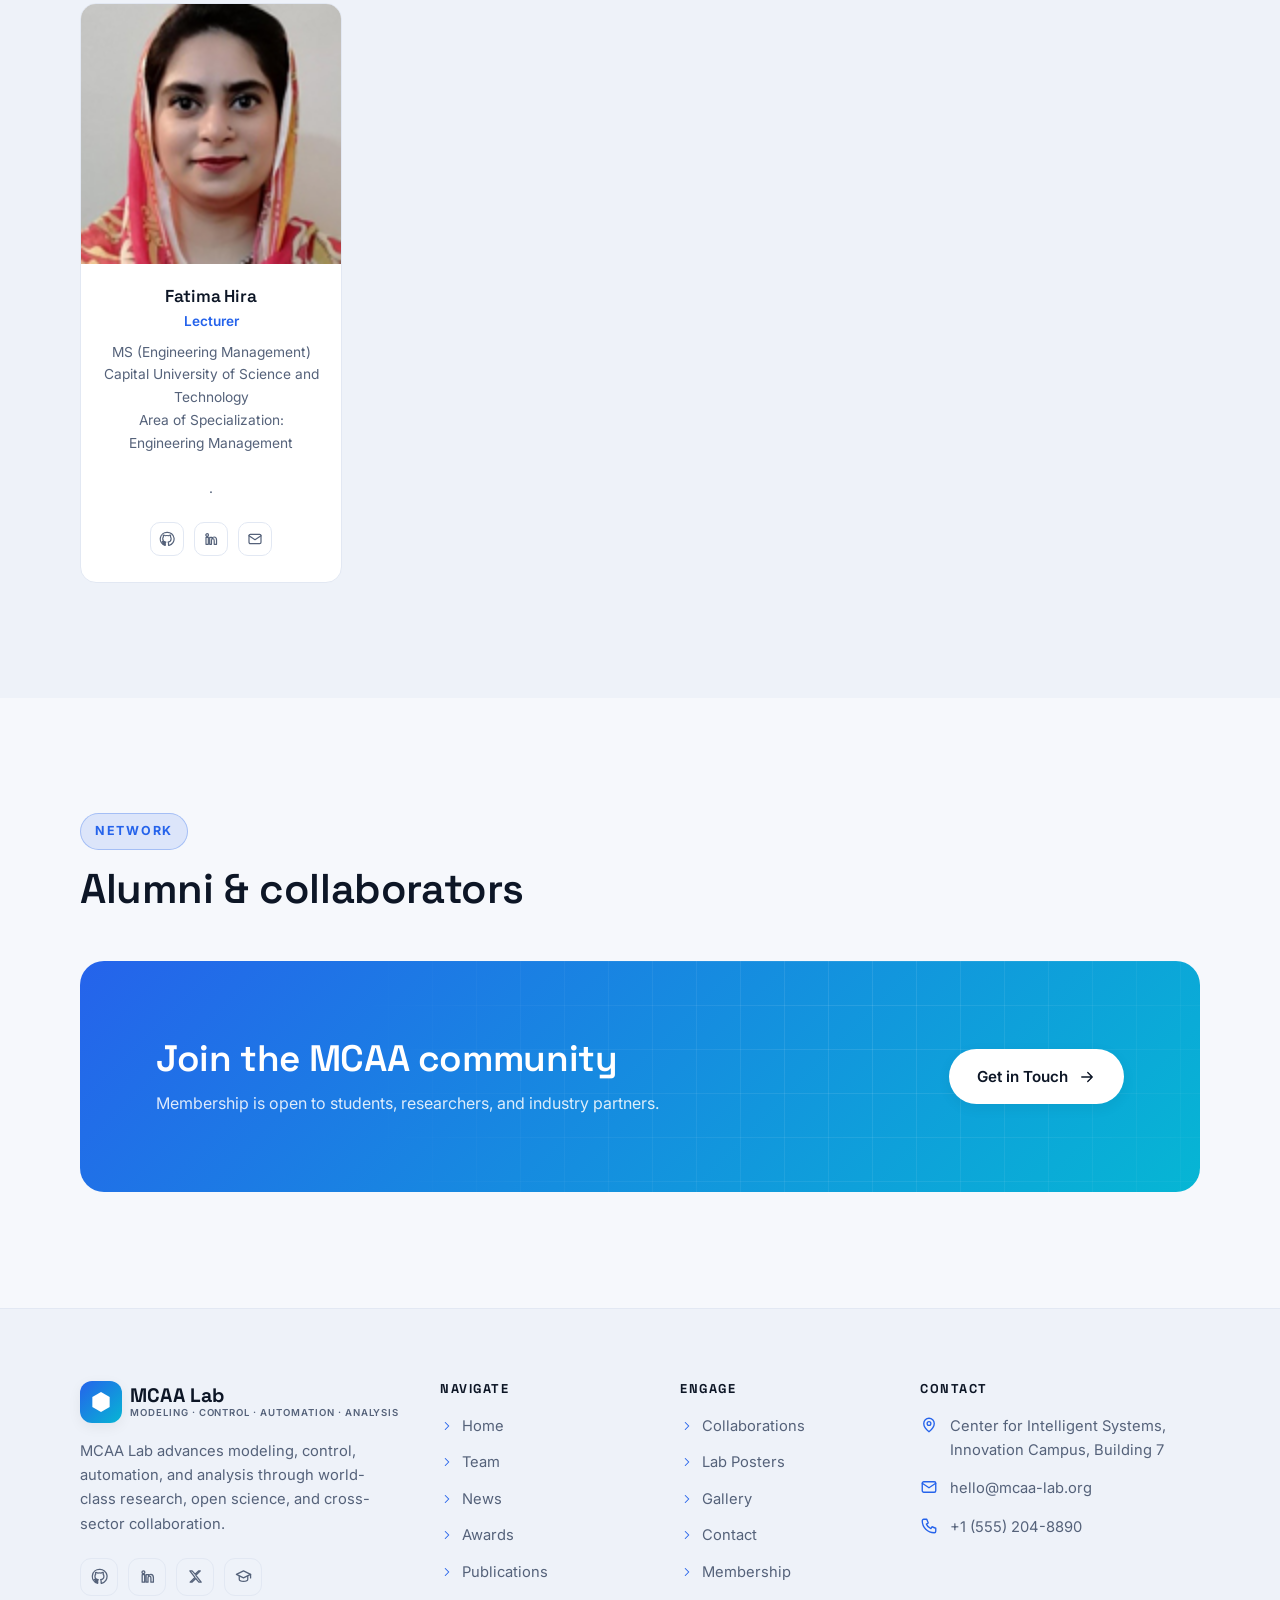
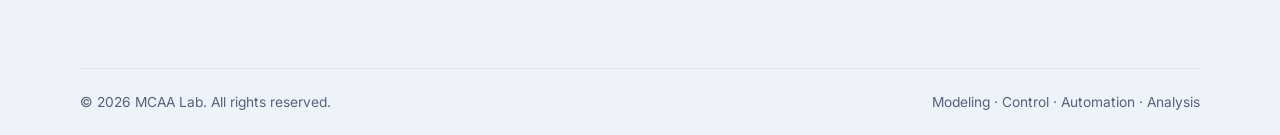
<file: team.html>
<!DOCTYPE html>
<html lang="en">
<head>
    <meta charset="UTF-8">
    <meta name="viewport" content="width=device-width, initial-scale=1.0">
    <title>Team | MCAA Lab</title>
    <meta name="description" content="Meet the faculty, research staff, and doctoral students driving the research at MCAA Lab.">
    <link rel="icon" type="image/svg+xml" href="assets/images/brand.svg">
    <link rel="preconnect" href="https://fonts.googleapis.com">
    <link rel="preconnect" href="https://fonts.gstatic.com" crossorigin>
    <link href="https://fonts.googleapis.com/css2?family=Inter:wght@300;400;500;600;700;800&family=Space+Grotesk:wght@500;600;700&display=swap" rel="stylesheet">
    <link rel="stylesheet" href="assets/css/style.css">
</head>
<body>

    <!-- ============ HEADER ============ -->
    <header class="site-header" id="siteHeader">
        <div class="nav-inner">
            <a class="brand" href="index.html">
                <span class="brand-mark"><svg xmlns="http://www.w3.org/2000/svg" viewBox="0 0 24 24" fill="currentColor" aria-hidden="true"><path fill-rule="evenodd" d="M12 2l8.66 5v10L12 22l-8.66-5V7l8.66-5Z"/><circle cx="12" cy="12" r="4.5" fill="#fff" opacity=".95"/></svg></span>
                <span class="brand-name">MCAA Lab<span class="brand-sub">Modeling &middot; Control &middot; Automation &middot; Analysis</span></span>
            </a>
            <nav aria-label="Primary navigation">
                <ul class="nav-links">
                    <li class="nav-item"><a class="nav-link" href="index.html">Home</a></li>
                    <li class="nav-item active"><a class="nav-link" href="team.html">Team</a></li>
                    <li class="nav-item"><a class="nav-link" href="news.html">News</a></li>
                    <li class="nav-item"><a class="nav-link" href="awards.html">Awards</a></li>
                    <li class="nav-item"><a class="nav-link" href="publications.html">Publications</a></li>
                    <li class="nav-item"><a class="nav-link" href="collaborations.html">Collaborations</a></li>
                    <li class="nav-item"><a class="nav-link" href="lab-posters.html">Lab Posters</a></li>
                    <li class="nav-item"><a class="nav-link" href="gallery.html">Gallery</a></li>
                    <li class="nav-item"><a class="nav-link" href="contact.html">Contact</a></li>
                    <li class="nav-item"><a class="nav-link" href="membership.html">Membership</a></li>
                </ul>
            </nav>
            <div class="nav-actions">
                <button class="theme-toggle" id="themeToggle" aria-label="Toggle color theme">
                    <span class="icon icon-sun"><svg xmlns="http://www.w3.org/2000/svg" viewBox="0 0 24 24" fill="none" stroke="currentColor" stroke-width="1.8" stroke-linecap="round" stroke-linejoin="round" aria-hidden="true"><circle cx="12" cy="12" r="4"/><path d="M12 2v2M12 20v2M4.9 4.9l1.4 1.4M17.7 17.7l1.4 1.4M2 12h2M20 12h2M4.9 19.1l1.4-1.4M17.7 6.3l1.4-1.4"/></svg></span>
                    <span class="icon icon-moon"><svg xmlns="http://www.w3.org/2000/svg" viewBox="0 0 24 24" fill="none" stroke="currentColor" stroke-width="1.8" stroke-linecap="round" stroke-linejoin="round" aria-hidden="true"><path d="M21 12.8A9 9 0 1 1 11.2 3a7 7 0 0 0 9.8 9.8Z"/></svg></span>
                </button>
                <a href="contact.html" class="btn btn-primary btn-sm nav-btn">Get in Touch <span class="icon"><svg xmlns="http://www.w3.org/2000/svg" viewBox="0 0 24 24" fill="none" stroke="currentColor" stroke-width="1.8" stroke-linecap="round" stroke-linejoin="round" aria-hidden="true"><path d="M5 12h14M13 6l6 6-6 6"/></svg></span></a>
                <button class="hamburger" id="hamburger" aria-label="Open menu" aria-expanded="false">
                    <span class="icon"><svg xmlns="http://www.w3.org/2000/svg" viewBox="0 0 24 24" fill="none" stroke="currentColor" stroke-width="1.8" stroke-linecap="round" stroke-linejoin="round" aria-hidden="true"><path d="M4 6h16M4 12h16M4 18h16"/></svg></span>
                </button>
            </div>
        </div>
    </header>

    <!-- ============ MOBILE NAV ============ -->
    <div class="mobile-nav" id="mobileNav" aria-hidden="true">
        <div class="mobile-nav-head">
            <a class="brand" href="index.html">
                <span class="brand-mark"><svg xmlns="http://www.w3.org/2000/svg" viewBox="0 0 24 24" fill="currentColor" aria-hidden="true"><path fill-rule="evenodd" d="M12 2l8.66 5v10L12 22l-8.66-5V7l8.66-5Z"/><circle cx="12" cy="12" r="4.5" fill="#fff" opacity=".95"/></svg></span>
                <span class="brand-name">MCAA Lab<span class="brand-sub">Modeling &middot; Control &middot; Automation &middot; Analysis</span></span>
            </a>
            <button class="mobile-close" id="mobileClose" aria-label="Close menu">
                <span class="icon"><svg xmlns="http://www.w3.org/2000/svg" viewBox="0 0 24 24" fill="none" stroke="currentColor" stroke-width="1.8" stroke-linecap="round" stroke-linejoin="round" aria-hidden="true"><path d="M6 6l12 12M18 6L6 18"/></svg></span>
            </button>
        </div>
        <ul class="mobile-nav-list">
            <li><a class="mobile-link" href="index.html">Home</a></li>
            <li><a class="mobile-link active" href="team.html">Team</a></li>
            <li><a class="mobile-link" href="news.html">News</a></li>
            <li><a class="mobile-link" href="awards.html">Awards</a></li>
            <li><a class="mobile-link" href="publications.html">Publications</a></li>
            <li><a class="mobile-link" href="collaborations.html">Collaborations</a></li>
            <li><a class="mobile-link" href="lab-posters.html">Lab Posters</a></li>
            <li><a class="mobile-link" href="gallery.html">Gallery</a></li>
            <li><a class="mobile-link" href="contact.html">Contact</a></li>
            <li><a class="mobile-link" href="membership.html">Membership</a></li>
        </ul>
        <div class="mobile-nav-foot">
            <a href="contact.html" class="btn btn-primary">Get in Touch <span class="icon"><svg xmlns="http://www.w3.org/2000/svg" viewBox="0 0 24 24" fill="none" stroke="currentColor" stroke-width="1.8" stroke-linecap="round" stroke-linejoin="round" aria-hidden="true"><path d="M5 12h14M13 6l6 6-6 6"/></svg></span></a>
            <a href="membership.html" class="btn btn-ghost">Membership</a>
        </div>
    </div>

    <main>
        <!-- ============ PAGE HERO ============ -->
        <section class="page-hero">
            <div class="container">
                <div>
                    <div class="breadcrumb"><a href="index.html">Home</a><span class="sep">/</span><span>Team</span></div>
                    <h1>Meet the team</h1>
                    <p class="lede">Faculty, postdoctoral fellows, and doctoral researchers who make MCAA Lab what it is.</p>
                </div>
           <!--     <div class="visual reveal"><img src="assets/images/Imageicon.webp" alt="The MCAA research team"></div>-->
            </div>
        </section>

        <!-- ============ LEADERSHIP ============ -->
        <section class="section">
            <div class="container">
                <div class="section-head reveal">
                    <span class="eyebrow">Leadership</span>
                    <h2>Principal investigators</h2>
                </div>
                <div class="grid grid-4">
                    <article class="team-card reveal">
                        <div class="avatar"><img src="assets/images/Wasim pic 2023 (1).jpeg" alt="Portrait of Prof. Dr. Muhammad Afaq"></div>
                        <div class="info">
                            <h3>Prof. Dr.Muhammad Wasim</h3>
                            <div class="role">Assistant Professor &amp; Lead PI</div>
                            <p class="bio">HEC Approved Ph.D Supervisor &ndash;Area of Specialization: Control systems, Nonlinear dynamics, Estimation, &ndash;Modern control and Robust control .</p>
                            <div class="socials">
                              <a href="#" aria-label="GitHub"><span class="icon"><svg xmlns="http://www.w3.org/2000/svg" viewBox="0 0 24 24" fill="none" stroke="currentColor" stroke-width="1.8" stroke-linecap="round" stroke-linejoin="round"><path d="M12 2a10 10 0 0 0-3.2 19.5c.5.1.7-.2.7-.5v-1.7c-2.8.6-3.4-1.2-3.4-1.2-.4-1.2-1.1-1.5-1.1-1.5-.9-.6.1-.6.1-.6 1 .1 1.5 1 1.5 1 .9 1.6 2.4 1.1 3 .9.1-.7.4-1.1.6-1.4-2.2-.3-4.6-1.1-4.6-5 0-1.1.4-2 1-2.7 0-.3-.4-1.3.1-2.7 0 0 .8-.3 2.7 1a9.4 9.4 0 0 1 5 0c1.9-1.3 2.7-1 2.7-1 .5 1.4.1 2.4.1 2.7.6.7 1 1.6 1 2.7 0 3.9-2.4 4.7-4.6 5 .4.3.7.9.7 1.9v2.8c0 .3.2.6.7.5A10 10 0 0 0 12 2Z"/></svg></span></a>
                                <a href="#" aria-label="LinkedIn"><span class="icon"><svg xmlns="http://www.w3.org/2000/svg" viewBox="0 0 24 24" fill="none" stroke="currentColor" stroke-width="1.8" stroke-linecap="round" stroke-linejoin="round" aria-hidden="true"><path d="M4.5 9.5H8V20H4.5V9.5ZM6.25 4a2 2 0 1 1 0 4 2 2 0 0 1 0-4ZM10 9.5H13.4v1.4h.05A3.7 3.7 0 0 1 16.7 9c3 0 3.6 2 3.6 4.5V20h-3.5v-5.5c0-1.3 0-3-1.9-3-1.9 0-2.2 1.4-2.2 2.9V20H10V9.5Z"/></svg></span></a>
                                <a href="#" aria-label="Email"><span class="icon"><svg xmlns="http://www.w3.org/2000/svg" viewBox="0 0 24 24" fill="none" stroke="currentColor" stroke-width="1.8" stroke-linecap="round" stroke-linejoin="round" aria-hidden="true"><rect x="3" y="5" width="18" height="14" rx="2"/><path d="M3 7l9 6 9-6"/></svg></span></a>
                            </div>
                        </div>
                    </article>
                    <article class="team-card reveal delay-1">
                        <div class="avatar"><img src="assets/images/Izhar Hussain.png" alt="Portrait of Dr. Priya Nair"></div>
                        <div class="info">
                            <h3>Muhammad Umer Sohail</h3>
                            <div class="role">Assistant Professor</div>
                            <p class="bio">HEC Approved Ph.D Supervisor &ndash; Area of Specialization: Computational Fluid Dynamics (CFD) &ndash; Turbomachinery Machine Learning Artificial Neural Network</p>
                            <div class="socials">
                                <a href="#" aria-label="GitHub"><span class="icon"><svg xmlns="http://www.w3.org/2000/svg" viewBox="0 0 24 24" fill="none" stroke="currentColor" stroke-width="1.8" stroke-linecap="round" stroke-linejoin="round" aria-hidden="true"><path d="M12 2a10 10 0 0 0-3.2 19.5c.5.1.7-.2.7-.5v-1.7c-2.8.6-3.4-1.2-3.4-1.2-.4-1.2-1.1-1.5-1.1-1.5-.9-.6.1-.6.1-.6 1 .1 1.5 1 1.5 1 .9 1.6 2.4 1.1 3 .9.1-.7.4-1.1.6-1.4-2.2-.3-4.6-1.1-4.6-5 0-1.1.4-2 1-2.7 0-.3-.4-1.3.1-2.7 0 0 .8-.3 2.7 1a9.4 9.4 0 0 1 5 0c1.9-1.3 2.7-1 2.7-1 .5 1.4.1 2.4.1 2.7.6.7 1 1.6 1 2.7 0 3.9-2.4 4.7-4.6 5 .4.3.7.9.7 1.9v2.8c0 .3.2.6.7.5A10 10 0 0 0 12 2Z"/></svg></span></a>
                                <a href="#" aria-label="LinkedIn"><span class="icon"><svg xmlns="http://www.w3.org/2000/svg" viewBox="0 0 24 24" fill="none" stroke="currentColor" stroke-width="1.8" stroke-linecap="round" stroke-linejoin="round" aria-hidden="true"><path d="M4.5 9.5H8V20H4.5V9.5ZM6.25 4a2 2 0 1 1 0 4 2 2 0 0 1 0-4ZM10 9.5H13.4v1.4h.05A3.7 3.7 0 0 1 16.7 9c3 0 3.6 2 3.6 4.5V20h-3.5v-5.5c0-1.3 0-3-1.9-3-1.9 0-2.2 1.4-2.2 2.9V20H10V9.5Z"/></svg></span></a>
                                <a href="#" aria-label="Email"><span class="icon"><svg xmlns="http://www.w3.org/2000/svg" viewBox="0 0 24 24" fill="none" stroke="currentColor" stroke-width="1.8" stroke-linecap="round" stroke-linejoin="round" aria-hidden="true"><rect x="3" y="5" width="18" height="14" rx="2"/><path d="M3 7l9 6 9-6"/></svg></span></a>
                            </div>
                        </div>
                    </article>
                 <!--   <article class="team-card reveal delay-2">
                        <div class="avatar"><img src="assets/images/Imageicon.webp" alt="Portrait of Dr. Marco Duarte"></div>
                        <div class="info">
                            <h3>Dr. Marco Duarte</h3>
                            <div class="role">Senior Researcher</div>
                            <p class="bio">Robotic manipulation, force control, and industrial automation.</p>
                            <div class="socials">
                                <a href="#" aria-label="GitHub"><span class="icon"><svg xmlns="http://www.w3.org/2000/svg" viewBox="0 0 24 24" fill="none" stroke="currentColor" stroke-width="1.8" stroke-linecap="round" stroke-linejoin="round" aria-hidden="true"><path d="M12 2a10 10 0 0 0-3.2 19.5c.5.1.7-.2.7-.5v-1.7c-2.8.6-3.4-1.2-3.4-1.2-.4-1.2-1.1-1.5-1.1-1.5-.9-.6.1-.6.1-.6 1 .1 1.5 1 1.5 1 .9 1.6 2.4 1.1 3 .9.1-.7.4-1.1.6-1.4-2.2-.3-4.6-1.1-4.6-5 0-1.1.4-2 1-2.7 0-.3-.4-1.3.1-2.7 0 0 .8-.3 2.7 1a9.4 9.4 0 0 1 5 0c1.9-1.3 2.7-1 2.7-1 .5 1.4.1 2.4.1 2.7.6.7 1 1.6 1 2.7 0 3.9-2.4 4.7-4.6 5 .4.3.7.9.7 1.9v2.8c0 .3.2.6.7.5A10 10 0 0 0 12 2Z"/></svg></span></a>
                                <a href="#" aria-label="LinkedIn"><span class="icon"><svg xmlns="http://www.w3.org/2000/svg" viewBox="0 0 24 24" fill="none" stroke="currentColor" stroke-width="1.8" stroke-linecap="round" stroke-linejoin="round" aria-hidden="true"><path d="M4.5 9.5H8V20H4.5V9.5ZM6.25 4a2 2 0 1 1 0 4 2 2 0 0 1 0-4ZM10 9.5H13.4v1.4h.05A3.7 3.7 0 0 1 16.7 9c3 0 3.6 2 3.6 4.5V20h-3.5v-5.5c0-1.3 0-3-1.9-3-1.9 0-2.2 1.4-2.2 2.9V20H10V9.5Z"/></svg></span></a>
                                <a href="#" aria-label="Email"><span class="icon"><svg xmlns="http://www.w3.org/2000/svg" viewBox="0 0 24 24" fill="none" stroke="currentColor" stroke-width="1.8" stroke-linecap="round" stroke-linejoin="round" aria-hidden="true"><rect x="3" y="5" width="18" height="14" rx="2"/><path d="M3 7l9 6 9-6"/></svg></span></a>
                            </div>
                        </div>
                    </article>
                    <article class="team-card reveal">
                        <div class="avatar"><img src="assets/images/Imageicon.webp" alt="Portrait of Prof. Dr. Muhammad Afaq"></div>
                        <div class="info">
                            <h3>Prof. Dr.Muhammad Afaq</h3>
                            <div class="role">Lab Director &amp; Lead PI</div>
                            <p class="bio">Control theory, safety-critical autonomy, and human&ndash;robot collaboration .</p>
                            <div class="socials">
                              <a href="#" aria-label="GitHub"><span class="icon"><svg xmlns="http://www.w3.org/2000/svg" viewBox="0 0 24 24" fill="none" stroke="currentColor" stroke-width="1.8" stroke-linecap="round" stroke-linejoin="round"><path d="M12 2a10 10 0 0 0-3.2 19.5c.5.1.7-.2.7-.5v-1.7c-2.8.6-3.4-1.2-3.4-1.2-.4-1.2-1.1-1.5-1.1-1.5-.9-.6.1-.6.1-.6 1 .1 1.5 1 1.5 1 .9 1.6 2.4 1.1 3 .9.1-.7.4-1.1.6-1.4-2.2-.3-4.6-1.1-4.6-5 0-1.1.4-2 1-2.7 0-.3-.4-1.3.1-2.7 0 0 .8-.3 2.7 1a9.4 9.4 0 0 1 5 0c1.9-1.3 2.7-1 2.7-1 .5 1.4.1 2.4.1 2.7.6.7 1 1.6 1 2.7 0 3.9-2.4 4.7-4.6 5 .4.3.7.9.7 1.9v2.8c0 .3.2.6.7.5A10 10 0 0 0 12 2Z"/></svg></span></a>
                                <a href="#" aria-label="LinkedIn"><span class="icon"><svg xmlns="http://www.w3.org/2000/svg" viewBox="0 0 24 24" fill="none" stroke="currentColor" stroke-width="1.8" stroke-linecap="round" stroke-linejoin="round" aria-hidden="true"><path d="M4.5 9.5H8V20H4.5V9.5ZM6.25 4a2 2 0 1 1 0 4 2 2 0 0 1 0-4ZM10 9.5H13.4v1.4h.05A3.7 3.7 0 0 1 16.7 9c3 0 3.6 2 3.6 4.5V20h-3.5v-5.5c0-1.3 0-3-1.9-3-1.9 0-2.2 1.4-2.2 2.9V20H10V9.5Z"/></svg></span></a>
                                <a href="#" aria-label="Email"><span class="icon"><svg xmlns="http://www.w3.org/2000/svg" viewBox="0 0 24 24" fill="none" stroke="currentColor" stroke-width="1.8" stroke-linecap="round" stroke-linejoin="round" aria-hidden="true"><rect x="3" y="5" width="18" height="14" rx="2"/><path d="M3 7l9 6 9-6"/></svg></span></a>
                            </div>
                        </div>
                    </article>
                    <article class="team-card reveal">
                        <div class="avatar"><img src="assets/images/Imageicon.webp" alt="Portrait of Prof. Dr. Muhammad Afaq"></div>
                        <div class="info">
                            <h3>Prof. Dr.Muhammad Afaq</h3>
                            <div class="role">Lab Director &amp; Lead PI</div>
                            <p class="bio">Control theory, safety-critical autonomy, and human&ndash;robot collaboration .</p>
                            <div class="socials">
                              <a href="#" aria-label="GitHub"><span class="icon"><svg xmlns="http://www.w3.org/2000/svg" viewBox="0 0 24 24" fill="none" stroke="currentColor" stroke-width="1.8" stroke-linecap="round" stroke-linejoin="round"><path d="M12 2a10 10 0 0 0-3.2 19.5c.5.1.7-.2.7-.5v-1.7c-2.8.6-3.4-1.2-3.4-1.2-.4-1.2-1.1-1.5-1.1-1.5-.9-.6.1-.6.1-.6 1 .1 1.5 1 1.5 1 .9 1.6 2.4 1.1 3 .9.1-.7.4-1.1.6-1.4-2.2-.3-4.6-1.1-4.6-5 0-1.1.4-2 1-2.7 0-.3-.4-1.3.1-2.7 0 0 .8-.3 2.7 1a9.4 9.4 0 0 1 5 0c1.9-1.3 2.7-1 2.7-1 .5 1.4.1 2.4.1 2.7.6.7 1 1.6 1 2.7 0 3.9-2.4 4.7-4.6 5 .4.3.7.9.7 1.9v2.8c0 .3.2.6.7.5A10 10 0 0 0 12 2Z"/></svg></span></a>
                                <a href="#" aria-label="LinkedIn"><span class="icon"><svg xmlns="http://www.w3.org/2000/svg" viewBox="0 0 24 24" fill="none" stroke="currentColor" stroke-width="1.8" stroke-linecap="round" stroke-linejoin="round" aria-hidden="true"><path d="M4.5 9.5H8V20H4.5V9.5ZM6.25 4a2 2 0 1 1 0 4 2 2 0 0 1 0-4ZM10 9.5H13.4v1.4h.05A3.7 3.7 0 0 1 16.7 9c3 0 3.6 2 3.6 4.5V20h-3.5v-5.5c0-1.3 0-3-1.9-3-1.9 0-2.2 1.4-2.2 2.9V20H10V9.5Z"/></svg></span></a>
                                <a href="#" aria-label="Email"><span class="icon"><svg xmlns="http://www.w3.org/2000/svg" viewBox="0 0 24 24" fill="none" stroke="currentColor" stroke-width="1.8" stroke-linecap="round" stroke-linejoin="round" aria-hidden="true"><rect x="3" y="5" width="18" height="14" rx="2"/><path d="M3 7l9 6 9-6"/></svg></span></a>
                            </div>
                        </div>
                    </article>-->
                </div>
            </div>
        </section>

        <!-- ============ RESEARCH STAFF ============ -->
        <section class="section section-alt">
            <div class="container">
                <div class="section-head reveal">
                    <span class="eyebrow">Research Staff</span>
                    <h2>Students</h2>
                </div>
                <div class="grid grid-4">
                    <article class="team-card reveal">
                        <div class="avatar"><img src="assets/images/Ftima Hira.jpg" alt="Portrait of Dr. Lena Mbeki"></div>
                        <div class="info">
                            <h3>Fatima Hira</h3>
                            <div class="role">Lecturer</div>
                            <p class="bio">MS (Engineering Management)  Capital University of Science and Technology<br>Area of Specialization: Engineering Management<br><br>.</p>
                            <div class="socials">
                                <a href="#" aria-label="GitHub"><span class="icon"><svg xmlns="http://www.w3.org/2000/svg" viewBox="0 0 24 24" fill="none" stroke="currentColor" stroke-width="1.8" stroke-linecap="round" stroke-linejoin="round" aria-hidden="true"><path d="M12 2a10 10 0 0 0-3.2 19.5c.5.1.7-.2.7-.5v-1.7c-2.8.6-3.4-1.2-3.4-1.2-.4-1.2-1.1-1.5-1.1-1.5-.9-.6.1-.6.1-.6 1 .1 1.5 1 1.5 1 .9 1.6 2.4 1.1 3 .9.1-.7.4-1.1.6-1.4-2.2-.3-4.6-1.1-4.6-5 0-1.1.4-2 1-2.7 0-.3-.4-1.3.1-2.7 0 0 .8-.3 2.7 1a9.4 9.4 0 0 1 5 0c1.9-1.3 2.7-1 2.7-1 .5 1.4.1 2.4.1 2.7.6.7 1 1.6 1 2.7 0 3.9-2.4 4.7-4.6 5 .4.3.7.9.7 1.9v2.8c0 .3.2.6.7.5A10 10 0 0 0 12 2Z"/></svg></span></a>
                                <a href="#" aria-label="LinkedIn"><span class="icon"><svg xmlns="http://www.w3.org/2000/svg" viewBox="0 0 24 24" fill="none" stroke="currentColor" stroke-width="1.8" stroke-linecap="round" stroke-linejoin="round" aria-hidden="true"><path d="M4.5 9.5H8V20H4.5V9.5ZM6.25 4a2 2 0 1 1 0 4 2 2 0 0 1 0-4ZM10 9.5H13.4v1.4h.05A3.7 3.7 0 0 1 16.7 9c3 0 3.6 2 3.6 4.5V20h-3.5v-5.5c0-1.3 0-3-1.9-3-1.9 0-2.2 1.4-2.2 2.9V20H10V9.5Z"/></svg></span></a>
                                <a href="#" aria-label="Email"><span class="icon"><svg xmlns="http://www.w3.org/2000/svg" viewBox="0 0 24 24" fill="none" stroke="currentColor" stroke-width="1.8" stroke-linecap="round" stroke-linejoin="round" aria-hidden="true"><rect x="3" y="5" width="18" height="14" rx="2"/><path d="M3 7l9 6 9-6"/></svg></span></a>
                            </div>
                        </div>
                    </article>
                <!--    <article class="team-card reveal delay-1">
                        <div class="avatar"><img src="assets/images/Imageicon.webp" alt="Portrait of Samuel Rahman"></div>
                        <div class="info">
                            <h3>Samuel Rahman</h3>
                            <div class="role">PhD Candidate</div>
                            <p class="bio">Safe reinforcement learning and formal verification.</p>
                            <div class="socials">
                                <a href="#" aria-label="GitHub"><span class="icon"><svg xmlns="http://www.w3.org/2000/svg" viewBox="0 0 24 24" fill="none" stroke="currentColor" stroke-width="1.8" stroke-linecap="round" stroke-linejoin="round" aria-hidden="true"><path d="M12 2a10 10 0 0 0-3.2 19.5c.5.1.7-.2.7-.5v-1.7c-2.8.6-3.4-1.2-3.4-1.2-.4-1.2-1.1-1.5-1.1-1.5-.9-.6.1-.6.1-.6 1 .1 1.5 1 1.5 1 .9 1.6 2.4 1.1 3 .9.1-.7.4-1.1.6-1.4-2.2-.3-4.6-1.1-4.6-5 0-1.1.4-2 1-2.7 0-.3-.4-1.3.1-2.7 0 0 .8-.3 2.7 1a9.4 9.4 0 0 1 5 0c1.9-1.3 2.7-1 2.7-1 .5 1.4.1 2.4.1 2.7.6.7 1 1.6 1 2.7 0 3.9-2.4 4.7-4.6 5 .4.3.7.9.7 1.9v2.8c0 .3.2.6.7.5A10 10 0 0 0 12 2Z"/></svg></span></a>
                                <a href="#" aria-label="LinkedIn"><span class="icon"><svg xmlns="http://www.w3.org/2000/svg" viewBox="0 0 24 24" fill="none" stroke="currentColor" stroke-width="1.8" stroke-linecap="round" stroke-linejoin="round" aria-hidden="true"><path d="M4.5 9.5H8V20H4.5V9.5ZM6.25 4a2 2 0 1 1 0 4 2 2 0 0 1 0-4ZM10 9.5H13.4v1.4h.05A3.7 3.7 0 0 1 16.7 9c3 0 3.6 2 3.6 4.5V20h-3.5v-5.5c0-1.3 0-3-1.9-3-1.9 0-2.2 1.4-2.2 2.9V20H10V9.5Z"/></svg></span></a>
                                <a href="#" aria-label="Email"><span class="icon"><svg xmlns="http://www.w3.org/2000/svg" viewBox="0 0 24 24" fill="none" stroke="currentColor" stroke-width="1.8" stroke-linecap="round" stroke-linejoin="round" aria-hidden="true"><rect x="3" y="5" width="18" height="14" rx="2"/><path d="M3 7l9 6 9-6"/></svg></span></a>
                            </div>
                        </div>
                    </article>
                    <article class="team-card reveal delay-2">
                        <div class="avatar"><img src="assets/images/Imageicon.webp" alt="Portrait of Kai Chen"></div>
                        <div class="info">
                            <h3>Kai Chen</h3>
                            <div class="role">PhD Candidate</div>
                            <p class="bio">Aerial swarms, onboard perception, and GPS-denied navigation.</p>
                            <div class="socials">
                                <a href="#" aria-label="GitHub"><span class="icon"><svg xmlns="http://www.w3.org/2000/svg" viewBox="0 0 24 24" fill="none" stroke="currentColor" stroke-width="1.8" stroke-linecap="round" stroke-linejoin="round" aria-hidden="true"><path d="M12 2a10 10 0 0 0-3.2 19.5c.5.1.7-.2.7-.5v-1.7c-2.8.6-3.4-1.2-3.4-1.2-.4-1.2-1.1-1.5-1.1-1.5-.9-.6.1-.6.1-.6 1 .1 1.5 1 1.5 1 .9 1.6 2.4 1.1 3 .9.1-.7.4-1.1.6-1.4-2.2-.3-4.6-1.1-4.6-5 0-1.1.4-2 1-2.7 0-.3-.4-1.3.1-2.7 0 0 .8-.3 2.7 1a9.4 9.4 0 0 1 5 0c1.9-1.3 2.7-1 2.7-1 .5 1.4.1 2.4.1 2.7.6.7 1 1.6 1 2.7 0 3.9-2.4 4.7-4.6 5 .4.3.7.9.7 1.9v2.8c0 .3.2.6.7.5A10 10 0 0 0 12 2Z"/></svg></span></a>
                                <a href="#" aria-label="LinkedIn"><span class="icon"><svg xmlns="http://www.w3.org/2000/svg" viewBox="0 0 24 24" fill="none" stroke="currentColor" stroke-width="1.8" stroke-linecap="round" stroke-linejoin="round" aria-hidden="true"><path d="M4.5 9.5H8V20H4.5V9.5ZM6.25 4a2 2 0 1 1 0 4 2 2 0 0 1 0-4ZM10 9.5H13.4v1.4h.05A3.7 3.7 0 0 1 16.7 9c3 0 3.6 2 3.6 4.5V20h-3.5v-5.5c0-1.3 0-3-1.9-3-1.9 0-2.2 1.4-2.2 2.9V20H10V9.5Z"/></svg></span></a>
                                <a href="#" aria-label="Email"><span class="icon"><svg xmlns="http://www.w3.org/2000/svg" viewBox="0 0 24 24" fill="none" stroke="currentColor" stroke-width="1.8" stroke-linecap="round" stroke-linejoin="round" aria-hidden="true"><rect x="3" y="5" width="18" height="14" rx="2"/><path d="M3 7l9 6 9-6"/></svg></span></a>
                            </div>
                        </div>
                    </article>
                    <article class="team-card reveal">
                        <div class="avatar"><img src="assets/images/Imageicon.webp" alt="Portrait of Rin Tanaka"></div>
                        <div class="info">
                            <h3>Rin Tanaka</h3>
                            <div class="role">PhD Candidate</div>
                            <p class="bio">Neural digital twins and model predictive control for energy.</p>
                            <div class="socials">
                                <a href="#" aria-label="GitHub"><span class="icon"><svg xmlns="http://www.w3.org/2000/svg" viewBox="0 0 24 24" fill="none" stroke="currentColor" stroke-width="1.8" stroke-linecap="round" stroke-linejoin="round" aria-hidden="true"><path d="M12 2a10 10 0 0 0-3.2 19.5c.5.1.7-.2.7-.5v-1.7c-2.8.6-3.4-1.2-3.4-1.2-.4-1.2-1.1-1.5-1.1-1.5-.9-.6.1-.6.1-.6 1 .1 1.5 1 1.5 1 .9 1.6 2.4 1.1 3 .9.1-.7.4-1.1.6-1.4-2.2-.3-4.6-1.1-4.6-5 0-1.1.4-2 1-2.7 0-.3-.4-1.3.1-2.7 0 0 .8-.3 2.7 1a9.4 9.4 0 0 1 5 0c1.9-1.3 2.7-1 2.7-1 .5 1.4.1 2.4.1 2.7.6.7 1 1.6 1 2.7 0 3.9-2.4 4.7-4.6 5 .4.3.7.9.7 1.9v2.8c0 .3.2.6.7.5A10 10 0 0 0 12 2Z"/></svg></span></a>
                                <a href="#" aria-label="LinkedIn"><span class="icon"><svg xmlns="http://www.w3.org/2000/svg" viewBox="0 0 24 24" fill="none" stroke="currentColor" stroke-width="1.8" stroke-linecap="round" stroke-linejoin="round" aria-hidden="true"><path d="M4.5 9.5H8V20H4.5V9.5ZM6.25 4a2 2 0 1 1 0 4 2 2 0 0 1 0-4ZM10 9.5H13.4v1.4h.05A3.7 3.7 0 0 1 16.7 9c3 0 3.6 2 3.6 4.5V20h-3.5v-5.5c0-1.3 0-3-1.9-3-1.9 0-2.2 1.4-2.2 2.9V20H10V9.5Z"/></svg></span></a>
                                <a href="#" aria-label="Email"><span class="icon"><svg xmlns="http://www.w3.org/2000/svg" viewBox="0 0 24 24" fill="none" stroke="currentColor" stroke-width="1.8" stroke-linecap="round" stroke-linejoin="round" aria-hidden="true"><rect x="3" y="5" width="18" height="14" rx="2"/><path d="M3 7l9 6 9-6"/></svg></span></a>
                            </div>
                        </div>
                    </article>
                    <article class="team-card reveal delay-1">
                        <div class="avatar"><img src="assets/images/Imageicon.webp" alt="Portrait of Nina Patel"></div>
                        <div class="info">
                            <h3>Nina Patel</h3>
                            <div class="role">PhD Candidate</div>
                            <p class="bio">Signal processing, fault diagnosis, and predictive maintenance.</p>
                            <div class="socials">
                                <a href="#" aria-label="GitHub"><span class="icon"><svg xmlns="http://www.w3.org/2000/svg" viewBox="0 0 24 24" fill="none" stroke="currentColor" stroke-width="1.8" stroke-linecap="round" stroke-linejoin="round" aria-hidden="true"><path d="M12 2a10 10 0 0 0-3.2 19.5c.5.1.7-.2.7-.5v-1.7c-2.8.6-3.4-1.2-3.4-1.2-.4-1.2-1.1-1.5-1.1-1.5-.9-.6.1-.6.1-.6 1 .1 1.5 1 1.5 1 .9 1.6 2.4 1.1 3 .9.1-.7.4-1.1.6-1.4-2.2-.3-4.6-1.1-4.6-5 0-1.1.4-2 1-2.7 0-.3-.4-1.3.1-2.7 0 0 .8-.3 2.7 1a9.4 9.4 0 0 1 5 0c1.9-1.3 2.7-1 2.7-1 .5 1.4.1 2.4.1 2.7.6.7 1 1.6 1 2.7 0 3.9-2.4 4.7-4.6 5 .4.3.7.9.7 1.9v2.8c0 .3.2.6.7.5A10 10 0 0 0 12 2Z"/></svg></span></a>
                                <a href="#" aria-label="LinkedIn"><span class="icon"><svg xmlns="http://www.w3.org/2000/svg" viewBox="0 0 24 24" fill="none" stroke="currentColor" stroke-width="1.8" stroke-linecap="round" stroke-linejoin="round" aria-hidden="true"><path d="M4.5 9.5H8V20H4.5V9.5ZM6.25 4a2 2 0 1 1 0 4 2 2 0 0 1 0-4ZM10 9.5H13.4v1.4h.05A3.7 3.7 0 0 1 16.7 9c3 0 3.6 2 3.6 4.5V20h-3.5v-5.5c0-1.3 0-3-1.9-3-1.9 0-2.2 1.4-2.2 2.9V20H10V9.5Z"/></svg></span></a>
                                <a href="#" aria-label="Email"><span class="icon"><svg xmlns="http://www.w3.org/2000/svg" viewBox="0 0 24 24" fill="none" stroke="currentColor" stroke-width="1.8" stroke-linecap="round" stroke-linejoin="round" aria-hidden="true"><rect x="3" y="5" width="18" height="14" rx="2"/><path d="M3 7l9 6 9-6"/></svg></span></a>
                            </div>
                        </div>
                    </article>
                    <article class="team-card reveal delay-2">
                        <div class="avatar"><img src="assets/images/Imageicon.webp" alt="Portrait of Jonas Haddad"></div>
                        <div class="info">
                            <h3>Jonas Haddad</h3>
                            <div class="role">PhD Candidate</div>
                            <p class="bio">Deformable object manipulation and shared autonomy.</p>
                            <div class="socials">
                                <a href="#" aria-label="GitHub"><span class="icon"><svg xmlns="http://www.w3.org/2000/svg" viewBox="0 0 24 24" fill="none" stroke="currentColor" stroke-width="1.8" stroke-linecap="round" stroke-linejoin="round" aria-hidden="true"><path d="M12 2a10 10 0 0 0-3.2 19.5c.5.1.7-.2.7-.5v-1.7c-2.8.6-3.4-1.2-3.4-1.2-.4-1.2-1.1-1.5-1.1-1.5-.9-.6.1-.6.1-.6 1 .1 1.5 1 1.5 1 .9 1.6 2.4 1.1 3 .9.1-.7.4-1.1.6-1.4-2.2-.3-4.6-1.1-4.6-5 0-1.1.4-2 1-2.7 0-.3-.4-1.3.1-2.7 0 0 .8-.3 2.7 1a9.4 9.4 0 0 1 5 0c1.9-1.3 2.7-1 2.7-1 .5 1.4.1 2.4.1 2.7.6.7 1 1.6 1 2.7 0 3.9-2.4 4.7-4.6 5 .4.3.7.9.7 1.9v2.8c0 .3.2.6.7.5A10 10 0 0 0 12 2Z"/></svg></span></a>
                                <a href="#" aria-label="LinkedIn"><span class="icon"><svg xmlns="http://www.w3.org/2000/svg" viewBox="0 0 24 24" fill="none" stroke="currentColor" stroke-width="1.8" stroke-linecap="round" stroke-linejoin="round" aria-hidden="true"><path d="M4.5 9.5H8V20H4.5V9.5ZM6.25 4a2 2 0 1 1 0 4 2 2 0 0 1 0-4ZM10 9.5H13.4v1.4h.05A3.7 3.7 0 0 1 16.7 9c3 0 3.6 2 3.6 4.5V20h-3.5v-5.5c0-1.3 0-3-1.9-3-1.9 0-2.2 1.4-2.2 2.9V20H10V9.5Z"/></svg></span></a>
                                <a href="#" aria-label="Email"><span class="icon"><svg xmlns="http://www.w3.org/2000/svg" viewBox="0 0 24 24" fill="none" stroke="currentColor" stroke-width="1.8" stroke-linecap="round" stroke-linejoin="round" aria-hidden="true"><rect x="3" y="5" width="18" height="14" rx="2"/><path d="M3 7l9 6 9-6"/></svg></span></a>
                            </div>
                        </div>
                    </article>-->
                </div>
            </div>
        </section>

        <!-- ============ ALUMNI ============ -->
        <section class="section">
            <div class="container">
                <div class="section-head reveal">
                    <span class="eyebrow">Network</span>
                    <h2>Alumni &amp; collaborators</h2>
                </div>
            <!--  <div class="card reveal">
                    <div class="d-flex gap-xs">
                        <span class="badge badge-neutral">R. Okafor</span>
                        <span class="badge badge-neutral">A. Volkov</span>
                        <span class="badge badge-neutral">S. Ibrahim</span>
                        <span class="badge badge-neutral">M. Nguyen</span>
                        <span class="badge badge-neutral">L. Fernandez</span>
                        <span class="badge badge-neutral">T. Weber</span>
                        <span class="badge badge-neutral">+ 20 more</span>
                    </div>
                    <p class="text-muted mt-2">Our alumni hold positions in academia, industry research labs, and startups across the globe.</p>
                </div>-->  
                <div class="cta-band mt-4 reveal">
                    <div class="inner">
                        <div>
                            <h2>Join the MCAA community</h2>
                            <p>Membership is open to students, researchers, and industry partners.</p>
                        </div>
                        <a href="index.html#contact" class="btn btn-light">Get in Touch <span class="icon"><svg xmlns="http://www.w3.org/2000/svg" viewBox="0 0 24 24" fill="none" stroke="currentColor" stroke-width="1.8" stroke-linecap="round" stroke-linejoin="round" aria-hidden="true"><path d="M5 12h14M13 6l6 6-6 6"/></svg></span></a>
                    </div>
                </div>
            </div>
        </section>
    </main>

    <!-- ============ FOOTER ============ -->
    <footer class="site-footer">
        <div class="container">
            <div class="footer-main">
                <div class="footer-brand">
                    <a class="brand" href="index.html">
                        <span class="brand-mark"><svg xmlns="http://www.w3.org/2000/svg" viewBox="0 0 24 24" fill="currentColor" aria-hidden="true"><path fill-rule="evenodd" d="M12 2l8.66 5v10L12 22l-8.66-5V7l8.66-5Z"/><circle cx="12" cy="12" r="4.5" fill="#fff" opacity=".95"/></svg></span>
                        <span class="brand-name">MCAA Lab<span class="brand-sub">Modeling &middot; Control &middot; Automation &middot; Analysis</span></span>
                    </a>
                    <p>MCAA Lab advances modeling, control, automation, and analysis through world-class research, open science, and cross-sector collaboration.</p>
                    <div class="socials">
                        <a href="#" aria-label="GitHub"><span class="icon"><svg xmlns="http://www.w3.org/2000/svg" viewBox="0 0 24 24" fill="none" stroke="currentColor" stroke-width="1.8" stroke-linecap="round" stroke-linejoin="round" aria-hidden="true"><path d="M12 2a10 10 0 0 0-3.2 19.5c.5.1.7-.2.7-.5v-1.7c-2.8.6-3.4-1.2-3.4-1.2-.4-1.2-1.1-1.5-1.1-1.5-.9-.6.1-.6.1-.6 1 .1 1.5 1 1.5 1 .9 1.6 2.4 1.1 3 .9.1-.7.4-1.1.6-1.4-2.2-.3-4.6-1.1-4.6-5 0-1.1.4-2 1-2.7 0-.3-.4-1.3.1-2.7 0 0 .8-.3 2.7 1a9.4 9.4 0 0 1 5 0c1.9-1.3 2.7-1 2.7-1 .5 1.4.1 2.4.1 2.7.6.7 1 1.6 1 2.7 0 3.9-2.4 4.7-4.6 5 .4.3.7.9.7 1.9v2.8c0 .3.2.6.7.5A10 10 0 0 0 12 2Z"/></svg></span></a>
                        <a href="#" aria-label="LinkedIn"><span class="icon"><svg xmlns="http://www.w3.org/2000/svg" viewBox="0 0 24 24" fill="none" stroke="currentColor" stroke-width="1.8" stroke-linecap="round" stroke-linejoin="round" aria-hidden="true"><path d="M4.5 9.5H8V20H4.5V9.5ZM6.25 4a2 2 0 1 1 0 4 2 2 0 0 1 0-4ZM10 9.5H13.4v1.4h.05A3.7 3.7 0 0 1 16.7 9c3 0 3.6 2 3.6 4.5V20h-3.5v-5.5c0-1.3 0-3-1.9-3-1.9 0-2.2 1.4-2.2 2.9V20H10V9.5Z"/></svg></span></a>
                        <a href="#" aria-label="X (Twitter)"><span class="icon"><svg xmlns="http://www.w3.org/2000/svg" viewBox="0 0 24 24" fill="none" stroke="currentColor" stroke-width="1.8" stroke-linecap="round" stroke-linejoin="round" aria-hidden="true"><path d="M4 4l7.2 9.3L4.4 20h2.5l5.4-5.2L16.8 20H20l-7.5-9.7L18.8 4h-2.5l-4.8 4.7L7.2 4H4Z"/></svg></span></a>
                        <a href="#" aria-label="Google Scholar"><span class="icon"><svg xmlns="http://www.w3.org/2000/svg" viewBox="0 0 24 24" fill="none" stroke="currentColor" stroke-width="1.8" stroke-linecap="round" stroke-linejoin="round" aria-hidden="true"><path d="M2 9l10-5 10 5-10 5L2 9Z"/><path d="M6 11.5V16c0 1.5 2.7 3 6 3s6-1.5 6-3v-4.5M22 9v5"/></svg></span></a>
                    </div>
                </div>
                <div>
                    <h4 class="footer-title">Navigate</h4>
                    <ul class="footer-links">
                        <li><a href="index.html"><span class="icon"><svg xmlns="http://www.w3.org/2000/svg" viewBox="0 0 24 24" fill="none" stroke="currentColor" stroke-width="1.8" stroke-linecap="round" stroke-linejoin="round" aria-hidden="true"><path d="M9 6l6 6-6 6"/></svg></span> Home</a></li>
                        <li><a href="team.html"><span class="icon"><svg xmlns="http://www.w3.org/2000/svg" viewBox="0 0 24 24" fill="none" stroke="currentColor" stroke-width="1.8" stroke-linecap="round" stroke-linejoin="round" aria-hidden="true"><path d="M9 6l6 6-6 6"/></svg></span> Team</a></li>
                        <li><a href="news.html"><span class="icon"><svg xmlns="http://www.w3.org/2000/svg" viewBox="0 0 24 24" fill="none" stroke="currentColor" stroke-width="1.8" stroke-linecap="round" stroke-linejoin="round" aria-hidden="true"><path d="M9 6l6 6-6 6"/></svg></span> News</a></li>
                        <li><a href="awards.html"><span class="icon"><svg xmlns="http://www.w3.org/2000/svg" viewBox="0 0 24 24" fill="none" stroke="currentColor" stroke-width="1.8" stroke-linecap="round" stroke-linejoin="round" aria-hidden="true"><path d="M9 6l6 6-6 6"/></svg></span> Awards</a></li>
                        <li><a href="publications.html"><span class="icon"><svg xmlns="http://www.w3.org/2000/svg" viewBox="0 0 24 24" fill="none" stroke="currentColor" stroke-width="1.8" stroke-linecap="round" stroke-linejoin="round" aria-hidden="true"><path d="M9 6l6 6-6 6"/></svg></span> Publications</a></li>
                    </ul>
                </div>
                <div>
                    <h4 class="footer-title">Engage</h4>
                    <ul class="footer-links">
                        <li><a href="collaborations.html"><span class="icon"><svg xmlns="http://www.w3.org/2000/svg" viewBox="0 0 24 24" fill="none" stroke="currentColor" stroke-width="1.8" stroke-linecap="round" stroke-linejoin="round" aria-hidden="true"><path d="M9 6l6 6-6 6"/></svg></span> Collaborations</a></li>
                        <li><a href="lab-posters.html"><span class="icon"><svg xmlns="http://www.w3.org/2000/svg" viewBox="0 0 24 24" fill="none" stroke="currentColor" stroke-width="1.8" stroke-linecap="round" stroke-linejoin="round" aria-hidden="true"><path d="M9 6l6 6-6 6"/></svg></span> Lab Posters</a></li>
                        <li><a href="gallery.html"><span class="icon"><svg xmlns="http://www.w3.org/2000/svg" viewBox="0 0 24 24" fill="none" stroke="currentColor" stroke-width="1.8" stroke-linecap="round" stroke-linejoin="round" aria-hidden="true"><path d="M9 6l6 6-6 6"/></svg></span> Gallery</a></li>
                        <li><a href="contact.html"><span class="icon"><svg xmlns="http://www.w3.org/2000/svg" viewBox="0 0 24 24" fill="none" stroke="currentColor" stroke-width="1.8" stroke-linecap="round" stroke-linejoin="round" aria-hidden="true"><path d="M9 6l6 6-6 6"/></svg></span> Contact</a></li>
                        <li><a href="membership.html"><span class="icon"><svg xmlns="http://www.w3.org/2000/svg" viewBox="0 0 24 24" fill="none" stroke="currentColor" stroke-width="1.8" stroke-linecap="round" stroke-linejoin="round" aria-hidden="true"><path d="M9 6l6 6-6 6"/></svg></span> Membership</a></li>
                    </ul>
                </div>
                <div>
                    <h4 class="footer-title">Contact</h4>
                    <ul class="footer-contact">
                        <li><span class="icon"><svg xmlns="http://www.w3.org/2000/svg" viewBox="0 0 24 24" fill="none" stroke="currentColor" stroke-width="1.8" stroke-linecap="round" stroke-linejoin="round" aria-hidden="true"><path d="M12 21s-7-5.5-7-11a7 7 0 0 1 14 0c0 5.5-7 11-7 11Z"/><circle cx="12" cy="10" r="2.5"/></svg></span><span>Center for Intelligent Systems, Innovation Campus, Building 7</span></li>
                        <li><span class="icon"><svg xmlns="http://www.w3.org/2000/svg" viewBox="0 0 24 24" fill="none" stroke="currentColor" stroke-width="1.8" stroke-linecap="round" stroke-linejoin="round" aria-hidden="true"><rect x="3" y="5" width="18" height="14" rx="2"/><path d="M3 7l9 6 9-6"/></svg></span><span>hello@mcaa-lab.org</span></li>
                        <li><span class="icon"><svg xmlns="http://www.w3.org/2000/svg" viewBox="0 0 24 24" fill="none" stroke="currentColor" stroke-width="1.8" stroke-linecap="round" stroke-linejoin="round" aria-hidden="true"><path d="M5 3h4l2 5-2.5 1.5a11 11 0 0 0 6 6L16 13l5 2v4a2 2 0 0 1-2 2A16 16 0 0 1 3 5a2 2 0 0 1 2-2Z"/></svg></span><span>+1 (555) 204-8890</span></li>
                    </ul>
                </div>
            </div>
            <div class="footer-bottom">
                <span>&copy; <span id="year">2026</span> MCAA Lab. All rights reserved.</span>
                <span>Modeling &middot; Control &middot; Automation &middot; Analysis</span>
            </div>
        </div>
    </footer>

    <button class="to-top" id="toTop" aria-label="Back to top">
        <span class="icon"><svg xmlns="http://www.w3.org/2000/svg" viewBox="0 0 24 24" fill="none" stroke="currentColor" stroke-width="1.8" stroke-linecap="round" stroke-linejoin="round" aria-hidden="true"><path d="M12 19V5M6 11l6-6 6 6"/></svg></span>
    </button>

    <script src="assets/js/main.js"></script>
</body>
</html>
</file>
<file: assets/css/style.css>
﻿/* ==========================================================================
   MCAA Lab â€” Global Stylesheet
   Modeling Â· Control Â· Automation Â· Analysis
   Light + Dark theme Â· Fully responsive Â· No inline styles
   ========================================================================== */

/* ---------- 1. Design Tokens ---------- */
:root {
  --font-body: "Inter", system-ui, -apple-system, "Segoe UI", Roboto, sans-serif;
  --font-display: "Space Grotesk", "Inter", system-ui, sans-serif;

  --bg: #f6f8fc;
  --bg-alt: #eef2f9;
  --surface: #ffffff;
  --surface-2: #f2f6fc;
  --text: #0d1626;
  --text-muted: #55627a;
  --border: #e2e8f3;
  --border-strong: #cfd9ea;

  --primary: #2563eb;
  --primary-soft: rgba(37, 99, 235, 0.12);
  --accent: #06b6d4;
  --accent-soft: rgba(6, 182, 212, 0.14);
  --grad: linear-gradient(135deg, #2563eb 0%, #06b6d4 100%);
  --grad-soft: linear-gradient(135deg, rgba(37, 99, 235, 0.14), rgba(6, 182, 212, 0.14));
  --success: #059669;
  --warning: #d97706;
  --danger: #dc2626;

  --shadow-xs: 0 1px 2px rgba(13, 22, 38, 0.05);
  --shadow-sm: 0 4px 14px rgba(13, 22, 38, 0.06);
  --shadow: 0 12px 34px rgba(13, 22, 38, 0.09);
  --shadow-lg: 0 26px 60px rgba(13, 22, 38, 0.14);
  --ring: 0 0 0 4px rgba(37, 99, 235, 0.16);

  --radius-sm: 10px;
  --radius: 16px;
  --radius-lg: 24px;
  --radius-pill: 999px;

  --header-h: 76px;
  --maxw: 1200px;
  --gutter: clamp(20px, 4vw, 40px);
  --section-pad: clamp(64px, 9vw, 120px);
}

[data-theme="dark"] {
  --bg: #070d1b;
  --bg-alt: #0b1326;
  --surface: #0e1730;
  --surface-2: #141f3e;
  --text: #eaf0fb;
  --text-muted: #9aa9c2;
  --border: #1d2a4a;
  --border-strong: #2a3a63;

  --primary: #3b82f6;
  --primary-soft: rgba(59, 130, 246, 0.16);
  --accent: #22d3ee;
  --accent-soft: rgba(34, 211, 238, 0.14);
  --grad: linear-gradient(135deg, #3b82f6 0%, #22d3ee 100%);
  --grad-soft: linear-gradient(135deg, rgba(59, 130, 246, 0.18), rgba(34, 211, 238, 0.16));

  --shadow-xs: 0 1px 2px rgba(0, 0, 0, 0.4);
  --shadow-sm: 0 4px 14px rgba(0, 0, 0, 0.35);
  --shadow: 0 14px 36px rgba(0, 0, 0, 0.45);
  --shadow-lg: 0 30px 70px rgba(0, 0, 0, 0.55);
  --ring: 0 0 0 4px rgba(59, 130, 246, 0.28);
}

/* ---------- 2. Reset & Base ---------- */
*,
*::before,
*::after { box-sizing: border-box; margin: 0; padding: 0; }

html { scroll-behavior: smooth; -webkit-text-size-adjust: 100%; }

body {
  font-family: var(--font-body);
  font-size: 16px;
  line-height: 1.65;
  color: var(--text);
  background: var(--bg);
  -webkit-font-smoothing: antialiased;
  overflow-x: hidden;
  transition: background 0.35s ease, color 0.35s ease;
}

img { max-width: 100%; display: block; height: auto; }
a { color: var(--primary); text-decoration: none; transition: color 0.2s ease; }
a:hover { color: var(--accent); }
ul, ol { list-style: none; }
button { font-family: inherit; cursor: pointer; border: none; background: none; }
::selection { background: var(--primary); color: #fff; }

h1, h2, h3, h4, h5 {
  font-family: var(--font-display);
  line-height: 1.18;
  font-weight: 600;
  letter-spacing: -0.01em;
  color: var(--text);
}

:focus-visible { outline: 3px solid var(--primary); outline-offset: 3px; border-radius: 4px; }

::-webkit-scrollbar { width: 11px; height: 11px; }
::-webkit-scrollbar-track { background: var(--bg-alt); }
::-webkit-scrollbar-thumb { background: var(--border-strong); border-radius: 8px; border: 2px solid var(--bg-alt); }
::-webkit-scrollbar-thumb:hover { background: var(--primary); }

/* ---------- 3. Layout Utilities ---------- */
.container { max-width: var(--maxw); margin-inline: auto; padding-inline: var(--gutter); }
.container-narrow { max-width: 860px; margin-inline: auto; padding-inline: var(--gutter); }
.section { padding-block: var(--section-pad); }
.section-alt { background: var(--bg-alt); }
.section-tight { padding-block: 64px; }

.grid { display: grid; gap: 24px; }
.grid-2 { grid-template-columns: repeat(2, 1fr); }
.grid-3 { grid-template-columns: repeat(3, 1fr); }
.grid-4 { grid-template-columns: repeat(4, 1fr); }
.center { text-align: center; }

.section-head { max-width: 720px; margin-bottom: 48px; }
.section-head.center { margin-inline: auto; }
.section-head .eyebrow { margin-bottom: 14px; }
.section-head h2 { font-size: clamp(1.75rem, 3.4vw, 2.6rem); margin-bottom: 14px; }
.section-head p { color: var(--text-muted); font-size: 1.06rem; }

.eyebrow {
  display: inline-flex;
  align-items: center;
  gap: 8px;
  font-size: 0.78rem;
  font-weight: 700;
  letter-spacing: 0.14em;
  text-transform: uppercase;
  color: var(--primary);
  background: var(--primary-soft);
  border: 1px solid color-mix(in srgb, var(--primary) 30%, transparent);
  padding: 7px 14px;
  border-radius: var(--radius-pill);
}

.grad-text {
  background: var(--grad);
  -webkit-background-clip: text;
  background-clip: text;
  -webkit-text-fill-color: transparent;
  color: transparent;
}

.text-muted { color: var(--text-muted); }
.mt-1 { margin-top: 8px; } .mt-2 { margin-top: 16px; } .mt-3 { margin-top: 24px; } .mt-4 { margin-top: 40px; }
.mb-1 { margin-bottom: 8px; } .mb-2 { margin-bottom: 16px; } .mb-3 { margin-bottom: 24px; }
.mt-xs { margin-top: 6px; } .mt-sm { margin-top: 10px; }
.d-flex { display: flex; align-items: center; gap: 14px; flex-wrap: wrap; }
.flex-between { justify-content: space-between; }

/* Spacing & size helpers */
.gap-xs { gap: 10px !important; }
.gap-sm { gap: 14px !important; }
.gap-md { gap: 18px !important; }
.gap-lg { gap: 22px !important; }
.h-lg { font-size: clamp(1.75rem, 3.4vw, 2.6rem); margin-bottom: 18px; }
.feature-box.compact { padding: 20px; }

/* Two-column split layout */
.split {
  display: grid;
  grid-template-columns: 1fr 1fr;
  align-items: center;
  gap: clamp(32px, 5vw, 72px);
}
.split.gap-big { gap: clamp(32px, 5vw, 80px); }

/* ---------- 4. Buttons ---------- */
.btn {
  display: inline-flex;
  align-items: center;
  justify-content: center;
  gap: 10px;
  font-weight: 600;
  font-size: 0.95rem;
  padding: 13px 26px;
  border-radius: var(--radius-pill);
  border: 2px solid transparent;
  transition: transform 0.2s ease, box-shadow 0.2s ease, background 0.2s ease, color 0.2s ease, border-color 0.2s ease;
  white-space: nowrap;
}
.btn .icon { width: 18px; height: 18px; }
.btn:hover { transform: translateY(-2px); }

.btn-primary { background: var(--grad); color: #fff; box-shadow: var(--shadow-sm); }
.btn-primary:hover { box-shadow: var(--shadow); color: #fff; }
.btn-primary:active { transform: translateY(0); }

.btn-ghost { background: transparent; color: var(--text); border-color: var(--border-strong); }
.btn-ghost:hover { border-color: var(--primary); color: var(--primary); }

.btn-light { background: #fff; color: #0d1626; box-shadow: var(--shadow-sm); }
.btn-light:hover { box-shadow: var(--shadow); color: #0d1626; }

.btn-outline-light { background: transparent; color: #fff; border-color: rgba(255, 255, 255, 0.45); }
.btn-outline-light:hover { background: #fff; color: #0d1626; border-color: #fff; }

.btn-sm { padding: 9px 18px; font-size: 0.85rem; }

/* ---------- 5. Badges & Tags ---------- */
.badge {
  display: inline-flex;
  align-items: center;
  gap: 6px;
  font-size: 0.74rem;
  font-weight: 700;
  letter-spacing: 0.06em;
  text-transform: uppercase;
  padding: 5px 12px;
  border-radius: var(--radius-pill);
}
.badge-blue { background: var(--primary-soft); color: var(--primary); }
.badge-teal { background: var(--accent-soft); color: var(--accent); }
.badge-purple { background: rgba(124, 58, 237, 0.14); color: #8b5cf6; }
.badge-neutral { background: var(--surface-2); color: var(--text-muted); }

/* ---------- 6. Icons ---------- */
.icon { display: inline-flex; align-items: center; justify-content: center; flex: none; width: 24px; height: 24px; }
.icon svg { width: 100%; height: 100%; }

.icon-tile {
  display: inline-flex;
  align-items: center;
  justify-content: center;
  width: 54px;
  height: 54px;
  border-radius: 14px;
  background: var(--grad);
  color: #fff;
  box-shadow: var(--shadow-sm);
  flex: none;
}
.icon-tile.tile-soft { background: var(--primary-soft); color: var(--primary); box-shadow: none; border: 1px solid color-mix(in srgb, var(--primary) 25%, transparent); }

/* ---------- 7. Cards ---------- */
.card {
  background: var(--surface);
  border: 1px solid var(--border);
  border-radius: var(--radius);
  padding: 28px;
  transition: transform 0.3s ease, box-shadow 0.3s ease, border-color 0.3s ease;
}
.card:hover { transform: translateY(-6px); box-shadow: var(--shadow); border-color: var(--border-strong); }

.card h3 { font-size: 1.18rem; margin-bottom: 10px; }
.card p { color: var(--text-muted); font-size: 0.95rem; }

.card-media { overflow: hidden; border-radius: var(--radius); border: 1px solid var(--border); background: var(--surface); transition: transform 0.3s ease, box-shadow 0.3s ease; }
.card-media:hover { transform: translateY(-6px); box-shadow: var(--shadow); }
.card-media .thumb { position: relative; aspect-ratio: 16 / 9; overflow: hidden; }
.card-media .thumb img { width: 100%; height: 100%; object-fit: cover; transition: transform 0.6s ease; }
.card-media:hover .thumb img { transform: scale(1.06); }
.card-media .thumb .badge { position: absolute; top: 14px; left: 14px; z-index: 2; background: rgba(7, 13, 27, 0.72); color: #fff; backdrop-filter: blur(6px); }
.card-media .body { padding: 22px 24px 26px; }
.card-media h3 { font-size: 1.15rem; margin-bottom: 8px; }
.card-media p { color: var(--text-muted); font-size: 0.94rem; margin-bottom: 14px; }

.meta { display: flex; flex-wrap: wrap; gap: 14px; color: var(--text-muted); font-size: 0.84rem; }
.meta span { display: inline-flex; align-items: center; gap: 6px; }
.meta .icon { width: 15px; height: 15px; }

/* Feature boxes */
.feature-box {
  background: var(--surface);
  border: 1px solid var(--border);
  border-radius: var(--radius);
  padding: 30px;
  height: 100%;
  display: flex;
  flex-direction: column;
  gap: 14px;
  transition: transform 0.3s ease, box-shadow 0.3s ease, border-color 0.3s ease;
  position: relative;
  overflow: hidden;
}
.feature-box::after {
  content: "";
  position: absolute;
  inset-inline: 0;
  top: 0;
  height: 4px;
  background: var(--grad);
  opacity: 0;
  transition: opacity 0.3s ease;
}
.feature-box:hover { transform: translateY(-6px); box-shadow: var(--shadow); border-color: var(--border-strong); }
.feature-box:hover::after { opacity: 1; }
.feature-box h4 { font-size: 1.1rem; }
.feature-box p { color: var(--text-muted); font-size: 0.93rem; flex: 1; }
.feature-box .link-more { font-weight: 700; font-size: 0.9rem; color: var(--primary); display: inline-flex; align-items: center; gap: 6px; }
.feature-box .link-more:hover { color: var(--accent); }
.feature-box .link-more .icon { width: 15px; height: 15px; transition: transform 0.25s ease; }
.feature-box:hover .link-more .icon { transform: translateX(4px); }

/* Team cards */
.team-card {
  background: var(--surface);
  border: 1px solid var(--border);
  border-radius: var(--radius);
  overflow: hidden;
  text-align: center;
  transition: transform 0.3s ease, box-shadow 0.3s ease;
}
.team-card:hover { transform: translateY(-6px); box-shadow: var(--shadow); }
.team-card .avatar { position: relative; aspect-ratio: 1 / 1; overflow: hidden; }
.team-card .avatar img { width: 100%; height: 100%; object-fit: cover; transition: transform 0.5s ease; }
.team-card:hover .avatar img { transform: scale(1.05); }
.team-card .info { padding: 22px 20px 26px; }
.team-card h3 { font-size: 1.08rem; margin-bottom: 4px; }
.team-card .role { color: var(--primary); font-weight: 600; font-size: 0.85rem; margin-bottom: 8px; }
.team-card .bio { color: var(--text-muted); font-size: 0.86rem; margin-bottom: 14px; }
.team-card .socials { display: flex; justify-content: center; gap: 10px; }
.team-card .socials a {
  display: inline-flex;
  align-items: center;
  justify-content: center;
  width: 34px;
  height: 34px;
  border-radius: 10px;
  border: 1px solid var(--border);
  color: var(--text-muted);
  transition: background 0.2s ease, color 0.2s ease, transform 0.2s ease;
}
.team-card .socials a:hover { background: var(--primary); color: #fff; transform: translateY(-2px); border-color: var(--primary); }
.team-card .socials .icon { width: 16px; height: 16px; }

/* Publication cards */
.pub-card {
  display: flex;
  gap: 20px;
  background: var(--surface);
  border: 1px solid var(--border);
  border-radius: var(--radius);
  padding: 24px;
  transition: transform 0.3s ease, box-shadow 0.3s ease, border-color 0.3s ease;
}
.pub-card:hover { transform: translateY(-4px); box-shadow: var(--shadow); border-color: var(--border-strong); }
.pub-card .pub-index {
  font-family: var(--font-display);
  font-weight: 700;
  font-size: 1.3rem;
  color: var(--primary);
  background: var(--primary-soft);
  border-radius: 12px;
  width: 52px;
  height: 52px;
  display: flex;
  align-items: center;
  justify-content: center;
  flex: none;
}
.pub-card h3 { font-size: 1.05rem; margin-bottom: 8px; line-height: 1.4; }
.pub-card .authors { color: var(--text-muted); font-size: 0.9rem; margin-bottom: 6px; }
.pub-card .venue { font-size: 0.85rem; font-weight: 600; color: var(--accent); margin-bottom: 12px; }
.pub-card .links { display: flex; flex-wrap: wrap; gap: 14px; }
.pub-card .links a { font-size: 0.85rem; font-weight: 700; display: inline-flex; align-items: center; gap: 6px; }
.pub-card .links .icon { width: 15px; height: 15px; }

/* Stat band */
.stats-band {
  background: var(--grad);
  border-radius: var(--radius-lg);
  padding: clamp(36px, 5vw, 60px);
  color: #fff;
  position: relative;
  overflow: hidden;
}
.stats-band::before {
  content: "";
  position: absolute;
  inset: 0;
  background-image: radial-gradient(rgba(255, 255, 255, 0.14) 1px, transparent 1px);
  background-size: 26px 26px;
  opacity: 0.5;
}
.stats-grid { display: grid; grid-template-columns: repeat(4, 1fr); gap: 28px; position: relative; z-index: 1; }
.stat { text-align: center; }
.stat .num { font-family: var(--font-display); font-size: clamp(2rem, 4.5vw, 3rem); font-weight: 700; line-height: 1; }
.stat .lbl { margin-top: 8px; font-size: 0.9rem; opacity: 0.92; }

/* CTA band */
.cta-band {
  position: relative;
  border-radius: var(--radius-lg);
  overflow: hidden;
  background: var(--grad);
  padding: clamp(40px, 6vw, 76px);
  color: #fff;
}
.cta-band::before {
  content: "";
  position: absolute;
  inset: 0;
  background-image: linear-gradient(rgba(255, 255, 255, 0.1) 1px, transparent 1px), linear-gradient(90deg, rgba(255, 255, 255, 0.1) 1px, transparent 1px);
  background-size: 44px 44px;
  mask-image: radial-gradient(circle at 70% 30%, #000, transparent 65%);
}
.cta-band .inner { position: relative; z-index: 1; display: flex; align-items: center; justify-content: space-between; gap: 32px; flex-wrap: wrap; }
.cta-band h2 { color: #fff; font-size: clamp(1.6rem, 3vw, 2.3rem); margin-bottom: 10px; }
.cta-band p { color: rgba(255, 255, 255, 0.85); max-width: 620px; }

/* ---------- 8. Header & Navigation ---------- */

/* Announcement bar (top of home page) */
.announce-bar { background: var(--grad); color: #fff; font-size: 0.86rem; font-weight: 500; }
.announce-bar .inner {
  max-width: var(--maxw);
  margin-inline: auto;
  padding-inline: var(--gutter);
  padding-block: 9px;
  display: flex;
  align-items: center;
  justify-content: space-between;
  gap: 14px;
  flex-wrap: wrap;
}
.announce-bar p { display: inline-flex; align-items: center; gap: 9px; color: rgba(255, 255, 255, 0.95); }
.announce-bar .icon { width: 16px; height: 16px; flex: none; }
.announce-bar .btn { background: #fff; color: #0d1626; padding: 6px 16px; font-size: 0.8rem; box-shadow: none; }
.announce-bar .btn:hover { background: rgba(255, 255, 255, 0.9); color: #0d1626; }

.site-header {
  position: sticky;
  top: 0;
  z-index: 100;
  background: var(--bg);
  background: color-mix(in srgb, var(--bg) 82%, transparent);
  backdrop-filter: blur(14px);
  -webkit-backdrop-filter: blur(14px);
  border-bottom: 1px solid transparent;
  transition: border-color 0.3s ease, box-shadow 0.3s ease, background 0.3s ease;
}
.site-header.scrolled {
  border-bottom-color: var(--border);
  box-shadow: var(--shadow-sm);
  background: var(--bg);
  background: color-mix(in srgb, var(--bg) 92%, transparent);
}

.nav-inner {
  width: 100%;
  max-width: none;
  margin-inline: auto;
  padding-inline: 18px;
  display: flex;
  align-items: center;
  justify-content: flex-start;
  gap: 8px;
  min-height: var(--header-h);
  overflow: hidden;
}

.brand { display: inline-flex; align-items: center; gap: 8px; flex: none; }
.brand-mark {
  width: 42px;
  height: 42px;
  border-radius: 12px;
  background: var(--grad);
  display: inline-flex;
  align-items: center;
  justify-content: center;
  color: #fff;
  box-shadow: var(--shadow-sm);
  flex: none;
}
.brand-mark svg { width: 24px; height: 24px; }
.brand-name {
  font-family: var(--font-display);
  font-weight: 700;
  font-size: 1.22rem;
  letter-spacing: 0.01em;
  color: var(--text);
  line-height: 1.15;
  display: inline-flex;
  flex-direction: column;
}
.brand-sub {
  display: block;
  font-family: var(--font-body);
  font-size: 0.6rem;
  font-weight: 600;
  letter-spacing: 0.1em;
  text-transform: uppercase;
  color: var(--text-muted);
}

.nav-links { display: flex; align-items: center; gap: 2px; white-space: nowrap; flex: 1 1 0; min-width: 0; }
.nav-links > li { position: relative; }
.nav-link {
  display: inline-flex;
  align-items: center;
  gap: 6px;
  font-size: 0.9rem;
  font-weight: 600;
  color: var(--text-muted);
  padding: 9px 10px;
  border-radius: 10px;
  position: relative;
  white-space: nowrap;
  transition: color 0.2s ease, background 0.2s ease;
}
.nav-link:hover { color: var(--text); background: var(--surface-2); }

.nav-item.active > .nav-link { color: var(--primary); }
.nav-item.active > .nav-link::after {
  content: "";
  position: absolute;
  left: 14px;
  right: 14px;
  bottom: 4px;
  height: 3px;
  border-radius: 3px;
  background: var(--grad);
}

.nav-actions { display: flex; align-items: center; gap: 12px; margin-left: auto; flex: none; }

.theme-toggle {
  width: 40px;
  height: 40px;
  border-radius: 12px;
  border: 1px solid var(--border);
  background: var(--surface);
  color: var(--text);
  display: inline-flex;
  align-items: center;
  justify-content: center;
  transition: background 0.2s ease, color 0.2s ease, transform 0.2s ease, border-color 0.2s ease;
}
.theme-toggle:hover { border-color: var(--primary); color: var(--primary); transform: translateY(-2px); }
.theme-toggle .icon { width: 18px; height: 18px; }
.theme-toggle .icon-moon { display: none; }
[data-theme="dark"] .theme-toggle .icon-sun { display: none; }
[data-theme="dark"] .theme-toggle .icon-moon { display: block; }

.hamburger {
  display: none;
  width: 42px;
  height: 42px;
  border-radius: 12px;
  border: 1px solid var(--border);
  background: var(--surface);
  color: var(--text);
  align-items: center;
  justify-content: center;
}
.hamburger .icon { width: 20px; height: 20px; }

/* Mobile drawer */
.mobile-nav {
  position: fixed;
  inset: 0;
  z-index: 200;
  display: flex;
  flex-direction: column;
  background: var(--bg);
  padding: 22px var(--gutter) 40px;
  transform: translateX(100%);
  transition: transform 0.35s cubic-bezier(0.22, 1, 0.36, 1);
  visibility: hidden;
  overflow-y: auto;
}
.mobile-nav.open { transform: translateX(0); visibility: visible; }
.mobile-nav-head { display: flex; align-items: center; justify-content: space-between; margin-bottom: 18px; }
.mobile-close {
  width: 42px;
  height: 42px;
  border-radius: 12px;
  border: 1px solid var(--border);
  background: var(--surface);
  color: var(--text);
  display: inline-flex;
  align-items: center;
  justify-content: center;
}
.mobile-nav-list { display: flex; flex-direction: column; gap: 4px; }
.mobile-nav-list > li { border-bottom: 1px solid var(--border); }
.mobile-nav-list > li:last-child { border-bottom: none; }
.mobile-link {
  display: flex;
  align-items: center;
  justify-content: space-between;
  padding: 16px 6px;
  font-size: 1.08rem;
  font-weight: 600;
  color: var(--text);
}
.mobile-link:hover { color: var(--primary); }
.mobile-link.active { color: var(--primary); }
.mobile-nav-foot { margin-top: auto; padding-top: 28px; display: flex; flex-direction: column; gap: 14px; }

body.nav-lock { overflow: hidden; }

/* ---------- 9. Hero (Home) ---------- */
.hero {
  position: relative;
  background: radial-gradient(1200px 600px at 78% -10%, #16346e 0%, transparent 60%),
              radial-gradient(900px 500px at -10% 110%, #0e7490 0%, transparent 55%),
              linear-gradient(160deg, #060b18 0%, #0a1631 55%, #0d1f45 100%);
  color: #fff;
  overflow: hidden;
  padding-block: clamp(72px, 10vw, 130px);
}
.hero::before {
  content: "";
  position: absolute;
  inset: 0;
  background-image: linear-gradient(rgba(255, 255, 255, 0.045) 1px, transparent 1px), linear-gradient(90deg, rgba(255, 255, 255, 0.045) 1px, transparent 1px);
  background-size: 56px 56px;
  mask-image: radial-gradient(ellipse at 60% 40%, #000 30%, transparent 75%);
}
.hero::after {
  content: "";
  position: absolute;
  left: -10%;
  bottom: -30%;
  width: 60%;
  height: 70%;
  background: radial-gradient(circle at center, rgba(34, 211, 238, 0.22), transparent 65%);
  filter: blur(30px);
  pointer-events: none;
}
.hero .container { position: relative; z-index: 2; display: grid; grid-template-columns: 1.05fr 0.95fr; align-items: center; gap: clamp(32px, 5vw, 64px); }
.hero-eyebrow {
  display: inline-flex;
  align-items: center;
  gap: 10px;
  background: rgba(255, 255, 255, 0.08);
  border: 1px solid rgba(255, 255, 255, 0.16);
  padding: 8px 16px;
  border-radius: var(--radius-pill);
  font-size: 0.82rem;
  font-weight: 600;
  letter-spacing: 0.06em;
  color: #b9d9ff;
  margin-bottom: 26px;
  backdrop-filter: blur(8px);
}
.hero-eyebrow .icon { width: 16px; height: 16px; color: #22d3ee; }
.hero h1 { color: #fff; font-size: clamp(2.3rem, 5.2vw, 3.9rem); font-weight: 700; letter-spacing: -0.02em; margin-bottom: 22px; }
.hero h1 .grad-text { color: transparent; }
.hero .lede { color: rgba(214, 226, 246, 0.85); font-size: clamp(1rem, 1.5vw, 1.16rem); max-width: 560px; margin-bottom: 34px; }
.hero-cta { display: flex; gap: 14px; flex-wrap: wrap; margin-bottom: 40px; }
.hero-trust { display: flex; flex-wrap: wrap; gap: 28px; align-items: center; }
.hero-trust .item { display: flex; align-items: center; gap: 10px; color: rgba(214, 226, 246, 0.75); font-size: 0.88rem; font-weight: 600; }
.hero-trust .item .icon { width: 20px; height: 20px; color: #22d3ee; }
.hero-visual { position: relative; }
.hero-visual .glow { position: absolute; inset: -10%; background: radial-gradient(circle, rgba(34, 211, 238, 0.25), transparent 60%); filter: blur(40px); z-index: 0; }
.hero-visual img { position: relative; z-index: 1; border-radius: var(--radius-lg); border: 1px solid rgba(255, 255, 255, 0.12); box-shadow: 0 40px 90px rgba(0, 0, 0, 0.5); }
.hero-visual .float-chip {
  position: absolute;
  z-index: 2;
  background: rgba(10, 20, 45, 0.82);
  border: 1px solid rgba(255, 255, 255, 0.14);
  border-radius: 14px;
  padding: 12px 16px;
  backdrop-filter: blur(10px);
  display: flex;
  align-items: center;
  gap: 10px;
  box-shadow: var(--shadow-lg);
  animation: float 5s ease-in-out infinite;
}
.hero-visual .float-chip .icon { width: 18px; height: 18px; color: #22d3ee; }
.hero-visual .float-chip small { display: block; font-size: 0.7rem; color: rgba(214, 226, 246, 0.6); }
.hero-visual .float-chip b { font-size: 0.86rem; color: #fff; }
.hero-visual .fc-1 { top: 14%; right: -4%; animation-delay: 0.4s; }
.hero-visual .fc-2 { bottom: 12%; left: -5%; animation-delay: 1.6s; }
.hero-visual .fc-3 { top: 46%; left: -10%; animation-delay: 2.8s; }

/* ---------- 10. Page Hero (subpages) ---------- */
.page-hero {
  position: relative;
  background: radial-gradient(900px 420px at 85% -20%, #16346e 0%, transparent 60%), linear-gradient(160deg, #060b18 0%, #0c1a3a 100%);
  color: #fff;
  padding-block: clamp(54px, 7vw, 92px);
  overflow: hidden;
}
.page-hero::before {
  content: "";
  position: absolute;
  inset: 0;
  background-image: linear-gradient(rgba(255, 255, 255, 0.05) 1px, transparent 1px), linear-gradient(90deg, rgba(255, 255, 255, 0.05) 1px, transparent 1px);
  background-size: 46px 46px;
  mask-image: radial-gradient(ellipse at 70% 30%, #000 25%, transparent 72%);
}
.page-hero .container { position: relative; z-index: 1; display: grid; grid-template-columns: 1.1fr 0.9fr; gap: clamp(28px, 4vw, 56px); align-items: center; }
.page-hero.bare .container { grid-template-columns: 1fr; }
.breadcrumb { display: flex; align-items: center; flex-wrap: wrap; gap: 8px; font-size: 0.82rem; font-weight: 600; color: rgba(214, 226, 246, 0.6); margin-bottom: 18px; }
.breadcrumb a { color: #8ab4f8; }
.breadcrumb a:hover { color: #fff; }
.breadcrumb .sep { color: rgba(214, 226, 246, 0.35); }
.page-hero h1 { color: #fff; font-size: clamp(2.1rem, 4.4vw, 3.2rem); margin-bottom: 16px; }
.page-hero .lede { color: rgba(214, 226, 246, 0.82); max-width: 600px; font-size: 1.05rem; }
.page-hero .visual img { border-radius: var(--radius-lg); border: 1px solid rgba(255, 255, 255, 0.12); box-shadow: 0 36px 80px rgba(0, 0, 0, 0.45); }

/* ---------- 11. Publication Filters ---------- */
.filters { display: flex; flex-wrap: wrap; gap: 10px; margin-bottom: 36px; }
.filter-btn {
  padding: 10px 20px;
  border-radius: var(--radius-pill);
  border: 1px solid var(--border-strong);
  background: var(--surface);
  color: var(--text-muted);
  font-weight: 600;
  font-size: 0.88rem;
  transition: all 0.25s ease;
}
.filter-btn:hover { border-color: var(--primary); color: var(--primary); transform: translateY(-2px); }
.filter-btn.active { background: var(--grad); color: #fff; border-color: transparent; box-shadow: var(--shadow-sm); }

/* ---------- 12. Footer ---------- */
.site-footer { background: var(--bg-alt); border-top: 1px solid var(--border); margin-top: 0; }
.footer-main { padding-block: clamp(48px, 6vw, 72px); display: grid; grid-template-columns: 1.6fr 1fr 1fr 1.4fr; gap: 40px; }
.footer-brand p { color: var(--text-muted); font-size: 0.92rem; margin: 16px 0 20px; max-width: 340px; }
.footer-title { font-size: 0.8rem; font-weight: 700; letter-spacing: 0.12em; text-transform: uppercase; color: var(--text); margin-bottom: 18px; }
.footer-links { display: grid; gap: 10px; }
.footer-links a { color: var(--text-muted); font-size: 0.92rem; display: inline-flex; align-items: center; gap: 8px; transition: color 0.2s ease, transform 0.2s ease; }
.footer-links a:hover { color: var(--primary); transform: translateX(3px); }
.footer-links a .icon { width: 14px; height: 14px; color: var(--primary); }
.footer-contact { display: grid; gap: 14px; }
.footer-contact li { display: flex; gap: 12px; align-items: flex-start; color: var(--text-muted); font-size: 0.92rem; }
.footer-contact .icon { width: 18px; height: 18px; color: var(--primary); margin-top: 2px; }
.socials { display: flex; gap: 10px; margin-top: 22px; }
.socials a {
  display: inline-flex;
  align-items: center;
  justify-content: center;
  width: 38px;
  height: 38px;
  border-radius: 11px;
  border: 1px solid var(--border);
  color: var(--text-muted);
  transition: background 0.25s ease, color 0.25s ease, transform 0.25s ease, border-color 0.25s ease;
}
.socials a:hover { background: var(--grad); color: #fff; transform: translateY(-3px); border-color: transparent; }
.socials .icon { width: 17px; height: 17px; }
.footer-bottom { border-top: 1px solid var(--border); padding-block: 22px; display: flex; align-items: center; justify-content: space-between; gap: 16px; flex-wrap: wrap; font-size: 0.86rem; color: var(--text-muted); }
.footer-bottom a { font-weight: 600; }

/* ---------- 13. Back to top ---------- */
.to-top {
  position: fixed;
  right: 26px;
  bottom: 26px;
  z-index: 90;
  width: 46px;
  height: 46px;
  border-radius: 14px;
  background: var(--grad);
  color: #fff;
  display: inline-flex;
  align-items: center;
  justify-content: center;
  box-shadow: var(--shadow);
  opacity: 0;
  visibility: hidden;
  transform: translateY(14px);
  transition: opacity 0.3s ease, transform 0.3s ease, visibility 0.3s;
}
.to-top.show { opacity: 1; visibility: visible; transform: translateY(0); }
.to-top:hover { transform: translateY(-3px); }
.to-top .icon { width: 20px; height: 20px; }

/* ---------- 14. Animations ---------- */
.js .reveal { opacity: 0; transform: translateY(26px); transition: opacity 0.7s cubic-bezier(0.22, 1, 0.36, 1), transform 0.7s cubic-bezier(0.22, 1, 0.36, 1); }
.js .reveal.visible { opacity: 1; transform: translateY(0); }
.js .reveal.delay-1 { transition-delay: 0.1s; }
.js .reveal.delay-2 { transition-delay: 0.2s; }
.js .reveal.delay-3 { transition-delay: 0.3s; }

@keyframes float {
  0%, 100% { transform: translateY(0); }
  50% { transform: translateY(-10px); }
}

@media (prefers-reduced-motion: reduce) {
  html { scroll-behavior: auto; }
  *, *::before, *::after { animation-duration: 0.01ms !important; transition-duration: 0.01ms !important; }
  .js .reveal { opacity: 1; transform: none; }
}

/* ---------- 15. Responsive ---------- */
section[id] { scroll-margin-top: calc(var(--header-h) + 16px); }

@media (max-width: 1280px) {
  .nav-links, .nav-actions .btn { display: none; }
  .hamburger { display: inline-flex; }
}

@media (max-width: 1400px) {
  .nav-link { padding: 9px 6px; font-size: 0.85rem; }
  .nav-links { gap: 0; }
}

@media (max-width: 1080px) {
  .grid-4 { grid-template-columns: repeat(2, 1fr); }
  .footer-main { grid-template-columns: 1fr 1fr; }
  .hero .container { grid-template-columns: 1fr; }
  .hero-visual { max-width: 620px; }
  .page-hero .container { grid-template-columns: 1fr; }
  .page-hero .visual { max-width: 560px; }
}

@media (max-width: 820px) {
  .grid-3 { grid-template-columns: repeat(2, 1fr); }
  .stats-grid { grid-template-columns: repeat(2, 1fr); }
  .split, .split.gap-big { grid-template-columns: 1fr; }
}

@media (max-width: 620px) {
  .grid-2, .grid-3, .grid-4 { grid-template-columns: 1fr; }
  .stats-grid { gap: 22px; }
  .footer-main { grid-template-columns: 1fr; }
  .footer-bottom { justify-content: center; text-align: center; }
  .cta-band .inner { justify-content: center; text-align: center; }
  .hero-visual .fc-2 { left: 0; }
  .hero-visual .fc-3 { display: none; }
  .pub-card { flex-direction: column; }
  .section-head.center { text-align: left; }
}

/* ---------- 16. Page components: badges, forms, membership, FAQ ---------- */

/* Colored badges on media thumbnails */
.card-media .thumb .badge.badge-blue { background: rgba(56, 116, 255, 0.85); color: #fff; }
.card-media .thumb .badge.badge-teal { background: rgba(16, 185, 129, 0.85); color: #fff; }
.card-media .thumb .badge.badge-purple { background: rgba(139, 92, 246, 0.85); color: #fff; }
.card-media .thumb .badge.badge-green { background: rgba(22, 163, 74, 0.85); color: #fff; }
.card-media .thumb .badge.badge-amber { background: rgba(245, 158, 11, 0.88); color: #fff; }

/* Badge variants (standalone) */
.badge-green { background: rgba(22, 163, 74, 0.14); color: #16a34a; }
.badge-amber { background: rgba(245, 158, 11, 0.16); color: #d97706; }

/* Poster & map thumbnails */
.thumb-poster { aspect-ratio: 3 / 4 !important; }
.thumb-map { aspect-ratio: 21 / 9 !important; }

/* Large card (contact form) */
.card-lg { padding: clamp(26px, 3vw, 40px); }

/* Contact info rows */
.info-row { display: flex; gap: 18px; align-items: flex-start; padding: 18px 0; border-bottom: 1px dashed var(--border); }
.info-row:last-child { border-bottom: none; }
.info-row .icon-tile { width: 48px; height: 48px; border-radius: 12px; flex: none; }
.info-row h4 { font-size: 1.02rem; margin-bottom: 6px; }
.info-row p { color: var(--text-muted); font-size: 0.93rem; margin-bottom: 2px; }
.info-row a { color: var(--primary); font-weight: 600; font-size: 0.95rem; }
.info-row a:hover { color: var(--accent); }

/* Contact form */
.form-grid { display: grid; grid-template-columns: 1fr 1fr; gap: 18px; }
.form-grid .full { grid-column: 1 / -1; }
.form-group { display: flex; flex-direction: column; gap: 8px; }
.form-group label { font-size: 0.88rem; font-weight: 600; }
.form-control {
  width: 100%;
  font-family: inherit;
  font-size: 0.95rem;
  color: var(--text);
  background: var(--bg);
  border: 1px solid var(--border-strong);
  border-radius: 12px;
  padding: 12px 14px;
  transition: border-color 0.2s ease, box-shadow 0.2s ease;
}
.form-control:focus { outline: none; border-color: var(--primary); box-shadow: 0 0 0 3px var(--primary-soft); }
textarea.form-control { min-height: 140px; resize: vertical; }
.form-note { color: var(--text-muted); font-size: 0.8rem; }
.form-success {
  display: none;
  align-items: center;
  gap: 10px;
  margin-top: 16px;
  padding: 14px 18px;
  border-radius: 12px;
  background: rgba(22, 163, 74, 0.12);
  color: #16a34a;
  font-size: 0.92rem;
  font-weight: 600;
}
.form-success.show { display: flex; }
.form-success .icon { width: 20px; height: 20px; }

/* Check list (membership benefits) */
.check-list { display: grid; gap: 12px; list-style: none; }
.check-list li { display: flex; align-items: center; gap: 10px; font-size: 0.95rem; }
.check-list .icon { width: 20px; height: 20px; color: var(--accent); flex: none; }

/* Card icon (membership types) */
.card-icon {
  display: inline-flex;
  align-items: center;
  justify-content: center;
  width: 56px;
  height: 56px;
  border-radius: 14px;
  background: var(--grad);
  color: #fff;
  margin-bottom: 16px;
}
.card-icon .icon { width: 24px; height: 24px; }

/* Steps (how to apply) */
.steps { display: grid; grid-template-columns: repeat(4, 1fr); gap: 24px; counter-reset: step; }
.step {
  position: relative;
  background: var(--surface);
  border: 1px solid var(--border);
  border-radius: var(--radius);
  padding: 28px 24px;
  counter-increment: step;
  transition: transform 0.3s ease, box-shadow 0.3s ease, border-color 0.3s ease;
}
.step:hover { transform: translateY(-6px); box-shadow: var(--shadow); border-color: var(--border-strong); }
.step::before {
  content: counter(step, decimal-leading-zero);
  font-family: var(--font-display);
  font-weight: 700;
  font-size: 2rem;
  background: var(--grad);
  -webkit-background-clip: text;
  background-clip: text;
  color: transparent;
  display: block;
  margin-bottom: 14px;
}
.step h4 { font-size: 1.02rem; margin-bottom: 8px; }
.step p { color: var(--text-muted); font-size: 0.9rem; margin: 0; }

/* FAQ accordion */
.faq-item { border: 1px solid var(--border); border-radius: var(--radius); background: var(--surface); margin-bottom: 14px; overflow: hidden; transition: border-color 0.25s ease; }
.faq-item.open { border-color: var(--border-strong); }
.faq-q {
  width: 100%;
  display: flex;
  align-items: center;
  justify-content: space-between;
  gap: 16px;
  padding: 18px 22px;
  background: none;
  border: none;
  font-family: inherit;
  font-size: 1rem;
  font-weight: 600;
  color: var(--text);
  text-align: left;
  cursor: pointer;
}
.faq-q .icon { width: 18px; height: 18px; color: var(--primary); transition: transform 0.3s ease; flex: none; }
.faq-item.open .faq-q .icon { transform: rotate(45deg); }
.faq-a { max-height: 0; overflow: hidden; transition: max-height 0.35s ease; }
.faq-a p { padding: 0 22px 20px; color: var(--text-muted); font-size: 0.94rem; margin: 0; }
.faq-a p a { color: var(--primary); font-weight: 600; }

/* Responsive additions */
@media (max-width: 1080px) {
  .steps { grid-template-columns: repeat(2, 1fr); }
}
@media (max-width: 620px) {
  .form-grid { grid-template-columns: 1fr; }
  .steps { grid-template-columns: 1fr; }
  .thumb-map { aspect-ratio: 4 / 3 !important; }
}
@media (max-width: 620px) {
    .nav-inner {
        width: 100%;
        padding-left: 16px;
        padding-right: 16px;
        gap: 8px;
        min-width: 0;
    }

    .brand {
        min-width: 0;
        flex: 1 1 auto;
    }

    .brand-name {
        min-width: 0;
    }

    .nav-actions {
        margin-left: auto;
        gap: 8px;
        flex: 0 0 auto;
    }

    .theme-toggle,
    .hamburger {
        width: 38px;
        height: 38px;
        flex: 0 0 38px;
    }
}
</file>
